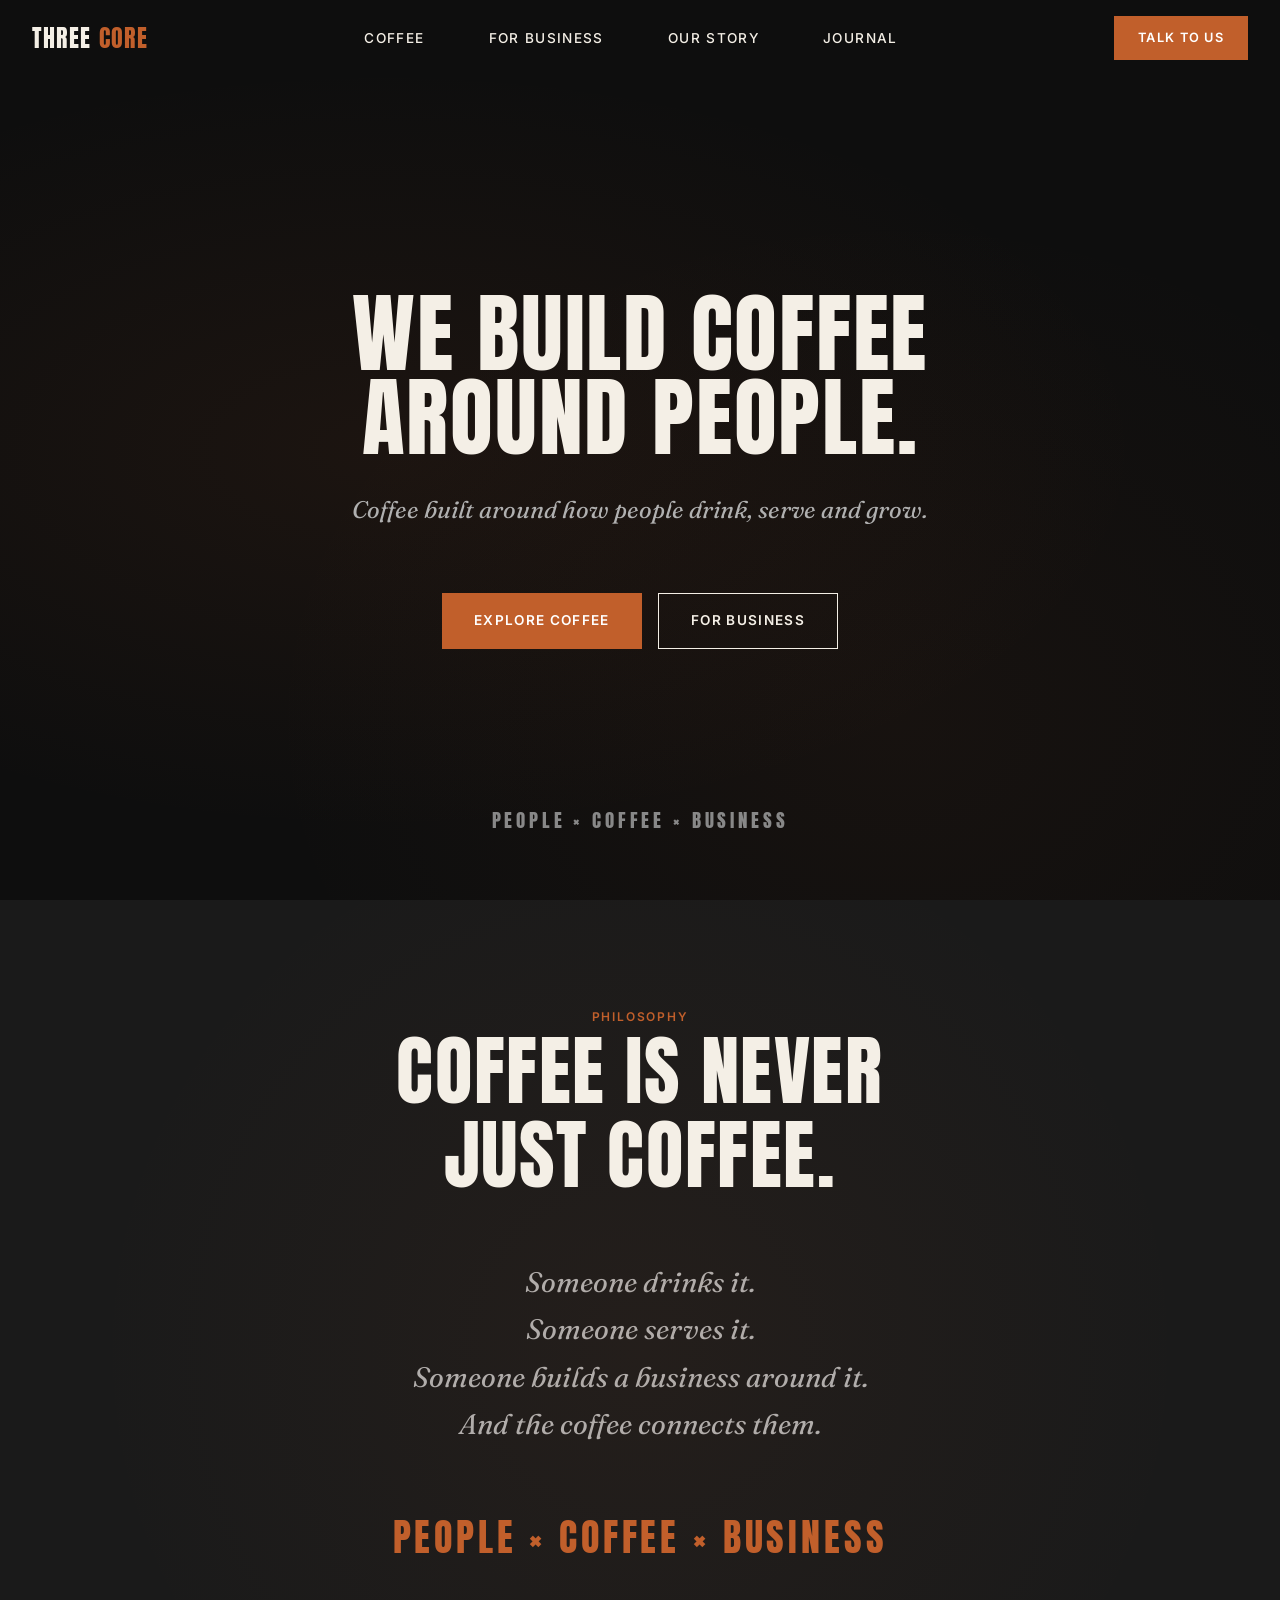
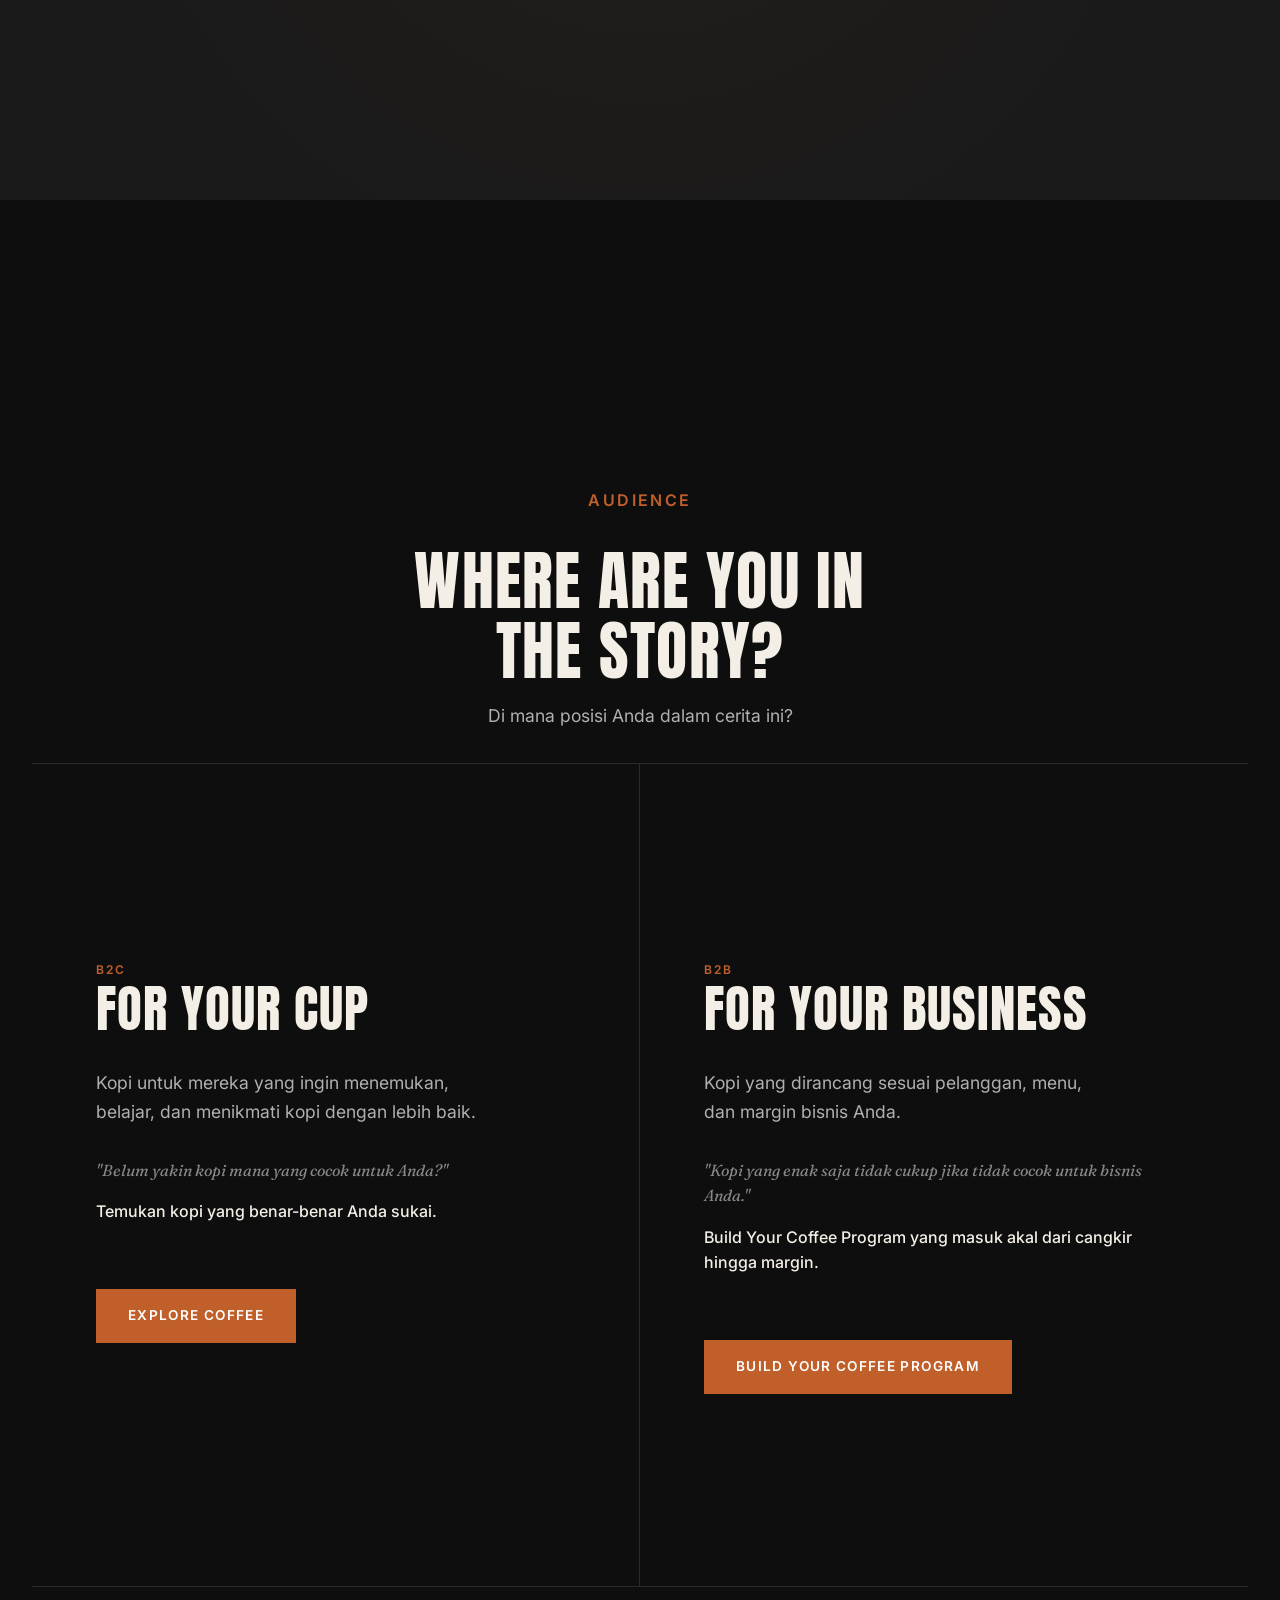
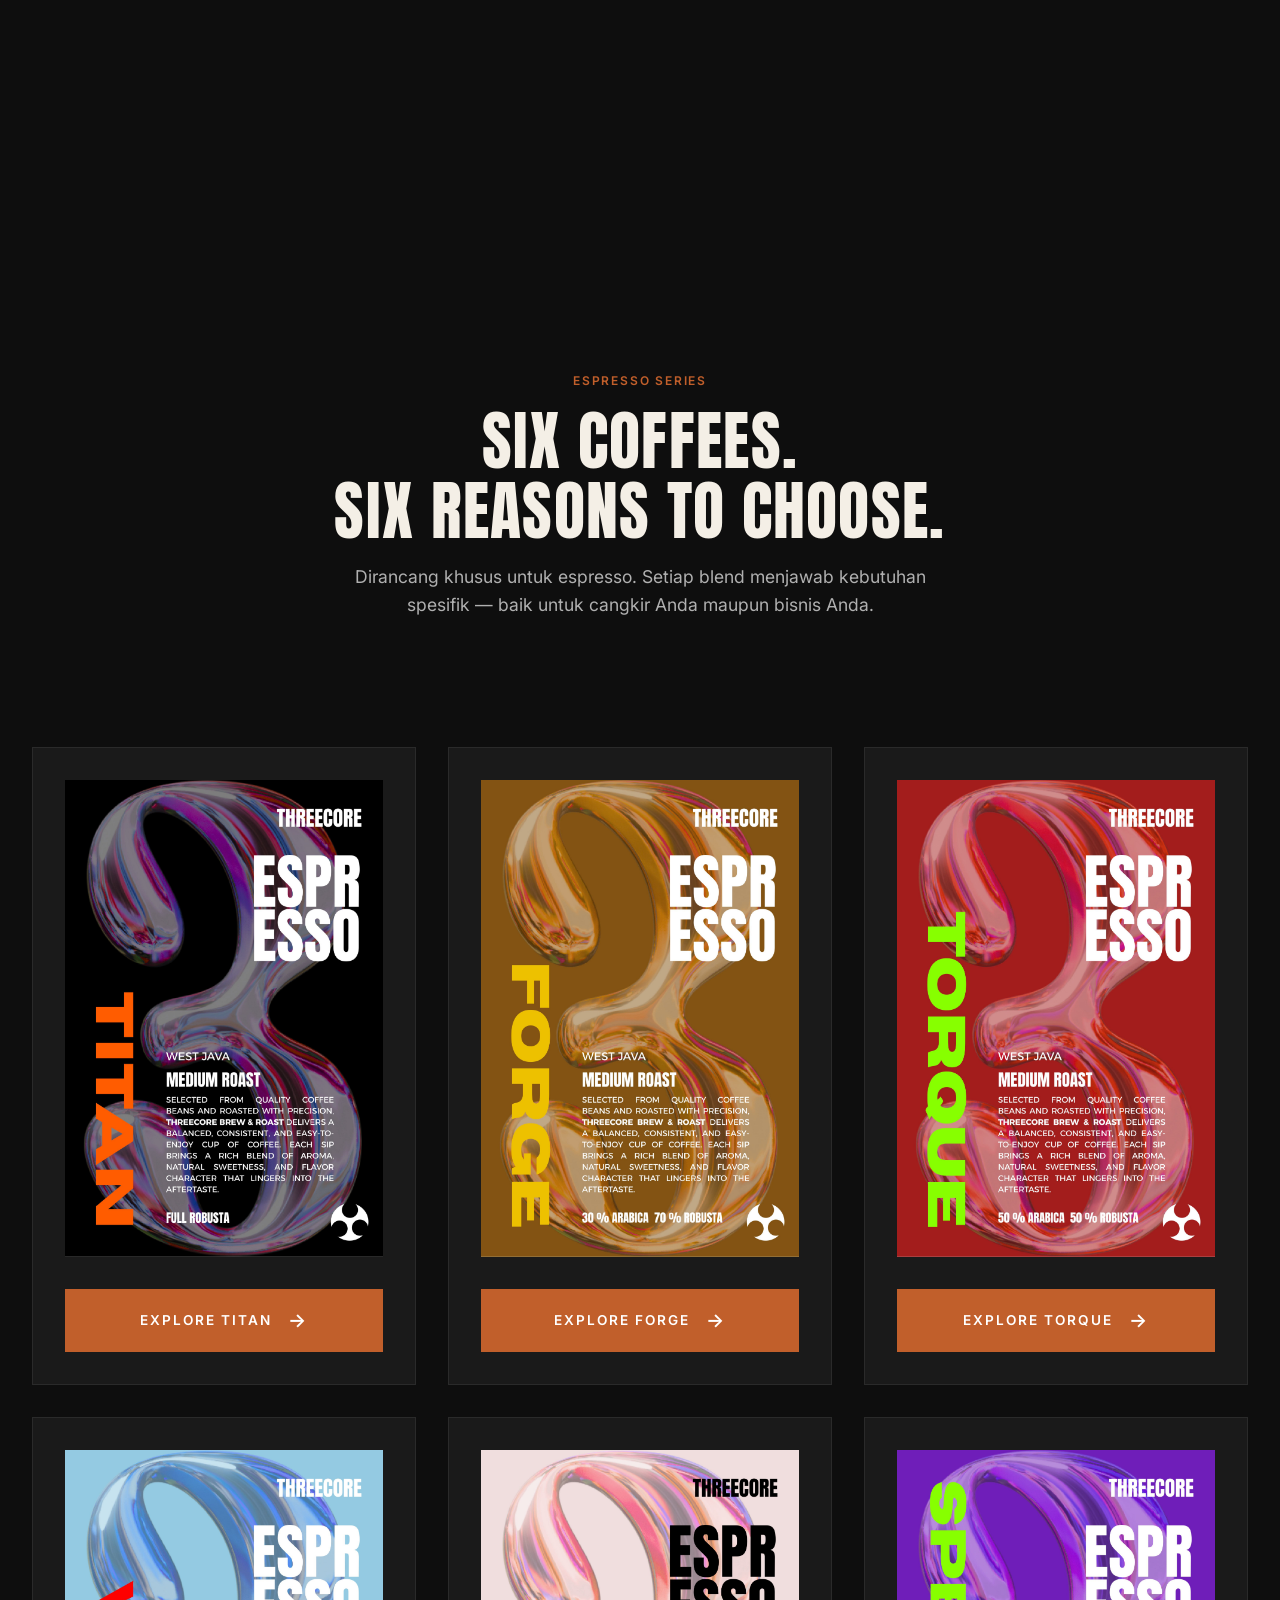
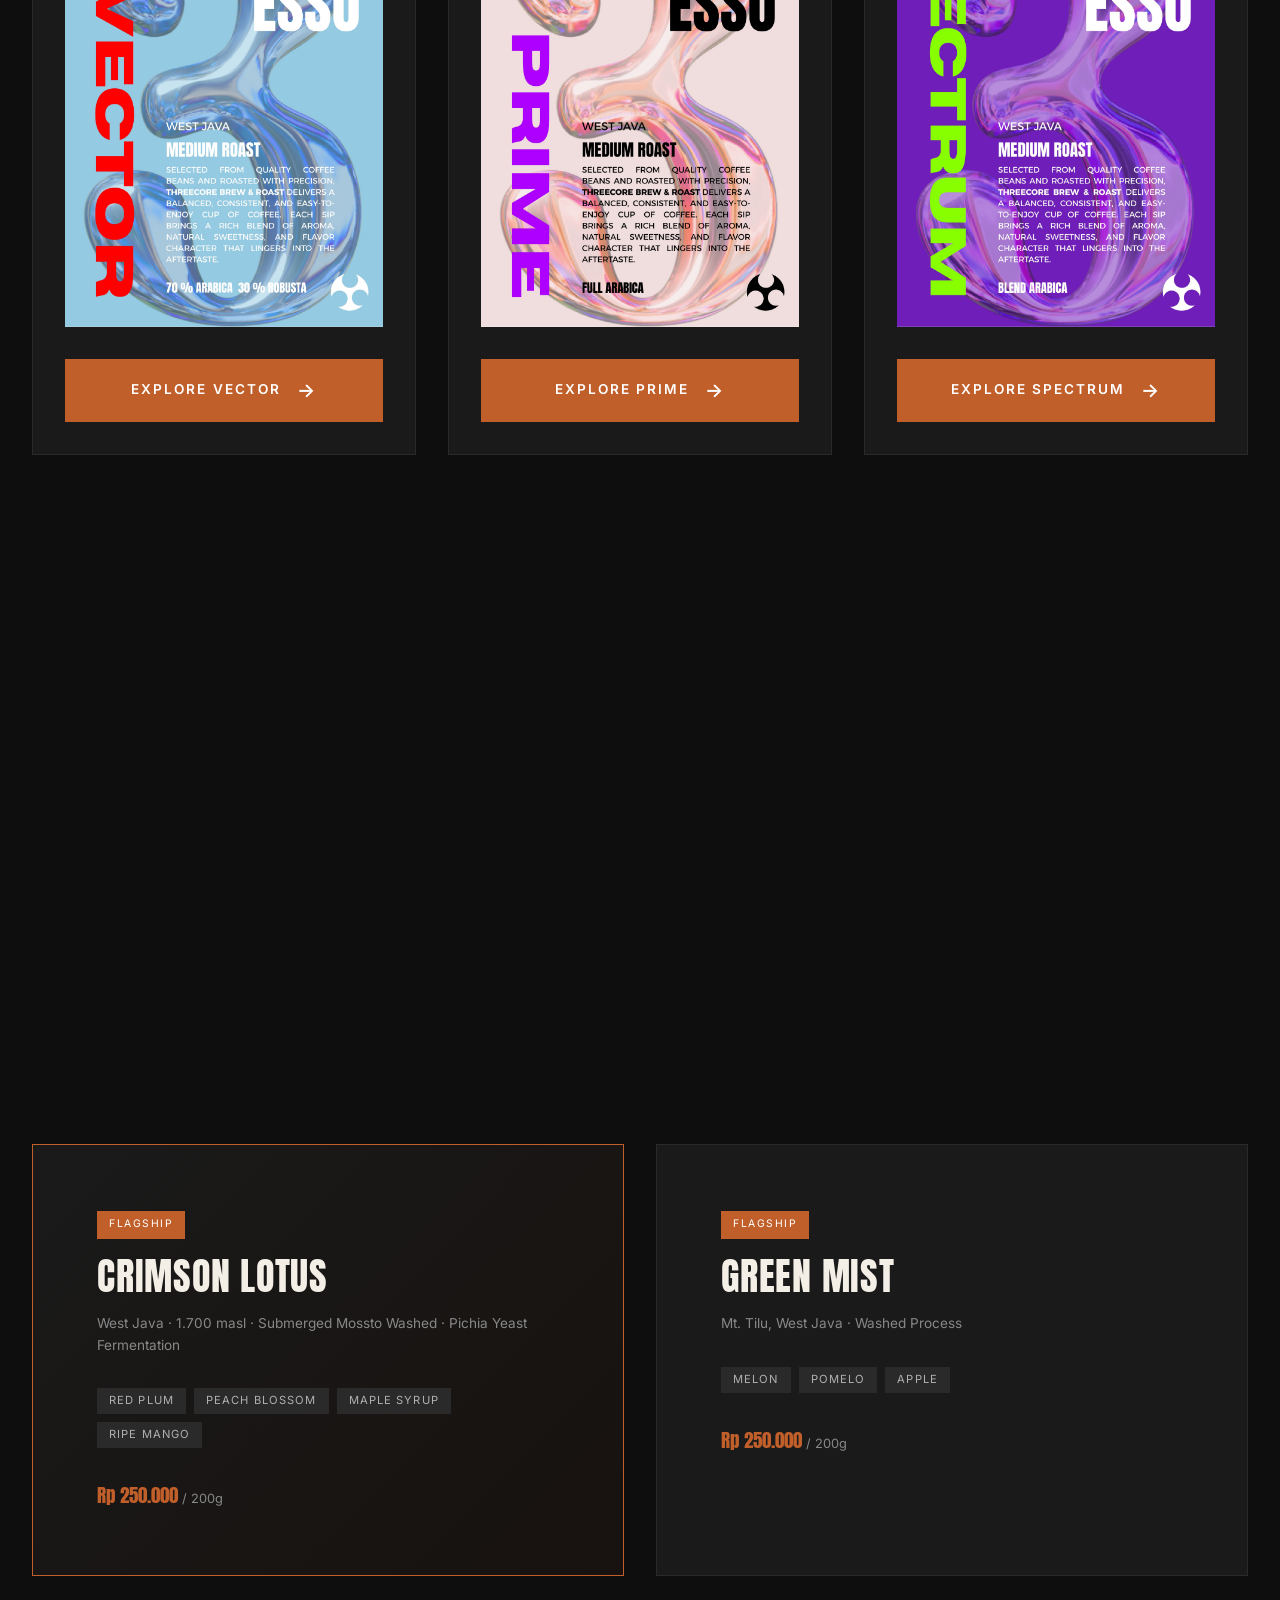
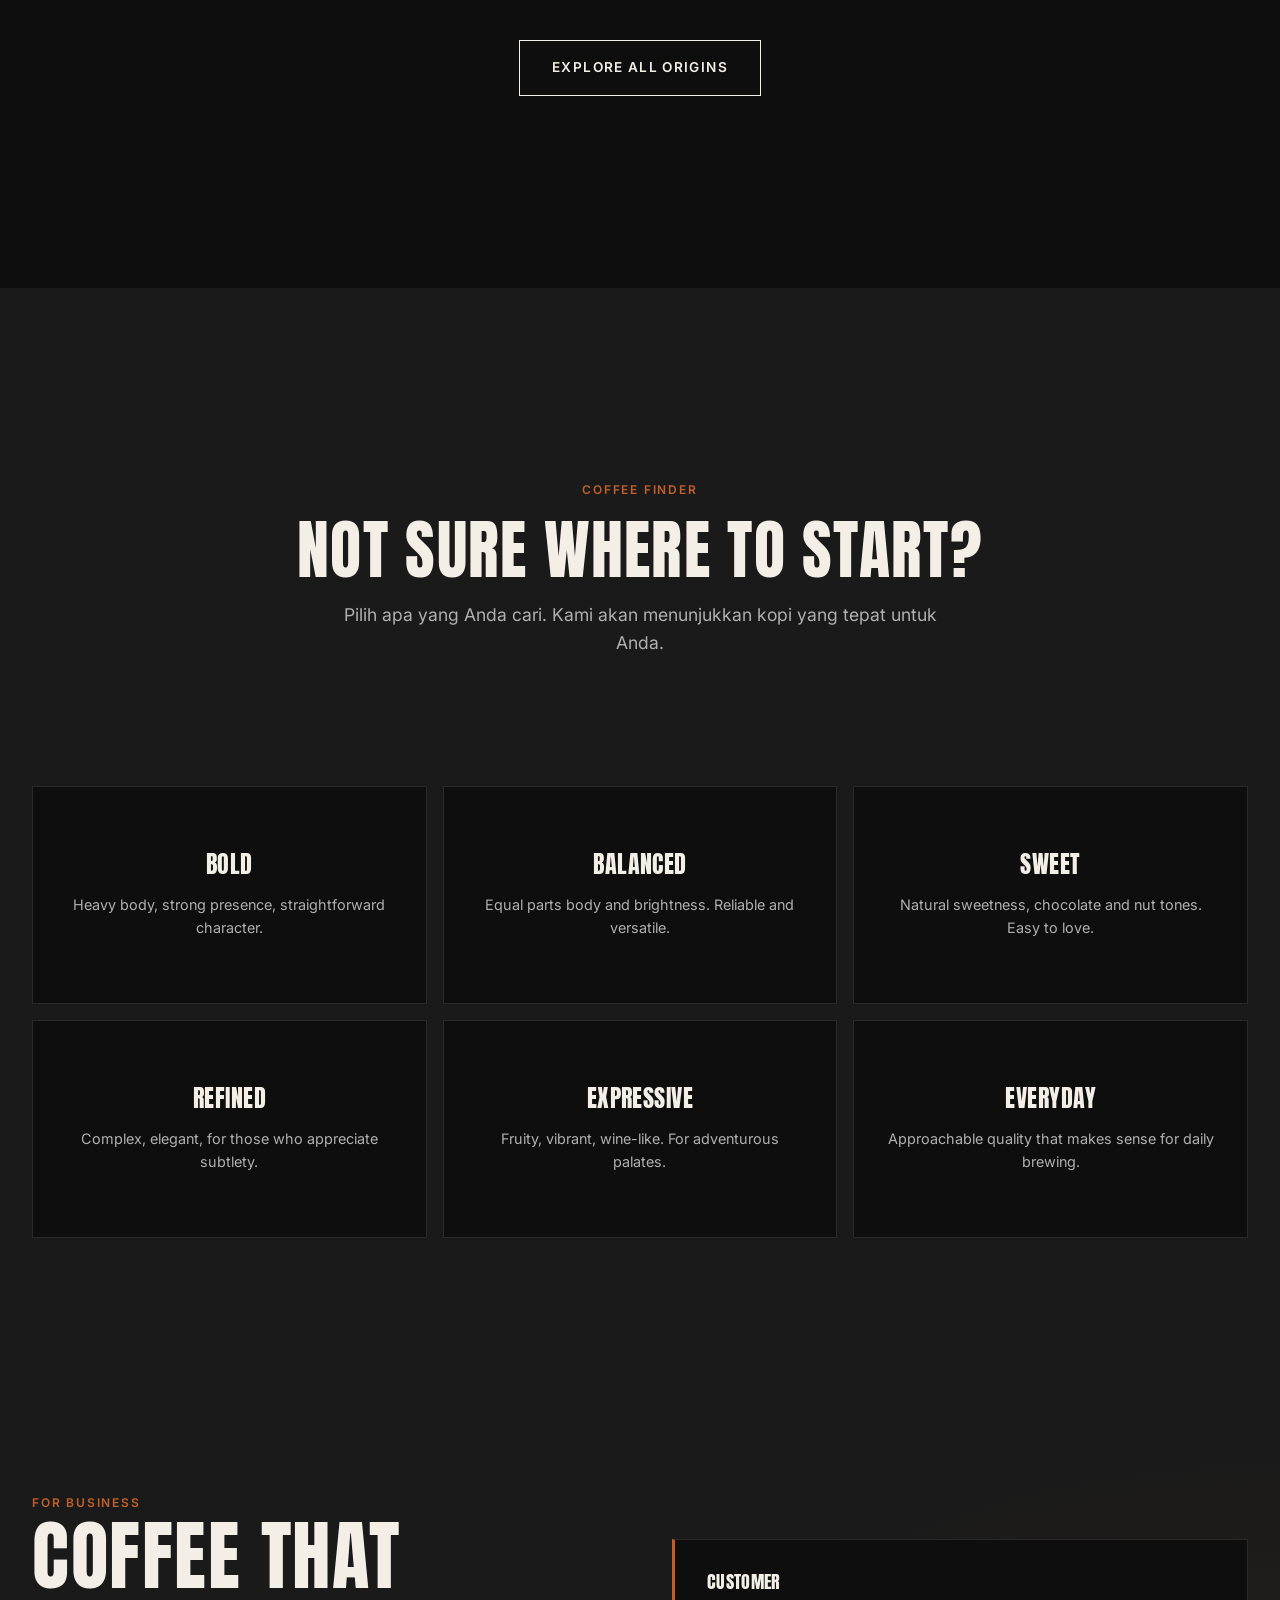
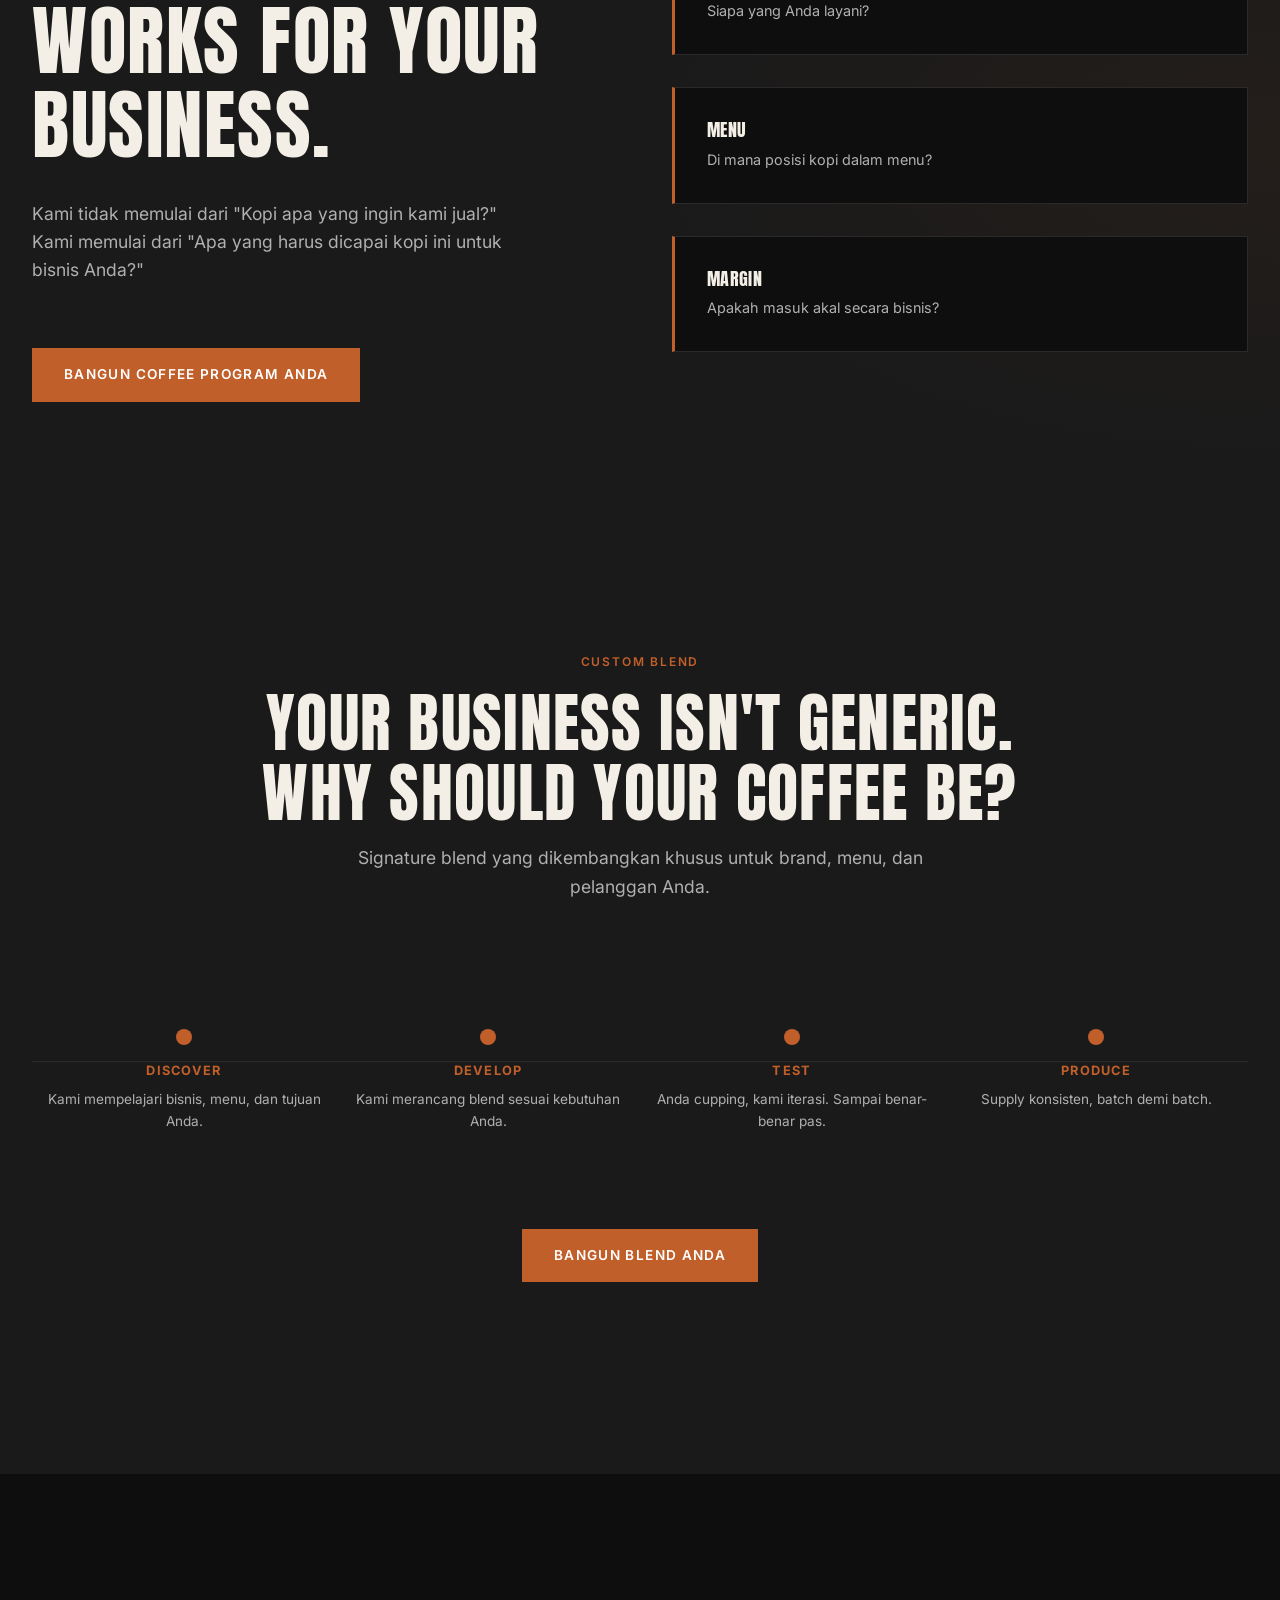
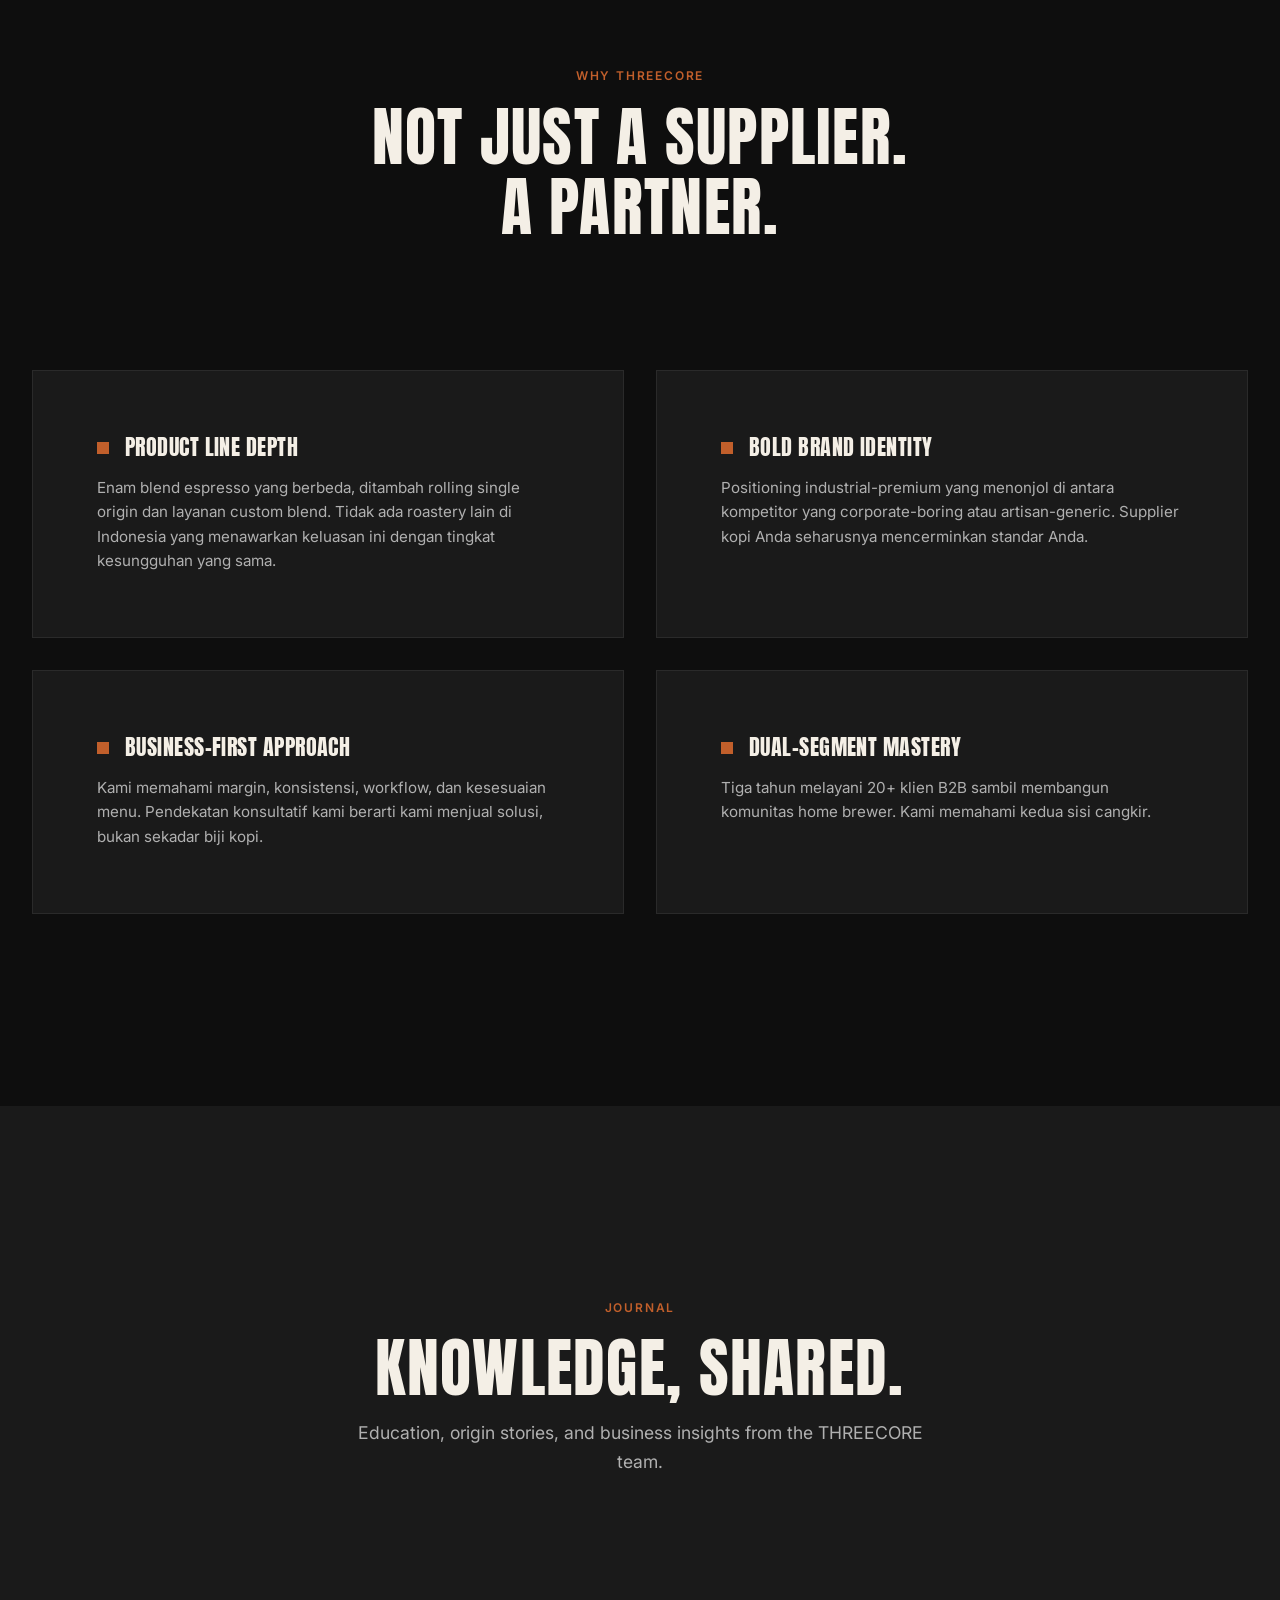
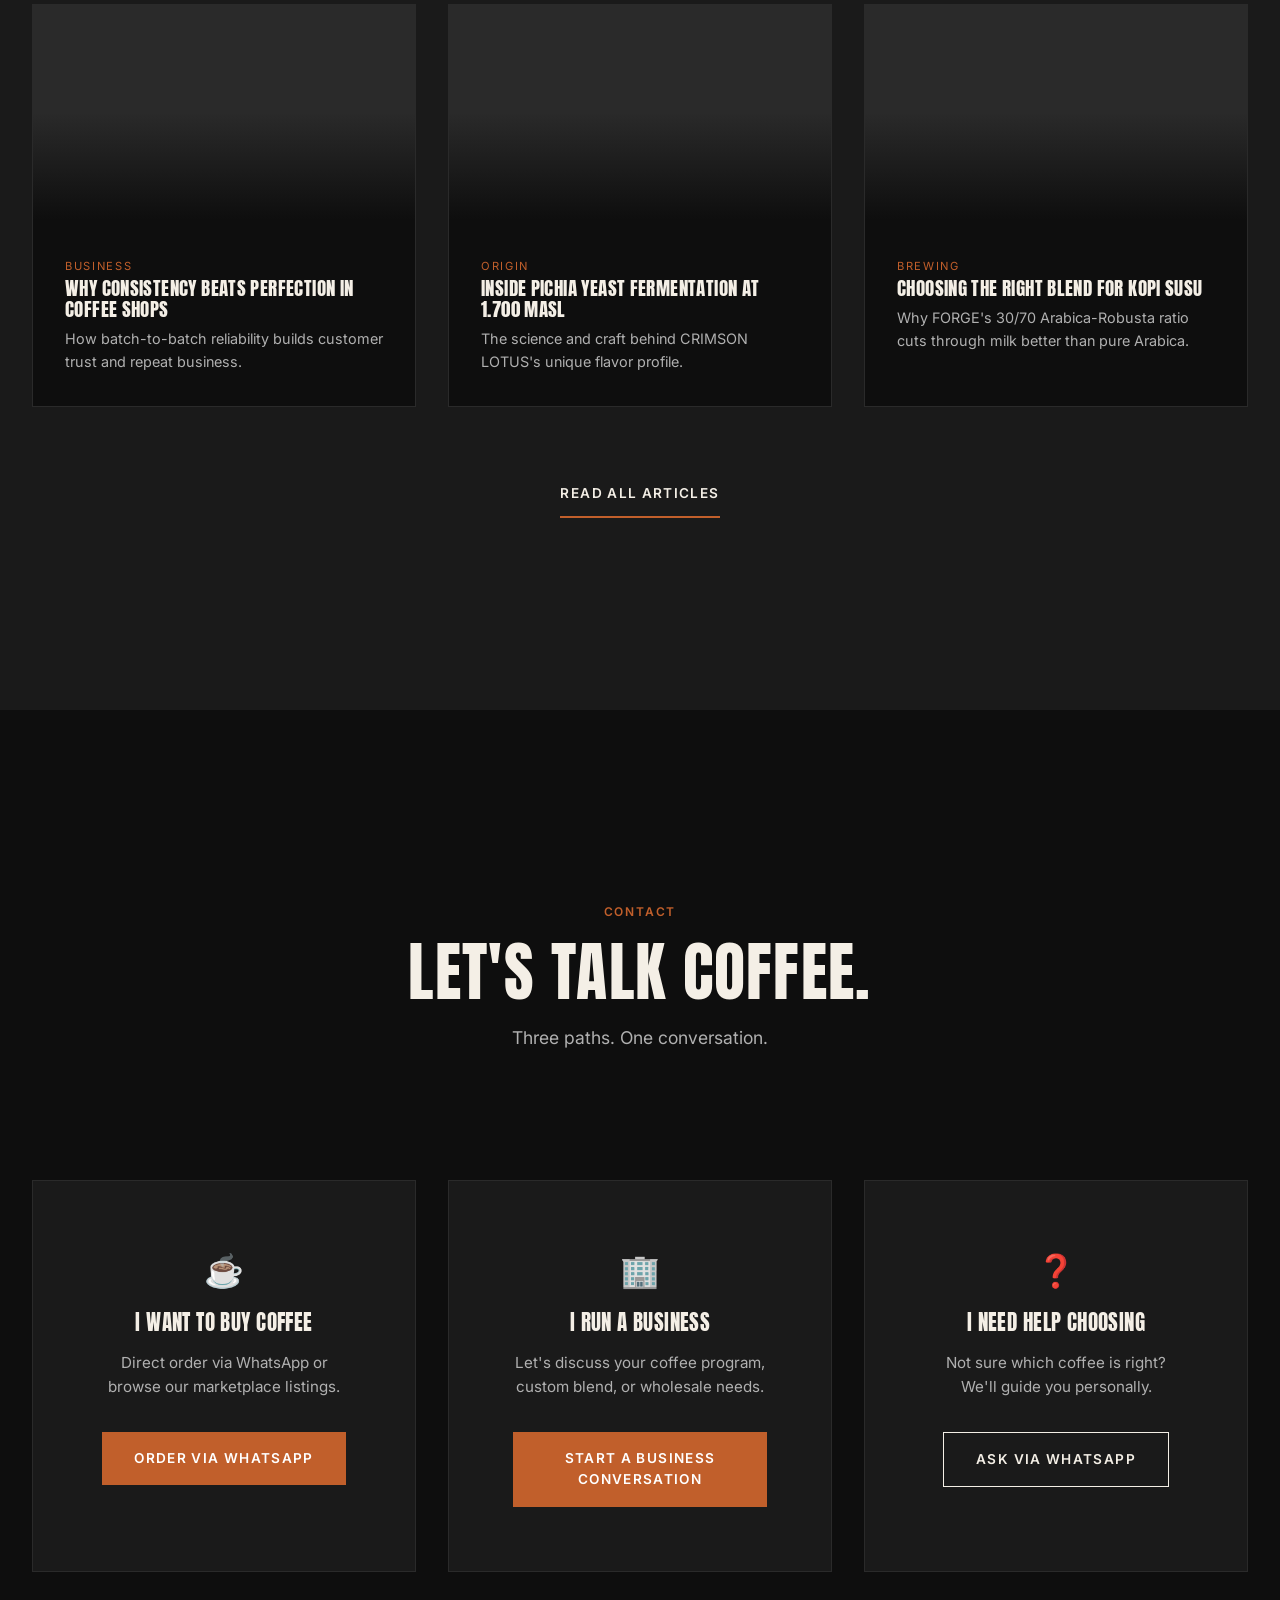
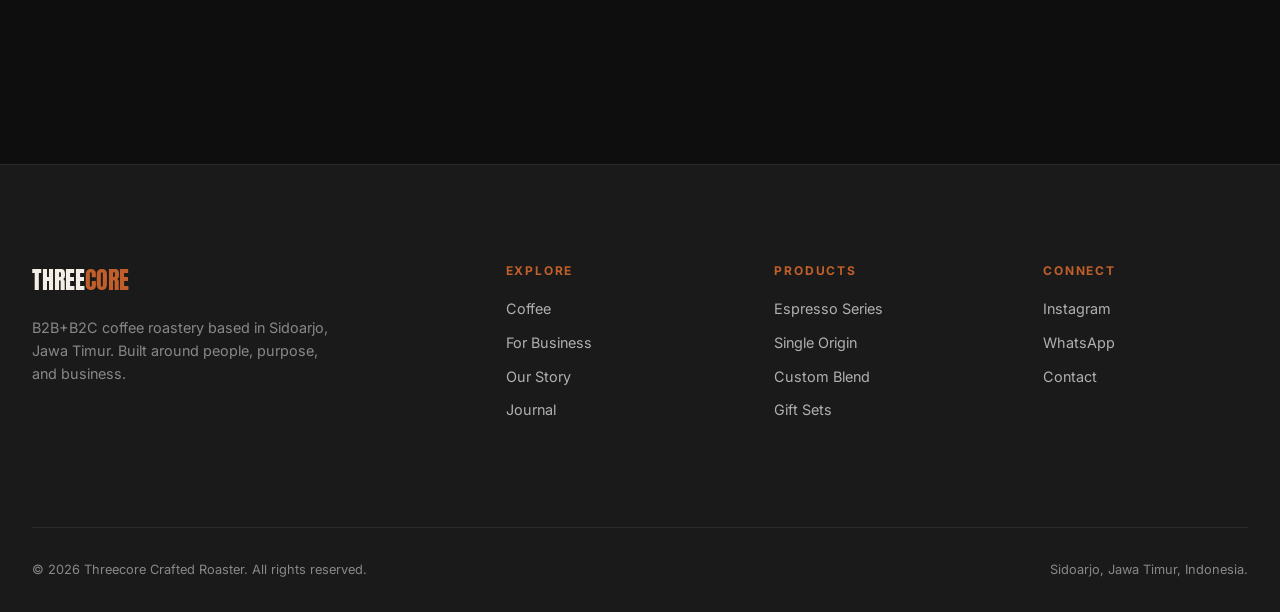
<file: index.html>
<!DOCTYPE html>
<html lang="id">
<head>
  <meta charset="UTF-8">
  <meta name="viewport" content="width=device-width, initial-scale=1.0">
  <meta name="description" content="Threecore Crafted Roaster — B2B+B2C coffee brand built around people. Six espresso blends, single origin rolling, custom blend service. Sidoarjo, Jawa Timur.">
  <title>THREECORE — Crafted Roaster</title>
  <link rel="stylesheet" href="css/style.css">
</head>
<body>

  <!-- Navigation -->
  <nav class="nav">
    <div class="nav-inner">
      <a href="index.html" class="nav-logo">THREE<span>CORE</span></a>
      <ul class="nav-links">
        <li><a href="coffee.html">Coffee</a></li>
        <li><a href="business.html">For Business</a></li>
        <li><a href="story.html">Our Story</a></li>
        <li><a href="journal.html">Journal</a></li>
      </ul>
      <a href="contact.html" class="nav-cta">Talk to Us</a>
      <button class="nav-mobile-toggle" aria-label="Open menu">☰</button>
    </div>
  </nav>

  <!-- Mobile Menu -->
  <div class="mobile-menu">
    <button class="mobile-close" aria-label="Close menu">✕</button>
    <a href="coffee.html">Coffee</a>
    <a href="business.html">For Business</a>
    <a href="story.html">Our Story</a>
    <a href="journal.html">Journal</a>
    <a href="contact.html">Talk to Us</a>
  </div>

  <!-- Hero -->
  <section class="hero" id="home">
    <div class="hero-bg"></div>
    <div class="hero-content">
      <h1 class="hero-headline">WE BUILD COFFEE<br>AROUND PEOPLE.</h1>
      <p class="hero-subline">Coffee built around how people drink, serve and grow.</p>
      <div class="hero-cta btn-group">
        <a href="coffee.html" class="btn btn-primary">Explore Coffee</a>
        <a href="business.html" class="btn btn-secondary">For Business</a>
      </div>
    </div>
    <div class="hero-formula">PEOPLE × COFFEE × BUSINESS</div>
  </section>

  <!-- Philosophy -->
  <section class="philosophy" id="philosophy">
    <div class="philosophy-bg"></div>
    <div class="philosophy-content">
      <span class="label reveal">Philosophy</span>
      <h2 class="philosophy-headline reveal">COFFEE IS NEVER<br>JUST COFFEE.</h2>
      <div class="philosophy-steps">
        <p class="philosophy-step">Someone drinks it.</p>
        <p class="philosophy-step">Someone serves it.</p>
        <p class="philosophy-step">Someone builds a business around it.</p>
        <p class="philosophy-step">And the coffee connects them.</p>
      </div>
      <div class="philosophy-formula reveal">PEOPLE × COFFEE × BUSINESS</div>
    </div>
  </section>

  <!-- Split Section (B2C/B2B) -->
  <section class="split-section" id="audience">
    <div class="container">
      <div class="section-header center reveal">
        <span class="label">Audience</span>
        <h2>WHERE ARE YOU IN<br>THE STORY?</h2>
        <p>Di mana posisi Anda dalam cerita ini?</p>
      </div>
      <div class="split-grid reveal">
        <div class="split-item">
          <div class="split-item-bg"></div>
          <span class="label split-label">B2C</span>
          <h3 class="split-headline">For Your Cup</h3>
          <p class="split-body">Kopi untuk mereka yang ingin menemukan, belajar, dan menikmati kopi dengan lebih baik.</p>
          <p class="split-pain">"Belum yakin kopi mana yang cocok untuk Anda?"</p>
          <p class="split-desire">Temukan kopi yang benar-benar Anda sukai.</p>
          <a href="coffee.html" class="btn btn-primary">Explore Coffee</a>
        </div>
        <div class="split-item">
          <div class="split-item-bg"></div>
          <span class="label split-label">B2B</span>
          <h3 class="split-headline">For Your Business</h3>
          <p class="split-body">Kopi yang dirancang sesuai pelanggan, menu, dan margin bisnis Anda.</p>
          <p class="split-pain">"Kopi yang enak saja tidak cukup jika tidak cocok untuk bisnis Anda."</p>
          <p class="split-desire">Build Your Coffee Program yang masuk akal dari cangkir hingga margin.</p>
          <a href="business.html" class="btn btn-primary">Build Your Coffee Program</a>
        </div>
      </div>
    </div>
  </section>

  <!-- Espresso Series -->
  <section class="espresso-section" id="espresso">
    <div class="container">
      <div class="section-header center reveal">
        <span class="label">Espresso Series</span>
        <h2>SIX COFFEES.<br>SIX REASONS TO CHOOSE.</h2>
        <p>Dirancang khusus untuk espresso. Setiap blend menjawab kebutuhan spesifik — baik untuk cangkir Anda maupun bisnis Anda.</p>
      </div>

      <div class="espresso-grid">
        <!-- TITAN -->
        <a href="product-titan.html" class="product-card-poster reveal reveal-delay-1">
          <div class="product-card-poster-img">
            <img src="images/products/titan.jpg" alt="TITAN - The Robusta Master">
          </div>
          <div class="product-card-poster-cta">
          <span>Explore TITAN</span>
          <span class="arrow">→</span>
          </div>
        </a>

        <!-- FORGE -->
        <a href="product-forge.html" class="product-card-poster reveal reveal-delay-2">
          <div class="product-card-poster-img">
            <img src="images/products/forge.jpg" alt="FORGE - The Kopi Susu Master">
          </div>
          <div class="product-card-poster-cta">
          <span>Explore FORGE</span>
          <span class="arrow">→</span>
          </div>
        </a>

        <!-- TORQUE -->
        <a href="product-torque.html" class="product-card-poster reveal reveal-delay-3">
          <div class="product-card-poster-img">
            <img src="images/products/torque.jpg" alt="TORQUE - The Versatile Balance">
          </div>
          <div class="product-card-poster-cta">
          <span>Explore TORQUE</span>
          <span class="arrow">→</span>
          </div>
        </a>

        <!-- VECTOR -->
        <a href="product-vector.html" class="product-card-poster reveal reveal-delay-1">
          <div class="product-card-poster-img">
            <img src="images/products/vector.jpg" alt="VECTOR - The Upgrade Path">
          </div>
          <div class="product-card-poster-cta">
          <span>Explore VECTOR</span>
          <span class="arrow">→</span>
          </div>
        </a>

        <!-- PRIME -->
        <a href="product-prime.html" class="product-card-poster reveal reveal-delay-2">
          <div class="product-card-poster-img">
            <img src="images/products/prime.jpg" alt="PRIME - The Pure Elegance">
          </div>
          <div class="product-card-poster-cta">
          <span>Explore PRIME</span>
          <span class="arrow">→</span>
          </div>
       </a>

        <!-- SPECTRUM -->
        <a href="product-spectrum.html" class="product-card-poster reveal reveal-delay-3">
          <div class="product-card-poster-img">
            <img src="images/products/spectrum.jpg" alt="SPECTRUM - The Signature Showcase">
          </div>
          <div class="product-card-poster-cta">
          <span>Explore SPECTRUM</span>
          <span class="arrow">→</span>
          </div>
        </a>
        </div>
      </div>
    </div>
  </section>

  <!-- Single Origin -->
  <section class="origin-section" id="origin">
    <div class="container">
      <div class="section-header center reveal">
        <span class="label">Single Origin</span>
        <h2>DISCOVERED, NOT JUST SOURCED.</h2>
        <p>Rotasi origin dari Indonesia dan berbagai belahan dunia. Masing-masing punya cerita, masing-masing punya perjalanan rasa yang unik.</p>
      </div>
      <div class="origin-grid">
        <div class="origin-card origin-card-flagship reveal">
          <span class="origin-badge">Flagship</span>
          <h3 class="origin-name">CRIMSON LOTUS</h3>
          <p class="origin-meta">West Java · 1.700 masl · Submerged Mossto Washed · Pichia Yeast Fermentation</p>
          <div class="origin-notes">
            <span class="flavor-tag">Red Plum</span>
            <span class="flavor-tag">Peach Blossom</span>
            <span class="flavor-tag">Maple Syrup</span>
            <span class="flavor-tag">Ripe Mango</span>
          </div>
          <div class="origin-price">Rp 250.000 <span style="font-size:0.8rem;color:var(--tcr-gray);font-family:var(--font-body);">/ 200g</span></div>
        </div>
        <div class="origin-card reveal reveal-delay-1">
          <span class="origin-badge">Flagship</span>
          <h3 class="origin-name">GREEN MIST</h3>
          <p class="origin-meta">Mt. Tilu, West Java · Washed Process</p>
          <div class="origin-notes">
            <span class="flavor-tag">Melon</span>
            <span class="flavor-tag">Pomelo</span>
            <span class="flavor-tag">Apple</span>
          </div>
          <div class="origin-price">Rp 250.000 <span style="font-size:0.8rem;color:var(--tcr-gray);font-family:var(--font-body);">/ 200g</span></div>
        </div>
      </div>
      <div style="text-align:center; margin-top: var(--space-lg);">
        <a href="coffee.html#single-origin" class="btn btn-secondary">Explore All Origins</a>
      </div>
    </div>
  </section>

  <!-- Coffee Finder -->
  <section class="finder-section" id="finder">
    <div class="container">
      <div class="section-header center reveal">
        <span class="label">Coffee Finder</span>
        <h2>NOT SURE WHERE TO START?</h2>
        <p>Pilih apa yang Anda cari. Kami akan menunjukkan kopi yang tepat untuk Anda.</p>
      </div>
      <div class="finder-grid reveal">
        <div class="finder-option" data-preference="bold">
          <h4>BOLD</h4>
          <p>Heavy body, strong presence, straightforward character.</p>
        </div>
        <div class="finder-option" data-preference="balanced">
          <h4>BALANCED</h4>
          <p>Equal parts body and brightness. Reliable and versatile.</p>
        </div>
        <div class="finder-option" data-preference="sweet">
          <h4>SWEET</h4>
          <p>Natural sweetness, chocolate and nut tones. Easy to love.</p>
        </div>
        <div class="finder-option" data-preference="refined">
          <h4>REFINED</h4>
          <p>Complex, elegant, for those who appreciate subtlety.</p>
        </div>
        <div class="finder-option" data-preference="expressive">
          <h4>EXPRESSIVE</h4>
          <p>Fruity, vibrant, wine-like. For adventurous palates.</p>
        </div>
        <div class="finder-option" data-preference="everyday">
          <h4>EVERYDAY</h4>
          <p>Approachable quality that makes sense for daily brewing.</p>
        </div>
      </div>
    </div>
  </section>

  <!-- Business Philosophy -->
  <section class="business-hero" id="business">
    <div class="container">
      <div class="grid-2" style="align-items:center;">
        <div class="reveal">
          <span class="label">For Business</span>
          <h2 style="font-size: clamp(2.5rem, 6vw, 5rem); margin-bottom: var(--space-md);">COFFEE THAT WORKS FOR YOUR BUSINESS.</h2>
          <p style="color: var(--tcr-gray-light); font-size: 1.1rem; margin-bottom: var(--space-lg); max-width: 500px;">
            Kami tidak memulai dari "Kopi apa yang ingin kami jual?" Kami memulai dari "Apa yang harus dicapai kopi ini untuk bisnis Anda?"
          </p>
          <a href="business.html" class="btn btn-primary">Bangun Coffee Program Anda</a>
        </div>
        <div class="reveal reveal-delay-2" style="display:grid; gap: var(--space-md);">
          <div style="padding: var(--space-md); background: var(--tcr-black); border: 1px solid var(--tcr-charcoal); border-left: 3px solid var(--tcr-copper);">
            <h4 style="font-size: 1.1rem; margin-bottom: 0.5rem;">Customer</h4>
            <p style="color: var(--tcr-gray-light); font-size: 0.9rem;">Siapa yang Anda layani?</p>
          </div>
          <div style="padding: var(--space-md); background: var(--tcr-black); border: 1px solid var(--tcr-charcoal); border-left: 3px solid var(--tcr-copper);">
            <h4 style="font-size: 1.1rem; margin-bottom: 0.5rem;">Menu</h4>
            <p style="color: var(--tcr-gray-light); font-size: 0.9rem;">Di mana posisi kopi dalam menu?</p>
          </div>
          <div style="padding: var(--space-md); background: var(--tcr-black); border: 1px solid var(--tcr-charcoal); border-left: 3px solid var(--tcr-copper);">
            <h4 style="font-size: 1.1rem; margin-bottom: 0.5rem;">Margin</h4>
            <p style="color: var(--tcr-gray-light); font-size: 0.9rem;">Apakah masuk akal secara bisnis?</p>
          </div>
        </div>
      </div>
    </div>
  </section>

  <!-- Custom Blend -->
  <section class="customblend-section" id="custom-blend">
    <div class="container">
      <div class="section-header center reveal">
        <span class="label">Custom Blend</span>
        <h2>YOUR BUSINESS ISN'T GENERIC.<br>WHY SHOULD YOUR COFFEE BE?</h2>
        <p>Signature blend yang dikembangkan khusus untuk brand, menu, dan pelanggan Anda.</p>
      </div>
      <div class="process-timeline reveal">
        <div class="process-step">
          <div class="process-step-dot"></div>
          <h5>Discover</h5>
          <p>Kami mempelajari bisnis, menu, dan tujuan Anda.</p>
        </div>
        <div class="process-step">
          <div class="process-step-dot"></div>
          <h5>Develop</h5>
          <p>Kami merancang blend sesuai kebutuhan Anda.</p>
        </div>
        <div class="process-step">
          <div class="process-step-dot"></div>
          <h5>Test</h5>
          <p>Anda cupping, kami iterasi. Sampai benar-benar pas.</p>
        </div>
        <div class="process-step">
          <div class="process-step-dot"></div>
          <h5>Produce</h5>
          <p>Supply konsisten, batch demi batch.</p>
        </div>
      </div>
      <div style="text-align:center; margin-top: var(--space-xl);">
        <a href="business.html#custom-blend" class="btn btn-primary">Bangun Blend Anda</a>
      </div>
    </div>
  </section>

  <!-- Why THREECORE -->
  <section class="why-section" id="why">
    <div class="container">
      <div class="section-header center reveal">
        <span class="label">Why Threecore</span>
        <h2>NOT JUST A SUPPLIER.<br>A PARTNER.</h2>
      </div>
      <div class="why-grid">
        <div class="why-item reveal">
          <h4>Product Line Depth</h4>
          <p>Enam blend espresso yang berbeda, ditambah rolling single origin dan layanan custom blend. Tidak ada roastery lain di Indonesia yang menawarkan keluasan ini dengan tingkat kesungguhan yang sama.</p>
        </div>
        <div class="why-item reveal reveal-delay-1">
          <h4>Bold Brand Identity</h4>
          <p>Positioning industrial-premium yang menonjol di antara kompetitor yang corporate-boring atau artisan-generic. Supplier kopi Anda seharusnya mencerminkan standar Anda.</p>
        </div>
        <div class="why-item reveal reveal-delay-2">
          <h4>Business-First Approach</h4>
          <p>Kami memahami margin, konsistensi, workflow, dan kesesuaian menu. Pendekatan konsultatif kami berarti kami menjual solusi, bukan sekadar biji kopi.</p>
        </div>
        <div class="why-item reveal reveal-delay-3">
          <h4>Dual-Segment Mastery</h4>
          <p>Tiga tahun melayani 20+ klien B2B sambil membangun komunitas home brewer. Kami memahami kedua sisi cangkir.</p>
        </div>
      </div>
    </div>
  </section>

  <!-- Journal Preview -->
  <section class="journal-section" id="journal">
    <div class="container">
      <div class="section-header center reveal">
        <span class="label">Journal</span>
        <h2>KNOWLEDGE, SHARED.</h2>
        <p>Education, origin stories, and business insights from the THREECORE team.</p>
      </div>
      <div class="journal-grid">
        <article class="journal-card reveal">
          <div class="journal-card-image"></div>
          <div class="journal-card-content">
            <span class="journal-card-category">Business</span>
            <h4>Why Consistency Beats Perfection in Coffee Shops</h4>
            <p>How batch-to-batch reliability builds customer trust and repeat business.</p>
          </div>
        </article>
        <article class="journal-card reveal reveal-delay-1">
          <div class="journal-card-image"></div>
          <div class="journal-card-content">
            <span class="journal-card-category">Origin</span>
            <h4>Inside Pichia Yeast Fermentation at 1.700 MASL</h4>
            <p>The science and craft behind CRIMSON LOTUS's unique flavor profile.</p>
          </div>
        </article>
        <article class="journal-card reveal reveal-delay-2">
          <div class="journal-card-image"></div>
          <div class="journal-card-content">
            <span class="journal-card-category">Brewing</span>
            <h4>Choosing the Right Blend for Kopi Susu</h4>
            <p>Why FORGE's 30/70 Arabica-Robusta ratio cuts through milk better than pure Arabica.</p>
          </div>
        </article>
      </div>
      <div style="text-align:center; margin-top: var(--space-lg);">
        <a href="journal.html" class="btn btn-ghost">Read All Articles</a>
      </div>
    </div>
  </section>

  <!-- Final CTA / Contact -->
  <section class="contact-section" id="contact">
    <div class="container">
      <div class="section-header center reveal">
        <span class="label">Contact</span>
        <h2>LET'S TALK COFFEE.</h2>
        <p>Three paths. One conversation.</p>
      </div>
      <div class="contact-grid reveal">
        <div class="contact-path">
          <div class="contact-path-icon">☕</div>
          <h4>I Want to Buy Coffee</h4>
          <p>Direct order via WhatsApp or browse our marketplace listings.</p>
          <a href="https://wa.me/6281234567890?text=Hi%20Threecore%2C%20I%20want%20to%20buy%20coffee" class="btn btn-primary" target="_blank">Order via WhatsApp</a>
        </div>
        <div class="contact-path">
          <div class="contact-path-icon">🏢</div>
          <h4>I Run a Business</h4>
          <p>Let's discuss your coffee program, custom blend, or wholesale needs.</p>
          <a href="business.html" class="btn btn-primary">Start a Business Conversation</a>
        </div>
        <div class="contact-path">
          <div class="contact-path-icon">❓</div>
          <h4>I Need Help Choosing</h4>
          <p>Not sure which coffee is right? We'll guide you personally.</p>
          <a href="https://wa.me/6281234567890?text=Hi%20Threecore%2C%20I%20need%20help%20choosing%20coffee" class="btn btn-secondary" target="_blank">Ask via WhatsApp</a>
        </div>
      </div>
    </div>
  </section>

  <!-- Footer -->
  <footer class="footer">
    <div class="container">
      <div class="footer-grid">
        <div>
          <div class="footer-brand">THREE<span>CORE</span></div>
          <p class="footer-desc">B2B+B2C coffee roastery based in Sidoarjo, Jawa Timur. Built around people, purpose, and business.</p>
        </div>
        <div class="footer-col">
          <h5>Explore</h5>
          <ul>
            <li><a href="coffee.html">Coffee</a></li>
            <li><a href="business.html">For Business</a></li>
            <li><a href="story.html">Our Story</a></li>
            <li><a href="journal.html">Journal</a></li>
          </ul>
        </div>
        <div class="footer-col">
          <h5>Products</h5>
          <ul>
            <li><a href="coffee.html#espresso">Espresso Series</a></li>
            <li><a href="coffee.html#single-origin">Single Origin</a></li>
            <li><a href="business.html#custom-blend">Custom Blend</a></li>
            <li><a href="coffee.html#gift">Gift Sets</a></li>
          </ul>
        </div>
        <div class="footer-col">
          <h5>Connect</h5>
          <ul>
            <li><a href="https://instagram.com/threecoreroaster" target="_blank">Instagram</a></li>
            <li><a href="https://wa.me/6281234567890" target="_blank">WhatsApp</a></li>
            <li><a href="contact.html">Contact</a></li>
          </ul>
        </div>
      </div>
      <div class="footer-bottom">
        <p>© 2026 Threecore Crafted Roaster. All rights reserved.</p>
        <p>Sidoarjo, Jawa Timur, Indonesia.</p>
      </div>
    </div>
  </footer>

  <script src="js/main.js"></script>
</body>
</html>
</file>
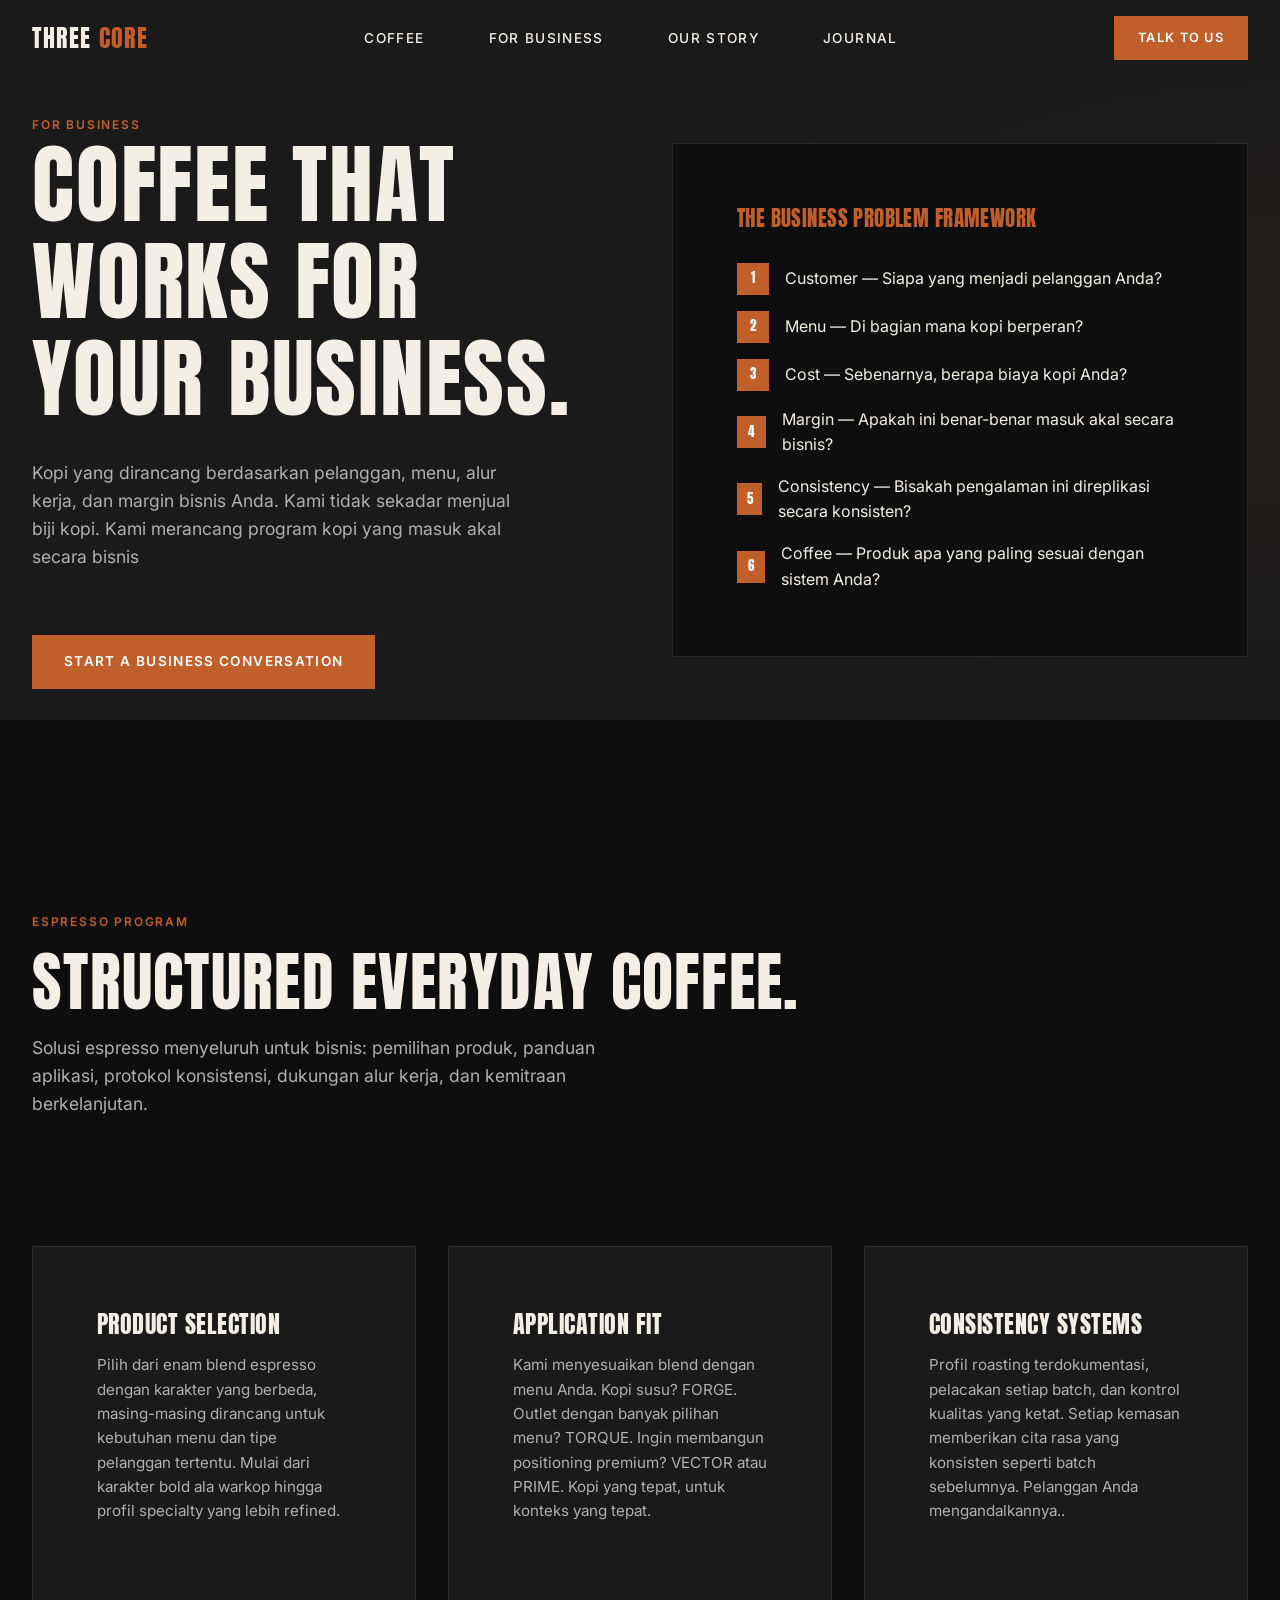
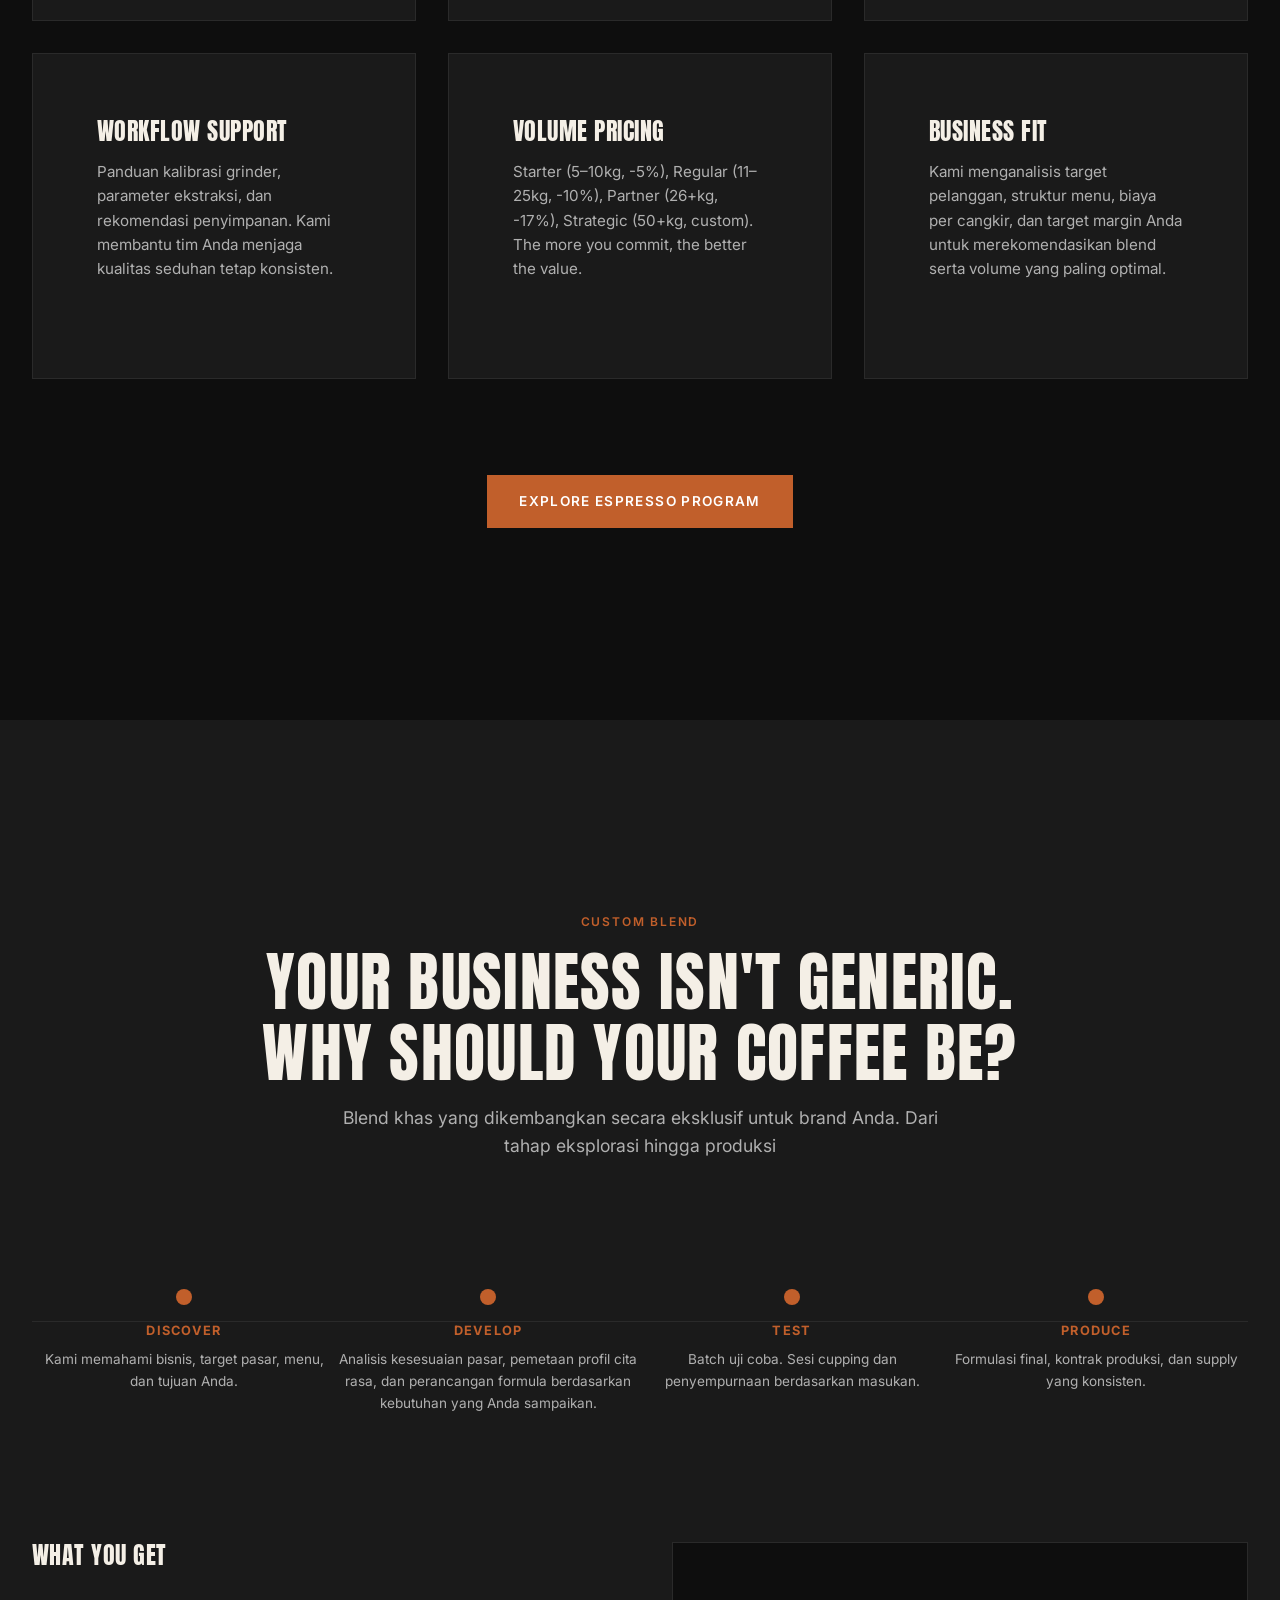
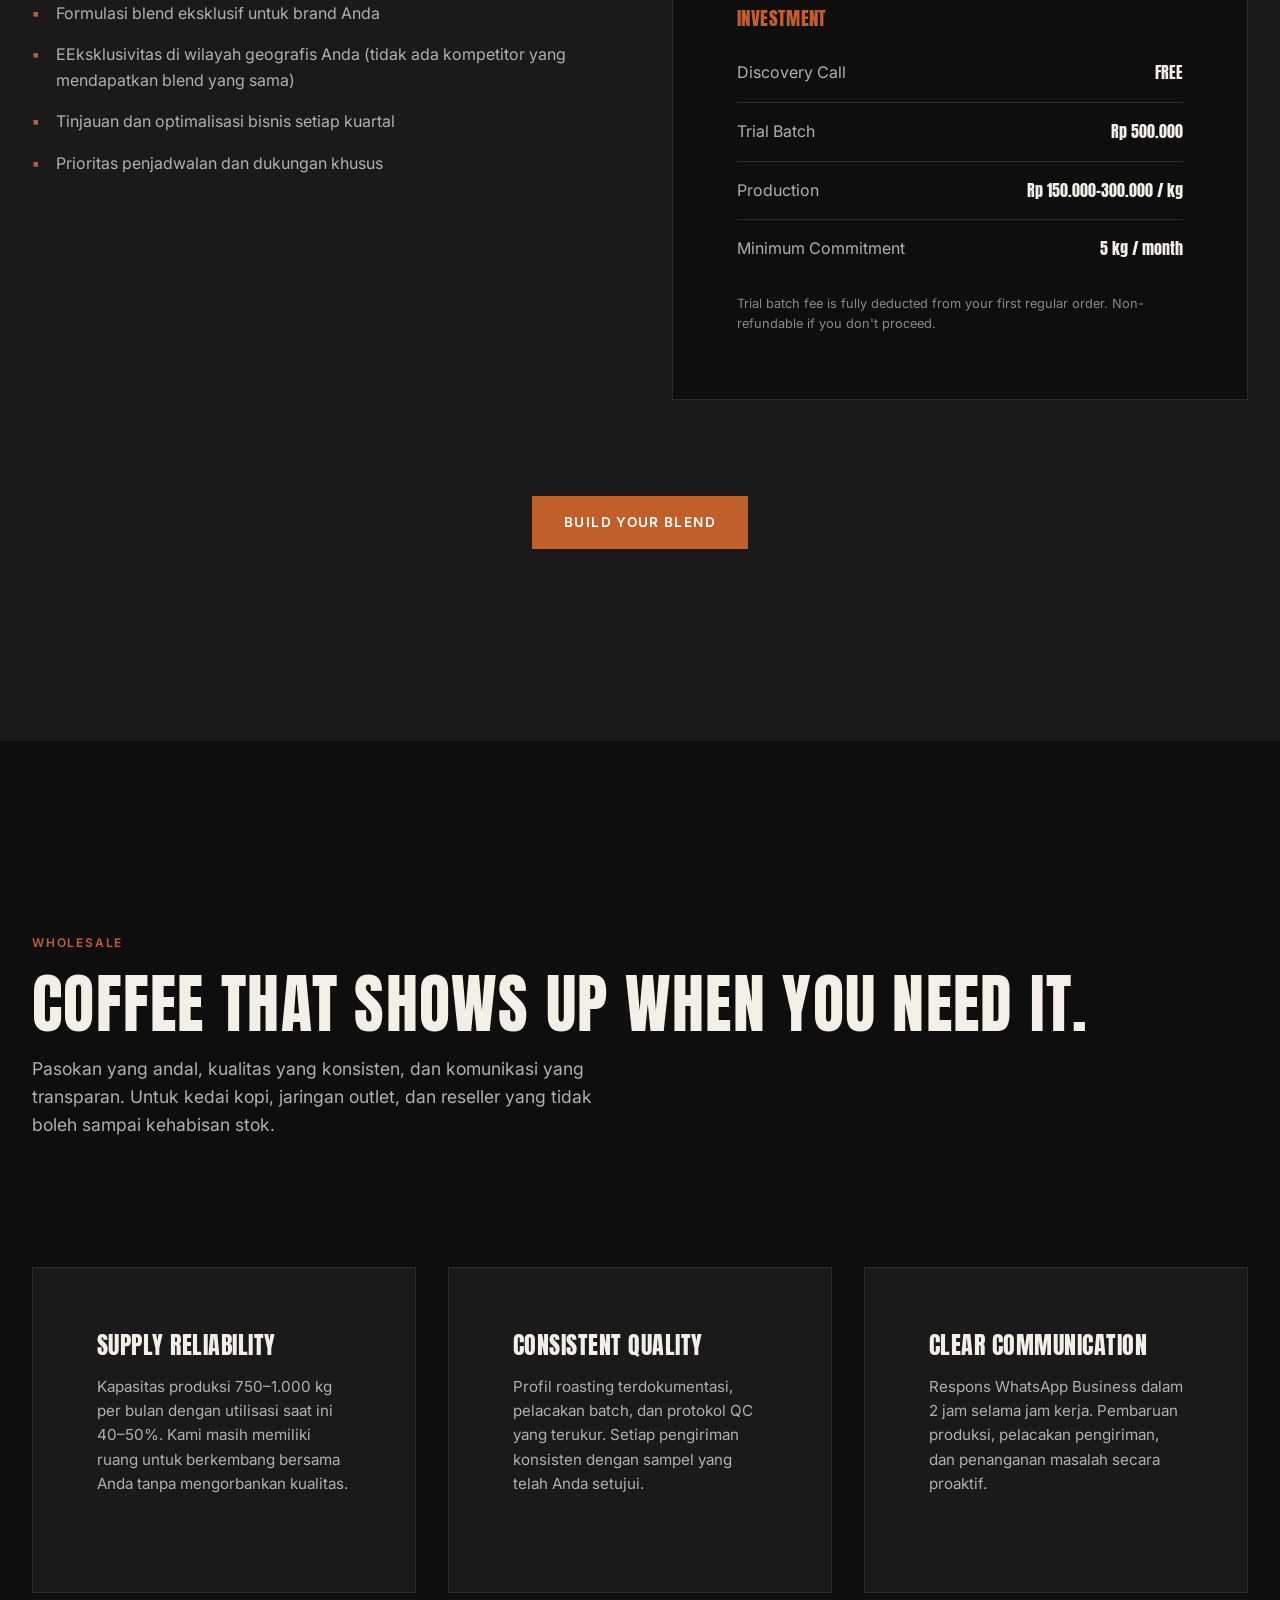
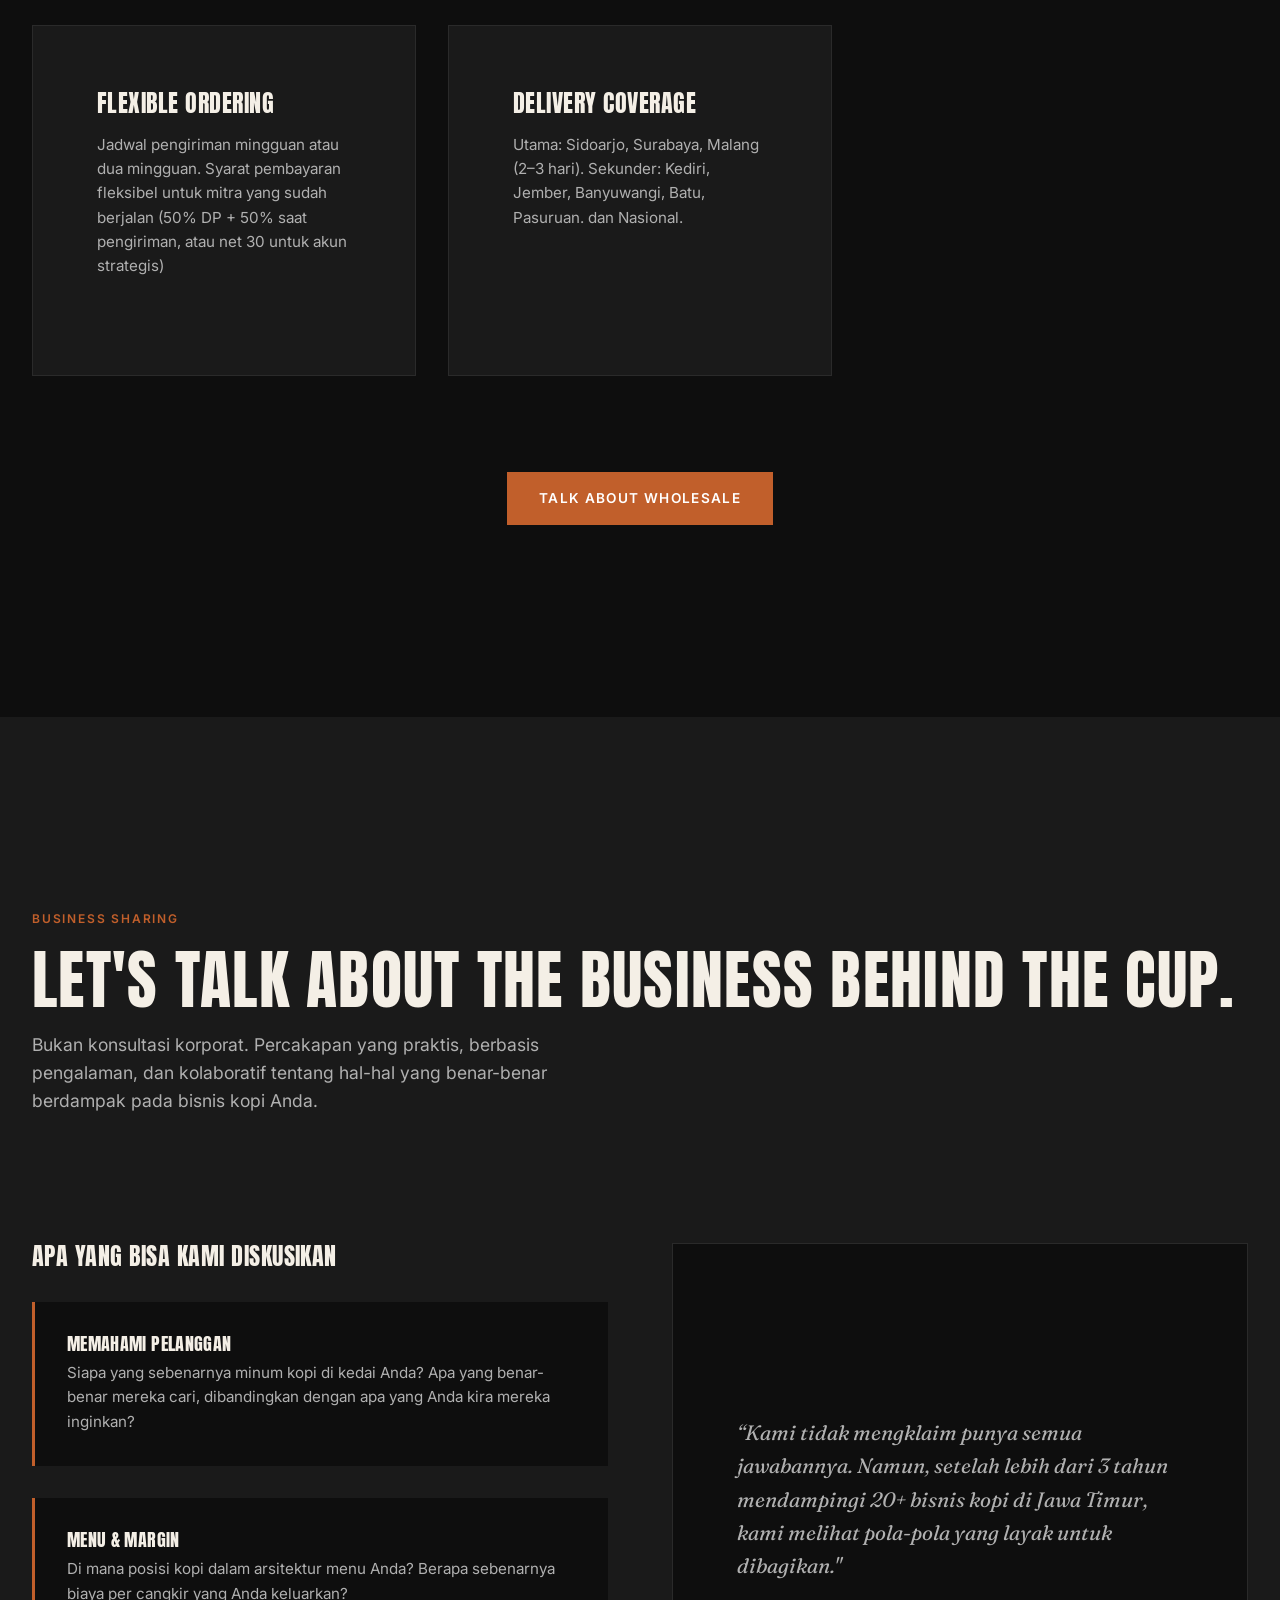
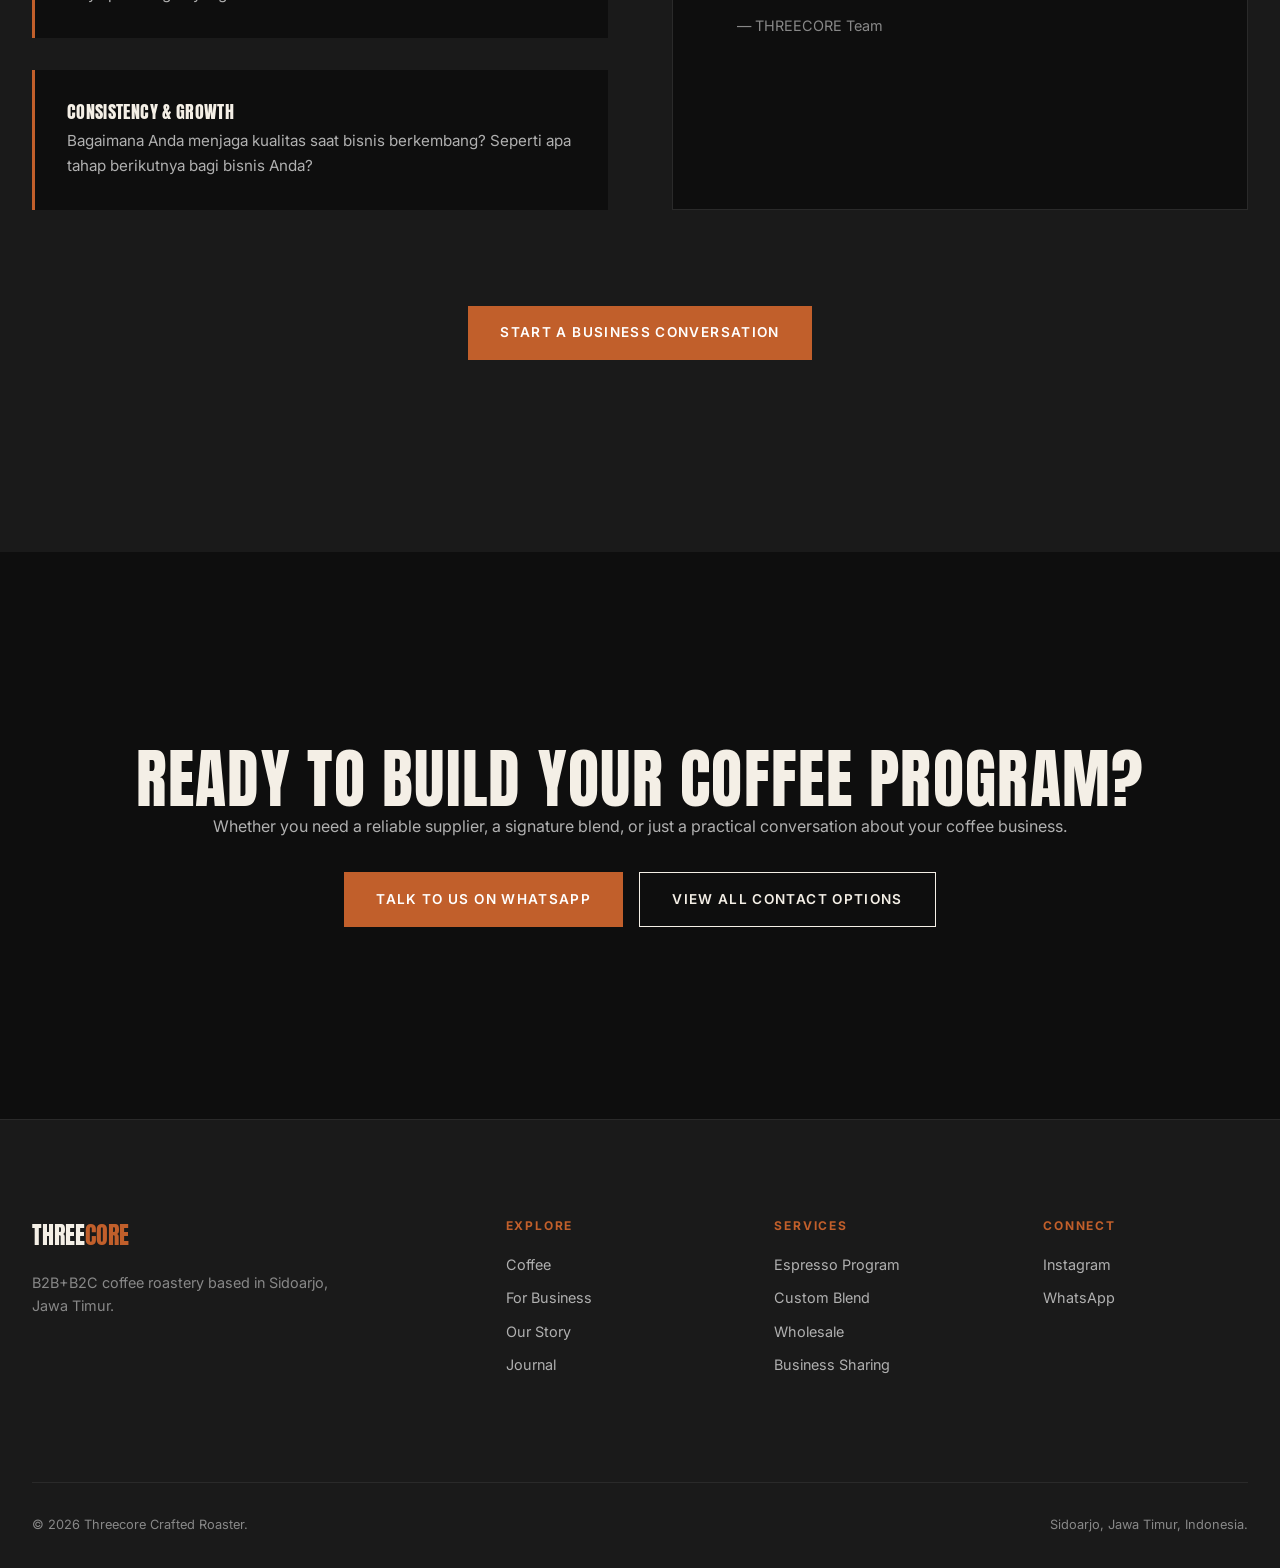
<file: business.html>
<!DOCTYPE html>
<html lang="id">
<head>
  <meta charset="UTF-8">
  <meta name="viewport" content="width=device-width, initial-scale=1.0">
  <meta name="description" content="THREECORE for Business: espresso programs, custom blends, wholesale, and business sharing. Coffee built around your customers, menu, and margin.">
  <title>For Business — THREECORE Crafted Roaster</title>
  <link rel="stylesheet" href="css/style.css">
</head>
<body>

  <nav class="nav">
    <div class="nav-inner">
      <a href="index.html" class="nav-logo">THREE<span>CORE</span></a>
      <ul class="nav-links">
        <li><a href="coffee.html">Coffee</a></li>
        <li><a href="business.html" class="active">For Business</a></li>
        <li><a href="story.html">Our Story</a></li>
        <li><a href="journal.html">Journal</a></li>
      </ul>
      <a href="contact.html" class="nav-cta">Talk to Us</a>
      <button class="nav-mobile-toggle" aria-label="Open menu">☰</button>
    </div>
  </nav>

  <div class="mobile-menu">
    <button class="mobile-close" aria-label="Close menu">✕</button>
    <a href="coffee.html">Coffee</a>
    <a href="business.html">For Business</a>
    <a href="story.html">Our Story</a>
    <a href="journal.html">Journal</a>
    <a href="contact.html">Talk to Us</a>
  </div>

  <section class="business-hero" style="min-height: 80vh; padding-top: 80px;">
    <div class="container">
      <div class="grid-2" style="align-items:center;">
        <div class="reveal">
          <span class="label">For Business</span>
          <h1 style="font-size: clamp(2.5rem, 7vw, 5.5rem); margin-bottom: var(--space-md);">COFFEE THAT WORKS FOR YOUR BUSINESS.</h1>
          <p style="color: var(--tcr-gray-light); font-size: 1.1rem; margin-bottom: var(--space-lg); max-width: 500px;">
            Kopi yang dirancang berdasarkan pelanggan, menu, alur kerja, dan margin bisnis Anda. Kami tidak sekadar menjual biji kopi. Kami merancang program kopi yang masuk akal secara bisnis
          </p>
          <a href="https://wa.me/6281234567890?text=Hi%20Threecore%2C%20I%20run%20a%20business%20and%20want%20to%20discuss%20coffee" class="btn btn-primary" target="_blank">Start a Business Conversation</a>
        </div>
        <div class="reveal reveal-delay-2">
          <div style="padding: var(--space-lg); background: var(--tcr-black); border: 1px solid var(--tcr-charcoal);">
            <h3 style="font-size: 1.3rem; margin-bottom: var(--space-md); color: var(--tcr-copper);">The Business Problem Framework</h3>
            <div style="display:flex; flex-direction:column; gap: var(--space-sm);">
              <div style="display:flex; align-items:center; gap: var(--space-sm);">
                <div style="width: 32px; height: 32px; background: var(--tcr-copper); display:flex; align-items:center; justify-content:center; font-family: var(--font-display); color: white; font-size: 0.8rem;">1</div>
                <span style="color: var(--tcr-cream);">Customer — Siapa yang menjadi pelanggan Anda?</span>
              </div>
              <div style="display:flex; align-items:center; gap: var(--space-sm);">
                <div style="width: 32px; height: 32px; background: var(--tcr-copper); display:flex; align-items:center; justify-content:center; font-family: var(--font-display); color: white; font-size: 0.8rem;">2</div>
                <span style="color: var(--tcr-cream);">Menu — Di bagian mana kopi berperan?</span>
              </div>
              <div style="display:flex; align-items:center; gap: var(--space-sm);">
                <div style="width: 32px; height: 32px; background: var(--tcr-copper); display:flex; align-items:center; justify-content:center; font-family: var(--font-display); color: white; font-size: 0.8rem;">3</div>
                <span style="color: var(--tcr-cream);">Cost — Sebenarnya, berapa biaya kopi Anda?</span>
              </div>
              <div style="display:flex; align-items:center; gap: var(--space-sm);">
                <div style="width: 32px; height: 32px; background: var(--tcr-copper); display:flex; align-items:center; justify-content:center; font-family: var(--font-display); color: white; font-size: 0.8rem;">4</div>
                <span style="color: var(--tcr-cream);">Margin — Apakah ini benar-benar masuk akal secara bisnis?</span>
              </div>
              <div style="display:flex; align-items:center; gap: var(--space-sm);">
                <div style="width: 32px; height: 32px; background: var(--tcr-copper); display:flex; align-items:center; justify-content:center; font-family: var(--font-display); color: white; font-size: 0.8rem;">5</div>
                <span style="color: var(--tcr-cream);">Consistency — Bisakah pengalaman ini direplikasi secara konsisten?</span>
              </div>
              <div style="display:flex; align-items:center; gap: var(--space-sm);">
                <div style="width: 32px; height: 32px; background: var(--tcr-copper); display:flex; align-items:center; justify-content:center; font-family: var(--font-display); color: white; font-size: 0.8rem;">6</div>
                <span style="color: var(--tcr-cream);">Coffee — Produk apa yang paling sesuai dengan sistem Anda?</span>
              </div>
            </div>
          </div>
        </div>
      </div>
    </div>
  </section>

  <section class="framework-section" id="espresso-program">
    <div class="container">
      <div class="section-header reveal">
        <span class="label">Espresso Program</span>
        <h2>STRUCTURED EVERYDAY COFFEE.</h2>
        <p>Solusi espresso menyeluruh untuk bisnis: pemilihan produk, panduan aplikasi, protokol konsistensi, dukungan alur kerja, dan kemitraan berkelanjutan.</p>
      </div>
      <div class="grid-3">
        <div class="service-card reveal">
          <h3>Product Selection</h3>
          <p>Pilih dari enam blend espresso dengan karakter yang berbeda, masing-masing dirancang untuk kebutuhan menu dan tipe pelanggan tertentu. Mulai dari karakter bold ala warkop hingga profil specialty yang lebih refined.</p>
        </div>
        <div class="service-card reveal reveal-delay-1">
          <h3>Application Fit</h3>
          <p>Kami menyesuaikan blend dengan menu Anda. Kopi susu? FORGE. Outlet dengan banyak pilihan menu? TORQUE. Ingin membangun positioning premium? VECTOR atau PRIME. Kopi yang tepat, untuk konteks yang tepat.</p>
        </div>
        <div class="service-card reveal reveal-delay-2">
          <h3>Consistency Systems</h3>
          <p>Profil roasting terdokumentasi, pelacakan setiap batch, dan kontrol kualitas yang ketat. Setiap kemasan memberikan cita rasa yang konsisten seperti batch sebelumnya. Pelanggan Anda mengandalkannya..</p>
        </div>
        <div class="service-card reveal">
          <h3>Workflow Support</h3>
          <p>Panduan kalibrasi grinder, parameter ekstraksi, dan rekomendasi penyimpanan. Kami membantu tim Anda menjaga kualitas seduhan tetap konsisten.</p>
        </div>
        <div class="service-card reveal reveal-delay-1">
          <h3>Volume Pricing</h3>
          <p>Starter (5–10kg, -5%), Regular (11–25kg, -10%), Partner (26+kg, -17%), Strategic (50+kg, custom). The more you commit, the better the value.</p>
        </div>
        <div class="service-card reveal reveal-delay-2">
          <h3>Business Fit</h3>
          <p>Kami menganalisis target pelanggan, struktur menu, biaya per cangkir, dan target margin Anda untuk merekomendasikan blend serta volume yang paling optimal.</p>
        </div>
      </div>
      <div style="text-align:center; margin-top: var(--space-xl);">
        <a href="coffee.html#espresso" class="btn btn-primary">Explore Espresso Program</a>
      </div>
    </div>
  </section>

  <section class="customblend-section" id="custom-blend">
    <div class="container">
      <div class="section-header center reveal">
        <span class="label">Custom Blend</span>
        <h2>YOUR BUSINESS ISN'T GENERIC.<br>WHY SHOULD YOUR COFFEE BE?</h2>
        <p>Blend khas yang dikembangkan secara eksklusif untuk brand Anda. Dari tahap eksplorasi hingga produksi</p>
      </div>
      <div class="process-timeline reveal">
        <div class="process-step">
          <div class="process-step-dot"></div>
          <h5>Discover</h5>
          <p>Kami memahami bisnis, target pasar, menu, dan tujuan Anda.</p>
        </div>
        <div class="process-step">
          <div class="process-step-dot"></div>
          <h5>Develop</h5>
          <p>Analisis kesesuaian pasar, pemetaan profil cita rasa, dan perancangan formula berdasarkan kebutuhan yang Anda sampaikan.</p>
        </div>
        <div class="process-step">
          <div class="process-step-dot"></div>
          <h5>Test</h5>
          <p>Batch uji coba. Sesi cupping dan penyempurnaan berdasarkan masukan.</p>
        </div>
        <div class="process-step">
          <div class="process-step-dot"></div>
          <h5>Produce</h5>
          <p>Formulasi final, kontrak produksi, dan supply yang konsisten.</p>
        </div>
      </div>
      <div class="grid-2" style="margin-top: var(--space-2xl);">
        <div class="reveal">
          <h3 style="font-size: 1.5rem; margin-bottom: var(--space-md);">What You Get</h3>
          <ul style="list-style: none; display: flex; flex-direction: column; gap: var(--space-sm);">
            <li style="display: flex; align-items: flex-start; gap: var(--space-sm); color: var(--tcr-gray-light);">
              <span style="color: var(--tcr-copper); font-weight: 700;">▪</span>
              <span>Formulasi blend eksklusif untuk brand Anda</span>
            </li>
            <li style="display: flex; align-items: flex-start; gap: var(--space-sm); color: var(--tcr-gray-light);">
              <span style="color: var(--tcr-copper); font-weight: 700;">▪</span>
              <span>EEksklusivitas di wilayah geografis Anda (tidak ada kompetitor yang mendapatkan blend yang sama)</span>
            </li>
            <li style="display: flex; align-items: flex-start; gap: var(--space-sm); color: var(--tcr-gray-light);">
              <span style="color: var(--tcr-copper); font-weight: 700;">▪</span>
              <span>Tinjauan dan optimalisasi bisnis setiap kuartal</span>
            </li>
            <li style="display: flex; align-items: flex-start; gap: var(--space-sm); color: var(--tcr-gray-light);">
              <span style="color: var(--tcr-copper); font-weight: 700;">▪</span>
              <span>Prioritas penjadwalan dan dukungan khusus</span>
            </li>
          </ul>
        </div>
        <div class="reveal reveal-delay-1">
          <div style="padding: var(--space-lg); background: var(--tcr-black); border: 1px solid var(--tcr-charcoal);">
            <h4 style="font-size: 1.2rem; margin-bottom: var(--space-sm); color: var(--tcr-copper);">Investment</h4>
            <div style="margin-bottom: var(--space-sm);">
              <div style="display:flex; justify-content:space-between; padding: var(--space-sm) 0; border-bottom: 1px solid var(--tcr-charcoal);">
                <span style="color: var(--tcr-gray-light);">Discovery Call</span>
                <span style="font-family: var(--font-display); color: var(--tcr-cream);">FREE</span>
              </div>
              <div style="display:flex; justify-content:space-between; padding: var(--space-sm) 0; border-bottom: 1px solid var(--tcr-charcoal);">
                <span style="color: var(--tcr-gray-light);">Trial Batch</span>
                <span style="font-family: var(--font-display); color: var(--tcr-cream);">Rp 500.000</span>
              </div>
              <div style="display:flex; justify-content:space-between; padding: var(--space-sm) 0; border-bottom: 1px solid var(--tcr-charcoal);">
                <span style="color: var(--tcr-gray-light);">Production</span>
                <span style="font-family: var(--font-display); color: var(--tcr-cream);">Rp 150.000–300.000 / kg</span>
              </div>
              <div style="display:flex; justify-content:space-between; padding: var(--space-sm) 0;">
                <span style="color: var(--tcr-gray-light);">Minimum Commitment</span>
                <span style="font-family: var(--font-display); color: var(--tcr-cream);">5 kg / month</span>
              </div>
            </div>
            <p style="font-size: 0.8rem; color: var(--tcr-gray);">Trial batch fee is fully deducted from your first regular order. Non-refundable if you don't proceed.</p>
          </div>
        </div>
      </div>
      <div style="text-align:center; margin-top: var(--space-xl);">
        <a href="https://wa.me/6281234567890?text=Hi%20Threecore%2C%20I%20want%20to%20discuss%20custom%20blend" class="btn btn-primary" target="_blank">Build Your Blend</a>
      </div>
    </div>
  </section>

  <section class="framework-section" id="wholesale">
    <div class="container">
      <div class="section-header reveal">
        <span class="label">Wholesale</span>
        <h2>COFFEE THAT SHOWS UP WHEN YOU NEED IT.</h2>
        <p>Pasokan yang andal, kualitas yang konsisten, dan komunikasi yang transparan. Untuk kedai kopi, jaringan outlet, dan reseller yang tidak boleh sampai kehabisan stok.</p>
      </div>
      <div class="grid-3">
        <div class="service-card reveal">
          <h3>Supply Reliability</h3>
          <p>Kapasitas produksi 750–1.000 kg per bulan dengan utilisasi saat ini 40–50%. Kami masih memiliki ruang untuk berkembang bersama Anda tanpa mengorbankan kualitas.</p>
        </div>
        <div class="service-card reveal reveal-delay-1">
          <h3>Consistent Quality</h3>
          <p>Profil roasting terdokumentasi, pelacakan batch, dan protokol QC yang terukur. Setiap pengiriman konsisten dengan sampel yang telah Anda setujui.</p>
        </div>
        <div class="service-card reveal reveal-delay-2">
          <h3>Clear Communication</h3>
          <p>Respons WhatsApp Business dalam 2 jam selama jam kerja. Pembaruan produksi, pelacakan pengiriman, dan penanganan masalah secara proaktif.</p>
        </div>
        <div class="service-card reveal">
          <h3>Flexible Ordering</h3>
          <p>Jadwal pengiriman mingguan atau dua mingguan. Syarat pembayaran fleksibel untuk mitra yang sudah berjalan (50% DP + 50% saat pengiriman, atau net 30 untuk akun strategis)</p>
        </div>
        <div class="service-card reveal reveal-delay-2">
          <h3>Delivery Coverage</h3>
          <p>Utama: Sidoarjo, Surabaya, Malang (2–3 hari). Sekunder: Kediri, Jember, Banyuwangi, Batu, Pasuruan. dan Nasional.</p>
        </div>
      </div>
      <div style="text-align:center; margin-top: var(--space-xl);">
        <a href="https://wa.me/6281234567890?text=Hi%20Threecore%2C%20I%20want%20to%20discuss%20wholesale" class="btn btn-primary" target="_blank">Talk About Wholesale</a>
      </div>
    </div>
  </section>

  <section class="framework-section" style="background: var(--tcr-black-soft);" id="business-sharing">
    <div class="container">
      <div class="section-header reveal">
        <span class="label">Business Sharing</span>
        <h2>LET'S TALK ABOUT THE BUSINESS BEHIND THE CUP.</h2>
        <p>Bukan konsultasi korporat. Percakapan yang praktis, berbasis pengalaman, dan kolaboratif tentang hal-hal yang benar-benar berdampak pada bisnis kopi Anda.</p>
      </div>
      <div class="grid-2">
        <div class="reveal">
          <h3 style="font-size: 1.5rem; margin-bottom: var(--space-md);">Apa yang Bisa Kami Diskusikan</h3>
          <div style="display:flex; flex-direction:column; gap: var(--space-md);">
            <div style="padding: var(--space-md); background: var(--tcr-black); border-left: 3px solid var(--tcr-copper);">
              <h4 style="font-size: 1.1rem; margin-bottom: 0.5rem;">Memahami Pelanggan</h4>
              <p style="color: var(--tcr-gray-light); font-size: 0.95rem;">Siapa yang sebenarnya minum kopi di kedai Anda? Apa yang benar-benar mereka cari, dibandingkan dengan apa yang Anda kira mereka inginkan?</p>
            </div>
            <div style="padding: var(--space-md); background: var(--tcr-black); border-left: 3px solid var(--tcr-copper);">
              <h4 style="font-size: 1.1rem; margin-bottom: 0.5rem;">Menu & Margin</h4>
              <p style="color: var(--tcr-gray-light); font-size: 0.95rem;">Di mana posisi kopi dalam arsitektur menu Anda? Berapa sebenarnya biaya per cangkir yang Anda keluarkan?</p>
            </div>
            <div style="padding: var(--space-md); background: var(--tcr-black); border-left: 3px solid var(--tcr-copper);">
              <h4 style="font-size: 1.1rem; margin-bottom: 0.5rem;">Consistency & Growth</h4>
              <p style="color: var(--tcr-gray-light); font-size: 0.95rem;">Bagaimana Anda menjaga kualitas saat bisnis berkembang? Seperti apa tahap berikutnya bagi bisnis Anda?</p>
            </div>
          </div>
        </div>
        <div class="reveal reveal-delay-1">
          <div style="padding: var(--space-lg); background: var(--tcr-black); border: 1px solid var(--tcr-charcoal); height: 100%; display: flex; flex-direction: column; justify-content: center;">
            <p class="font-accent" style="font-size: 1.3rem; color: var(--tcr-gray-light); margin-bottom: var(--space-md);">
             “Kami tidak mengklaim punya semua jawabannya. Namun, setelah lebih dari 3 tahun mendampingi 20+ bisnis kopi di Jawa Timur, kami melihat pola-pola yang layak untuk dibagikan."
            </p>
            <p style="color: var(--tcr-gray); font-size: 0.9rem;">— THREECORE Team</p>
          </div>
        </div>
      </div>
      <div style="text-align:center; margin-top: var(--space-xl);">
        <a href="https://wa.me/6281234567890?text=Hi%20Threecore%2C%20I%20want%20to%20have%20a%20business%20sharing%20conversation" class="btn btn-primary" target="_blank">Start a Business Conversation</a>
      </div>
    </div>
  </section>

  <section class="contact-section section-sm">
    <div class="container" style="text-align:center;">
      <h2 class="reveal">READY TO BUILD YOUR COFFEE PROGRAM?</h2>
      <p class="reveal" style="color: var(--tcr-gray-light); margin-bottom: var(--space-md);">Whether you need a reliable supplier, a signature blend, or just a practical conversation about your coffee business.</p>
      <div class="btn-group reveal" style="justify-content:center;">
        <a href="https://wa.me/6281234567890?text=Hi%20Threecore%2C%20I%20run%20a%20business" class="btn btn-primary" target="_blank">Talk to Us on WhatsApp</a>
        <a href="contact.html" class="btn btn-secondary">View All Contact Options</a>
      </div>
    </div>
  </section>

  <footer class="footer">
    <div class="container">
      <div class="footer-grid">
        <div>
          <div class="footer-brand">THREE<span>CORE</span></div>
          <p class="footer-desc">B2B+B2C coffee roastery based in Sidoarjo, Jawa Timur.</p>
        </div>
        <div class="footer-col">
          <h5>Explore</h5>
          <ul>
            <li><a href="coffee.html">Coffee</a></li>
            <li><a href="business.html">For Business</a></li>
            <li><a href="story.html">Our Story</a></li>
            <li><a href="journal.html">Journal</a></li>
          </ul>
        </div>
        <div class="footer-col">
          <h5>Services</h5>
          <ul>
            <li><a href="business.html#espresso-program">Espresso Program</a></li>
            <li><a href="business.html#custom-blend">Custom Blend</a></li>
            <li><a href="business.html#wholesale">Wholesale</a></li>
            <li><a href="business.html#business-sharing">Business Sharing</a></li>
          </ul>
        </div>
        <div class="footer-col">
          <h5>Connect</h5>
          <ul>
            <li><a href="https://instagram.com/threecoreroaster" target="_blank">Instagram</a></li>
            <li><a href="https://wa.me/6281234567890" target="_blank">WhatsApp</a></li>
          </ul>
        </div>
      </div>
      <div class="footer-bottom">
        <p>© 2026 Threecore Crafted Roaster.</p>
        <p>Sidoarjo, Jawa Timur, Indonesia.</p>
      </div>
    </div>
  </footer>

  <script src="js/main.js"></script>
</body>
</html>
</file>
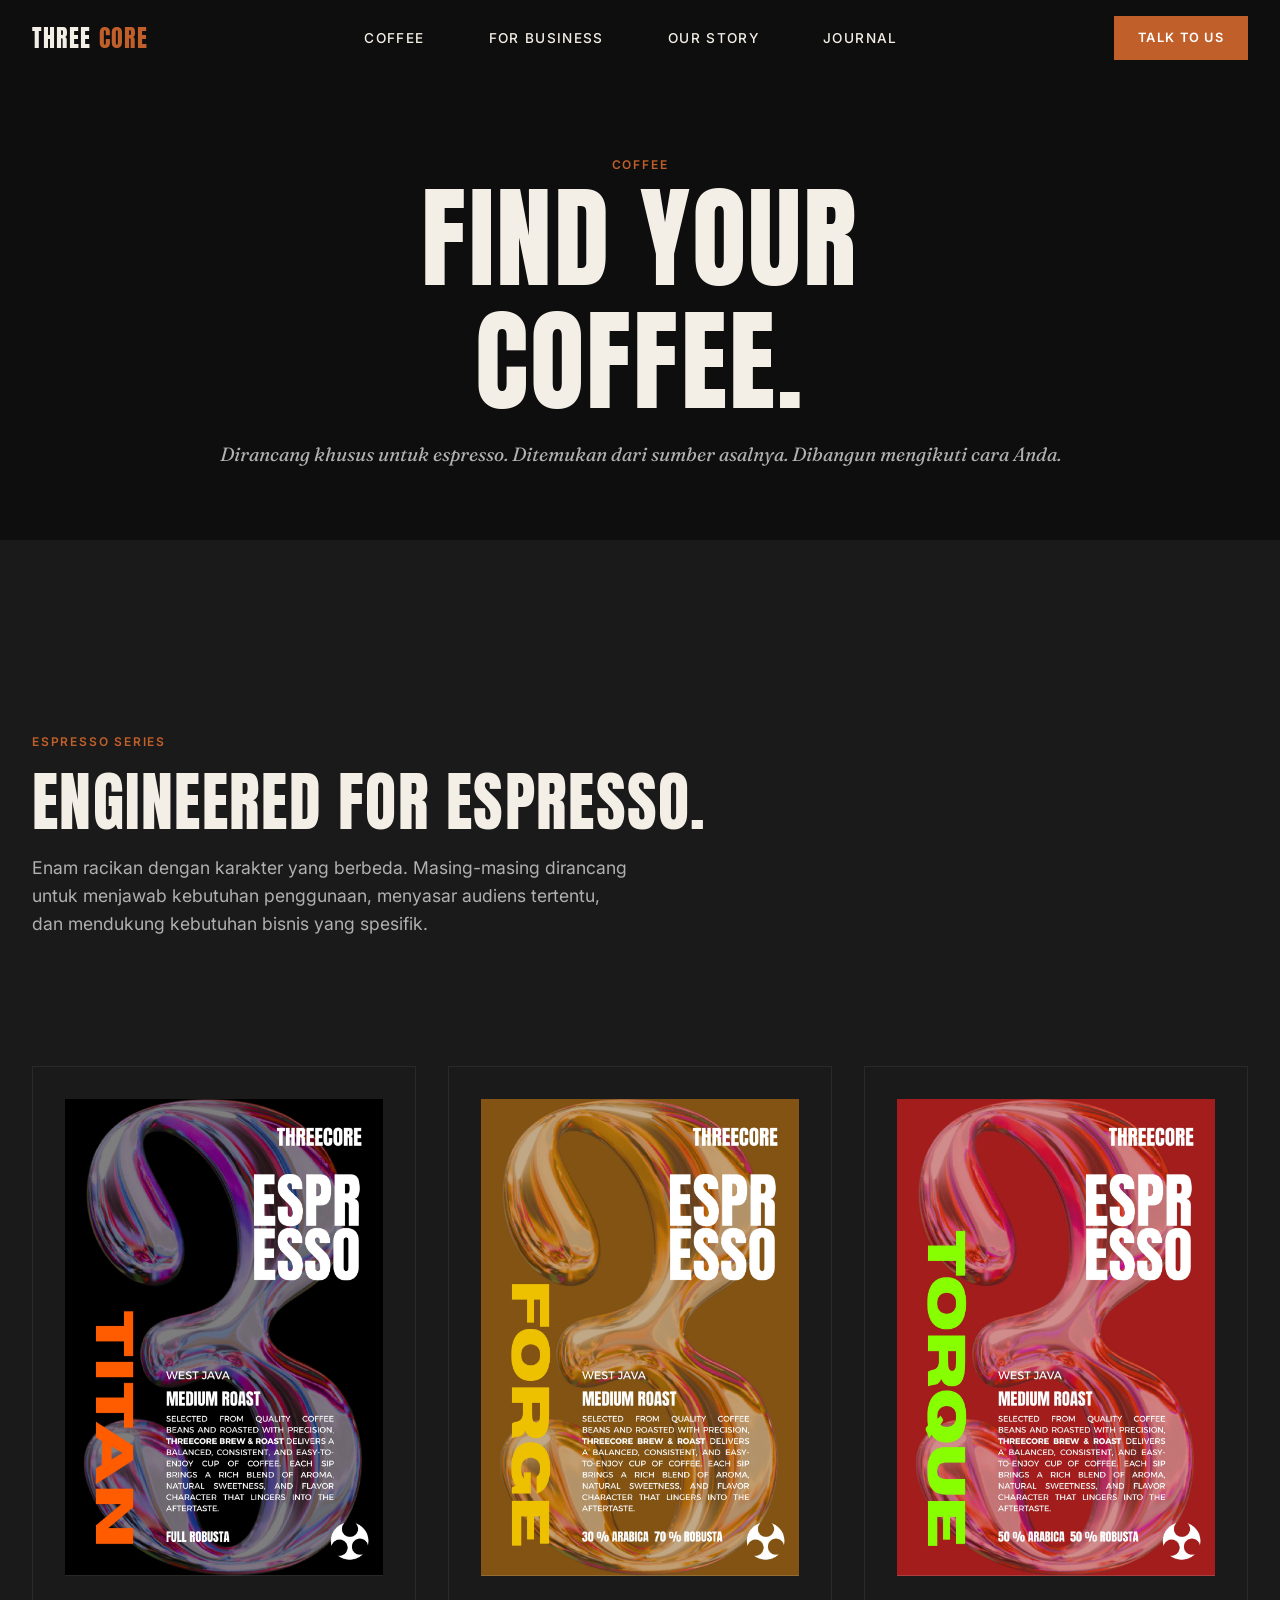
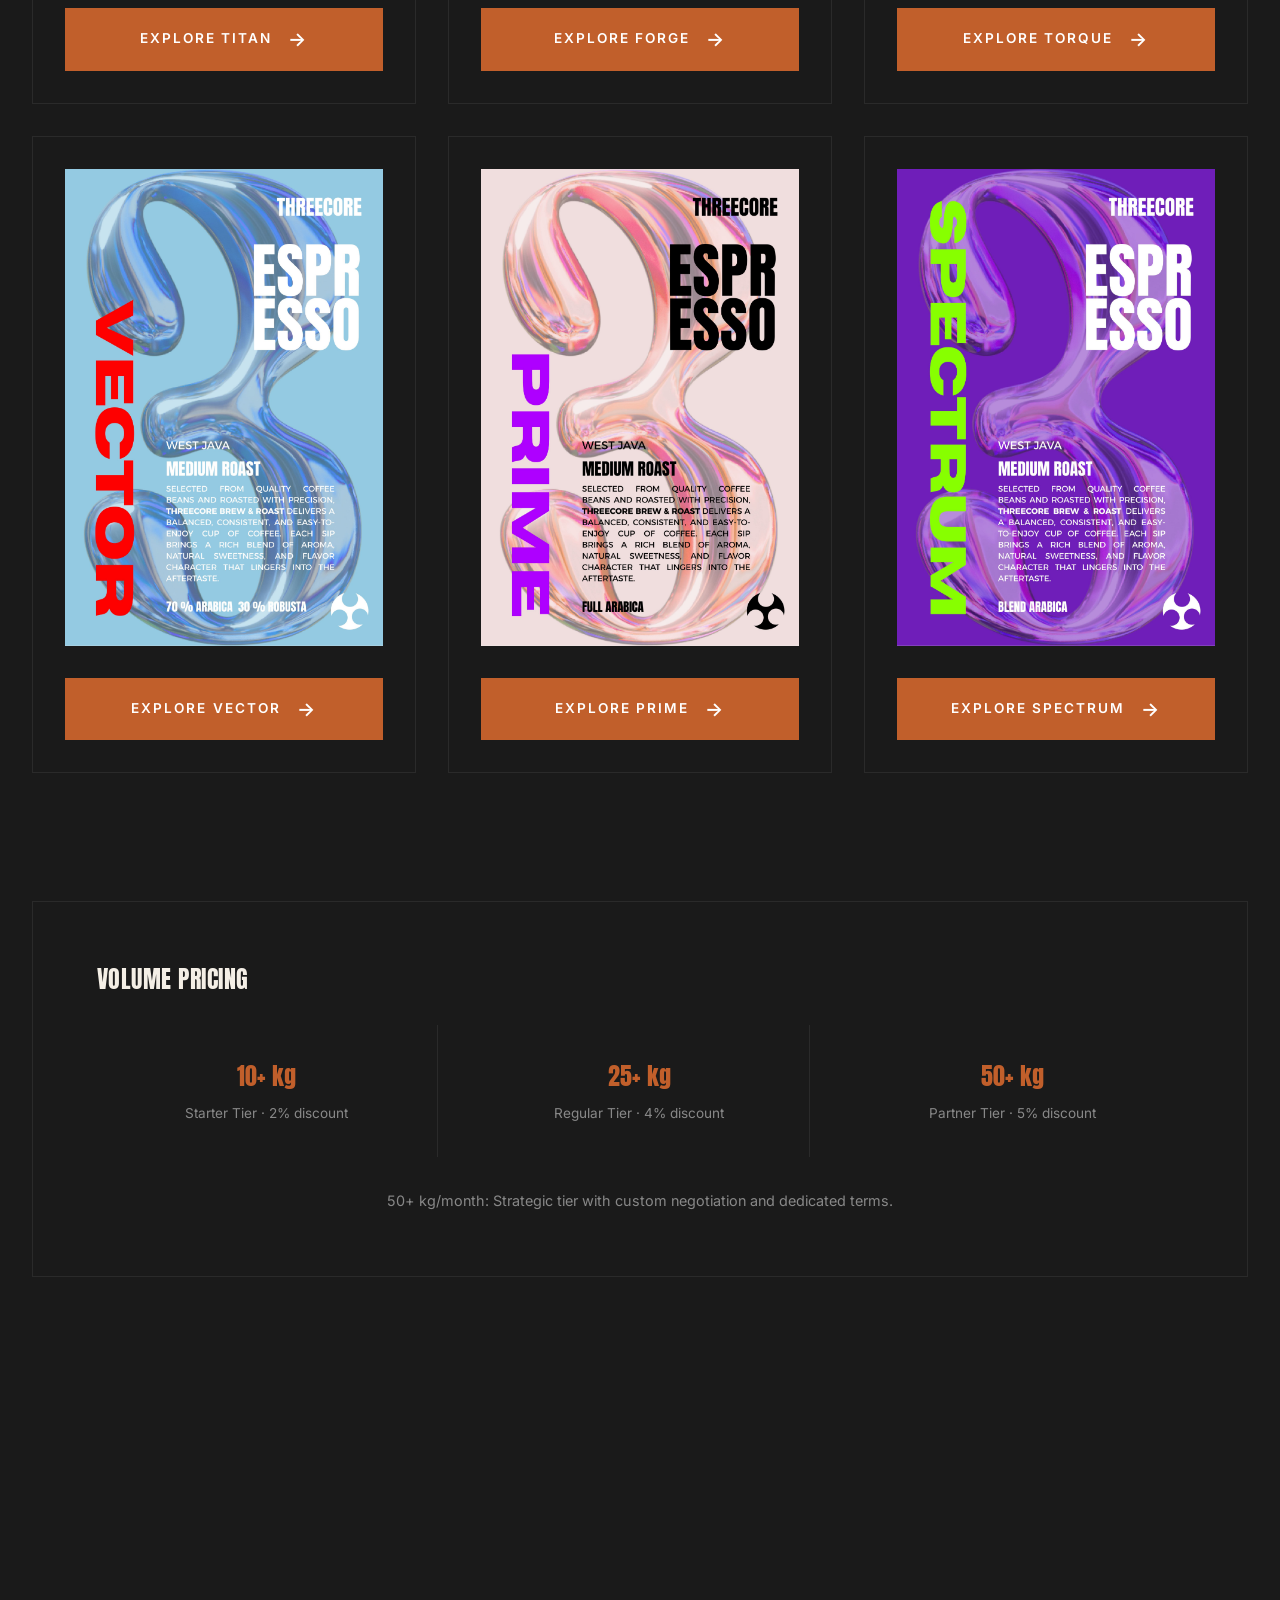
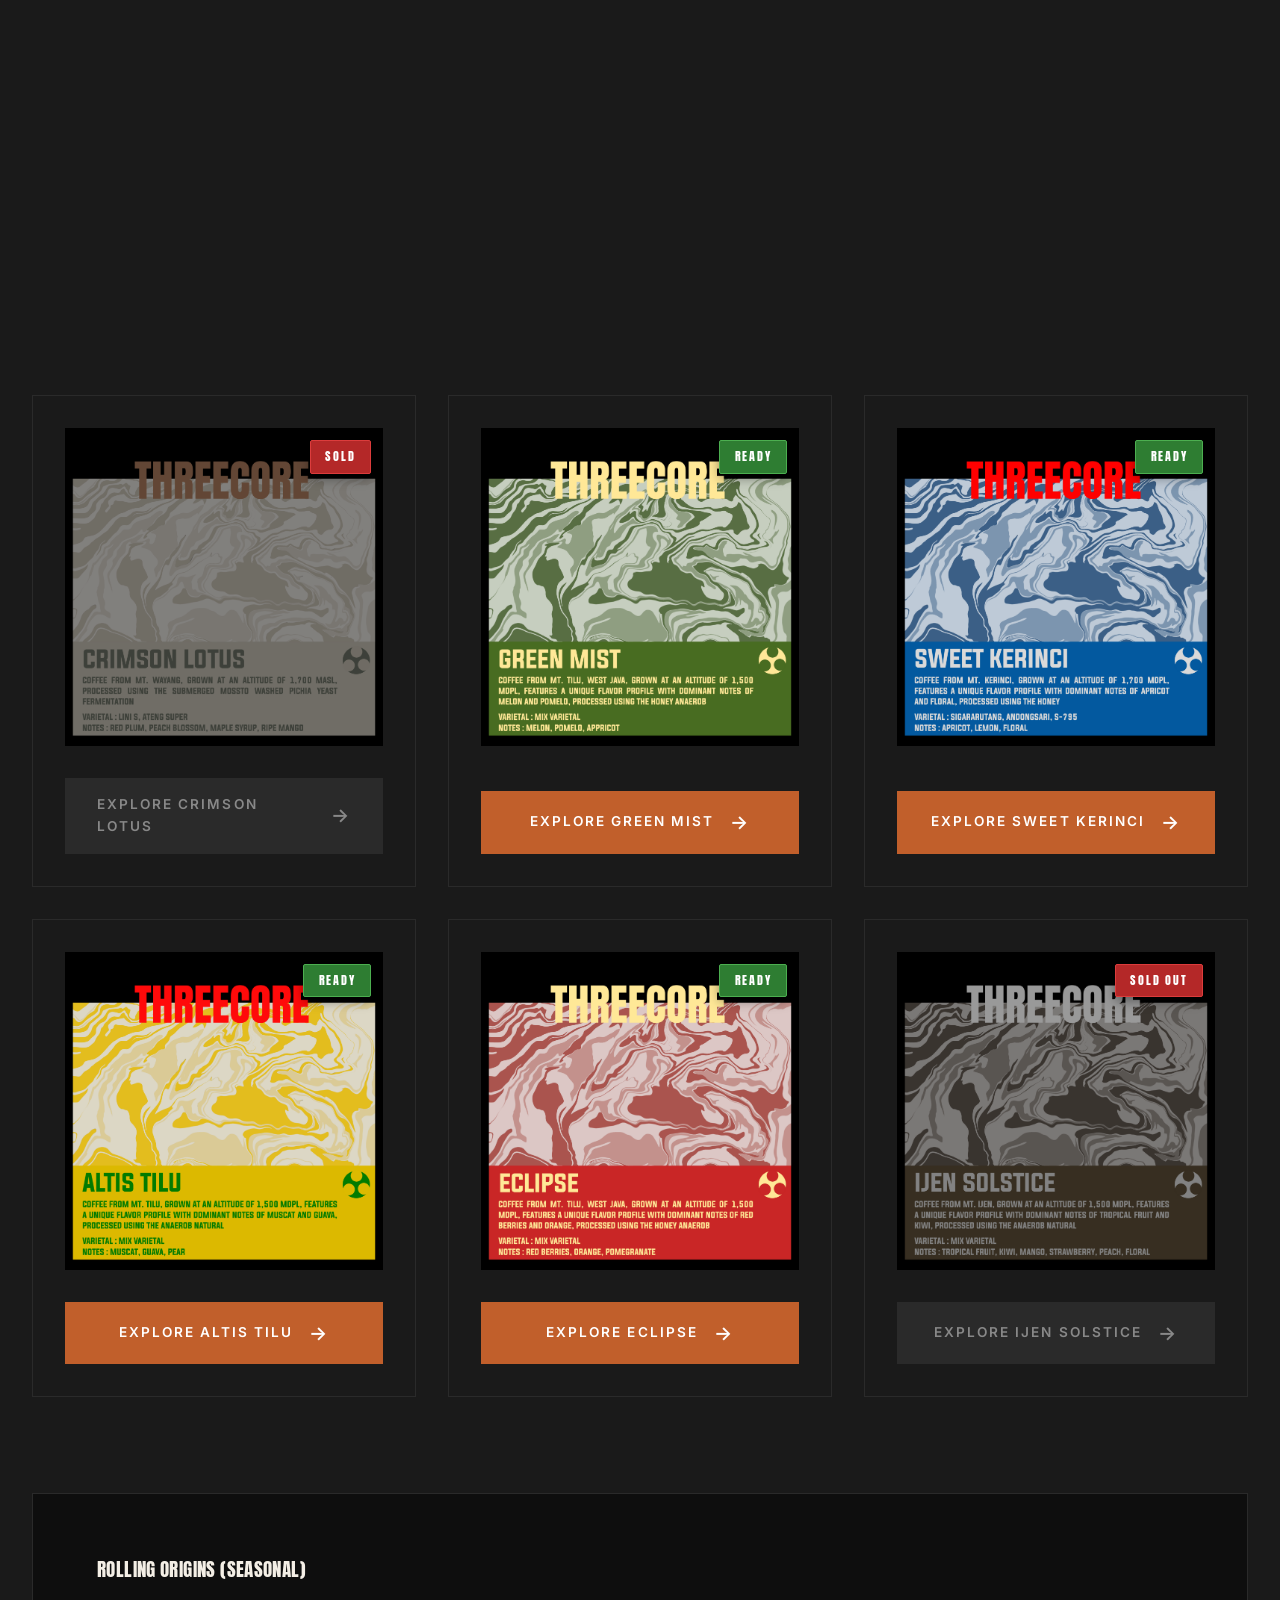
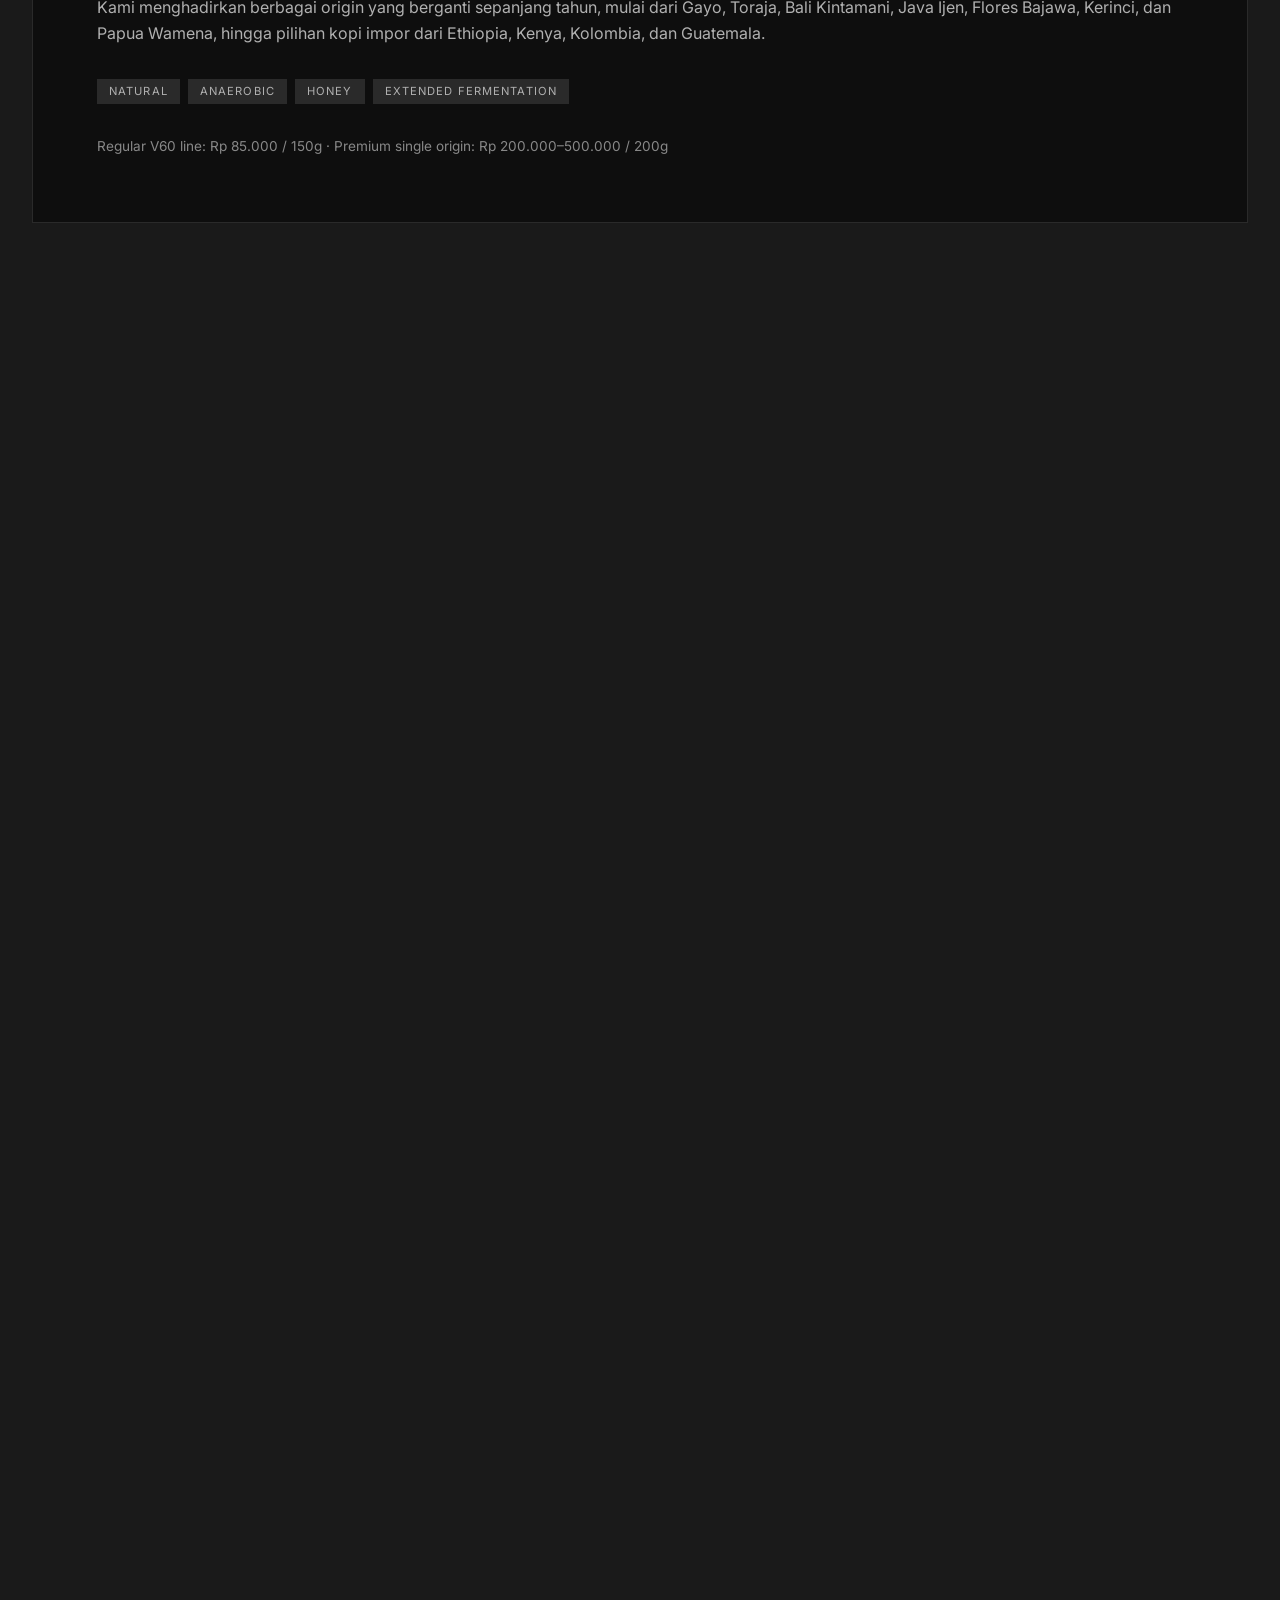
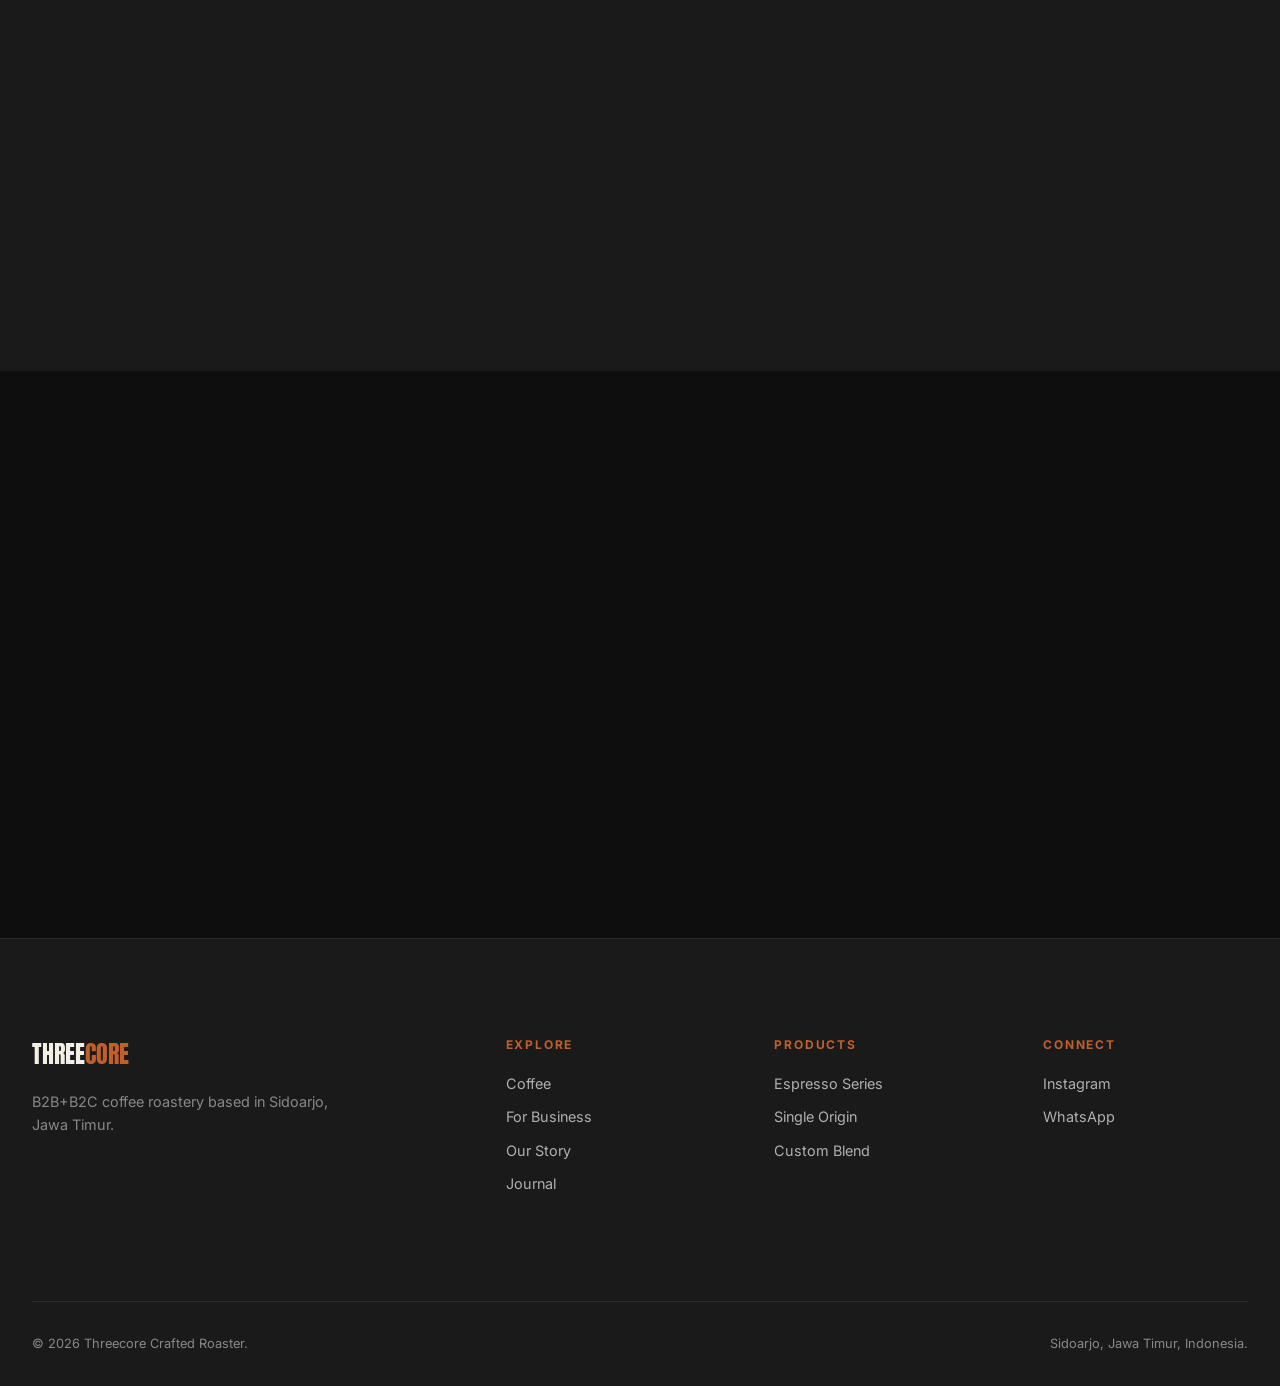
<file: coffee.html>
<!DOCTYPE html>
<html lang="id">
<head>
  <meta charset="UTF-8">
  <meta name="viewport" content="width=device-width, initial-scale=1.0">
  <meta name="description" content="Discover THREECORE's coffee lineup: six espresso blends engineered for purpose, single origin rolling, and gift collections.">
  <title>Coffee — THREECORE Crafted Roaster</title>
  <link rel="stylesheet" href="css/style.css">
</head>
<body>

  <nav class="nav">
    <div class="nav-inner">
      <a href="index.html" class="nav-logo">THREE<span>CORE</span></a>
      <ul class="nav-links">
        <li><a href="coffee.html" class="active">Coffee</a></li>
        <li><a href="business.html">For Business</a></li>
        <li><a href="story.html">Our Story</a></li>
        <li><a href="journal.html">Journal</a></li>
      </ul>
      <a href="contact.html" class="nav-cta">Talk to Us</a>
      <button class="nav-mobile-toggle" aria-label="Open menu">☰</button>
    </div>
  </nav>

  <div class="mobile-menu">
    <button class="mobile-close" aria-label="Close menu">✕</button>
    <a href="coffee.html">Coffee</a>
    <a href="business.html">For Business</a>
    <a href="story.html">Our Story</a>
    <a href="journal.html">Journal</a>
    <a href="contact.html">Talk to Us</a>
  </div>

  <section class="page-hero">
    <div class="container">
      <span class="label reveal">Coffee</span>
      <h1 class="reveal reveal-delay-1">FIND YOUR<br>COFFEE.</h1>
      <p class="reveal reveal-delay-2">Dirancang khusus untuk espresso. Ditemukan dari sumber asalnya. Dibangun mengikuti cara Anda.</p>
    </div>
  </section>

  <!-- ===== ESPRESSO SERIES ===== -->
  <section class="category-section" id="espresso">
    <div class="container">
      <div class="section-header reveal">
        <span class="label">Espresso Series</span>
        <h2>ENGINEERED FOR ESPRESSO.</h2>
        <p>Enam racikan dengan karakter yang berbeda. Masing-masing dirancang untuk menjawab kebutuhan penggunaan, menyasar audiens tertentu, dan mendukung kebutuhan bisnis yang spesifik.</p>
      </div>
      <div class="espresso-grid">

        <a href="product-titan.html" class="product-card-poster reveal">
          <div class="product-card-poster-img">
            <img src="images/products/titan.jpg" alt="TITAN - The Robusta Master">
          </div>
          <div class="product-card-poster-cta">
            <span>Explore TITAN</span>
            <span class="arrow">→</span>
          </div>
        </a>

        <a href="product-forge.html" class="product-card-poster reveal reveal-delay-1">
          <div class="product-card-poster-img">
            <img src="images/products/forge.jpg" alt="FORGE - The Kopi Susu Master">
          </div>
          <div class="product-card-poster-cta">
            <span>Explore FORGE</span>
            <span class="arrow">→</span>
          </div>
        </a>

        <a href="product-torque.html" class="product-card-poster reveal reveal-delay-2">
          <div class="product-card-poster-img">
            <img src="images/products/torque.jpg" alt="TORQUE - The Versatile Balance">
          </div>
          <div class="product-card-poster-cta">
            <span>Explore TORQUE</span>
            <span class="arrow">→</span>
          </div>
        </a>

        <a href="product-vector.html" class="product-card-poster reveal">
          <div class="product-card-poster-img">
            <img src="images/products/vector.jpg" alt="VECTOR - The Upgrade Path">
          </div>
          <div class="product-card-poster-cta">
            <span>Explore VECTOR</span>
            <span class="arrow">→</span>
          </div>
        </a>

        <a href="product-prime.html" class="product-card-poster reveal reveal-delay-1">
          <div class="product-card-poster-img">
            <img src="images/products/prime.jpg" alt="PRIME - The Pure Elegance">
          </div>
          <div class="product-card-poster-cta">
            <span>Explore PRIME</span>
            <span class="arrow">→</span>
          </div>
        </a>

        <a href="product-spectrum.html" class="product-card-poster reveal reveal-delay-2">
          <div class="product-card-poster-img">
            <img src="images/products/spectrum.jpg" alt="SPECTRUM - The Signature Showcase">
          </div>
          <div class="product-card-poster-cta">
            <span>Explore SPECTRUM</span>
            <span class="arrow">→</span>
          </div>
        </a>

      </div>

      <div style="margin-top: var(--space-2xl); padding: var(--space-lg); background: var(--tcr-black-soft); border: 1px solid var(--tcr-charcoal);">
        <h3 style="font-size: 1.5rem; margin-bottom: var(--space-sm);">Volume Pricing</h3>
        <div class="grid-3" style="margin-top: var(--space-md);">
          <div style="text-align:center; padding: var(--space-md); border-right: 1px solid var(--tcr-charcoal);">
            <div style="font-family: var(--font-display); font-size: 1.5rem; color: var(--tcr-copper);">10+ kg</div>
            <p style="font-size: 0.85rem; color: var(--tcr-gray); margin-top: 0.5rem;">Starter Tier · 2% discount</p>
          </div>
          <div style="text-align:center; padding: var(--space-md); border-right: 1px solid var(--tcr-charcoal);">
            <div style="font-family: var(--font-display); font-size: 1.5rem; color: var(--tcr-copper);">25+ kg</div>
            <p style="font-size: 0.85rem; color: var(--tcr-gray); margin-top: 0.5rem;">Regular Tier · 4% discount</p>
          </div>
          <div style="text-align:center; padding: var(--space-md);">
            <div style="font-family: var(--font-display); font-size: 1.5rem; color: var(--tcr-copper);">50+ kg</div>
            <p style="font-size: 0.85rem; color: var(--tcr-gray); margin-top: 0.5rem;">Partner Tier · 5% discount</p>
          </div>
        </div>
        <p style="text-align:center; margin-top: var(--space-md); color: var(--tcr-gray); font-size: 0.9rem;">50+ kg/month: Strategic tier with custom negotiation and dedicated terms.</p>
      </div>
    </div>
  </section>

  <!-- ===== SINGLE ORIGIN (SQUARE 1:1 + STOCK LABEL) ===== -->
  <section class="category-section" id="single-origin" style="background: var(--tcr-black-soft);">
    <div class="container">
      <div class="section-header reveal">
        <span class="label">Single Origin</span>
        <h2>DISCOVER THE ORIGIN.</h2>
        <p>Biji dari berbagai origin yang terus berganti, membawa cerita para petani hingga ke setiap cangkir. Segar, transparan asal-usulnya, dan terus berevolusi.</p>
      </div>

      <div class="espresso-grid">

        <!-- 1. CRIMSON LOTUS — READY -->
        <a href="product-crimson-lotus.html" class="product-card-poster reveal is-sold-out">
          <div class="product-card-poster-img is-square">
            <span class="stock-badge stock-sold">SOLD</span>
            <img src="images/products/crimson-lotus.jpg" alt="CRIMSON LOTUS - Mt. Wayang, West Java">
          </div>
          <div class="product-card-poster-cta">
            <span>Explore CRIMSON LOTUS</span>
            <span class="arrow">→</span>
          </div>
        </a>

        <!-- 2. GREEN MIST — READY -->
        <a href="product-green-mist.html" class="product-card-poster reveal reveal-delay-1">
          <div class="product-card-poster-img is-square">
            <span class="stock-badge stock-ready">Ready</span>
            <img src="images/products/green-mist.jpg" alt="GREEN MIST - Mt. Tilu, West Java">
          </div>
          <div class="product-card-poster-cta">
            <span>Explore GREEN MIST</span>
            <span class="arrow">→</span>
          </div>
        </a>

        <!-- 3. SWEET KERINCI — READY -->
        <a href="product-sweet-kerinci.html" class="product-card-poster reveal reveal-delay-2">
          <div class="product-card-poster-img is-square">
            <span class="stock-badge stock-ready">Ready</span>
            <img src="images/products/sweet-kerinci.jpg" alt="SWEET KERINCI - Mt. Kerinci">
          </div>
          <div class="product-card-poster-cta">
            <span>Explore SWEET KERINCI</span>
            <span class="arrow">→</span>
          </div>
        </a>

        <!-- 4. ALTIS TILU — READY -->
        <a href="product-altis-tilu.html" class="product-card-poster reveal">
          <div class="product-card-poster-img is-square">
            <span class="stock-badge stock-ready">Ready</span>
            <img src="images/products/altis-tilu.jpg" alt="ALTIS TILU - Mt. Tilu">
          </div>
          <div class="product-card-poster-cta">
            <span>Explore ALTIS TILU</span>
            <span class="arrow">→</span>
          </div>
        </a>

        <!-- 5. ECLIPSE — READY -->
        <a href="product-eclipse.html" class="product-card-poster reveal reveal-delay-1">
          <div class="product-card-poster-img is-square">
            <span class="stock-badge stock-ready">Ready</span>
            <img src="images/products/eclipse.jpg" alt="ECLIPSE - Mt. Tilu, West Java">
          </div>
          <div class="product-card-poster-cta">
            <span>Explore ECLIPSE</span>
            <span class="arrow">→</span>
          </div>
        </a>

        <!-- 6. IJEN SOLSTICE — SOLD OUT (contoh: class "is-sold-out" ada di tag <a>) -->
        <a href="product-ijen-solstice.html" class="product-card-poster reveal reveal-delay-2 is-sold-out">
          <div class="product-card-poster-img is-square">
            <span class="stock-badge stock-sold">Sold Out</span>
            <img src="images/products/ijen-solstice.jpg" alt="IJEN SOLSTICE - Mt. Ijen">
          </div>
          <div class="product-card-poster-cta">
            <span>Explore IJEN SOLSTICE</span>
            <span class="arrow">→</span>
          </div>
        </a>

      </div>

      <!-- Rolling Origins Info -->
      <div style="margin-top: var(--space-xl); padding: var(--space-lg); background: var(--tcr-black); border: 1px solid var(--tcr-charcoal);">
        <h4 style="font-size: 1.2rem; margin-bottom: var(--space-sm);">Rolling Origins (Seasonal)</h4>
        <p style="color: var(--tcr-gray-light); margin-bottom: var(--space-md);">Kami menghadirkan berbagai origin yang berganti sepanjang tahun, mulai dari Gayo, Toraja, Bali Kintamani, Java Ijen, Flores Bajawa, Kerinci, dan Papua Wamena, hingga pilihan kopi impor dari Ethiopia, Kenya, Kolombia, dan Guatemala.</p>
        <div class="origin-notes">
          <span class="flavor-tag">Natural</span>
          <span class="flavor-tag">Anaerobic</span>
          <span class="flavor-tag">Honey</span>
          <span class="flavor-tag">Extended Fermentation</span>
        </div>
        <p style="color: var(--tcr-gray); font-size: 0.85rem; margin-top: var(--space-sm);">Regular V60 line: Rp 85.000 / 150g · Premium single origin: Rp 200.000–500.000 / 200g</p>
      </div>

    </div>
  </section>

  <!-- ===== DISCOVERY & GIFT ===== -->
  <section class="category-section" id="gift">
    <div class="container">
      <div class="section-header reveal">
        <span class="label">Discovery & Gift</span>
        <h2>A BETTER WAY TO EXPLORE.</h2>
        <p>Paket sample, discovery set, dan pilihan hadiah dengan kemasan yang dirancang indah—untuk melengkapi setiap momen.</p>
      </div>
      <div class="grid-3">
        <div class="service-card reveal">
          <h3>B2B Discovery Set</h3>
          <p>3×200g pilihan espresso terkurasi + panduan seduh + kalkulator biaya per cangkir</p>
          <div style="font-family: var(--font-display); font-size: 1.3rem; color: var(--tcr-copper); margin-bottom: var(--space-sm);">Rp 200.000</div>
          <a href="https://wa.me/6281234567890?text=Hi%20Threecore%2C%20I%20want%20the%20B2B%20Discovery%20Set" class="btn btn-primary" target="_blank">Order via WA</a>
        </div>
        <div class="service-card reveal reveal-delay-1">
          <h3>Espresso Explorer Kit</h3>
          <p>3×100g kantong mini (FORGE, TORQUE, VECTOR) + panduan seduh untuk berbagai metode + catatan cupping.</p>
          <div style="font-family: var(--font-display); font-size: 1.3rem; color: var(--tcr-copper); margin-bottom: var(--space-sm);">Rp 150.000</div>
          <a href="https://wa.me/6281234567890?text=Hi%20Threecore%2C%20I%20want%20the%20Espresso%20Explorer%20Kit" class="btn btn-primary" target="_blank">Order via WA</a>
        </div>
        <div class="service-card reveal reveal-delay-2">
          <h3>Basic Gift Set</h3>
          <p>2×200g pilihan kopi terkurasi + kotak hadiah kraft + kartu pesan + panduan seduh dasar. Siap dijadikan hadiah.</p>
          <div style="font-family: var(--font-display); font-size: 1.3rem; color: var(--tcr-copper); margin-bottom: var(--space-sm);">Rp 250.000</div>
          <a href="https://wa.me/6281234567890?text=Hi%20Threecore%2C%20I%20want%20the%20Basic%20Gift%20Set" class="btn btn-primary" target="_blank">Order via WA</a>
        </div>
      </div>
      <div class="grid-3" style="margin-top: var(--space-md);">
        <div class="service-card reveal">
          <h3>Premium Gift Box</h3>
          <p>3×200g pilihan kopi beragam + kotak premium berbahan kayu/kardus + opsi pesan tulisan tangan + buku panduan seduh + aksesori kecil.</p>
          <div style="font-family: var(--font-display); font-size: 1.3rem; color: var(--tcr-copper); margin-bottom: var(--space-sm);">Rp 500.000</div>
          <a href="https://wa.me/6281234567890?text=Hi%20Threecore%2C%20I%20want%20the%20Premium%20Gift%20Box" class="btn btn-primary" target="_blank">Order via WA</a>
        </div>
        <div class="service-card reveal reveal-delay-1">
          <h3>Luxury Collection</h3>
          <p>4×200g single origin langka + kotak presentasi premium + kartu personalisasi + perlengkapan seduh lengkap + opsi dripper V60.</p>
          <div style="font-family: var(--font-display); font-size: 1.3rem; color: var(--tcr-copper); margin-bottom: var(--space-sm);">Rp 1.000.000</div>
          <a href="https://wa.me/6281234567890?text=Hi%20Threecore%2C%20I%20want%20the%20Luxury%20Gift%20Collection" class="btn btn-primary" target="_blank">Order via WA</a>
        </div>
        <div class="service-card reveal reveal-delay-2">
          <h3>Corporate Gift Bulk</h3>
          <p>Branding khusus, jumlah 20–100+ set, layanan white-glove, dan personalisasi dengan logo perusahaan tersedia.</p>
          <div style="font-family: var(--font-display); font-size: 1.3rem; color: var(--tcr-copper); margin-bottom: var(--space-sm);">Custom</div>
          <a href="business.html#wholesale" class="btn btn-secondary">Discuss Corporate</a>
        </div>
      </div>
    </div>
  </section>

  <!-- ===== CTA SECTION ===== -->
  <section class="contact-section section-sm">
    <div class="container" style="text-align:center;">
      <h2 class="reveal">READY TO FIND YOUR COFFEE?</h2>
      <p class="reveal" style="color: var(--tcr-gray-light); margin-bottom: var(--space-md);">Order direct for better pricing and personal service, or find us on your favorite marketplace.</p>
      <div class="btn-group reveal" style="justify-content:center;">
        <a href="https://wa.me/6281234567890?text=Hi%20Threecore%2C%20I%20want%20to%20order%20coffee" class="btn btn-primary" target="_blank">Order via WhatsApp</a>
        <a href="#" class="btn btn-secondary">Buy on Marketplace</a>
      </div>
    </div>
  </section>

  <!-- ===== FOOTER ===== -->
  <footer class="footer">
    <div class="container">
      <div class="footer-grid">
        <div>
          <div class="footer-brand">THREE<span>CORE</span></div>
          <p class="footer-desc">B2B+B2C coffee roastery based in Sidoarjo, Jawa Timur.</p>
        </div>
        <div class="footer-col">
          <h5>Explore</h5>
          <ul>
            <li><a href="coffee.html">Coffee</a></li>
            <li><a href="business.html">For Business</a></li>
            <li><a href="story.html">Our Story</a></li>
            <li><a href="journal.html">Journal</a></li>
          </ul>
        </div>
        <div class="footer-col">
          <h5>Products</h5>
          <ul>
            <li><a href="coffee.html#espresso">Espresso Series</a></li>
            <li><a href="coffee.html#single-origin">Single Origin</a></li>
            <li><a href="business.html#custom-blend">Custom Blend</a></li>
          </ul>
        </div>
        <div class="footer-col">
          <h5>Connect</h5>
          <ul>
            <li><a href="https://instagram.com/threecoreroaster" target="_blank">Instagram</a></li>
            <li><a href="https://wa.me/6281234567890" target="_blank">WhatsApp</a></li>
          </ul>
        </div>
      </div>
      <div class="footer-bottom">
        <p>© 2026 Threecore Crafted Roaster.</p>
        <p>Sidoarjo, Jawa Timur, Indonesia.</p>
      </div>
    </div>
  </footer>

  <script src="js/main.js"></script>
</body>
</html>
</file>
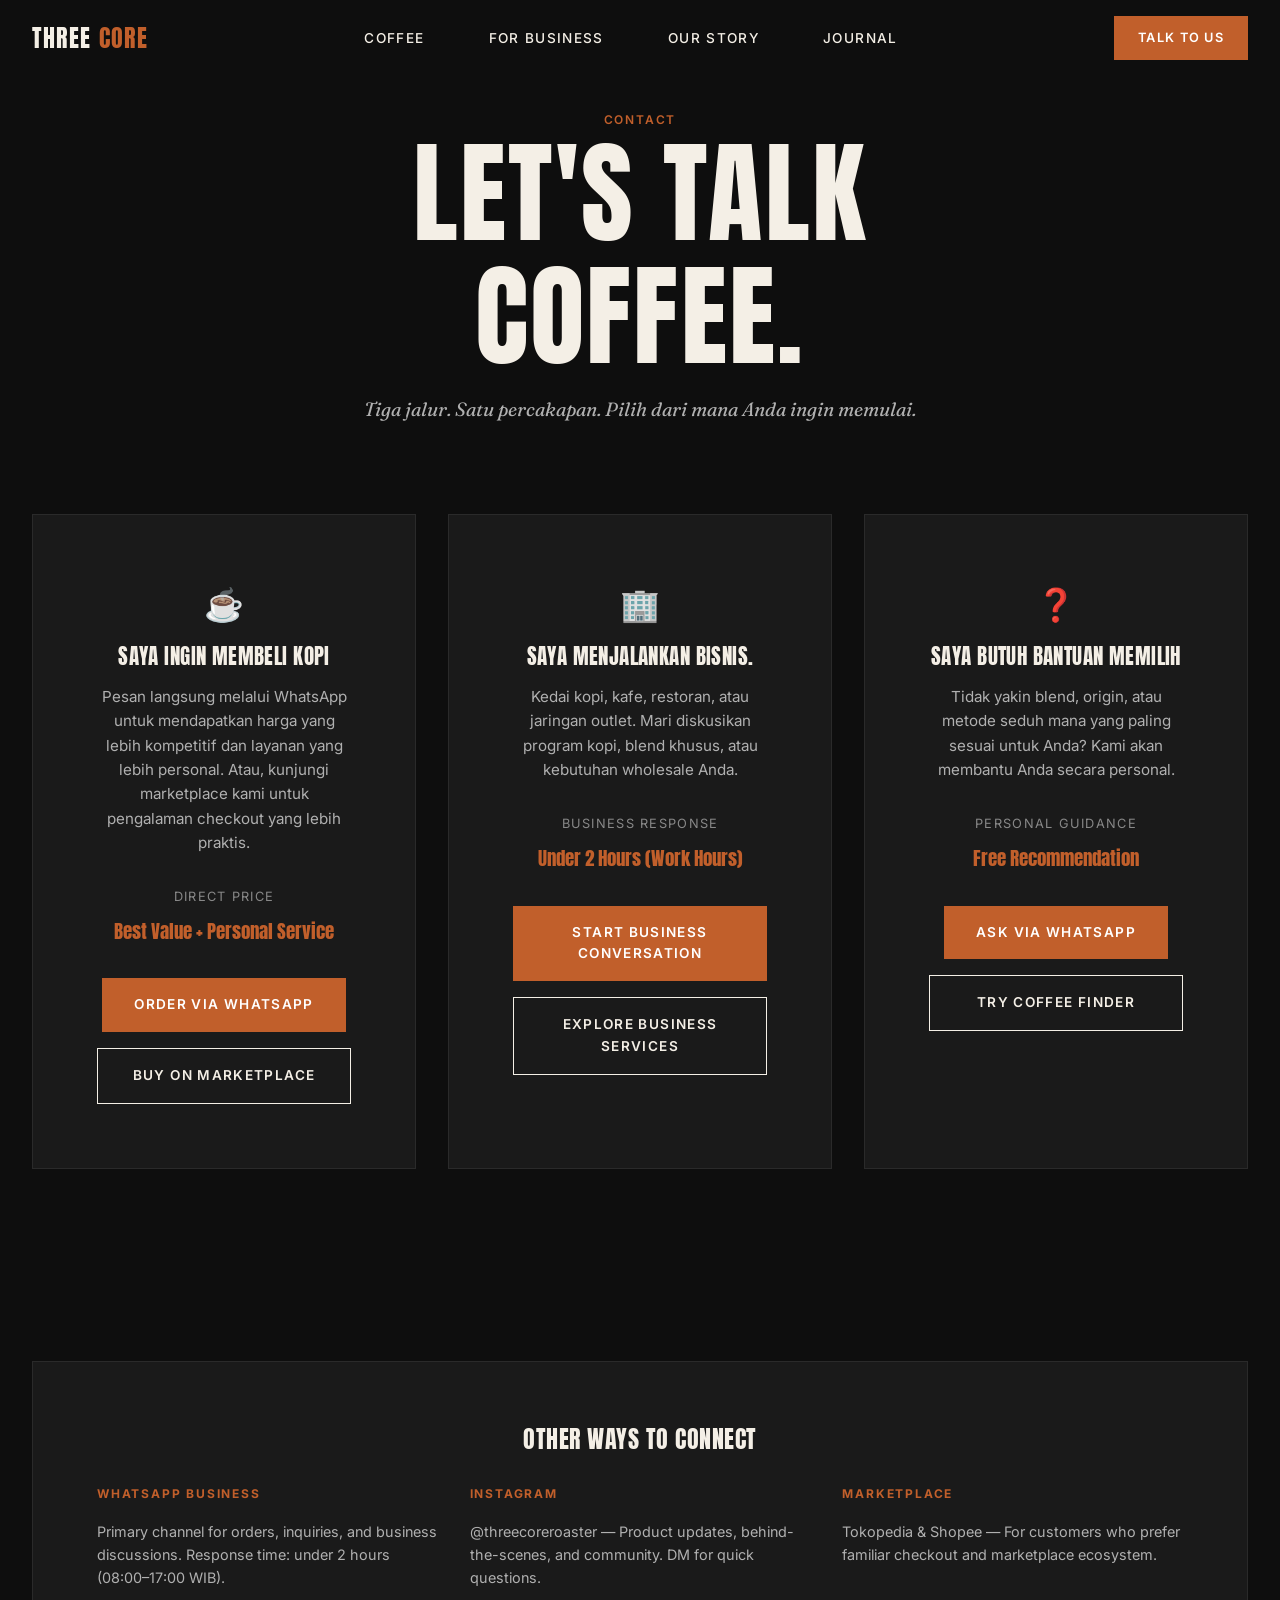
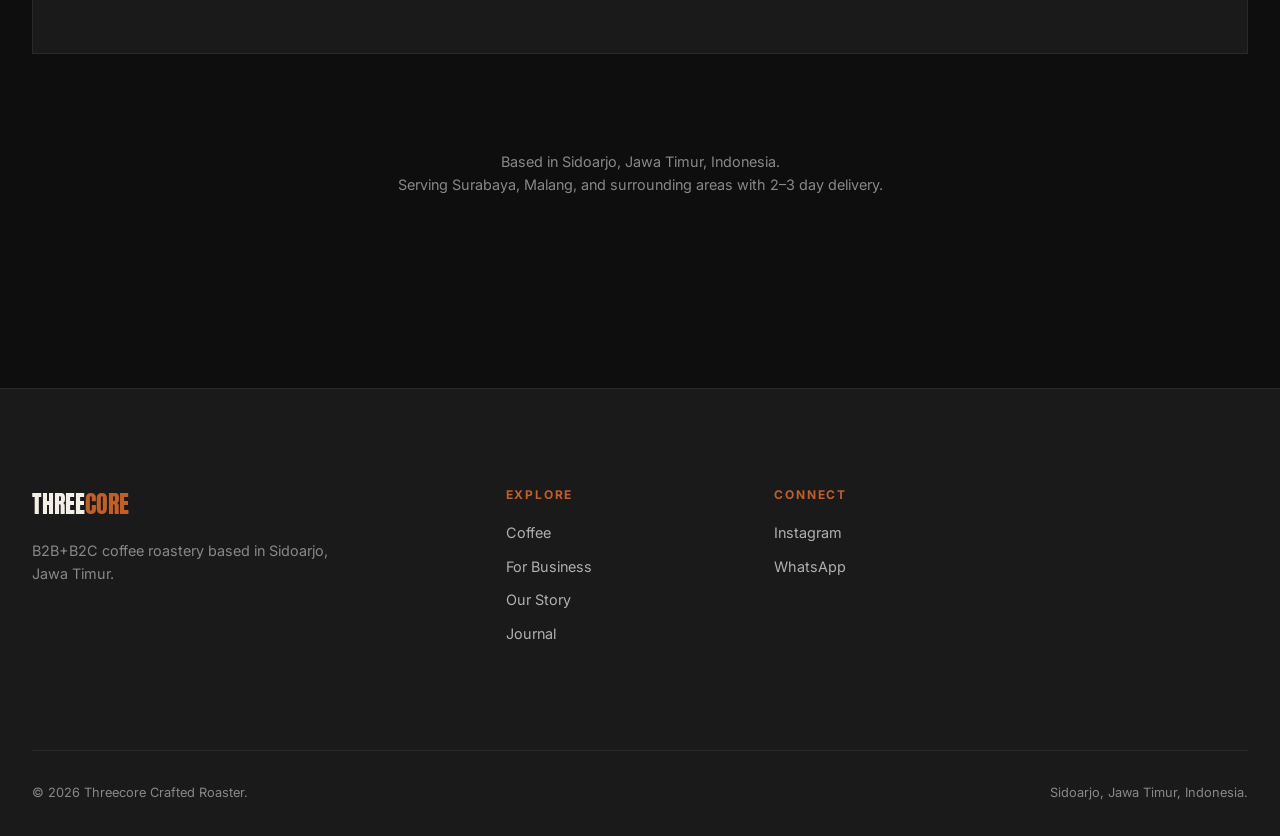
<file: contact.html>
<!DOCTYPE html>
<html lang="id">
<head>
  <meta charset="UTF-8">
  <meta name="viewport" content="width=device-width, initial-scale=1.0">
  <meta name="description" content="Contact THREECORE Crafted Roaster. Order coffee, start a business conversation, or get help choosing.">
  <title>Contact — THREECORE Crafted Roaster</title>
  <link rel="stylesheet" href="css/style.css">
</head>
<body>

  <nav class="nav">
    <div class="nav-inner">
      <a href="index.html" class="nav-logo">THREE<span>CORE</span></a>
      <ul class="nav-links">
        <li><a href="coffee.html">Coffee</a></li>
        <li><a href="business.html">For Business</a></li>
        <li><a href="story.html">Our Story</a></li>
        <li><a href="journal.html">Journal</a></li>
      </ul>
      <a href="contact.html" class="nav-cta">Talk to Us</a>
      <button class="nav-mobile-toggle" aria-label="Open menu">☰</button>
    </div>
  </nav>

  <div class="mobile-menu">
    <button class="mobile-close" aria-label="Close menu">✕</button>
    <a href="coffee.html">Coffee</a>
    <a href="business.html">For Business</a>
    <a href="story.html">Our Story</a>
    <a href="journal.html">Journal</a>
    <a href="contact.html">Talk to Us</a>
  </div>

  <section class="page-hero" style="min-height: 50vh;">
    <div class="container">
      <span class="label reveal">Contact</span>
      <h1 class="reveal reveal-delay-1">LET'S TALK<br>COFFEE.</h1>
      <p class="reveal reveal-delay-2">Tiga jalur. Satu percakapan. Pilih dari mana Anda ingin memulai.</p>
    </div>
  </section>

  <section class="contact-section" style="padding-top: 0;">
    <div class="container">
      <div class="contact-grid reveal">
        <div class="contact-path">
          <div class="contact-path-icon">☕</div>
          <h4>Saya Ingin Membeli Kopi</h4>
          <p>Pesan langsung melalui WhatsApp untuk mendapatkan harga yang lebih kompetitif dan layanan yang lebih personal. Atau, kunjungi marketplace kami untuk pengalaman checkout yang lebih praktis.</p>
          <div style="margin-bottom: var(--space-md);">
            <div style="font-size: 0.8rem; color: var(--tcr-gray); text-transform: uppercase; letter-spacing: 0.1em; margin-bottom: 0.5rem;">Direct Price</div>
            <div style="font-family: var(--font-display); font-size: 1.2rem; color: var(--tcr-copper); margin-bottom: var(--space-sm);">Best Value + Personal Service</div>
          </div>
          <a href="https://wa.me/6281234567890?text=Hi%20Threecore%2C%20I%20want%20to%20buy%20coffee" class="btn btn-primary" target="_blank">Order via WhatsApp</a>
          <div style="margin-top: var(--space-sm);">
            <a href="#" class="btn btn-secondary" style="width:100%;">Buy on Marketplace</a>
          </div>
        </div>
        <div class="contact-path">
          <div class="contact-path-icon">🏢</div>
          <h4>Saya Menjalankan Bisnis.</h4>
          <p>Kedai kopi, kafe, restoran, atau jaringan outlet. Mari diskusikan program kopi, blend khusus, atau kebutuhan wholesale Anda.</p>
          <div style="margin-bottom: var(--space-md);">
            <div style="font-size: 0.8rem; color: var(--tcr-gray); text-transform: uppercase; letter-spacing: 0.1em; margin-bottom: 0.5rem;">Business Response</div>
            <div style="font-family: var(--font-display); font-size: 1.2rem; color: var(--tcr-copper); margin-bottom: var(--space-sm);">Under 2 Hours (Work Hours)</div>
          </div>
          <a href="https://wa.me/6281234567890?text=Hi%20Threecore%2C%20I%20run%20a%20business%20and%20want%20to%20discuss" class="btn btn-primary" target="_blank">Start Business Conversation</a>
          <div style="margin-top: var(--space-sm);">
            <a href="business.html" class="btn btn-secondary" style="width:100%;">Explore Business Services</a>
          </div>
        </div>
        <div class="contact-path">
          <div class="contact-path-icon">❓</div>
          <h4>Saya Butuh Bantuan Memilih</h4>
          <p>Tidak yakin blend, origin, atau metode seduh mana yang paling sesuai untuk Anda? Kami akan membantu Anda secara personal.</p>
          <div style="margin-bottom: var(--space-md);">
            <div style="font-size: 0.8rem; color: var(--tcr-gray); text-transform: uppercase; letter-spacing: 0.1em; margin-bottom: 0.5rem;">Personal Guidance</div>
            <div style="font-family: var(--font-display); font-size: 1.2rem; color: var(--tcr-copper); margin-bottom: var(--space-sm);">Free Recommendation</div>
          </div>
          <a href="https://wa.me/6281234567890?text=Hi%20Threecore%2C%20I%20need%20help%20choosing%20coffee" class="btn btn-primary" target="_blank">Ask via WhatsApp</a>
          <div style="margin-top: var(--space-sm);">
            <a href="coffee.html#finder" class="btn btn-secondary" style="width:100%;">Try Coffee Finder</a>
          </div>
        </div>
      </div>

      <div style="margin-top: var(--space-3xl); padding: var(--space-lg); background: var(--tcr-black-soft); border: 1px solid var(--tcr-charcoal); text-align: center;">
        <h3 style="font-size: 1.5rem; margin-bottom: var(--space-sm);">Other Ways to Connect</h3>
        <div class="grid-3" style="margin-top: var(--space-md); text-align: left;">
          <div>
            <h5 style="font-size: 0.75rem; text-transform: uppercase; letter-spacing: 0.15em; color: var(--tcr-copper); margin-bottom: var(--space-sm);">WhatsApp Business</h5>
            <p style="color: var(--tcr-gray-light); font-size: 0.9rem;">Primary channel for orders, inquiries, and business discussions. Response time: under 2 hours (08:00–17:00 WIB).</p>
          </div>
          <div>
            <h5 style="font-size: 0.75rem; text-transform: uppercase; letter-spacing: 0.15em; color: var(--tcr-copper); margin-bottom: var(--space-sm);">Instagram</h5>
            <p style="color: var(--tcr-gray-light); font-size: 0.9rem;">@threecoreroaster — Product updates, behind-the-scenes, and community. DM for quick questions.</p>
          </div>
          <div>
            <h5 style="font-size: 0.75rem; text-transform: uppercase; letter-spacing: 0.15em; color: var(--tcr-copper); margin-bottom: var(--space-sm);">Marketplace</h5>
            <p style="color: var(--tcr-gray-light); font-size: 0.9rem;">Tokopedia & Shopee — For customers who prefer familiar checkout and marketplace ecosystem.</p>
          </div>
        </div>
      </div>

      <div style="margin-top: var(--space-xl); text-align: center;">
        <p style="color: var(--tcr-gray); font-size: 0.9rem;">Based in Sidoarjo, Jawa Timur, Indonesia.</p>
        <p style="color: var(--tcr-gray); font-size: 0.9rem;">Serving Surabaya, Malang, and surrounding areas with 2–3 day delivery.</p>
      </div>
    </div>
  </section>

  <footer class="footer">
    <div class="container">
      <div class="footer-grid">
        <div>
          <div class="footer-brand">THREE<span>CORE</span></div>
          <p class="footer-desc">B2B+B2C coffee roastery based in Sidoarjo, Jawa Timur.</p>
        </div>
        <div class="footer-col">
          <h5>Explore</h5>
          <ul>
            <li><a href="coffee.html">Coffee</a></li>
            <li><a href="business.html">For Business</a></li>
            <li><a href="story.html">Our Story</a></li>
            <li><a href="journal.html">Journal</a></li>
          </ul>
        </div>
        <div class="footer-col">
          <h5>Connect</h5>
          <ul>
            <li><a href="https://instagram.com/threecoreroaster" target="_blank">Instagram</a></li>
            <li><a href="https://wa.me/6281234567890" target="_blank">WhatsApp</a></li>
          </ul>
        </div>
      </div>
      <div class="footer-bottom">
        <p>© 2026 Threecore Crafted Roaster.</p>
        <p>Sidoarjo, Jawa Timur, Indonesia.</p>
      </div>
    </div>
  </footer>

  <script src="js/main.js"></script>
</body>
</html>
</file>
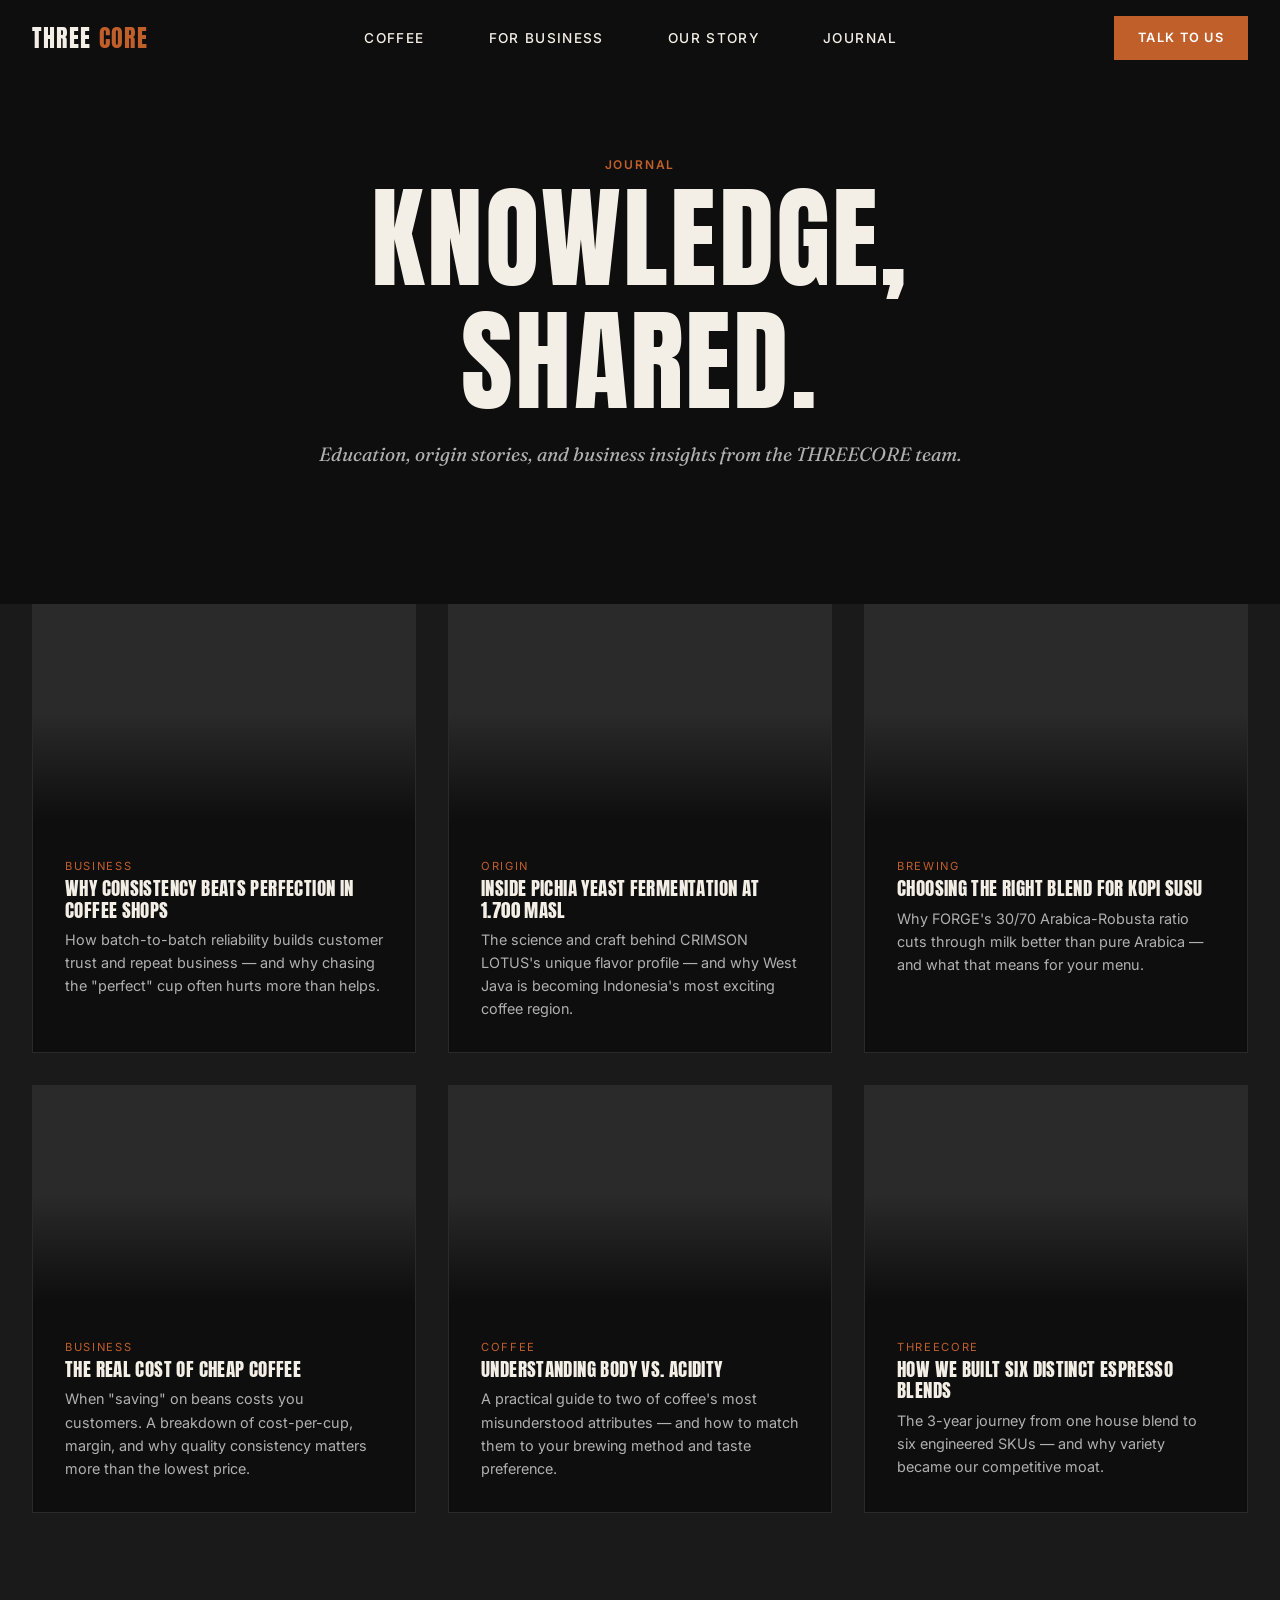
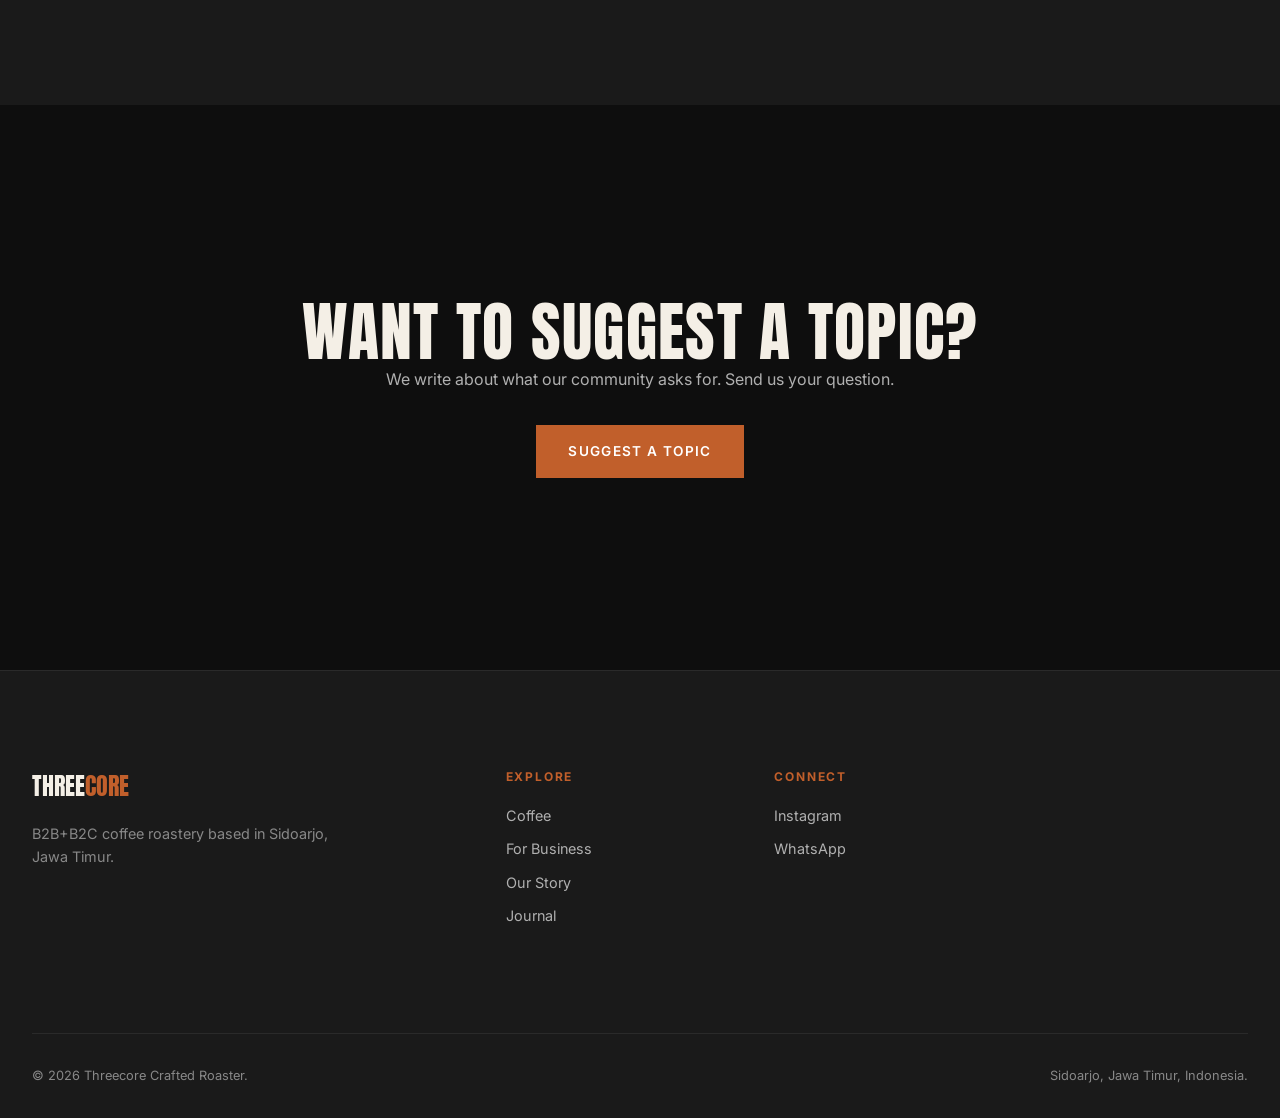
<file: journal.html>
<!DOCTYPE html>
<html lang="id">
<head>
  <meta charset="UTF-8">
  <meta name="viewport" content="width=device-width, initial-scale=1.0">
  <meta name="description" content="THREECORE Journal — education, origin stories, brewing guides, and business insights from the THREECORE team.">
  <title>Journal — THREECORE Crafted Roaster</title>
  <link rel="stylesheet" href="css/style.css">
</head>
<body>

  <nav class="nav">
    <div class="nav-inner">
      <a href="index.html" class="nav-logo">THREE<span>CORE</span></a>
      <ul class="nav-links">
        <li><a href="coffee.html">Coffee</a></li>
        <li><a href="business.html">For Business</a></li>
        <li><a href="story.html">Our Story</a></li>
        <li><a href="journal.html" class="active">Journal</a></li>
      </ul>
      <a href="contact.html" class="nav-cta">Talk to Us</a>
      <button class="nav-mobile-toggle" aria-label="Open menu">☰</button>
    </div>
  </nav>

  <div class="mobile-menu">
    <button class="mobile-close" aria-label="Close menu">✕</button>
    <a href="coffee.html">Coffee</a>
    <a href="business.html">For Business</a>
    <a href="story.html">Our Story</a>
    <a href="journal.html">Journal</a>
    <a href="contact.html">Talk to Us</a>
  </div>

  <section class="page-hero">
    <div class="container">
      <span class="label reveal">Journal</span>
      <h1 class="reveal reveal-delay-1">KNOWLEDGE,<br>SHARED.</h1>
      <p class="reveal reveal-delay-2">Education, origin stories, and business insights from the THREECORE team.</p>
    </div>
  </section>

  <section class="journal-section" style="padding-top: 0;">
    <div class="container">
      <div class="journal-grid">
        <article class="journal-card reveal">
          <div class="journal-card-image"></div>
          <div class="journal-card-content">
            <span class="journal-card-category">Business</span>
            <h4>Why Consistency Beats Perfection in Coffee Shops</h4>
            <p>How batch-to-batch reliability builds customer trust and repeat business — and why chasing the "perfect" cup often hurts more than helps.</p>
          </div>
        </article>
        <article class="journal-card reveal reveal-delay-1">
          <div class="journal-card-image"></div>
          <div class="journal-card-content">
            <span class="journal-card-category">Origin</span>
            <h4>Inside Pichia Yeast Fermentation at 1.700 MASL</h4>
            <p>The science and craft behind CRIMSON LOTUS's unique flavor profile — and why West Java is becoming Indonesia's most exciting coffee region.</p>
          </div>
        </article>
        <article class="journal-card reveal reveal-delay-2">
          <div class="journal-card-image"></div>
          <div class="journal-card-content">
            <span class="journal-card-category">Brewing</span>
            <h4>Choosing the Right Blend for Kopi Susu</h4>
            <p>Why FORGE's 30/70 Arabica-Robusta ratio cuts through milk better than pure Arabica — and what that means for your menu.</p>
          </div>
        </article>
        <article class="journal-card reveal">
          <div class="journal-card-image"></div>
          <div class="journal-card-content">
            <span class="journal-card-category">Business</span>
            <h4>The Real Cost of Cheap Coffee</h4>
            <p>When "saving" on beans costs you customers. A breakdown of cost-per-cup, margin, and why quality consistency matters more than the lowest price.</p>
          </div>
        </article>
        <article class="journal-card reveal reveal-delay-1">
          <div class="journal-card-image"></div>
          <div class="journal-card-content">
            <span class="journal-card-category">Coffee</span>
            <h4>Understanding Body vs. Acidity</h4>
            <p>A practical guide to two of coffee's most misunderstood attributes — and how to match them to your brewing method and taste preference.</p>
          </div>
        </article>
        <article class="journal-card reveal reveal-delay-2">
          <div class="journal-card-image"></div>
          <div class="journal-card-content">
            <span class="journal-card-category">Threecore</span>
            <h4>How We Built Six Distinct Espresso Blends</h4>
            <p>The 3-year journey from one house blend to six engineered SKUs — and why variety became our competitive moat.</p>
          </div>
        </article>
      </div>
    </div>
  </section>

  <section class="contact-section section-sm">
    <div class="container" style="text-align:center;">
      <h2 class="reveal">WANT TO SUGGEST A TOPIC?</h2>
      <p class="reveal" style="color: var(--tcr-gray-light); margin-bottom: var(--space-md);">We write about what our community asks for. Send us your question.</p>
      <a href="https://wa.me/6281234567890?text=Hi%20Threecore%2C%20I%20have%20a%20topic%20suggestion%20for%20the%20Journal" class="btn btn-primary reveal" target="_blank">Suggest a Topic</a>
    </div>
  </section>

  <footer class="footer">
    <div class="container">
      <div class="footer-grid">
        <div>
          <div class="footer-brand">THREE<span>CORE</span></div>
          <p class="footer-desc">B2B+B2C coffee roastery based in Sidoarjo, Jawa Timur.</p>
        </div>
        <div class="footer-col">
          <h5>Explore</h5>
          <ul>
            <li><a href="coffee.html">Coffee</a></li>
            <li><a href="business.html">For Business</a></li>
            <li><a href="story.html">Our Story</a></li>
            <li><a href="journal.html">Journal</a></li>
          </ul>
        </div>
        <div class="footer-col">
          <h5>Connect</h5>
          <ul>
            <li><a href="https://instagram.com/threecoreroaster" target="_blank">Instagram</a></li>
            <li><a href="https://wa.me/6281234567890" target="_blank">WhatsApp</a></li>
          </ul>
        </div>
      </div>
      <div class="footer-bottom">
        <p>© 2026 Threecore Crafted Roaster.</p>
        <p>Sidoarjo, Jawa Timur, Indonesia.</p>
      </div>
    </div>
  </footer>

  <script src="js/main.js"></script>
</body>
</html>
</file>
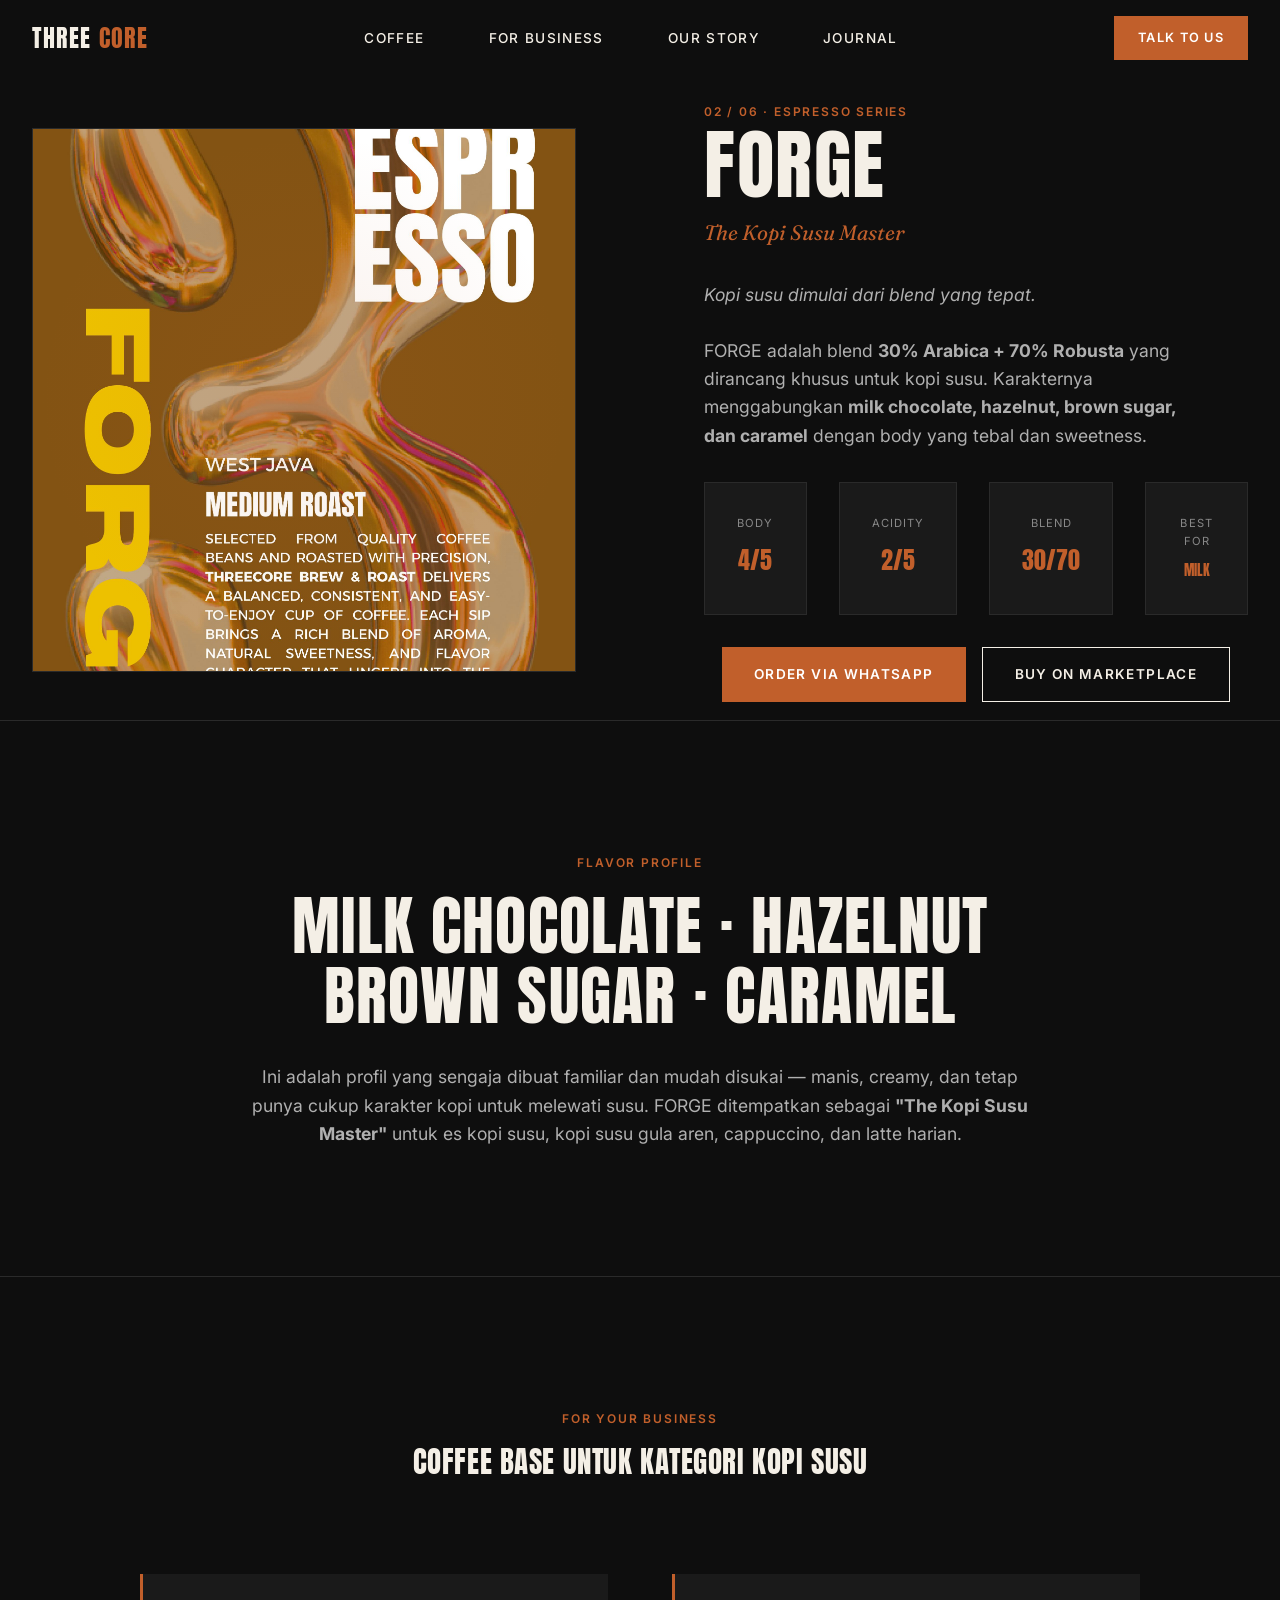
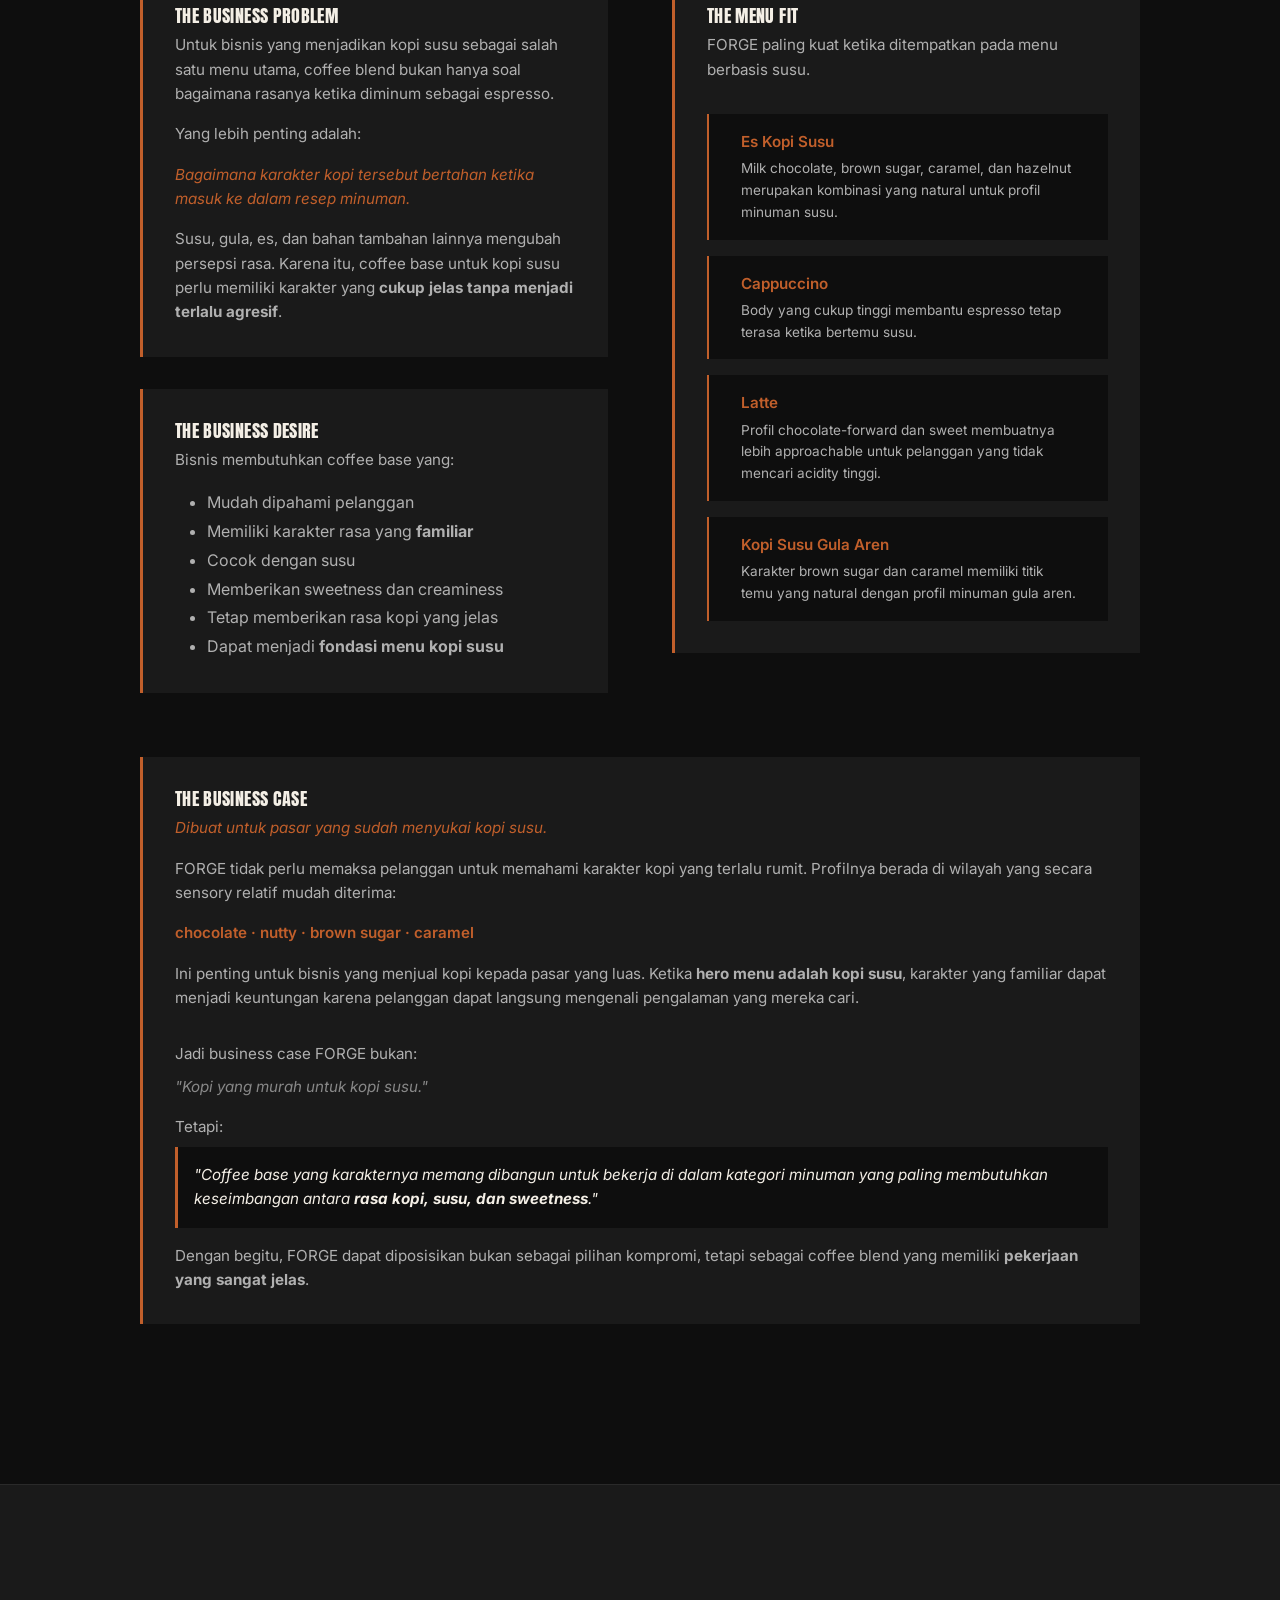
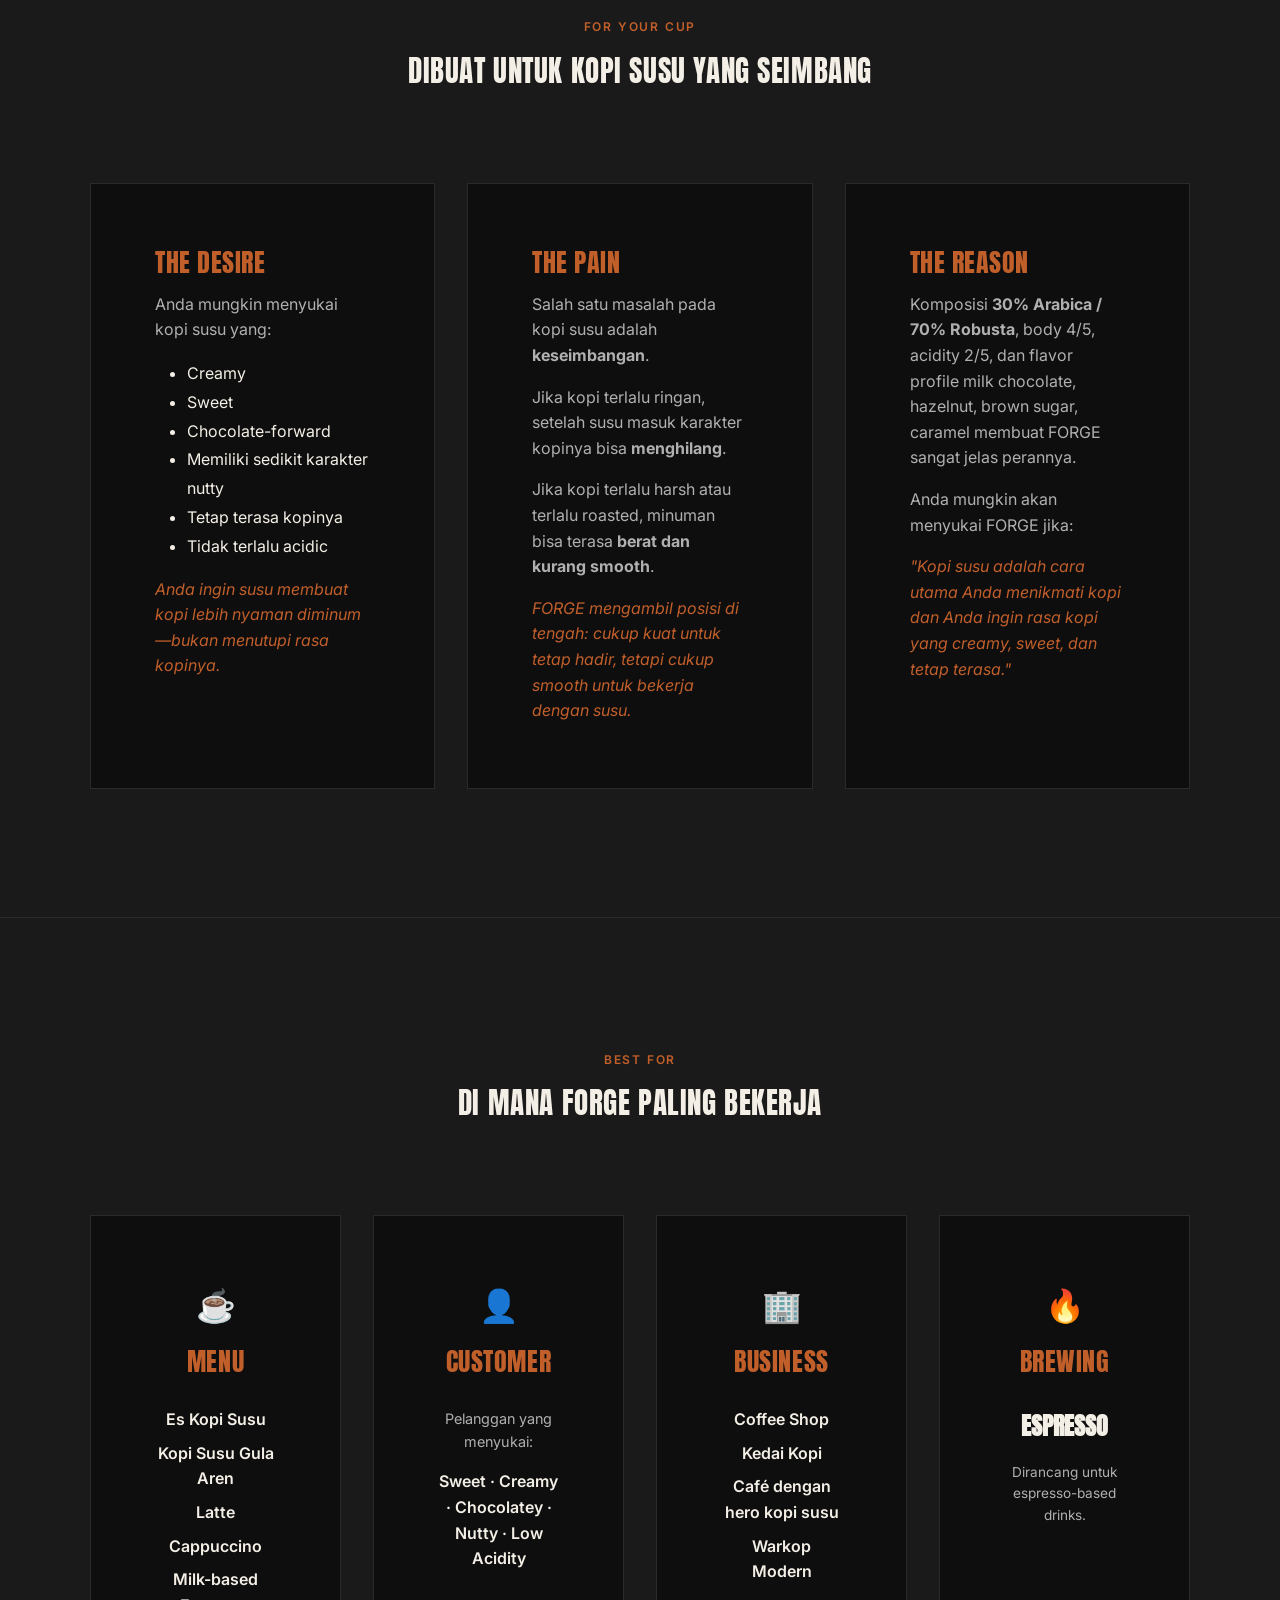
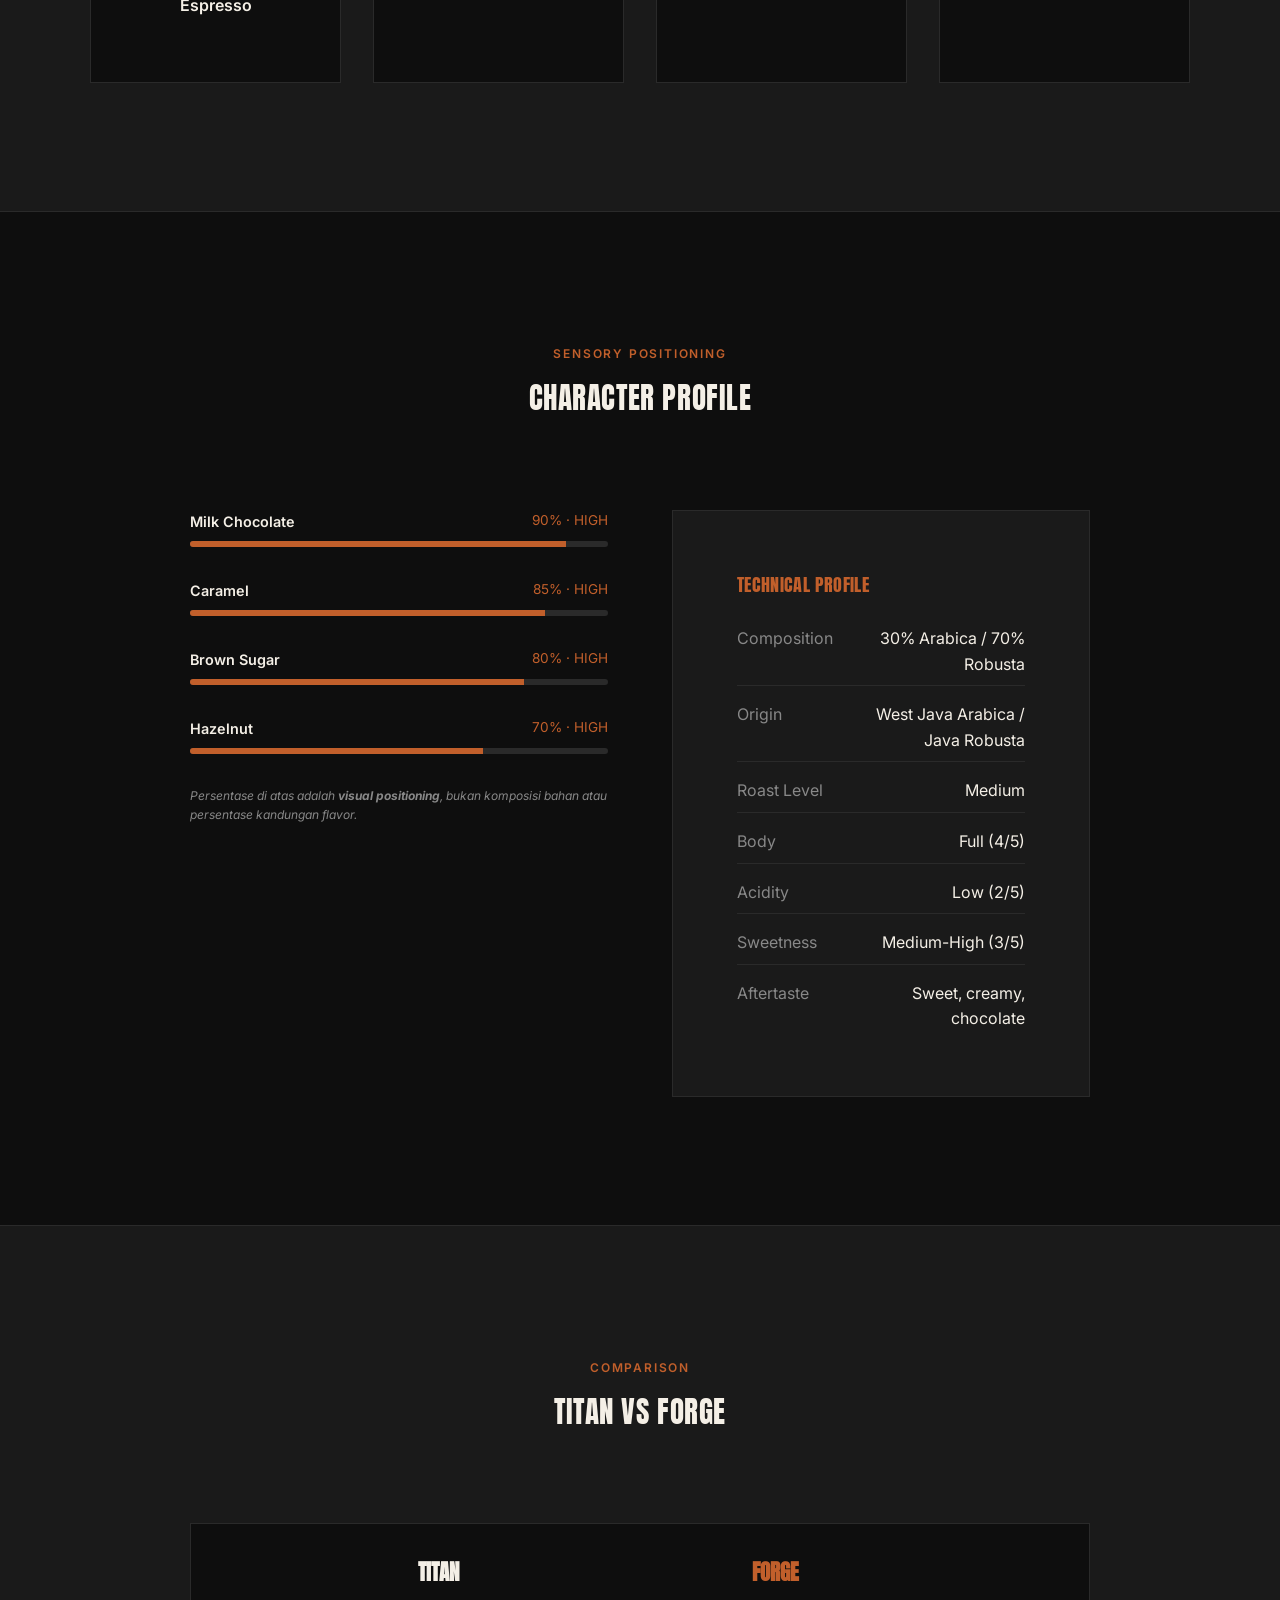
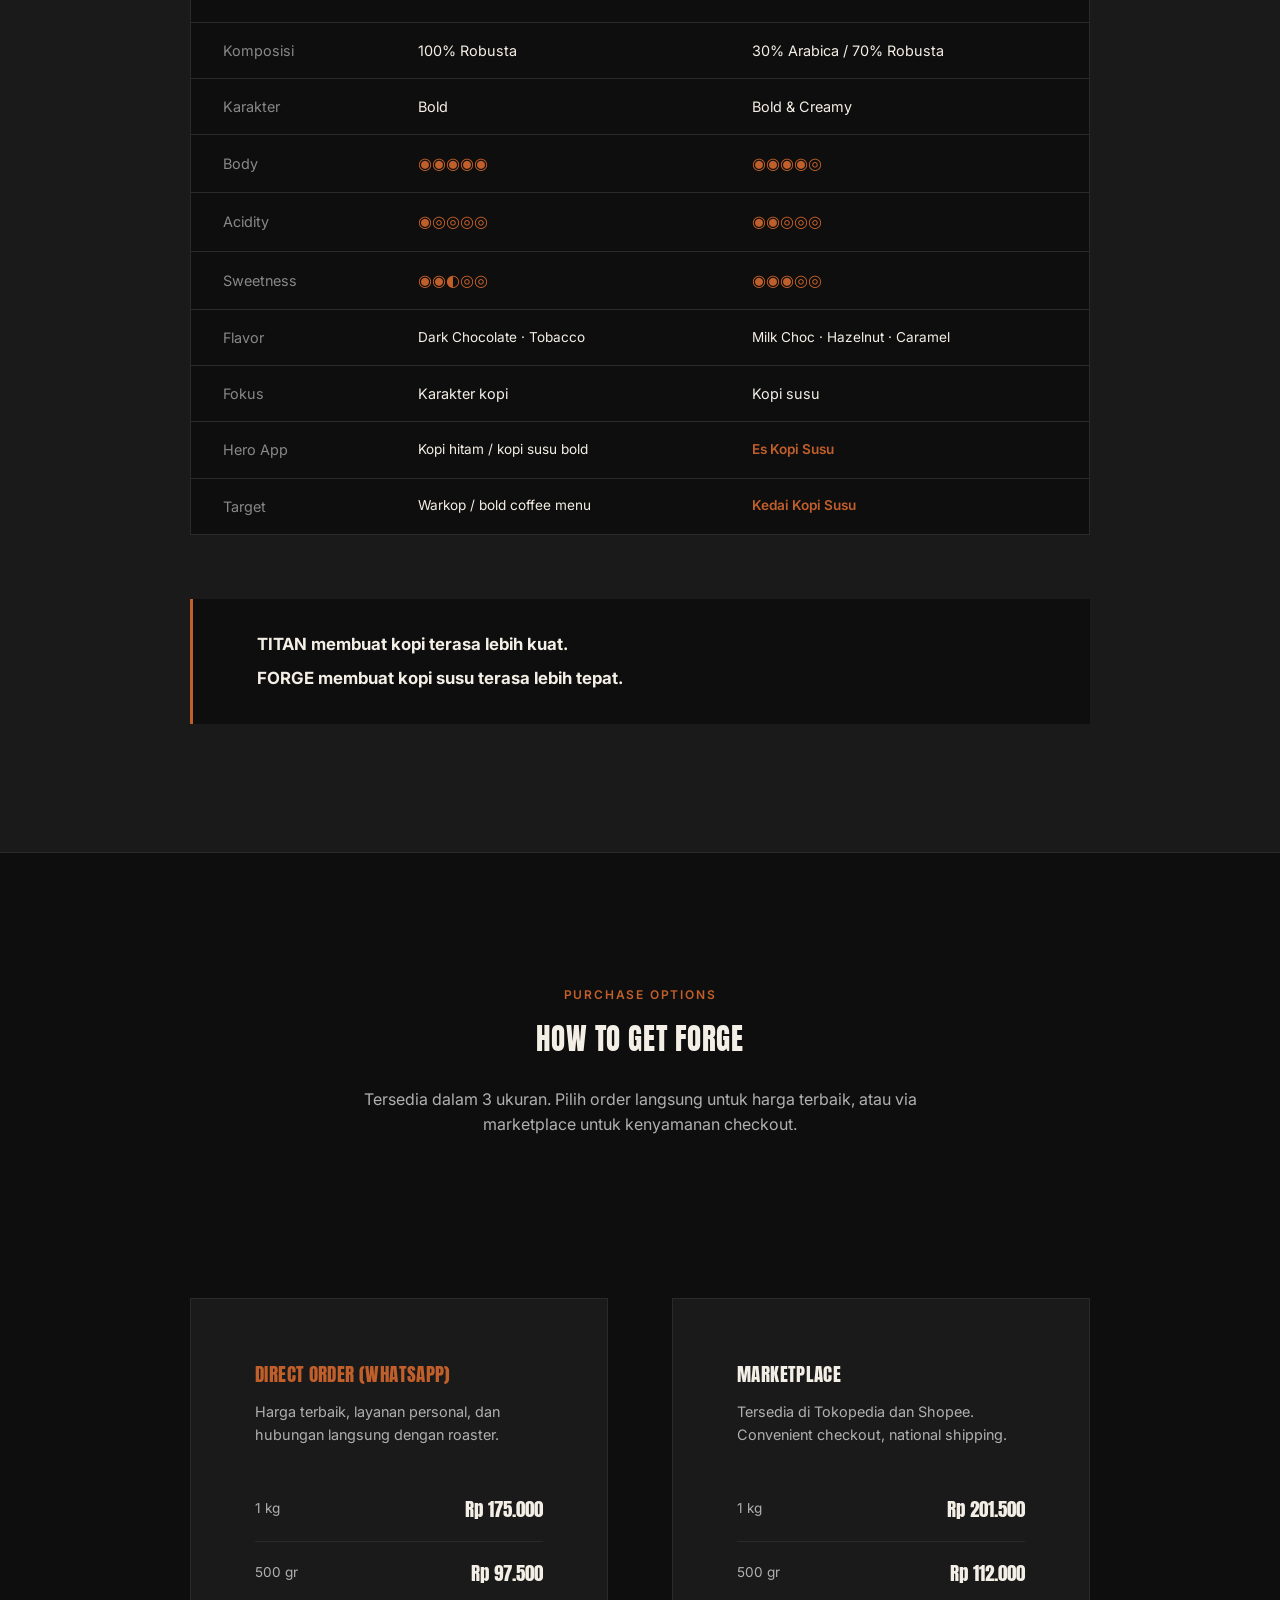
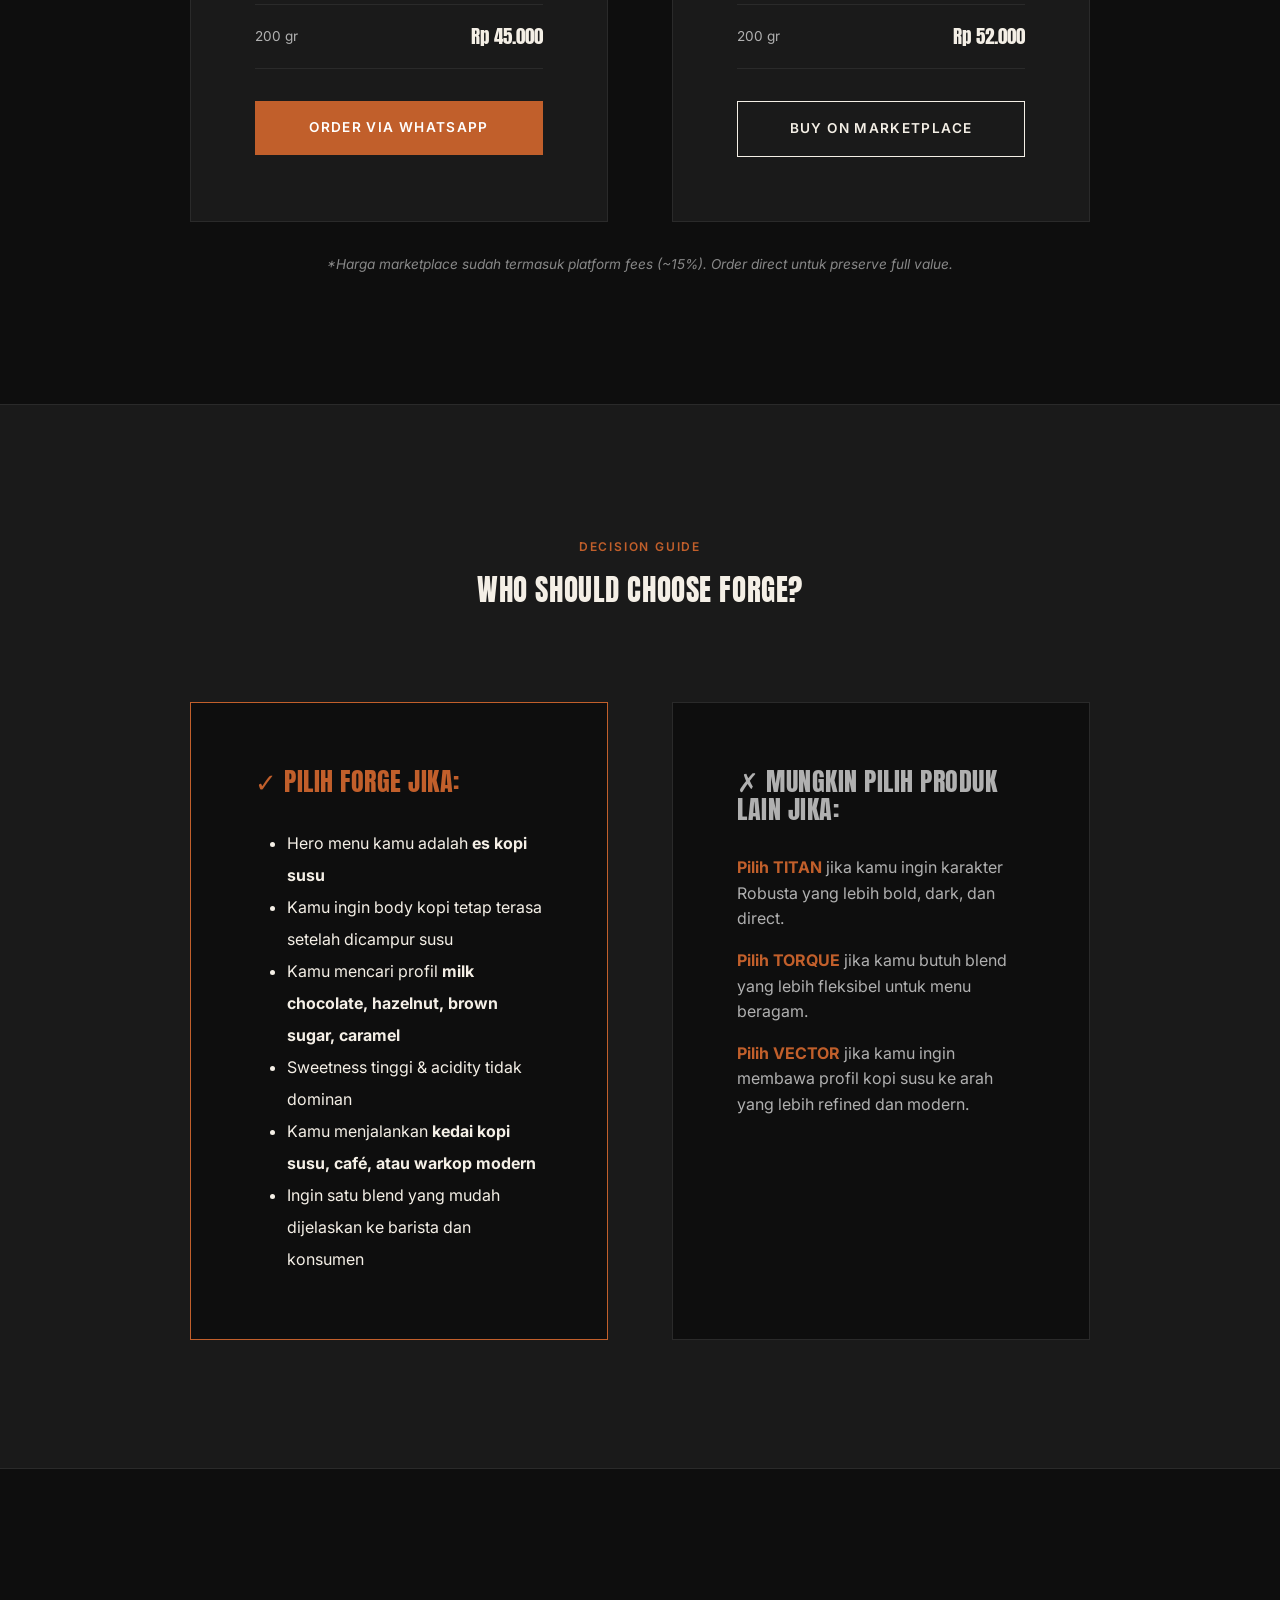
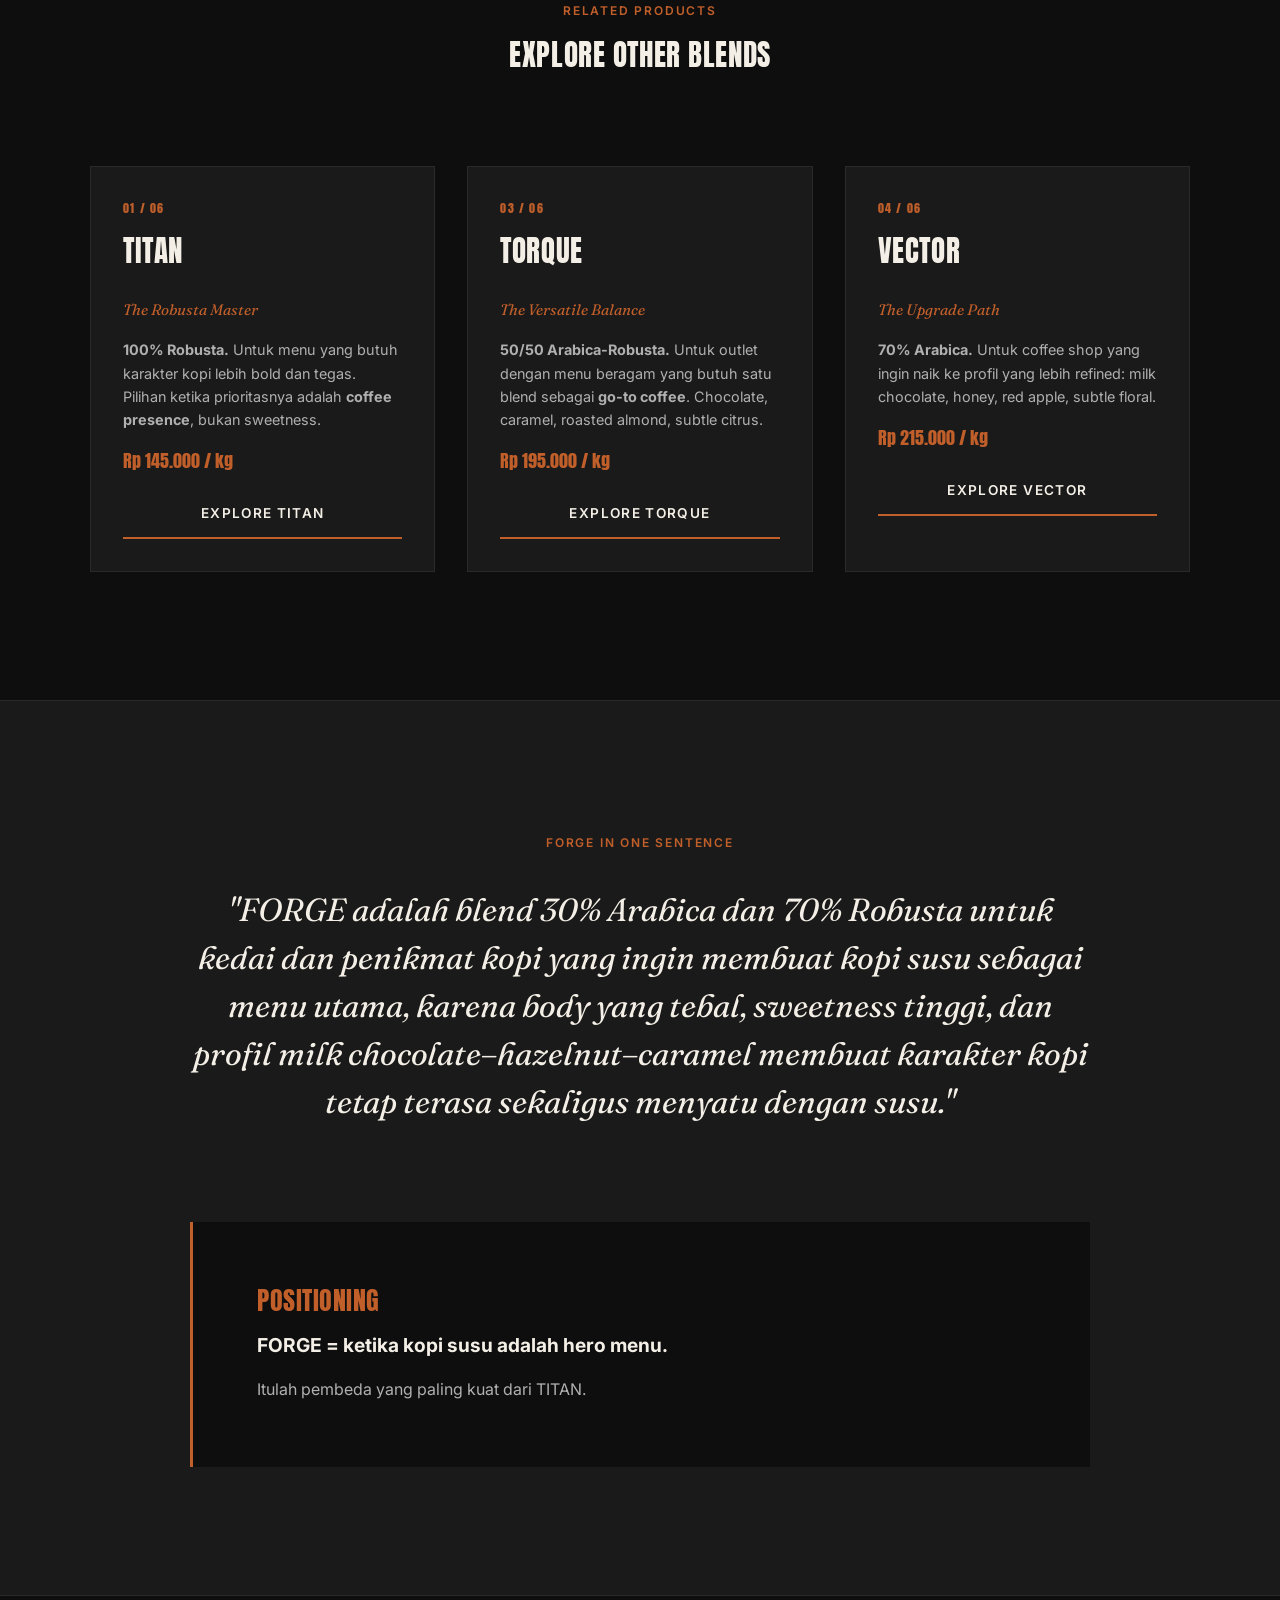
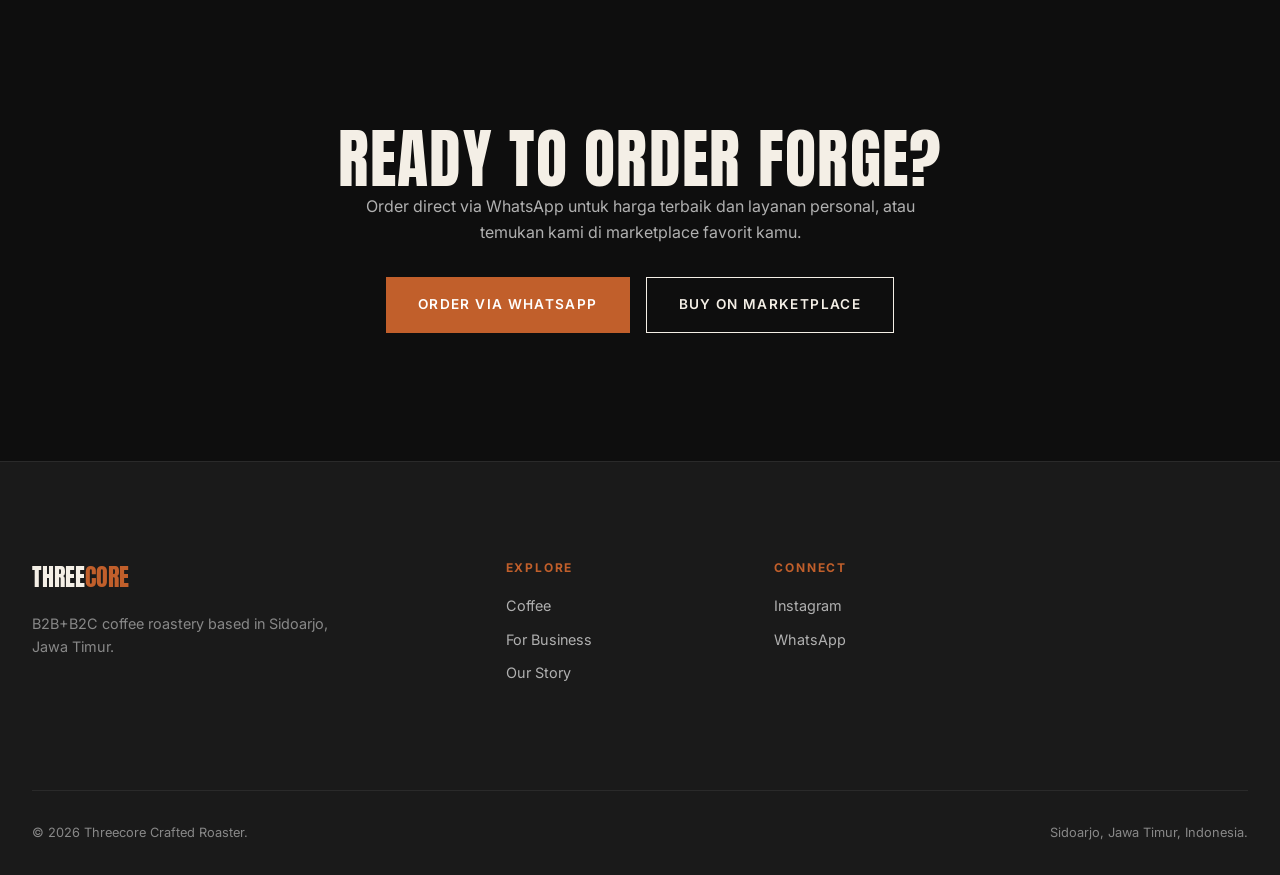
<file: product-forge.html>
<!DOCTYPE html>
<html lang="id">
<head>
  <meta charset="UTF-8">
  <meta name="viewport" content="width=device-width, initial-scale=1.0">
  <meta name="description" content="FORGE adalah espresso blend 30% Arabica dan 70% Robusta dengan karakter milk chocolate, hazelnut, brown sugar, dan caramel, dirancang untuk kopi susu yang bold, manis, dan konsisten.">
  <title>FORGE — The Kopi Susu Master | THREECORE</title>
  <link rel="stylesheet" href="css/style.css">
</head>
<body>

  <nav class="nav">
    <div class="nav-inner">
      <a href="index.html" class="nav-logo">THREE<span>CORE</span></a>
      <ul class="nav-links">
        <li><a href="coffee.html">Coffee</a></li>
        <li><a href="business.html">For Business</a></li>
        <li><a href="story.html">Our Story</a></li>
        <li><a href="journal.html">Journal</a></li>
      </ul>
      <a href="contact.html" class="nav-cta">Talk to Us</a>
      <button class="nav-mobile-toggle" aria-label="Open menu">☰</button>
    </div>
  </nav>

  <div class="mobile-menu">
    <button class="mobile-close" aria-label="Close menu">✕</button>
    <a href="coffee.html">Coffee</a>
    <a href="business.html">For Business</a>
    <a href="story.html">Our Story</a>
    <a href="journal.html">Journal</a>
    <a href="contact.html">Talk to Us</a>
  </div>

  <!-- Hero Section -->
  <section class="product-detail-hero">
    <div class="container">
      <div class="product-detail-grid">
        <div class="product-detail-visual reveal">
          <img src="images/products/forge.jpg" alt="FORGE - The Kopi Susu Master" style="width:100%; height:100%; object-fit:cover;">
        </div>
        <div class="product-detail-info">
          <span class="label reveal">02 / 06 · Espresso Series</span>
          <h1 class="reveal reveal-delay-1">FORGE</h1>
          <p class="product-detail-tagline reveal reveal-delay-1">The Kopi Susu Master</p>
          <p class="product-detail-description reveal reveal-delay-2">
            <em>Kopi susu dimulai dari blend yang tepat.</em><br><br>
            FORGE adalah blend <strong>30% Arabica + 70% Robusta</strong> yang dirancang khusus untuk kopi susu. Karakternya menggabungkan <strong>milk chocolate, hazelnut, brown sugar, dan caramel</strong> dengan body yang tebal dan sweetness.
          </p>
          <div class="reveal reveal-delay-2">
            <div class="flavor-profile-grid" style="margin-bottom: var(--space-md);">
              <div class="flavor-item">
                <div class="flavor-item-label">Body</div>
                <div class="flavor-item-value">4/5</div>
              </div>
              <div class="flavor-item">
                <div class="flavor-item-label">Acidity</div>
                <div class="flavor-item-value">2/5</div>
              </div>
              <div class="flavor-item">
                <div class="flavor-item-label">Blend</div>
                <div class="flavor-item-value">30/70</div>
              </div>
              <div class="flavor-item">
                <div class="flavor-item-label">Best For</div>
                <div class="flavor-item-value" style="font-size: 0.9rem;">MILK</div>
              </div>
            </div>
          </div>
          <div class="btn-group reveal reveal-delay-3">
            <a href="https://wa.me/6281234567890?text=Hi%20Threecore%2C%20saya%20ingin%20order%20FORGE" class="btn btn-primary" target="_blank">Order via WhatsApp</a>
            <a href="#" class="btn btn-secondary">Buy on Marketplace</a>
          </div>
        </div>
      </div>
    </div>
  </section>

  <!-- Flavor Profile Intro -->
  <section class="product-detail-section">
    <div class="container">
      <div style="max-width: 800px; margin: 0 auto; text-align: center;" class="reveal">
        <span class="label">Flavor Profile</span>
        <h2 style="margin-top: var(--space-sm); margin-bottom: var(--space-md);">MILK CHOCOLATE · HAZELNUT<br>BROWN SUGAR · CARAMEL</h2>
        <p style="color: var(--tcr-gray-light); font-size: 1.1rem;">
          Ini adalah profil yang sengaja dibuat familiar dan mudah disukai — manis, creamy, dan tetap punya cukup karakter kopi untuk melewati susu. FORGE ditempatkan sebagai <strong>"The Kopi Susu Master"</strong> untuk es kopi susu, kopi susu gula aren, cappuccino, dan latte harian.
        </p>
      </div>
    </div>
  </section>

  <!-- For Your Business -->
  <section class="product-detail-section">
    <div class="container">
      <div style="text-align: center; margin-bottom: var(--space-xl);" class="reveal">
        <span class="label">For Your Business</span>
        <h3 style="margin-top: var(--space-sm);">COFFEE BASE UNTUK KATEGORI KOPI SUSU</h3>
      </div>
      <div style="max-width: 1000px; margin: 0 auto;">
        <div class="grid-2">
          <div class="reveal">
            <div class="business-reason-box">
              <h4>The Business Problem</h4>
              <p>Untuk bisnis yang menjadikan kopi susu sebagai salah satu menu utama, coffee blend bukan hanya soal bagaimana rasanya ketika diminum sebagai espresso.</p>
              <p style="margin-top: var(--space-sm);">Yang lebih penting adalah:</p>
              <p style="color: var(--tcr-copper); font-style: italic; margin-top: var(--space-sm);">
                Bagaimana karakter kopi tersebut bertahan ketika masuk ke dalam resep minuman.
              </p>
              <p style="margin-top: var(--space-sm);">Susu, gula, es, dan bahan tambahan lainnya mengubah persepsi rasa. Karena itu, coffee base untuk kopi susu perlu memiliki karakter yang <strong>cukup jelas tanpa menjadi terlalu agresif</strong>.</p>
            </div>
            <div class="business-reason-box">
              <h4>The Business Desire</h4>
              <p>Bisnis membutuhkan coffee base yang:</p>
              <ul style="margin-top: var(--space-sm); padding-left: var(--space-md); color: var(--tcr-gray-light); line-height: 1.8;">
                <li>Mudah dipahami pelanggan</li>
                <li>Memiliki karakter rasa yang <strong>familiar</strong></li>
                <li>Cocok dengan susu</li>
                <li>Memberikan sweetness dan creaminess</li>
                <li>Tetap memberikan rasa kopi yang jelas</li>
                <li>Dapat menjadi <strong>fondasi menu kopi susu</strong></li>
              </ul>
            </div>
          </div>
          <div class="reveal reveal-delay-1">
            <div class="business-reason-box">
              <h4>The Menu Fit</h4>
              <p>FORGE paling kuat ketika ditempatkan pada menu berbasis susu.</p>
              <div style="margin-top: var(--space-md); display: flex; flex-direction: column; gap: var(--space-sm);">
                <div style="padding: var(--space-sm) var(--space-md); background: var(--tcr-black); border-left: 2px solid var(--tcr-copper);">
                  <p style="color: var(--tcr-copper); font-weight: 600; margin-bottom: 0.25rem;">Es Kopi Susu</p>
                  <p style="color: var(--tcr-gray-light); font-size: 0.85rem;">Milk chocolate, brown sugar, caramel, dan hazelnut merupakan kombinasi yang natural untuk profil minuman susu.</p>
                </div>
                <div style="padding: var(--space-sm) var(--space-md); background: var(--tcr-black); border-left: 2px solid var(--tcr-copper);">
                  <p style="color: var(--tcr-copper); font-weight: 600; margin-bottom: 0.25rem;">Cappuccino</p>
                  <p style="color: var(--tcr-gray-light); font-size: 0.85rem;">Body yang cukup tinggi membantu espresso tetap terasa ketika bertemu susu.</p>
                </div>
                <div style="padding: var(--space-sm) var(--space-md); background: var(--tcr-black); border-left: 2px solid var(--tcr-copper);">
                  <p style="color: var(--tcr-copper); font-weight: 600; margin-bottom: 0.25rem;">Latte</p>
                  <p style="color: var(--tcr-gray-light); font-size: 0.85rem;">Profil chocolate-forward dan sweet membuatnya lebih approachable untuk pelanggan yang tidak mencari acidity tinggi.</p>
                </div>
                <div style="padding: var(--space-sm) var(--space-md); background: var(--tcr-black); border-left: 2px solid var(--tcr-copper);">
                  <p style="color: var(--tcr-copper); font-weight: 600; margin-bottom: 0.25rem;">Kopi Susu Gula Aren</p>
                  <p style="color: var(--tcr-gray-light); font-size: 0.85rem;">Karakter brown sugar dan caramel memiliki titik temu yang natural dengan profil minuman gula aren.</p>
                </div>
              </div>
            </div>
          </div>
        </div>
        <div class="reveal" style="margin-top: var(--space-md);">
          <div class="business-reason-box">
            <h4>The Business Case</h4>
            <p style="font-style: italic; color: var(--tcr-copper); margin-bottom: var(--space-sm);">Dibuat untuk pasar yang sudah menyukai kopi susu.</p>
            <p>FORGE tidak perlu memaksa pelanggan untuk memahami karakter kopi yang terlalu rumit. Profilnya berada di wilayah yang secara sensory relatif mudah diterima:</p>
            <p style="margin-top: var(--space-sm); color: var(--tcr-copper); font-weight: 600;">chocolate · nutty · brown sugar · caramel</p>
            <p style="margin-top: var(--space-sm);">Ini penting untuk bisnis yang menjual kopi kepada pasar yang luas. Ketika <strong>hero menu adalah kopi susu</strong>, karakter yang familiar dapat menjadi keuntungan karena pelanggan dapat langsung mengenali pengalaman yang mereka cari.</p>
            <p style="margin-top: var(--space-md);">Jadi business case FORGE bukan:</p>
            <p style="margin-top: 0.5rem; font-style: italic; color: var(--tcr-gray);">"Kopi yang murah untuk kopi susu."</p>
            <p style="margin-top: var(--space-sm);">Tetapi:</p>
            <p style="margin-top: 0.5rem; padding: var(--space-sm); background: var(--tcr-black); border-left: 3px solid var(--tcr-copper); font-style: italic; color: var(--tcr-cream);">
              "Coffee base yang karakternya memang dibangun untuk bekerja di dalam kategori minuman yang paling membutuhkan keseimbangan antara <strong>rasa kopi, susu, dan sweetness</strong>."
            </p>
            <p style="margin-top: var(--space-sm);">Dengan begitu, FORGE dapat diposisikan bukan sebagai pilihan kompromi, tetapi sebagai coffee blend yang memiliki <strong>pekerjaan yang sangat jelas</strong>.</p>
          </div>
        </div>
      </div>
    </div>
  </section>
  
  <!-- For Your Cup -->
  <section class="product-detail-section" style="background: var(--tcr-black-soft);">
    <div class="container">
      <div style="text-align: center; margin-bottom: var(--space-xl);" class="reveal">
        <span class="label">For Your Cup</span>
        <h3 style="margin-top: var(--space-sm);">DIBUAT UNTUK KOPI SUSU YANG SEIMBANG</h3>
      </div>
      <div class="grid-3" style="max-width: 1100px; margin: 0 auto;">
        <div class="reveal" style="padding: var(--space-lg); background: var(--tcr-black); border: 1px solid var(--tcr-charcoal);">
          <h4 style="color: var(--tcr-copper); margin-bottom: var(--space-sm);">THE DESIRE</h4>
          <p style="color: var(--tcr-gray-light); margin-bottom: var(--space-sm);">Anda mungkin menyukai kopi susu yang:</p>
          <ul style="padding-left: var(--space-md); color: var(--tcr-cream); line-height: 1.8;">
            <li>Creamy</li>
            <li>Sweet</li>
            <li>Chocolate-forward</li>
            <li>Memiliki sedikit karakter nutty</li>
            <li>Tetap terasa kopinya</li>
            <li>Tidak terlalu acidic</li>
          </ul>
          <p style="color: var(--tcr-copper); font-style: italic; margin-top: var(--space-sm);">
            Anda ingin susu membuat kopi lebih nyaman diminum—bukan menutupi rasa kopinya.
          </p>
        </div>
        <div class="reveal reveal-delay-1" style="padding: var(--space-lg); background: var(--tcr-black); border: 1px solid var(--tcr-charcoal);">
          <h4 style="color: var(--tcr-copper); margin-bottom: var(--space-sm);">THE PAIN</h4>
          <p style="color: var(--tcr-gray-light); margin-bottom: var(--space-sm);">Salah satu masalah pada kopi susu adalah <strong>keseimbangan</strong>.</p>
          <p style="color: var(--tcr-gray-light); margin-top: var(--space-sm);">Jika kopi terlalu ringan, setelah susu masuk karakter kopinya bisa <strong>menghilang</strong>.</p>
          <p style="color: var(--tcr-gray-light); margin-top: var(--space-sm);">Jika kopi terlalu harsh atau terlalu roasted, minuman bisa terasa <strong>berat dan kurang smooth</strong>.</p>
          <p style="color: var(--tcr-copper); font-style: italic; margin-top: var(--space-sm);">
            FORGE mengambil posisi di tengah: cukup kuat untuk tetap hadir, tetapi cukup smooth untuk bekerja dengan susu.
          </p>
        </div>
        <div class="reveal reveal-delay-2" style="padding: var(--space-lg); background: var(--tcr-black); border: 1px solid var(--tcr-charcoal);">
          <h4 style="color: var(--tcr-copper); margin-bottom: var(--space-sm);">THE REASON</h4>
          <p style="color: var(--tcr-gray-light); margin-bottom: var(--space-sm);">Komposisi <strong>30% Arabica / 70% Robusta</strong>, body 4/5, acidity 2/5, dan flavor profile milk chocolate, hazelnut, brown sugar, caramel membuat FORGE sangat jelas perannya.</p>
          <p style="color: var(--tcr-gray-light); margin-top: var(--space-sm);">Anda mungkin akan menyukai FORGE jika:</p>
          <p style="color: var(--tcr-copper); font-style: italic; margin-top: var(--space-sm);">
            "Kopi susu adalah cara utama Anda menikmati kopi dan Anda ingin rasa kopi yang creamy, sweet, dan tetap terasa."
          </p>
        </div>
      </div>
    </div>
  </section>

  <!-- Best For -->
  <section class="product-detail-section" style="background: var(--tcr-black-soft);">
    <div class="container">
      <div style="text-align: center; margin-bottom: var(--space-xl);" class="reveal">
        <span class="label">Best For</span>
        <h3 style="margin-top: var(--space-sm);">DI MANA FORGE PALING BEKERJA</h3>
      </div>
      <div style="display: grid; grid-template-columns: repeat(auto-fit, minmax(220px, 1fr)); gap: var(--space-md); max-width: 1100px; margin: 0 auto;">
        <div class="reveal" style="padding: var(--space-lg); background: var(--tcr-black); border: 1px solid var(--tcr-charcoal); text-align: center;">
          <div style="font-size: 2rem; margin-bottom: var(--space-sm);">☕</div>
          <h4 style="color: var(--tcr-copper); margin-bottom: var(--space-md);">MENU</h4>
          <p style="color: var(--tcr-cream); font-weight: 600; margin-bottom: 0.5rem;">Es Kopi Susu</p>
          <p style="color: var(--tcr-cream); font-weight: 600; margin-bottom: 0.5rem;">Kopi Susu Gula Aren</p>
          <p style="color: var(--tcr-cream); font-weight: 600; margin-bottom: 0.5rem;">Latte</p>
          <p style="color: var(--tcr-cream); font-weight: 600; margin-bottom: 0.5rem;">Cappuccino</p>
          <p style="color: var(--tcr-cream); font-weight: 600;">Milk-based Espresso</p>
        </div>
        <div class="reveal reveal-delay-1" style="padding: var(--space-lg); background: var(--tcr-black); border: 1px solid var(--tcr-charcoal); text-align: center;">
          <div style="font-size: 2rem; margin-bottom: var(--space-sm);">👤</div>
          <h4 style="color: var(--tcr-copper); margin-bottom: var(--space-md);">CUSTOMER</h4>
          <p style="color: var(--tcr-gray-light); font-size: 0.9rem; margin-bottom: var(--space-sm);">Pelanggan yang menyukai:</p>
          <p style="color: var(--tcr-cream); font-weight: 600;">Sweet · Creamy · Chocolatey · Nutty · Low Acidity</p>
        </div>
        <div class="reveal reveal-delay-2" style="padding: var(--space-lg); background: var(--tcr-black); border: 1px solid var(--tcr-charcoal); text-align: center;">
          <div style="font-size: 2rem; margin-bottom: var(--space-sm);">🏢</div>
          <h4 style="color: var(--tcr-copper); margin-bottom: var(--space-md);">BUSINESS</h4>
          <p style="color: var(--tcr-cream); font-weight: 600; margin-bottom: 0.5rem;">Coffee Shop</p>
          <p style="color: var(--tcr-cream); font-weight: 600; margin-bottom: 0.5rem;">Kedai Kopi</p>
          <p style="color: var(--tcr-cream); font-weight: 600; margin-bottom: 0.5rem;">Café dengan hero kopi susu</p>
          <p style="color: var(--tcr-cream); font-weight: 600;">Warkop Modern</p>
        </div>
        <div class="reveal reveal-delay-3" style="padding: var(--space-lg); background: var(--tcr-black); border: 1px solid var(--tcr-charcoal); text-align: center;">
          <div style="font-size: 2rem; margin-bottom: var(--space-sm);">🔥</div>
          <h4 style="color: var(--tcr-copper); margin-bottom: var(--space-md);">BREWING</h4>
          <p style="color: var(--tcr-cream); font-weight: 600; font-size: 1.5rem; font-family: var(--font-display); margin-top: var(--space-md);">ESPRESSO</p>
          <p style="color: var(--tcr-gray-light); font-size: 0.85rem; margin-top: var(--space-sm);">Dirancang untuk espresso-based drinks.</p>
        </div>
      </div>
    </div>
  </section>

  <!-- Sensory Positioning Bars -->
  <section class="product-detail-section">
    <div class="container">
      <div style="text-align: center; margin-bottom: var(--space-xl);" class="reveal">
        <span class="label">Sensory Positioning</span>
        <h3 style="margin-top: var(--space-sm);">CHARACTER PROFILE</h3>
      </div>
      <div class="grid-2" style="max-width: 900px; margin: 0 auto;">
        <div class="reveal">
          <div style="display:flex; flex-direction:column; gap: var(--space-md);">
            <div>
              <div style="display:flex; justify-content:space-between; margin-bottom: 0.5rem;">
                <span style="font-size: 0.9rem; color: var(--tcr-cream); font-weight: 600;">Milk Chocolate</span>
                <span style="font-size: 0.85rem; color: var(--tcr-copper);">90% · HIGH</span>
              </div>
              <div style="height: 6px; background: var(--tcr-charcoal); border-radius: 3px; overflow: hidden;">
                <div style="width: 90%; height: 100%; background: var(--tcr-copper);"></div>
              </div>
            </div>
            <div>
              <div style="display:flex; justify-content:space-between; margin-bottom: 0.5rem;">
                <span style="font-size: 0.9rem; color: var(--tcr-cream); font-weight: 600;">Caramel</span>
                <span style="font-size: 0.85rem; color: var(--tcr-copper);">85% · HIGH</span>
              </div>
              <div style="height: 6px; background: var(--tcr-charcoal); border-radius: 3px; overflow: hidden;">
                <div style="width: 85%; height: 100%; background: var(--tcr-copper);"></div>
              </div>
            </div>
            <div>
              <div style="display:flex; justify-content:space-between; margin-bottom: 0.5rem;">
                <span style="font-size: 0.9rem; color: var(--tcr-cream); font-weight: 600;">Brown Sugar</span>
                <span style="font-size: 0.85rem; color: var(--tcr-copper);">80% · HIGH</span>
              </div>
              <div style="height: 6px; background: var(--tcr-charcoal); border-radius: 3px; overflow: hidden;">
                <div style="width: 80%; height: 100%; background: var(--tcr-copper);"></div>
              </div>
            </div>
            <div>
              <div style="display:flex; justify-content:space-between; margin-bottom: 0.5rem;">
                <span style="font-size: 0.9rem; color: var(--tcr-cream); font-weight: 600;">Hazelnut</span>
                <span style="font-size: 0.85rem; color: var(--tcr-copper);">70% · HIGH</span>
              </div>
              <div style="height: 6px; background: var(--tcr-charcoal); border-radius: 3px; overflow: hidden;">
                <div style="width: 70%; height: 100%; background: var(--tcr-copper);"></div>
              </div>
            </div>
          </div>
          <p style="font-size: 0.75rem; color: var(--tcr-gray); margin-top: var(--space-md); font-style: italic;">
            Persentase di atas adalah <strong>visual positioning</strong>, bukan komposisi bahan atau persentase kandungan flavor.
          </p>
        </div>

        <div class="reveal reveal-delay-1" style="display:flex; flex-direction:column; justify-content:center;">
          <div style="padding: var(--space-lg); background: var(--tcr-black-soft); border: 1px solid var(--tcr-charcoal);">
            <h4 style="font-size: 1.1rem; margin-bottom: var(--space-md); color: var(--tcr-copper);">Technical Profile</h4>
            <div style="display:flex; flex-direction:column; gap: var(--space-sm);">
              <div style="display:flex; justify-content:space-between; padding-bottom: var(--space-xs); border-bottom: 1px solid var(--tcr-charcoal);">
                <span style="color: var(--tcr-gray);">Composition</span>
                <span style="color: var(--tcr-cream);text-align: right; max-width: 60%;">30% Arabica / 70% Robusta</span>
              </div>
              <div style="display:flex; justify-content:space-between; padding-bottom: var(--space-xs); border-bottom: 1px solid var(--tcr-charcoal);">
                <span style="color: var(--tcr-gray);">Origin</span>
                <span style="color: var(--tcr-cream);text-align: right; max-width: 60%;">West Java Arabica / Java Robusta</span>
              </div>
              <div style="display:flex; justify-content:space-between; padding-bottom: var(--space-xs); border-bottom: 1px solid var(--tcr-charcoal);">
                <span style="color: var(--tcr-gray);">Roast Level</span>
                <span style="color: var(--tcr-cream);">Medium</span>
              </div>
              <div style="display:flex; justify-content:space-between; padding-bottom: var(--space-xs); border-bottom: 1px solid var(--tcr-charcoal);">
                <span style="color: var(--tcr-gray);">Body</span>
                <span style="color: var(--tcr-cream);">Full (4/5)</span>
              </div>
              <div style="display:flex; justify-content:space-between; padding-bottom: var(--space-xs); border-bottom: 1px solid var(--tcr-charcoal);">
                <span style="color: var(--tcr-gray);">Acidity</span>
                <span style="color: var(--tcr-cream);">Low (2/5)</span>
              </div>
              <div style="display:flex; justify-content:space-between; padding-bottom: var(--space-xs); border-bottom: 1px solid var(--tcr-charcoal);">
                <span style="color: var(--tcr-gray);">Sweetness</span>
                <span style="color: var(--tcr-cream);text-align: right; max-width: 60%;">Medium-High (3/5)</span>
              </div>
              <div style="display:flex; justify-content:space-between;">
                <span style="color: var(--tcr-gray);">Aftertaste</span>
                <span style="color: var(--tcr-cream); text-align: right; max-width: 60%;">Sweet, creamy, chocolate</span>
              </div>
            </div>
          </div>
        </div>
      </div>
    </div>
  </section>

  <!-- TITAN vs FORGE Comparison -->
  <section class="product-detail-section" style="background: var(--tcr-black-soft);">
    <div class="container">
      <div style="text-align: center; margin-bottom: var(--space-xl);" class="reveal">
        <span class="label">Comparison</span>
        <h3 style="margin-top: var(--space-sm);">TITAN vs FORGE</h3>
      </div>
      <div style="max-width: 900px; margin: 0 auto; overflow-x: auto;" class="reveal">
        <table style="width: 100%; border-collapse: collapse; background: var(--tcr-black); border: 1px solid var(--tcr-charcoal);">
          <thead>
            <tr style="border-bottom: 1px solid var(--tcr-charcoal);">
              <th style="padding: var(--space-md); text-align: left; color: var(--tcr-gray); font-size: 0.8rem; text-transform: uppercase; letter-spacing: 0.1em;"></th>
              <th style="padding: var(--space-md); text-align: left; color: var(--tcr-cream); font-family: var(--font-display); font-size: 1.3rem;">TITAN</th>
              <th style="padding: var(--space-md); text-align: left; color: var(--tcr-copper); font-family: var(--font-display); font-size: 1.3rem;">FORGE</th>
            </tr>
          </thead>
          <tbody>
            <tr style="border-bottom: 1px solid var(--tcr-charcoal);">
              <td style="padding: var(--space-sm) var(--space-md); color: var(--tcr-gray); font-size: 0.9rem;">Komposisi</td>
              <td style="padding: var(--space-sm) var(--space-md); color: var(--tcr-cream); font-size: 0.9rem;">100% Robusta</td>
              <td style="padding: var(--space-sm) var(--space-md); color: var(--tcr-cream); font-size: 0.9rem;">30% Arabica / 70% Robusta</td>
            </tr>
            <tr style="border-bottom: 1px solid var(--tcr-charcoal);">
              <td style="padding: var(--space-sm) var(--space-md); color: var(--tcr-gray); font-size: 0.9rem;">Karakter</td>
              <td style="padding: var(--space-sm) var(--space-md); color: var(--tcr-cream); font-size: 0.9rem;">Bold</td>
              <td style="padding: var(--space-sm) var(--space-md); color: var(--tcr-cream); font-size: 0.9rem;">Bold & Creamy</td>
            </tr>
            <tr style="border-bottom: 1px solid var(--tcr-charcoal);">
              <td style="padding: var(--space-sm) var(--space-md); color: var(--tcr-gray); font-size: 0.9rem;">Body</td>
              <td style="padding: var(--space-sm) var(--space-md); color: var(--tcr-copper);">◉◉◉◉◉</td>
              <td style="padding: var(--space-sm) var(--space-md); color: var(--tcr-copper);">◉◉◉◉◎</td>
            </tr>
            <tr style="border-bottom: 1px solid var(--tcr-charcoal);">
              <td style="padding: var(--space-sm) var(--space-md); color: var(--tcr-gray); font-size: 0.9rem;">Acidity</td>
              <td style="padding: var(--space-sm) var(--space-md); color: var(--tcr-copper);">◉◎◎◎◎</td>
              <td style="padding: var(--space-sm) var(--space-md); color: var(--tcr-copper);">◉◉◎◎◎</td>
            </tr>
            <tr style="border-bottom: 1px solid var(--tcr-charcoal);">
              <td style="padding: var(--space-sm) var(--space-md); color: var(--tcr-gray); font-size: 0.9rem;">Sweetness</td>
              <td style="padding: var(--space-sm) var(--space-md); color: var(--tcr-copper);">◉◉◐◎◎</td>
              <td style="padding: var(--space-sm) var(--space-md); color: var(--tcr-copper);">◉◉◉◎◎</td>
            </tr>
            <tr style="border-bottom: 1px solid var(--tcr-charcoal);">
              <td style="padding: var(--space-sm) var(--space-md); color: var(--tcr-gray); font-size: 0.9rem;">Flavor</td>
              <td style="padding: var(--space-sm) var(--space-md); color: var(--tcr-cream); font-size: 0.85rem;">Dark Chocolate · Tobacco</td>
              <td style="padding: var(--space-sm) var(--space-md); color: var(--tcr-cream); font-size: 0.85rem;">Milk Choc · Hazelnut · Caramel</td>
            </tr>
            <tr style="border-bottom: 1px solid var(--tcr-charcoal);">
              <td style="padding: var(--space-sm) var(--space-md); color: var(--tcr-gray); font-size: 0.9rem;">Fokus</td>
              <td style="padding: var(--space-sm) var(--space-md); color: var(--tcr-cream); font-size: 0.9rem;">Karakter kopi</td>
              <td style="padding: var(--space-sm) var(--space-md); color: var(--tcr-cream); font-size: 0.9rem;">Kopi susu</td>
            </tr>
            <tr style="border-bottom: 1px solid var(--tcr-charcoal);">
              <td style="padding: var(--space-sm) var(--space-md); color: var(--tcr-gray); font-size: 0.9rem;">Hero App</td>
              <td style="padding: var(--space-sm) var(--space-md); color: var(--tcr-cream); font-size: 0.85rem;">Kopi hitam / kopi susu bold</td>
              <td style="padding: var(--space-sm) var(--space-md); color: var(--tcr-copper); font-weight: 600; font-size: 0.85rem;">Es Kopi Susu</td>
            </tr>
            <tr>
              <td style="padding: var(--space-sm) var(--space-md); color: var(--tcr-gray); font-size: 0.9rem;">Target</td>
              <td style="padding: var(--space-sm) var(--space-md); color: var(--tcr-cream); font-size: 0.85rem;">Warkop / bold coffee menu</td>
              <td style="padding: var(--space-sm) var(--space-md); color: var(--tcr-copper); font-weight: 600; font-size: 0.85rem;">Kedai Kopi Susu</td>
            </tr>
          </tbody>
        </table>
        <div style="margin-top: var(--space-lg); padding: var(--space-md) var(--space-lg); background: var(--tcr-black); border-left: 3px solid var(--tcr-copper);">
          <p style="color: var(--tcr-cream); font-size: 1.05rem; margin-bottom: 0.5rem;"><strong>TITAN membuat kopi terasa lebih kuat.</strong></p>
          <p style="color: var(--tcr-cream); font-size: 1.05rem;"><strong>FORGE membuat kopi susu terasa lebih tepat.</strong></p>
        </div>
      </div>
    </div>
  </section>

  <!-- Purchase Options -->
  <section class="product-detail-section">
    <div class="container">
      <div style="text-align: center; margin-bottom: var(--space-xl);" class="reveal">
        <span class="label">Purchase Options</span>
        <h3 style="margin-top: var(--space-sm);">HOW TO GET FORGE</h3>
        <p style="color: var(--tcr-gray-light); margin-top: var(--space-sm); max-width: 600px; margin-left: auto; margin-right: auto;">
          Tersedia dalam 3 ukuran. Pilih order langsung untuk harga terbaik, atau via marketplace untuk kenyamanan checkout.
        </p>
      </div>
      <div class="grid-2" style="max-width: 900px; margin: 0 auto;">
        <div class="purchase-box reveal">
          <h4 style="font-size: 1.2rem; margin-bottom: var(--space-sm); color: var(--tcr-copper);">Direct Order (WhatsApp)</h4>
          <p style="color: var(--tcr-gray-light); font-size: 0.9rem; margin-bottom: var(--space-md);">
            Harga terbaik, layanan personal, dan hubungan langsung dengan roaster.
          </p>
          <div class="purchase-option">
            <span class="purchase-option-label">1 kg</span>
            <span class="purchase-option-price">Rp 175.000</span>
          </div>
          <div class="purchase-option">
            <span class="purchase-option-label">500 gr</span>
            <span class="purchase-option-price">Rp 97.500</span>
          </div>
          <div class="purchase-option">
            <span class="purchase-option-label">200 gr</span>
            <span class="purchase-option-price">Rp 45.000</span>
          </div>
          <a href="https://wa.me/6281234567890?text=Hi%20Threecore%2C%20saya%20ingin%20order%20FORGE" class="btn btn-primary" style="width:100%; margin-top: var(--space-md);" target="_blank">Order via WhatsApp</a>
        </div>
        <div class="purchase-box reveal reveal-delay-1">
          <h4 style="font-size: 1.2rem; margin-bottom: var(--space-sm); color: var(--tcr-cream);">Marketplace</h4>
          <p style="color: var(--tcr-gray-light); font-size: 0.9rem; margin-bottom: var(--space-md);">
            Tersedia di Tokopedia dan Shopee. Convenient checkout, national shipping.
          </p>
          <div class="purchase-option">
            <span class="purchase-option-label">1 kg</span>
            <span class="purchase-option-price">Rp 201.500</span>
          </div>
          <div class="purchase-option">
            <span class="purchase-option-label">500 gr</span>
            <span class="purchase-option-price">Rp 112.000</span>
          </div>
          <div class="purchase-option">
            <span class="purchase-option-label">200 gr</span>
            <span class="purchase-option-price">Rp 52.000</span>
          </div>
          <a href="#" class="btn btn-secondary" style="width:100%; margin-top: var(--space-md);">Buy on Marketplace</a>
        </div>
      </div>
      <p style="text-align: center; margin-top: var(--space-md); color: var(--tcr-gray); font-size: 0.85rem; font-style: italic;">
        *Harga marketplace sudah termasuk platform fees (~15%). Order direct untuk preserve full value.
      </p>
    </div>
  </section>

  <!-- Who Should Choose FORGE -->
  <section class="product-detail-section" style="background: var(--tcr-black-soft);">
    <div class="container">
      <div style="text-align: center; margin-bottom: var(--space-xl);" class="reveal">
        <span class="label">Decision Guide</span>
        <h3 style="margin-top: var(--space-sm);">WHO SHOULD CHOOSE FORGE?</h3>
      </div>
      <div class="grid-2" style="max-width: 900px; margin: 0 auto;">
        <div class="reveal" style="padding: var(--space-lg); background: var(--tcr-black); border: 1px solid var(--tcr-copper);">
          <h4 style="color: var(--tcr-copper); margin-bottom: var(--space-md);">✓ Pilih FORGE jika:</h4>
          <ul style="padding-left: var(--space-md); color: var(--tcr-cream); line-height: 2;">
            <li>Hero menu kamu adalah <strong>es kopi susu</strong></li>
            <li>Kamu ingin body kopi tetap terasa setelah dicampur susu</li>
            <li>Kamu mencari profil <strong>milk chocolate, hazelnut, brown sugar, caramel</strong></li>
            <li>Sweetness tinggi & acidity tidak dominan</li>
            <li>Kamu menjalankan <strong>kedai kopi susu, café, atau warkop modern</strong></li>
            <li>Ingin satu blend yang mudah dijelaskan ke barista dan konsumen</li>
          </ul>
        </div>
        <div class="reveal reveal-delay-1" style="padding: var(--space-lg); background: var(--tcr-black); border: 1px solid var(--tcr-charcoal);">
          <h4 style="color: var(--tcr-gray-light); margin-bottom: var(--space-md);">✗ Mungkin pilih produk lain jika:</h4>
          <p style="color: var(--tcr-gray-light); margin-bottom: var(--space-sm);">
            <strong style="color: var(--tcr-copper);">Pilih TITAN</strong> jika kamu ingin karakter Robusta yang lebih bold, dark, dan direct.
          </p>
          <p style="color: var(--tcr-gray-light); margin-bottom: var(--space-sm);">
            <strong style="color: var(--tcr-copper);">Pilih TORQUE</strong> jika kamu butuh blend yang lebih fleksibel untuk menu beragam.
          </p>
          <p style="color: var(--tcr-gray-light);">
            <strong style="color: var(--tcr-copper);">Pilih VECTOR</strong> jika kamu ingin membawa profil kopi susu ke arah yang lebih refined dan modern.
          </p>
        </div>
      </div>
    </div>
  </section>

  <!-- Related Products -->
  <section class="product-detail-section">
    <div class="container">
      <div style="text-align: center; margin-bottom: var(--space-xl);" class="reveal">
        <span class="label">Related Products</span>
        <h3 style="margin-top: var(--space-sm);">EXPLORE OTHER BLENDS</h3>
      </div>
      <div class="grid-3" style="max-width: 1100px; margin: 0 auto;">
        <div class="product-card reveal">
          <div class="product-card-number">01 / 06</div>
          <h3 class="product-card-name">TITAN</h3>
          <p class="product-card-tagline">The Robusta Master</p>
          <p style="color: var(--tcr-gray-light); font-size: 0.9rem; margin-bottom: var(--space-sm);">
            <strong>100% Robusta.</strong> Untuk menu yang butuh karakter kopi lebih bold dan tegas. Pilihan ketika prioritasnya adalah <strong>coffee presence</strong>, bukan sweetness.
          </p>
          <div class="product-card-price">Rp 145.000 / kg</div>
          <a href="product-titan.html" class="btn btn-ghost">Explore TITAN</a>
        </div>
        <div class="product-card reveal reveal-delay-1">
          <div class="product-card-number">03 / 06</div>
          <h3 class="product-card-name">TORQUE</h3>
          <p class="product-card-tagline">The Versatile Balance</p>
          <p style="color: var(--tcr-gray-light); font-size: 0.9rem; margin-bottom: var(--space-sm);">
            <strong>50/50 Arabica-Robusta.</strong> Untuk outlet dengan menu beragam yang butuh satu blend sebagai <strong>go-to coffee</strong>. Chocolate, caramel, roasted almond, subtle citrus.
          </p>
          <div class="product-card-price">Rp 195.000 / kg</div>
          <a href="product-torque.html" class="btn btn-ghost">Explore TORQUE</a>
        </div>
        <div class="product-card reveal reveal-delay-2">
          <div class="product-card-number">04 / 06</div>
          <h3 class="product-card-name">VECTOR</h3>
          <p class="product-card-tagline">The Upgrade Path</p>
          <p style="color: var(--tcr-gray-light); font-size: 0.9rem; margin-bottom: var(--space-sm);">
            <strong>70% Arabica.</strong> Untuk coffee shop yang ingin naik ke profil yang lebih refined: milk chocolate, honey, red apple, subtle floral.
          </p>
          <div class="product-card-price">Rp 215.000 / kg</div>
          <a href="product-vector.html" class="btn btn-ghost">Explore VECTOR</a>
        </div>
      </div>
    </div>
  </section>

  <!-- Closing Statement -->
  <section class="product-detail-section" style="background: var(--tcr-black-soft);">
    <div class="container">
      <div style="max-width: 900px; margin: 0 auto; text-align: center;" class="reveal">
        <span class="label">FORGE in One Sentence</span>
        <p style="font-family: var(--font-accent); font-style: italic; font-size: clamp(1.3rem, 3vw, 2rem); color: var(--tcr-cream); line-height: 1.5; margin: var(--space-md) 0 var(--space-lg);">
          "FORGE adalah blend 30% Arabica dan 70% Robusta untuk kedai dan penikmat kopi yang ingin membuat kopi susu sebagai menu utama, karena body yang tebal, sweetness tinggi, dan profil milk chocolate–hazelnut–caramel membuat karakter kopi tetap terasa sekaligus menyatu dengan susu."
        </p>
        <div style="padding: var(--space-lg); background: var(--tcr-black); border-left: 3px solid var(--tcr-copper); text-align: left; margin-top: var(--space-xl);">
          <h4 style="color: var(--tcr-copper); margin-bottom: var(--space-sm);">POSITIONING</h4>
          <p style="color: var(--tcr-cream); font-size: 1.2rem;"><strong>FORGE = ketika kopi susu adalah hero menu.</strong></p>
          <p style="color: var(--tcr-gray-light); font-size: 1rem; margin-top: var(--space-sm);">Itulah pembeda yang paling kuat dari TITAN.</p>
        </div>
      </div>
    </div>
  </section>

  <!-- Final CTA -->
  <section class="product-detail-section">
    <div class="container" style="text-align: center;">
      <h2 class="reveal">READY TO ORDER FORGE?</h2>
      <p class="reveal" style="color: var(--tcr-gray-light); margin-bottom: var(--space-md); max-width: 600px; margin-left: auto; margin-right: auto;">
        Order direct via WhatsApp untuk harga terbaik dan layanan personal, atau temukan kami di marketplace favorit kamu.
      </p>
      <div class="btn-group reveal" style="justify-content:center;">
        <a href="https://wa.me/6281234567890?text=Hi%20Threecore%2C%20saya%20ingin%20order%20FORGE" class="btn btn-primary" target="_blank">Order via WhatsApp</a>
        <a href="#" class="btn btn-secondary">Buy on Marketplace</a>
      </div>
    </div>
  </section>

  <!-- Footer -->
  <footer class="footer">
    <div class="container">
      <div class="footer-grid">
        <div>
          <div class="footer-brand">THREE<span>CORE</span></div>
          <p class="footer-desc">B2B+B2C coffee roastery based in Sidoarjo, Jawa Timur.</p>
        </div>
        <div class="footer-col">
          <h5>Explore</h5>
          <ul>
            <li><a href="coffee.html">Coffee</a></li>
            <li><a href="business.html">For Business</a></li>
            <li><a href="story.html">Our Story</a></li>
          </ul>
        </div>
        <div class="footer-col">
          <h5>Connect</h5>
          <ul>
            <li><a href="https://instagram.com/threecoreroaster" target="_blank">Instagram</a></li>
            <li><a href="https://wa.me/6281234567890" target="_blank">WhatsApp</a></li>
          </ul>
        </div>
      </div>
      <div class="footer-bottom">
        <p>© 2026 Threecore Crafted Roaster.</p>
        <p>Sidoarjo, Jawa Timur, Indonesia.</p>
      </div>
    </div>
  </footer>

  <script src="js/main.js"></script>
</body>
</html>
</file>
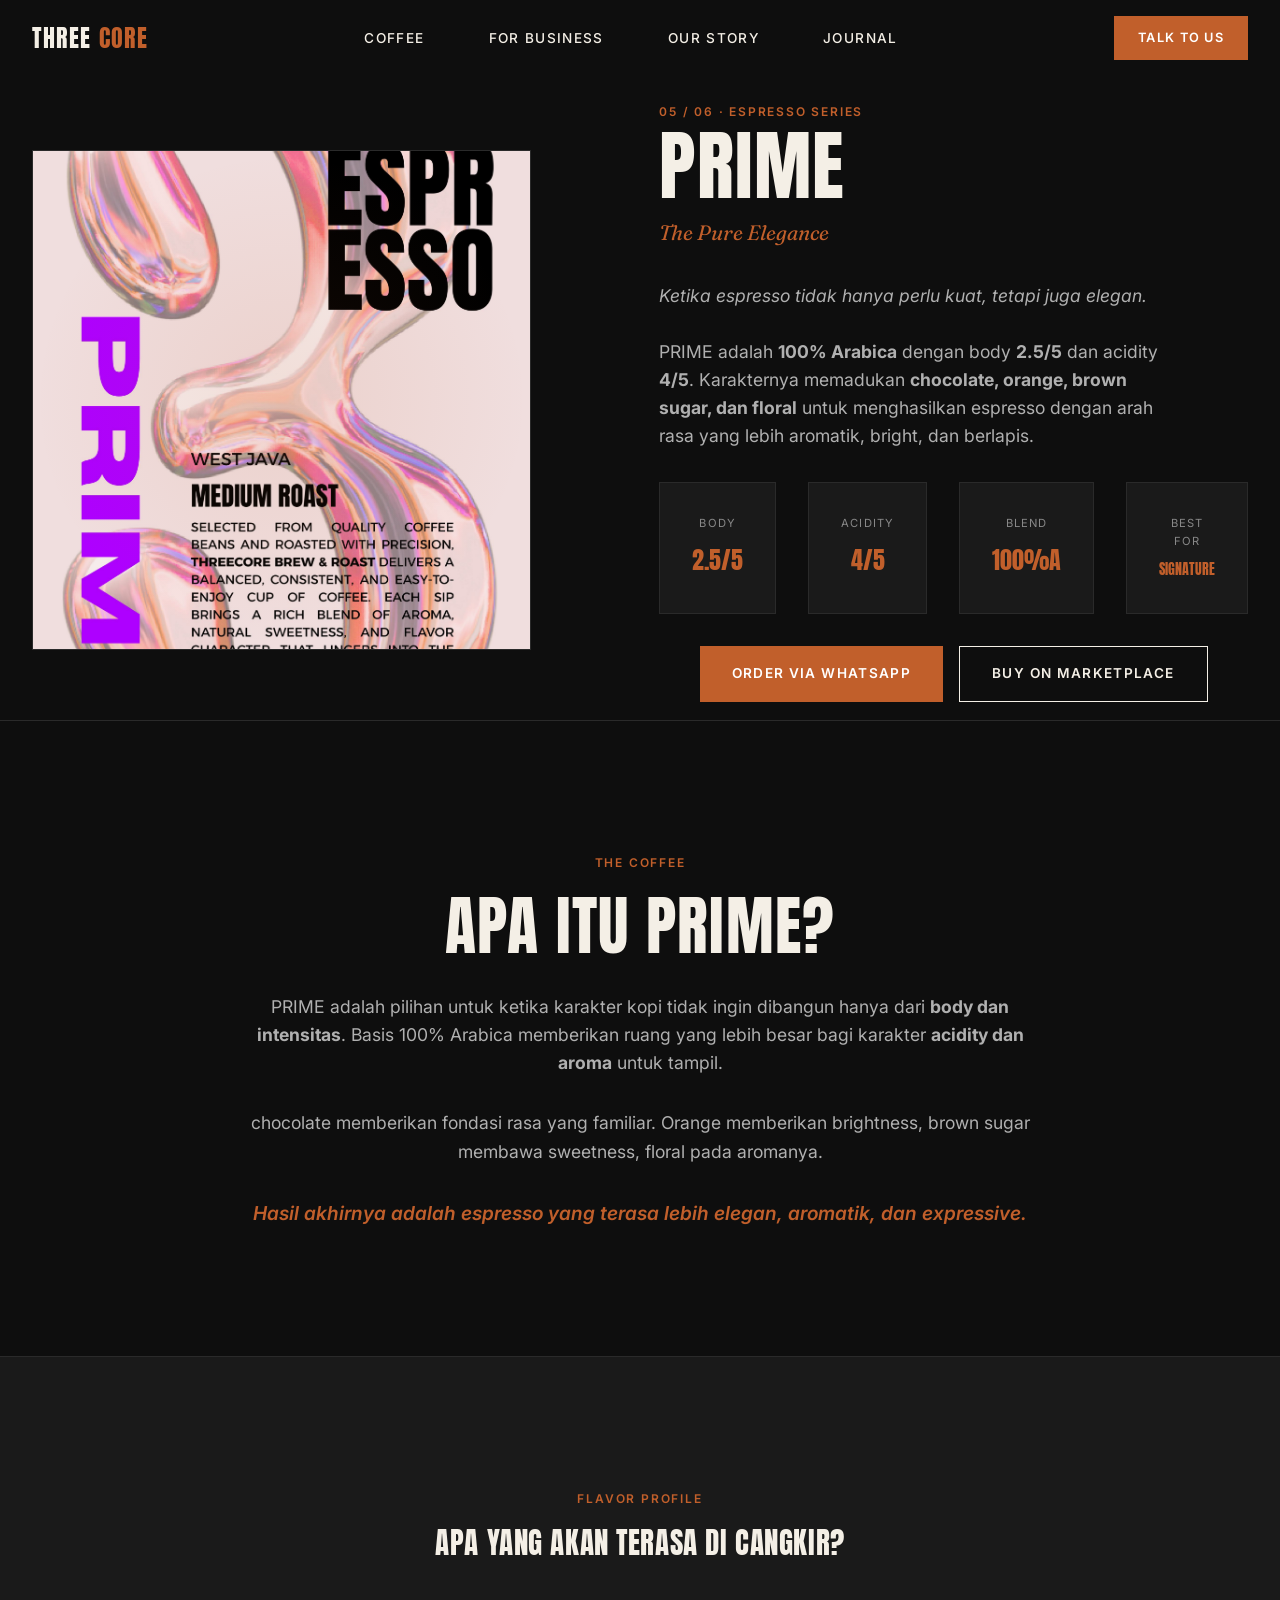
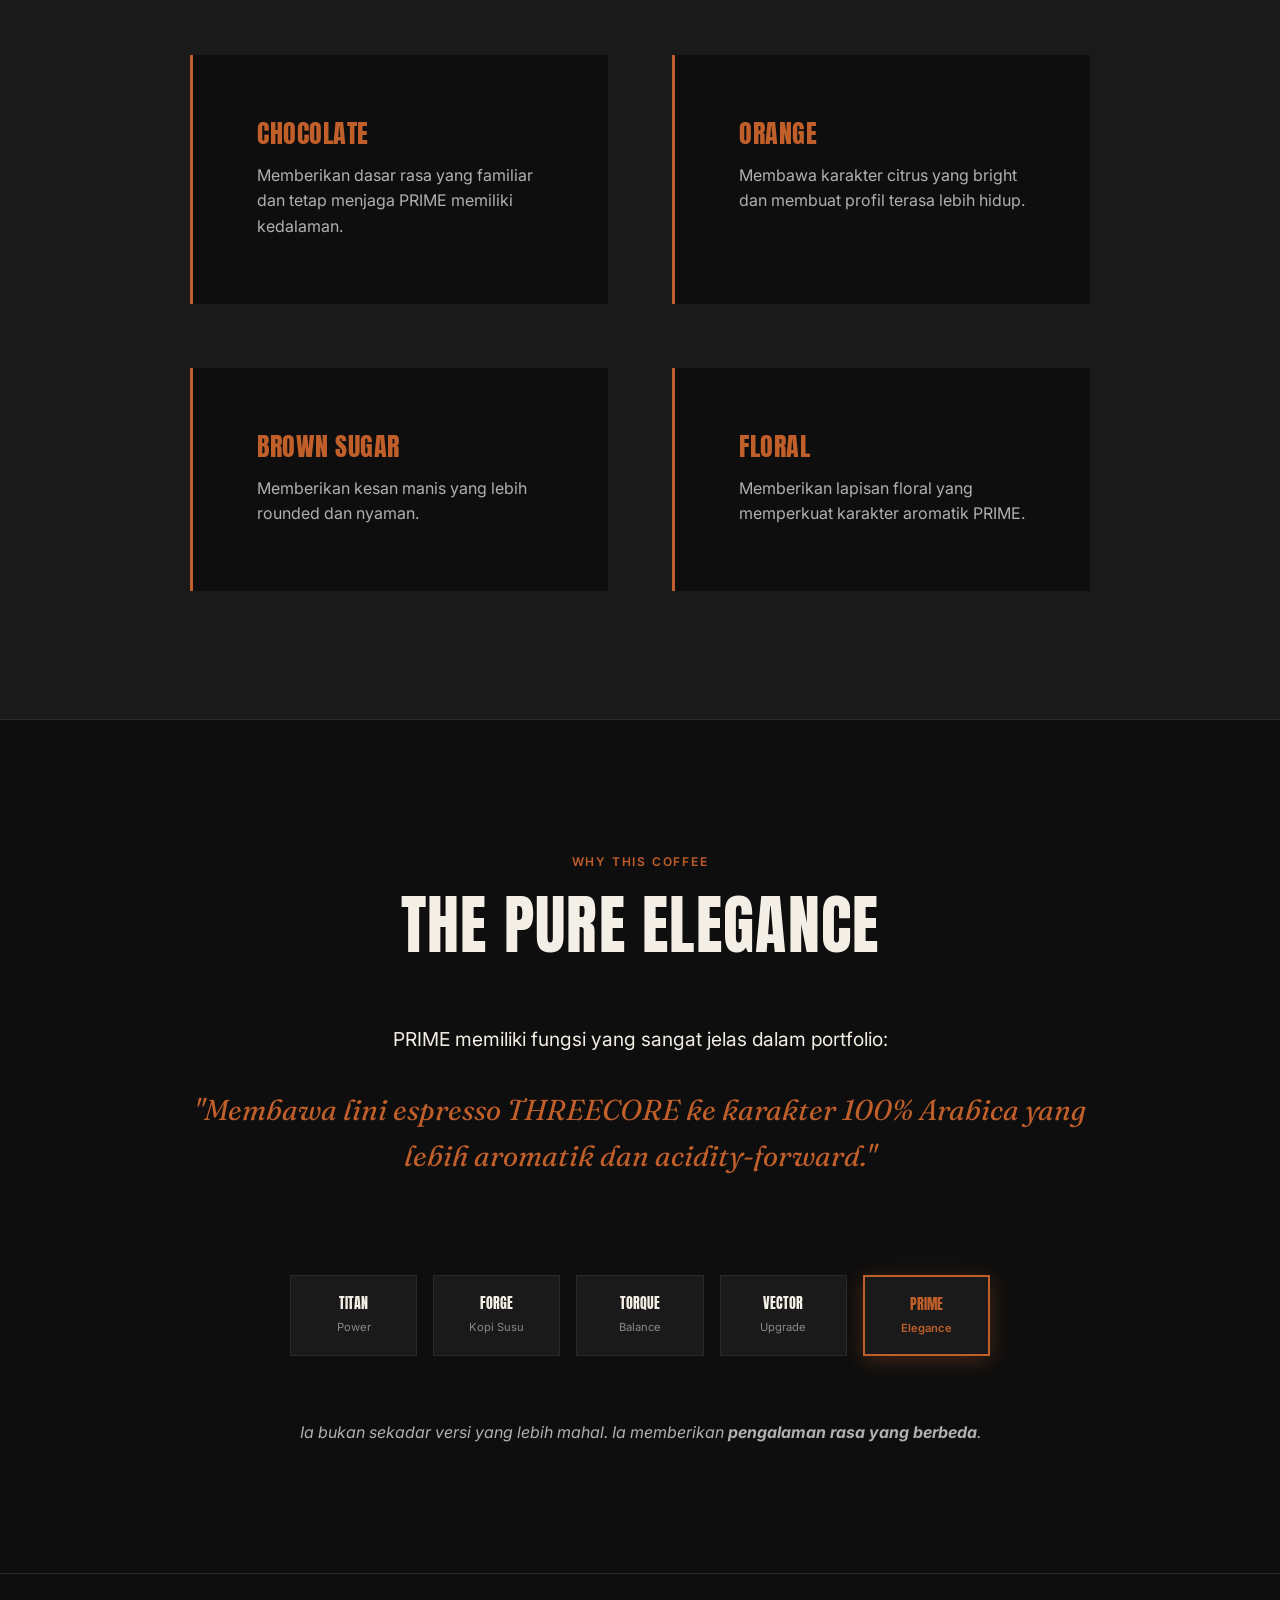
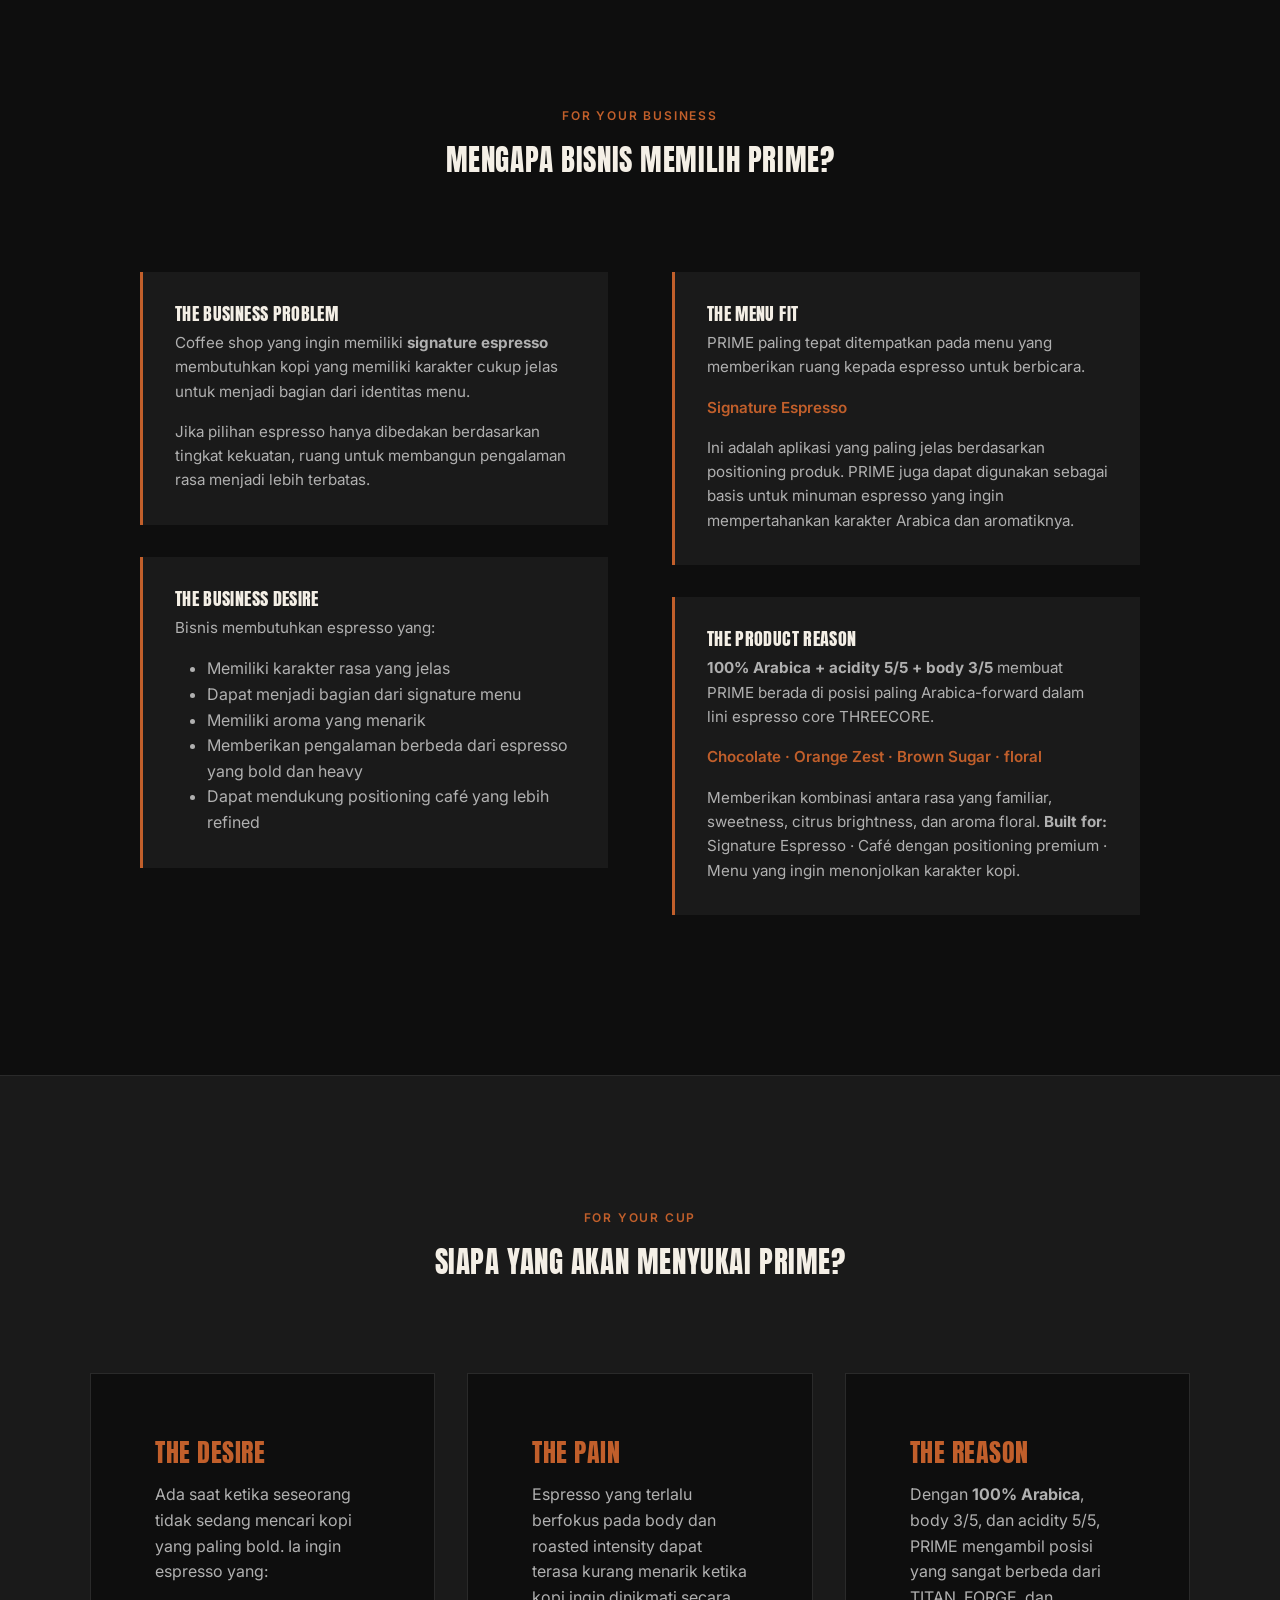
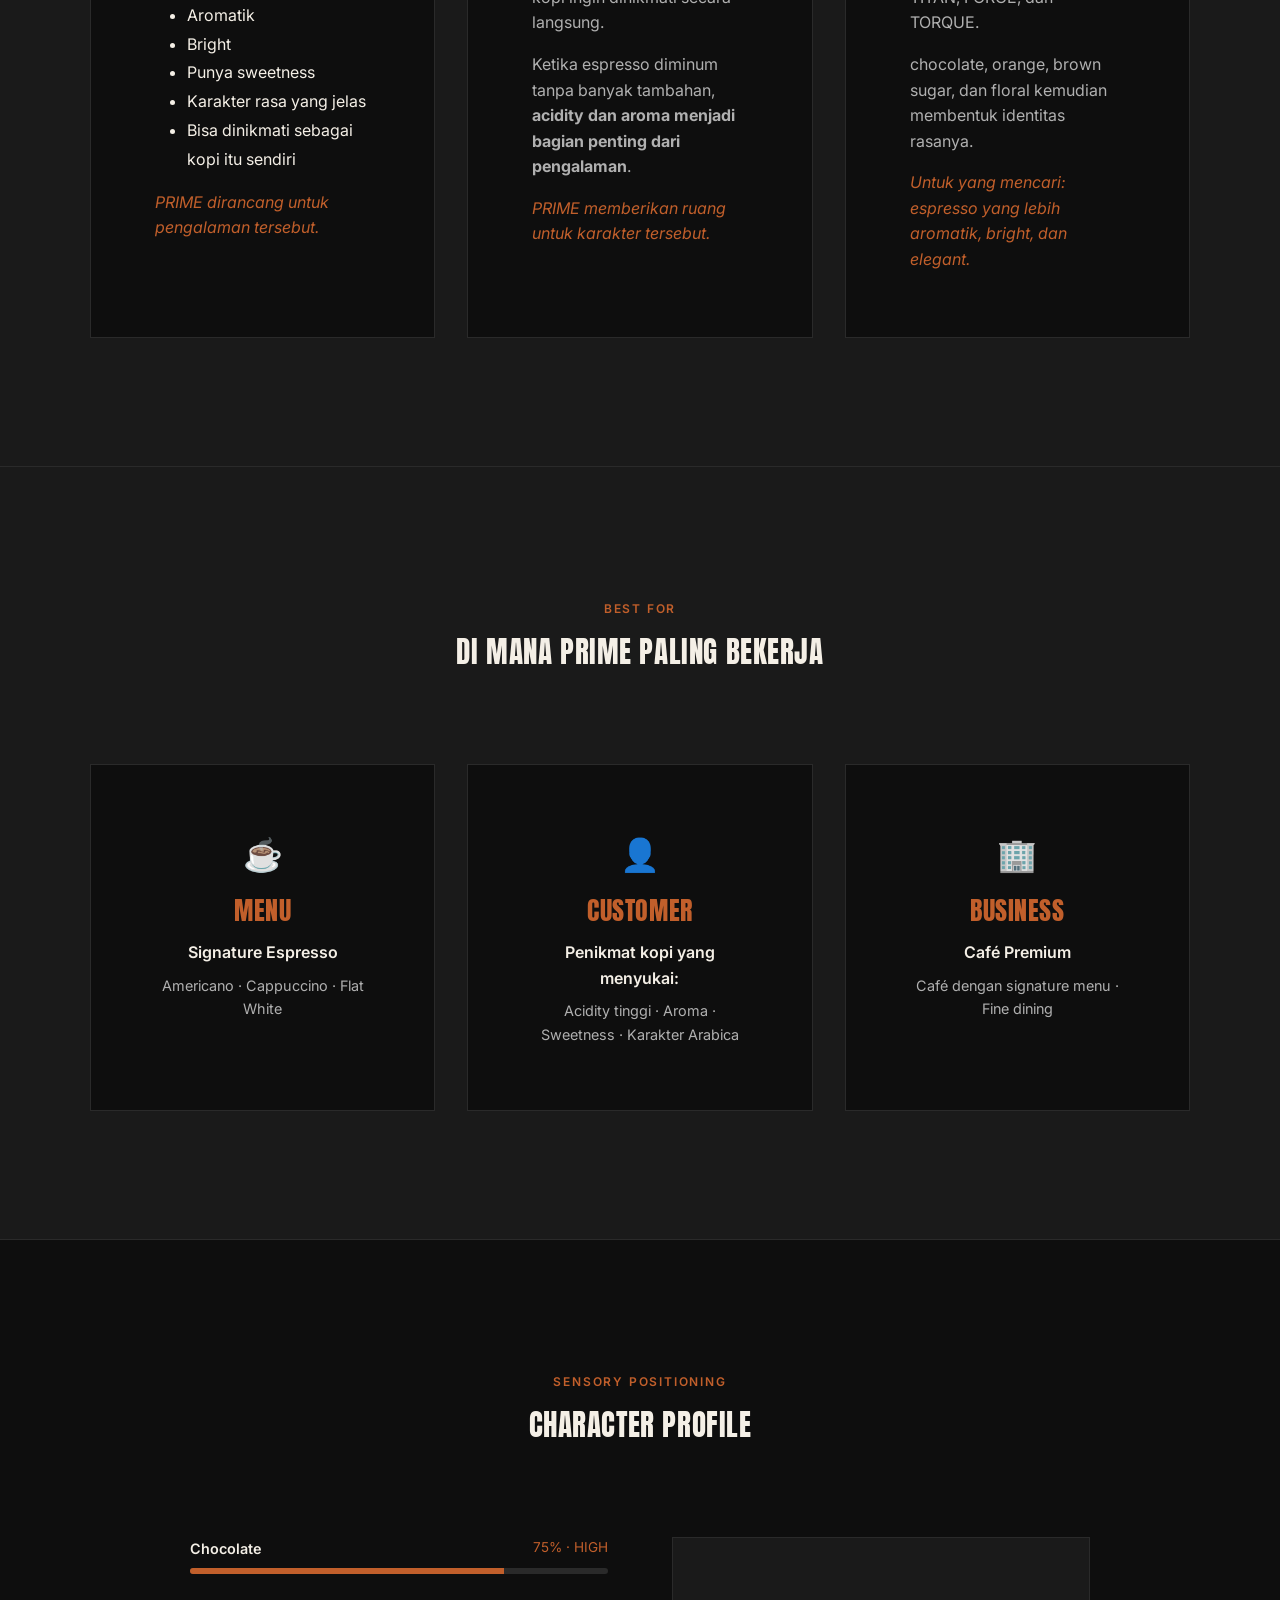
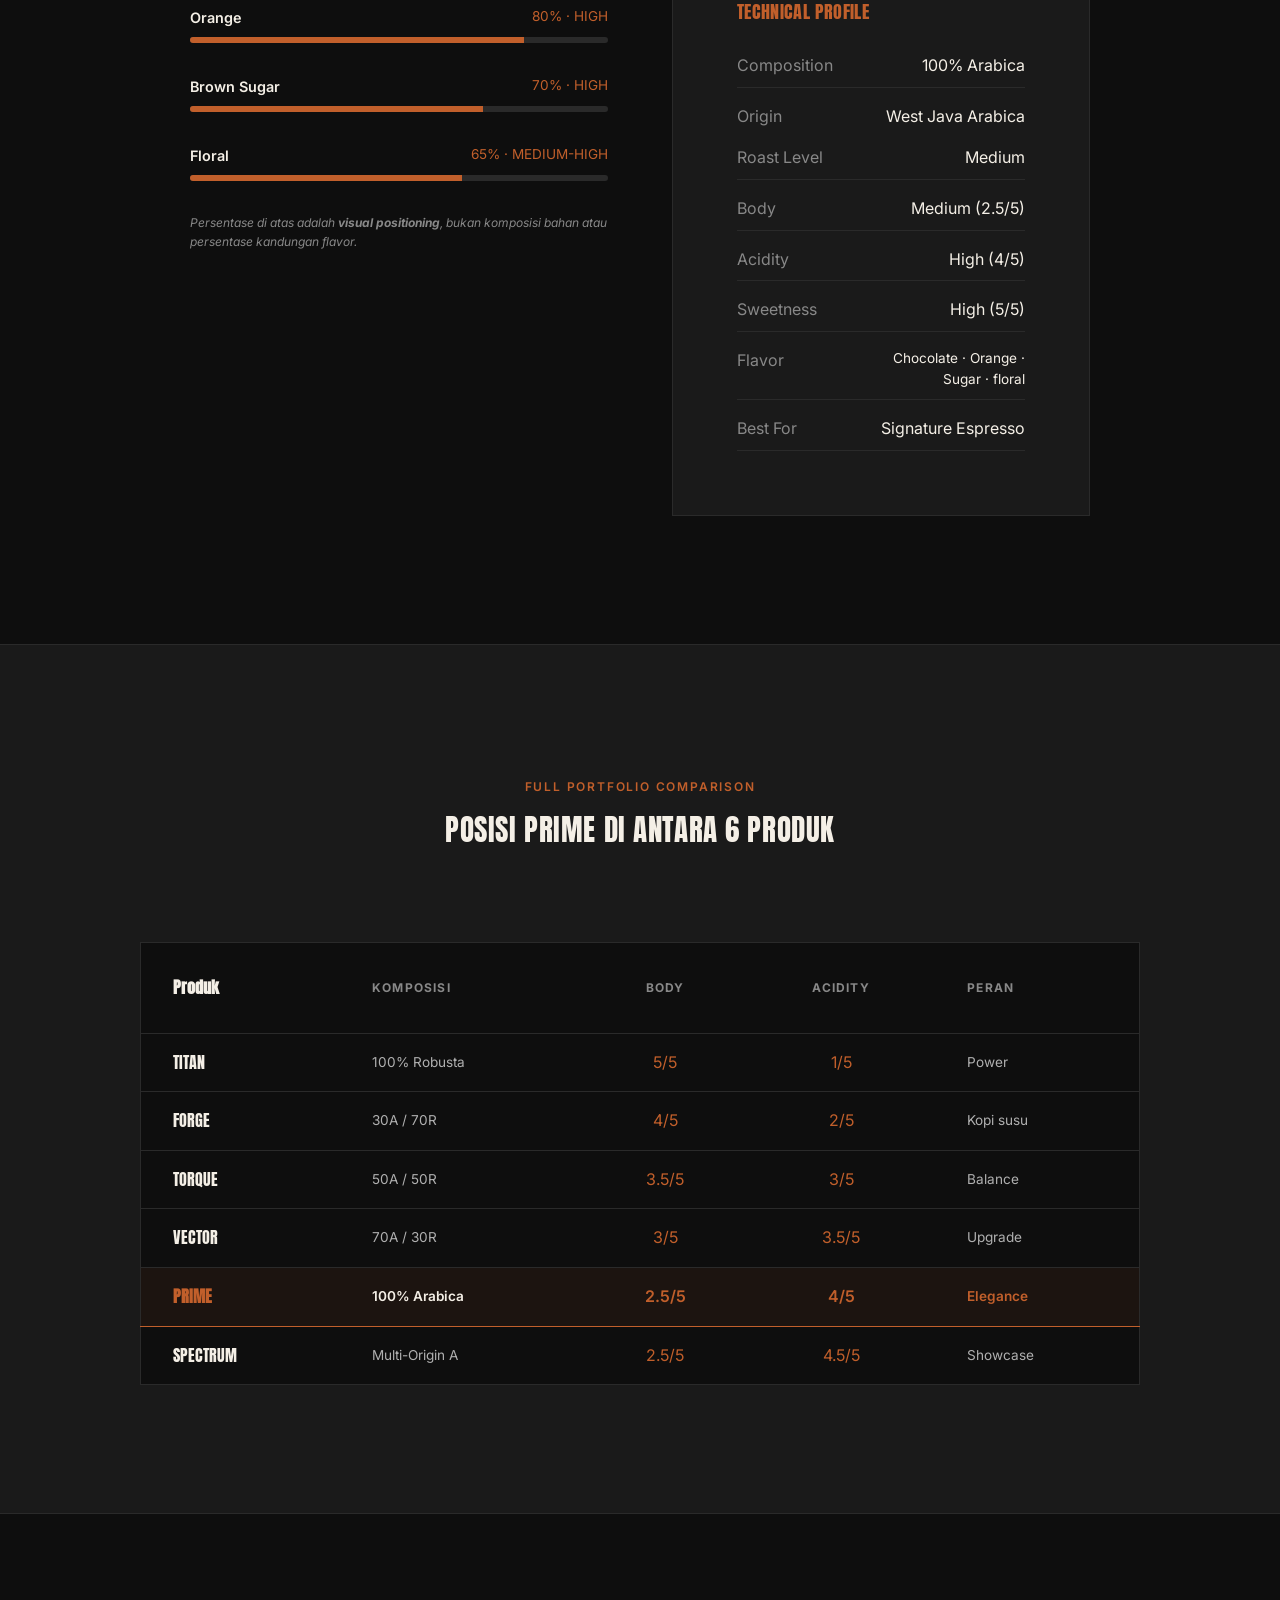
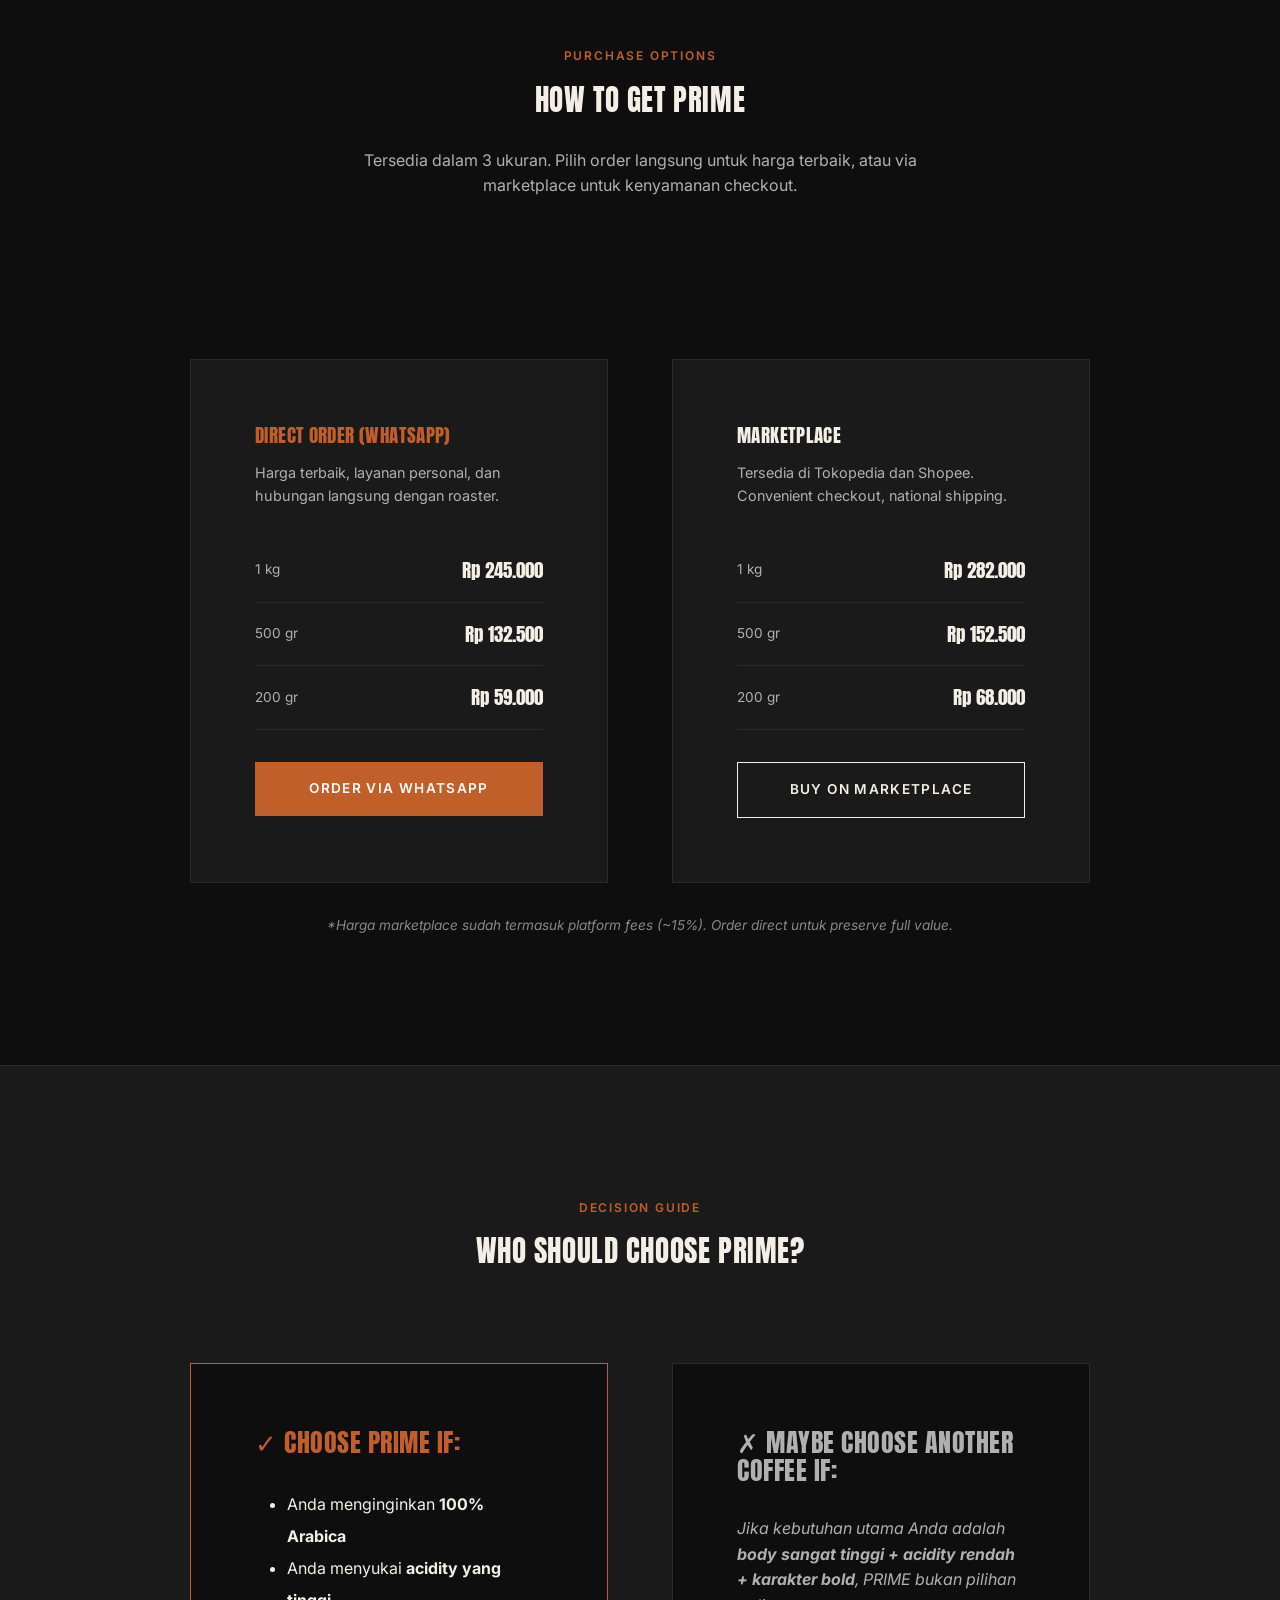
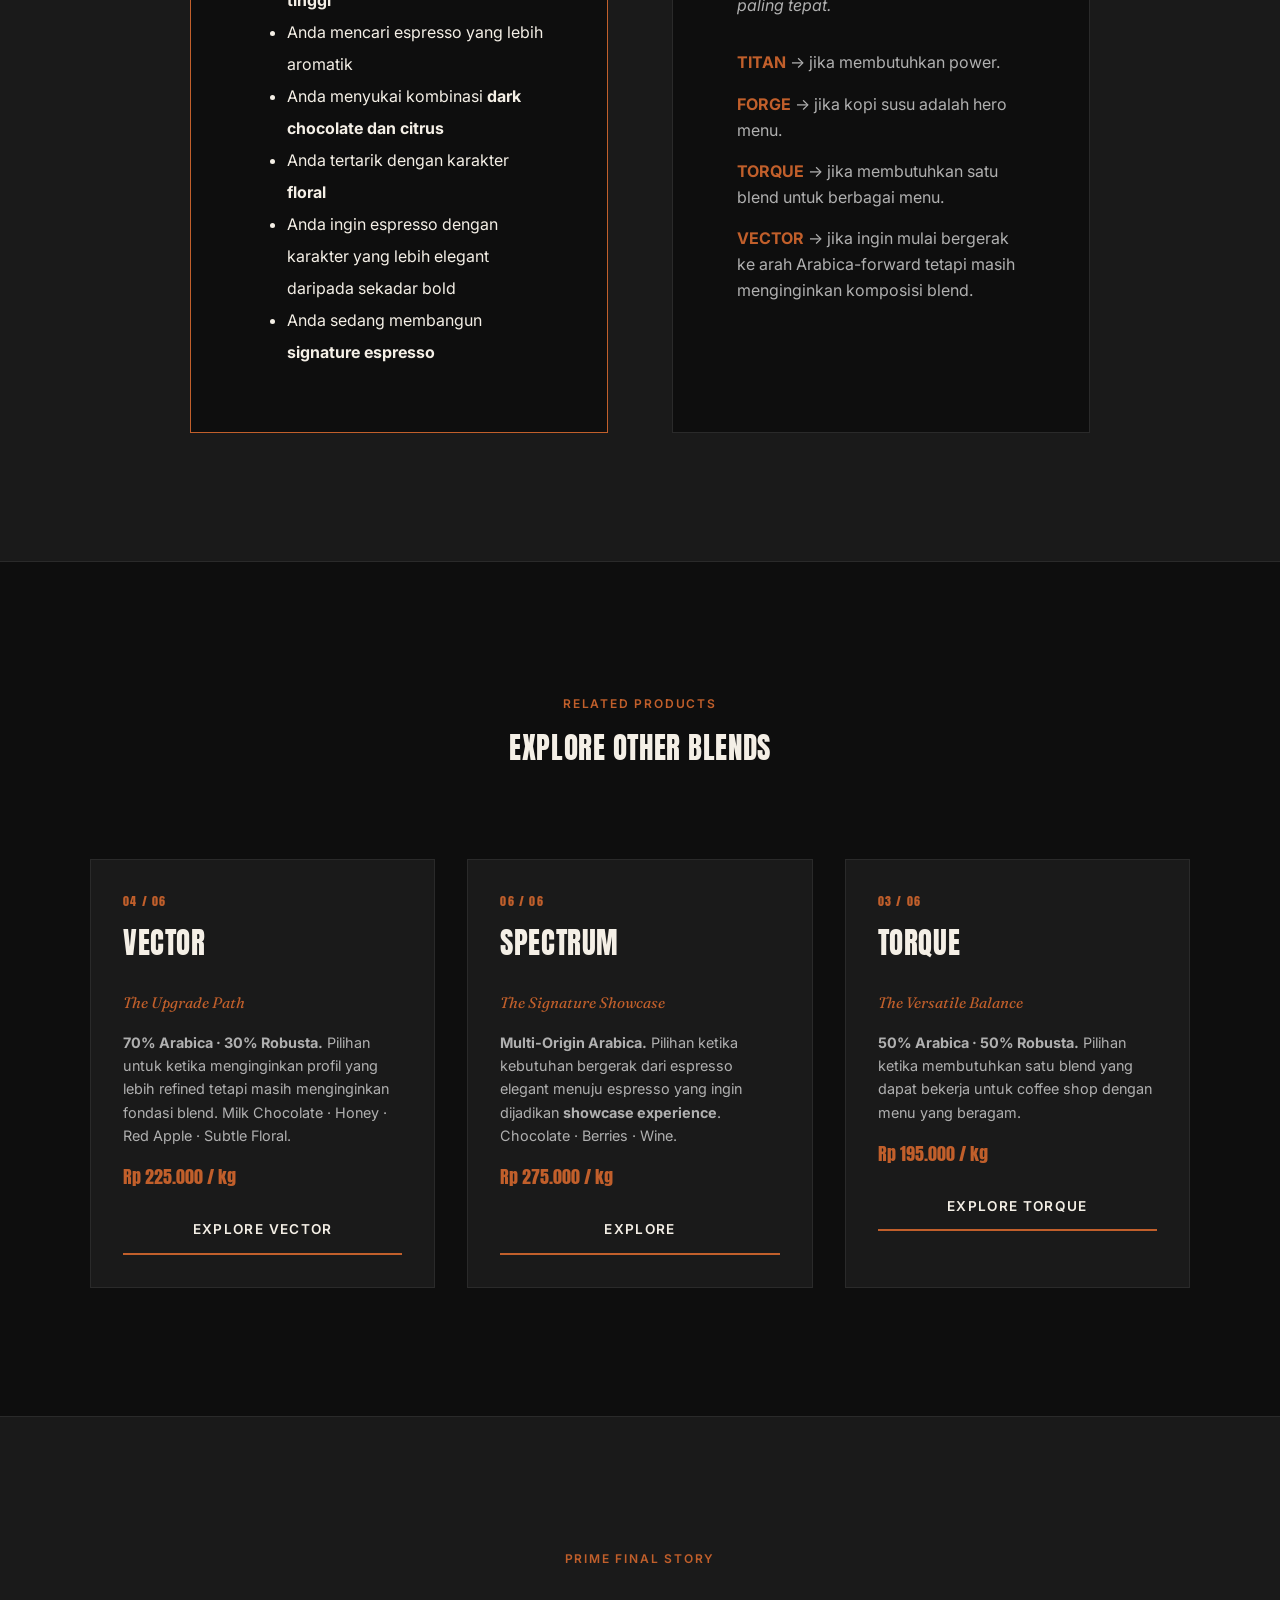
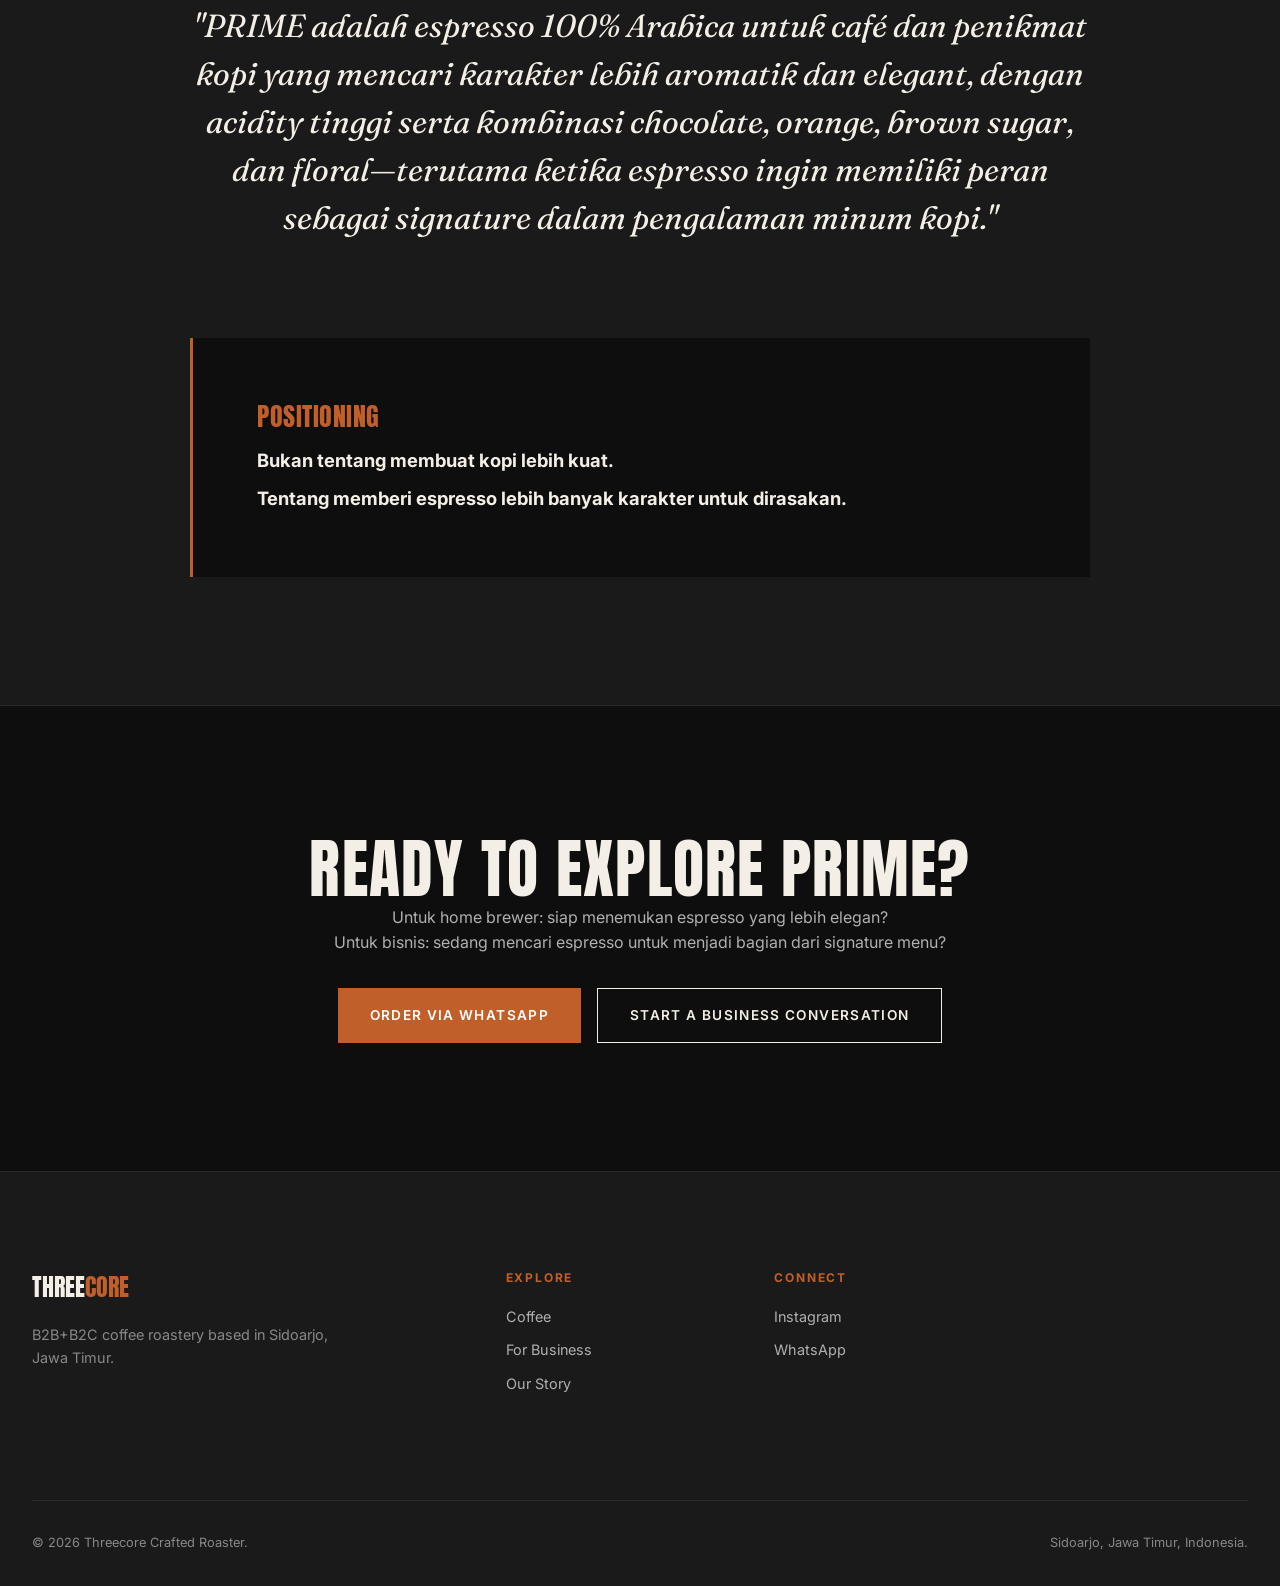
<file: product-prime.html>
<!DOCTYPE html>
<html lang="id">
<head>
  <meta charset="UTF-8">
  <meta name="viewport" content="width=device-width, initial-scale=1.0">
  <meta name="description" content="PRIME adalah espresso 100% Arabica dengan karakter dark chocolate, orange zest, brown sugar, dan jasmine untuk espresso yang elegan, aromatik, dan memiliki acidity yang menonjol.">
  <title>PRIME — The Pure Elegance | THREECORE</title>
  <link rel="stylesheet" href="css/style.css">
</head>
<body>

  <nav class="nav">
    <div class="nav-inner">
      <a href="index.html" class="nav-logo">THREE<span>CORE</span></a>
      <ul class="nav-links">
        <li><a href="coffee.html">Coffee</a></li>
        <li><a href="business.html">For Business</a></li>
        <li><a href="story.html">Our Story</a></li>
        <li><a href="journal.html">Journal</a></li>
      </ul>
      <a href="contact.html" class="nav-cta">Talk to Us</a>
      <button class="nav-mobile-toggle" aria-label="Open menu">☰</button>
    </div>
  </nav>

  <div class="mobile-menu">
    <button class="mobile-close" aria-label="Close menu">✕</button>
    <a href="coffee.html">Coffee</a>
    <a href="business.html">For Business</a>
    <a href="story.html">Our Story</a>
    <a href="journal.html">Journal</a>
    <a href="contact.html">Talk to Us</a>
  </div>

  <!-- Hero Section -->
  <section class="product-detail-hero">
    <div class="container">
      <div class="product-detail-grid">
        <div class="product-detail-visual reveal">
          <img src="images/products/prime.jpg" alt="PRIME - The Pure Elegance" style="width:100%; height:100%; object-fit:cover;">
        </div>
        <div class="product-detail-info">
          <span class="label reveal">05 / 06 · Espresso Series</span>
          <h1 class="reveal reveal-delay-1">PRIME</h1>
          <p class="product-detail-tagline reveal reveal-delay-1">The Pure Elegance</p>
          <p class="product-detail-description reveal reveal-delay-2">
            <em>Ketika espresso tidak hanya perlu kuat, tetapi juga elegan.</em><br><br>
            PRIME adalah <strong>100% Arabica</strong> dengan body <strong>2.5/5</strong> dan acidity <strong>4/5</strong>. Karakternya memadukan <strong>chocolate, orange, brown sugar, dan floral</strong> untuk menghasilkan espresso dengan arah rasa yang lebih aromatik, bright, dan berlapis.
          </p>
          <div class="reveal reveal-delay-2">
            <div class="flavor-profile-grid" style="margin-bottom: var(--space-md);">
              <div class="flavor-item">
                <div class="flavor-item-label">Body</div>
                <div class="flavor-item-value">2.5/5</div>
              </div>
              <div class="flavor-item">
                <div class="flavor-item-label">Acidity</div>
                <div class="flavor-item-value">4/5</div>
              </div>
              <div class="flavor-item">
                <div class="flavor-item-label">Blend</div>
                <div class="flavor-item-value">100%A</div>
              </div>
              <div class="flavor-item">
                <div class="flavor-item-label">Best For</div>
                <div class="flavor-item-value" style="font-size: 0.85rem;">SIGNATURE</div>
              </div>
            </div>
          </div>
          <div class="btn-group reveal reveal-delay-3">
            <a href="https://wa.me/6281234567890?text=Hi%20Threecore%2C%20saya%20ingin%20order%20PRIME" class="btn btn-primary" target="_blank">Order via WhatsApp</a>
            <a href="#" class="btn btn-secondary">Buy on Marketplace</a>
          </div>
        </div>
      </div>
    </div>
  </section>

  <!-- The Coffee -->
  <section class="product-detail-section">
    <div class="container">
      <div style="max-width: 800px; margin: 0 auto; text-align: center;" class="reveal">
        <span class="label">The Coffee</span>
        <h2 style="margin-top: var(--space-sm); margin-bottom: var(--space-md);">APA ITU PRIME?</h2>
        <p style="color: var(--tcr-gray-light); font-size: 1.1rem;">
          PRIME adalah pilihan untuk ketika karakter kopi tidak ingin dibangun hanya dari <strong>body dan intensitas</strong>. Basis 100% Arabica memberikan ruang yang lebih besar bagi karakter <strong>acidity dan aroma</strong> untuk tampil.
        </p>
        <p style="color: var(--tcr-gray-light); font-size: 1.1rem; margin-top: var(--space-md);">
          chocolate memberikan fondasi rasa yang familiar. Orange memberikan brightness, brown sugar membawa sweetness, floral pada aromanya.
        </p>
        <p style="color: var(--tcr-copper); font-size: 1.2rem; font-weight: 600; margin-top: var(--space-md); font-style: italic;">
          Hasil akhirnya adalah espresso yang terasa lebih elegan, aromatik, dan expressive.
        </p>
      </div>
    </div>
  </section>

  <!-- Flavor Profile -->
  <section class="product-detail-section" style="background: var(--tcr-black-soft);">
    <div class="container">
      <div style="text-align: center; margin-bottom: var(--space-xl);" class="reveal">
        <span class="label">Flavor Profile</span>
        <h3 style="margin-top: var(--space-sm);">APA YANG AKAN TERASA DI CANGKIR?</h3>
      </div>
      <div class="grid-2" style="max-width: 900px; margin: 0 auto;">
        <div class="reveal" style="padding: var(--space-lg); background: var(--tcr-black); border-left: 3px solid var(--tcr-copper);">
          <h4 style="color: var(--tcr-copper); margin-bottom: var(--space-sm);">CHOCOLATE</h4>
          <p style="color: var(--tcr-gray-light);">Memberikan dasar rasa yang familiar dan tetap menjaga PRIME memiliki kedalaman.</p>
        </div>
        <div class="reveal reveal-delay-1" style="padding: var(--space-lg); background: var(--tcr-black); border-left: 3px solid var(--tcr-copper);">
          <h4 style="color: var(--tcr-copper); margin-bottom: var(--space-sm);">ORANGE</h4>
          <p style="color: var(--tcr-gray-light);">Membawa karakter citrus yang bright dan membuat profil terasa lebih hidup.</p>
        </div>
        <div class="reveal reveal-delay-2" style="padding: var(--space-lg); background: var(--tcr-black); border-left: 3px solid var(--tcr-copper);">
          <h4 style="color: var(--tcr-copper); margin-bottom: var(--space-sm);">BROWN SUGAR</h4>
          <p style="color: var(--tcr-gray-light);">Memberikan kesan manis yang lebih rounded dan nyaman.</p>
        </div>
        <div class="reveal reveal-delay-3" style="padding: var(--space-lg); background: var(--tcr-black); border-left: 3px solid var(--tcr-copper);">
          <h4 style="color: var(--tcr-copper); margin-bottom: var(--space-sm);">FLORAL</h4>
          <p style="color: var(--tcr-gray-light);">Memberikan lapisan floral yang memperkuat karakter aromatik PRIME.</p>
        </div>
      </div>
    </div>
  </section>

  <!-- Why This Coffee -->
  <section class="product-detail-section">
    <div class="container">
      <div style="max-width: 900px; margin: 0 auto; text-align: center;" class="reveal">
        <span class="label">Why This Coffee</span>
        <h2 style="margin-top: var(--space-sm); margin-bottom: var(--space-lg);">THE PURE ELEGANCE</h2>
        <p style="color: var(--tcr-cream); font-size: 1.2rem; margin-bottom: var(--space-md);">
          PRIME memiliki fungsi yang sangat jelas dalam portfolio:
        </p>
        <p style="color: var(--tcr-copper); font-family: var(--font-accent); font-style: italic; font-size: clamp(1.2rem, 2.5vw, 1.8rem); margin-bottom: var(--space-xl);">
          "Membawa lini espresso THREECORE ke karakter 100% Arabica yang lebih aromatik dan acidity-forward."
        </p>
        <div style="display: grid; grid-template-columns: repeat(5, 1fr); gap: var(--space-sm); max-width: 700px; margin: 0 auto;">
          <div style="text-align: center; padding: var(--space-sm); background: var(--tcr-black-soft); border: 1px solid var(--tcr-charcoal);">
            <div style="font-family: var(--font-display); color: var(--tcr-cream); font-size: 0.9rem;">TITAN</div>
            <div style="color: var(--tcr-gray); font-size: 0.7rem; margin-top: 0.25rem;">Power</div>
          </div>
          <div style="text-align: center; padding: var(--space-sm); background: var(--tcr-black-soft); border: 1px solid var(--tcr-charcoal);">
            <div style="font-family: var(--font-display); color: var(--tcr-cream); font-size: 0.9rem;">FORGE</div>
            <div style="color: var(--tcr-gray); font-size: 0.7rem; margin-top: 0.25rem;">Kopi Susu</div>
          </div>
          <div style="text-align: center; padding: var(--space-sm); background: var(--tcr-black-soft); border: 1px solid var(--tcr-charcoal);">
            <div style="font-family: var(--font-display); color: var(--tcr-cream); font-size: 0.9rem;">TORQUE</div>
            <div style="color: var(--tcr-gray); font-size: 0.7rem; margin-top: 0.25rem;">Balance</div>
          </div>
          <div style="text-align: center; padding: var(--space-sm); background: var(--tcr-black-soft); border: 1px solid var(--tcr-charcoal);">
            <div style="font-family: var(--font-display); color: var(--tcr-cream); font-size: 0.9rem;">VECTOR</div>
            <div style="color: var(--tcr-gray); font-size: 0.7rem; margin-top: 0.25rem;">Upgrade</div>
          </div>
          <div style="text-align: center; padding: var(--space-sm); background: var(--tcr-black-soft); border: 2px solid var(--tcr-copper); box-shadow: 0 4px 20px rgba(193, 95, 43, 0.3);">
            <div style="font-family: var(--font-display); color: var(--tcr-copper); font-size: 0.9rem;">PRIME</div>
            <div style="color: var(--tcr-copper); font-size: 0.7rem; margin-top: 0.25rem; font-weight: 600;">Elegance</div>
          </div>
        </div>
        <p style="color: var(--tcr-gray-light); margin-top: var(--space-lg); font-style: italic;">
          Ia bukan sekadar versi yang lebih mahal. Ia memberikan <strong>pengalaman rasa yang berbeda</strong>.
        </p>
      </div>
    </div>
  </section>

   <!-- For Your Business -->
  <section class="product-detail-section">
    <div class="container">
      <div style="text-align: center; margin-bottom: var(--space-xl);" class="reveal">
        <span class="label">For Your Business</span>
        <h3 style="margin-top: var(--space-sm);">MENGAPA BISNIS MEMILIH PRIME?</h3>
      </div>
      <div class="grid-2" style="max-width: 1000px; margin: 0 auto;">
        <div class="reveal">
          <div class="business-reason-box">
            <h4>The Business Problem</h4>
            <p>Coffee shop yang ingin memiliki <strong>signature espresso</strong> membutuhkan kopi yang memiliki karakter cukup jelas untuk menjadi bagian dari identitas menu.</p>
            <p style="margin-top: var(--space-sm);">Jika pilihan espresso hanya dibedakan berdasarkan tingkat kekuatan, ruang untuk membangun pengalaman rasa menjadi lebih terbatas.</p>
          </div>
          <div class="business-reason-box">
            <h4>The Business Desire</h4>
            <p>Bisnis membutuhkan espresso yang:</p>
            <ul style="margin-top: var(--space-sm); padding-left: var(--space-md); color: var(--tcr-gray-light);">
              <li>Memiliki karakter rasa yang jelas</li>
              <li>Dapat menjadi bagian dari signature menu</li>
              <li>Memiliki aroma yang menarik</li>
              <li>Memberikan pengalaman berbeda dari espresso yang bold dan heavy</li>
              <li>Dapat mendukung positioning café yang lebih refined</li>
            </ul>
          </div>
        </div>
        <div class="reveal reveal-delay-1">
          <div class="business-reason-box">
            <h4>The Menu Fit</h4>
            <p>PRIME paling tepat ditempatkan pada menu yang memberikan ruang kepada espresso untuk berbicara.</p>
            <p style="margin-top: var(--space-sm); color: var(--tcr-copper); font-weight: 600;">Signature Espresso</p>
            <p style="margin-top: var(--space-sm);">Ini adalah aplikasi yang paling jelas berdasarkan positioning produk. PRIME juga dapat digunakan sebagai basis untuk minuman espresso yang ingin mempertahankan karakter Arabica dan aromatiknya.</p>
          </div>
          <div class="business-reason-box">
            <h4>The Product Reason</h4>
            <p><strong>100% Arabica + acidity 5/5 + body 3/5</strong> membuat PRIME berada di posisi paling Arabica-forward dalam lini espresso core THREECORE.</p>
            <p style="margin-top: var(--space-sm); color: var(--tcr-copper); font-weight: 600;">Chocolate · Orange Zest · Brown Sugar · floral</p>
            <p style="margin-top: var(--space-sm);">Memberikan kombinasi antara rasa yang familiar, sweetness, citrus brightness, dan aroma floral. <strong>Built for:</strong> Signature Espresso · Café dengan positioning premium · Menu yang ingin menonjolkan karakter kopi.</p>
          </div>
        </div>
      </div>
    </div>
  </section>
  
  <!-- For Your Cup -->
  <section class="product-detail-section" style="background: var(--tcr-black-soft);">
    <div class="container">
      <div style="text-align: center; margin-bottom: var(--space-xl);" class="reveal">
        <span class="label">For Your Cup</span>
        <h3 style="margin-top: var(--space-sm);">SIAPA YANG AKAN MENYUKAI PRIME?</h3>
      </div>
      <div class="grid-3" style="max-width: 1100px; margin: 0 auto;">
        <div class="reveal" style="padding: var(--space-lg); background: var(--tcr-black); border: 1px solid var(--tcr-charcoal);">
          <h4 style="color: var(--tcr-copper); margin-bottom: var(--space-sm);">THE DESIRE</h4>
          <p style="color: var(--tcr-gray-light); margin-bottom: var(--space-sm);">Ada saat ketika seseorang tidak sedang mencari kopi yang paling bold. Ia ingin espresso yang:</p>
          <ul style="padding-left: var(--space-md); color: var(--tcr-cream); line-height: 1.8;">
            <li>Aromatik</li>
            <li>Bright</li>
            <li>Punya sweetness</li>
            <li>Karakter rasa yang jelas</li>
            <li>Bisa dinikmati sebagai kopi itu sendiri</li>
          </ul>
          <p style="color: var(--tcr-copper); font-style: italic; margin-top: var(--space-sm);">PRIME dirancang untuk pengalaman tersebut.</p>
        </div>
        <div class="reveal reveal-delay-1" style="padding: var(--space-lg); background: var(--tcr-black); border: 1px solid var(--tcr-charcoal);">
          <h4 style="color: var(--tcr-copper); margin-bottom: var(--space-sm);">THE PAIN</h4>
          <p style="color: var(--tcr-gray-light); margin-bottom: var(--space-sm);">Espresso yang terlalu berfokus pada body dan roasted intensity dapat terasa kurang menarik ketika kopi ingin dinikmati secara langsung.</p>
          <p style="color: var(--tcr-gray-light); margin-top: var(--space-sm);">Ketika espresso diminum tanpa banyak tambahan, <strong>acidity dan aroma menjadi bagian penting dari pengalaman</strong>.</p>
          <p style="color: var(--tcr-copper); font-style: italic; margin-top: var(--space-sm);">PRIME memberikan ruang untuk karakter tersebut.</p>
        </div>
        <div class="reveal reveal-delay-2" style="padding: var(--space-lg); background: var(--tcr-black); border: 1px solid var(--tcr-charcoal);">
          <h4 style="color: var(--tcr-copper); margin-bottom: var(--space-sm);">THE REASON</h4>
          <p style="color: var(--tcr-gray-light); margin-bottom: var(--space-sm);">Dengan <strong>100% Arabica</strong>, body 3/5, dan acidity 5/5, PRIME mengambil posisi yang sangat berbeda dari TITAN, FORGE, dan TORQUE.</p>
          <p style="color: var(--tcr-gray-light); margin-top: var(--space-sm);">chocolate, orange, brown sugar, dan floral kemudian membentuk identitas rasanya.</p>
          <p style="color: var(--tcr-copper); font-style: italic; margin-top: var(--space-sm);">Untuk yang mencari: espresso yang lebih aromatik, bright, dan elegant.</p>
        </div>
      </div>
    </div>
  </section>

  <!-- Best For -->
  <section class="product-detail-section" style="background: var(--tcr-black-soft);">
    <div class="container">
      <div style="text-align: center; margin-bottom: var(--space-xl);" class="reveal">
        <span class="label">Best For</span>
        <h3 style="margin-top: var(--space-sm);">DI MANA PRIME PALING BEKERJA</h3>
      </div>
      <div class="grid-3" style="max-width: 1100px; margin: 0 auto;">
        <div class="reveal" style="padding: var(--space-lg); background: var(--tcr-black); border: 1px solid var(--tcr-charcoal); text-align: center;">
          <div style="font-size: 2rem; margin-bottom: var(--space-sm);">☕</div>
          <h4 style="color: var(--tcr-copper); margin-bottom: var(--space-sm);">MENU</h4>
          <p style="color: var(--tcr-cream); font-weight: 600; margin-bottom: 0.5rem;">Signature Espresso</p>
          <p style="color: var(--tcr-gray-light); font-size: 0.9rem;">Americano · Cappuccino · Flat White</p>
        </div>
        <div class="reveal reveal-delay-1" style="padding: var(--space-lg); background: var(--tcr-black); border: 1px solid var(--tcr-charcoal); text-align: center;">
          <div style="font-size: 2rem; margin-bottom: var(--space-sm);">👤</div>
          <h4 style="color: var(--tcr-copper); margin-bottom: var(--space-sm);">CUSTOMER</h4>
          <p style="color: var(--tcr-cream); font-weight: 600; margin-bottom: 0.5rem;">Penikmat kopi yang menyukai:</p>
          <p style="color: var(--tcr-gray-light); font-size: 0.9rem;">Acidity tinggi · Aroma · Sweetness · Karakter Arabica</p>
        </div>
        <div class="reveal reveal-delay-2" style="padding: var(--space-lg); background: var(--tcr-black); border: 1px solid var(--tcr-charcoal); text-align: center;">
          <div style="font-size: 2rem; margin-bottom: var(--space-sm);">🏢</div>
          <h4 style="color: var(--tcr-copper); margin-bottom: var(--space-sm);">BUSINESS</h4>
          <p style="color: var(--tcr-cream); font-weight: 600; margin-bottom: 0.5rem;">Café Premium</p>
          <p style="color: var(--tcr-gray-light); font-size: 0.9rem;">Café dengan signature menu · Fine dining</p>
        </div>
      </div>
    </div>
  </section>

  <!-- Sensory Bars & Technical Profile -->
  <section class="product-detail-section">
    <div class="container">
      <div style="text-align: center; margin-bottom: var(--space-xl);" class="reveal">
        <span class="label">Sensory Positioning</span>
        <h3 style="margin-top: var(--space-sm);">CHARACTER PROFILE</h3>
      </div>
      <div class="grid-2" style="max-width: 900px; margin: 0 auto;">
        <div class="reveal">
          <div style="display:flex; flex-direction:column; gap: var(--space-md);">
            <div>
              <div style="display:flex; justify-content:space-between; margin-bottom: 0.5rem;">
                <span style="font-size: 0.9rem; color: var(--tcr-cream); font-weight: 600;">Chocolate</span>
                <span style="font-size: 0.85rem; color: var(--tcr-copper);">75% · HIGH</span>
              </div>
              <div style="height: 6px; background: var(--tcr-charcoal); border-radius: 3px; overflow: hidden;">
                <div style="width: 75%; height: 100%; background: var(--tcr-copper);"></div>
              </div>
            </div>
            <div>
              <div style="display:flex; justify-content:space-between; margin-bottom: 0.5rem;">
                <span style="font-size: 0.9rem; color: var(--tcr-cream); font-weight: 600;">Orange</span>
                <span style="font-size: 0.85rem; color: var(--tcr-copper);">80% · HIGH</span>
              </div>
              <div style="height: 6px; background: var(--tcr-charcoal); border-radius: 3px; overflow: hidden;">
                <div style="width: 80%; height: 100%; background: var(--tcr-copper);"></div>
              </div>
            </div>
            <div>
              <div style="display:flex; justify-content:space-between; margin-bottom: 0.5rem;">
                <span style="font-size: 0.9rem; color: var(--tcr-cream); font-weight: 600;">Brown Sugar</span>
                <span style="font-size: 0.85rem; color: var(--tcr-copper);">70% · HIGH</span>
              </div>
              <div style="height: 6px; background: var(--tcr-charcoal); border-radius: 3px; overflow: hidden;">
                <div style="width: 70%; height: 100%; background: var(--tcr-copper);"></div>
              </div>
            </div>
            <div>
              <div style="display:flex; justify-content:space-between; margin-bottom: 0.5rem;">
                <span style="font-size: 0.9rem; color: var(--tcr-cream); font-weight: 600;">Floral</span>
                <span style="font-size: 0.85rem; color: var(--tcr-copper);">65% · MEDIUM-HIGH</span>
              </div>
              <div style="height: 6px; background: var(--tcr-charcoal); border-radius: 3px; overflow: hidden;">
                <div style="width: 65%; height: 100%; background: var(--tcr-copper);"></div>
              </div>
            </div>
          </div>
          <p style="font-size: 0.75rem; color: var(--tcr-gray); margin-top: var(--space-md); font-style: italic;">
            Persentase di atas adalah <strong>visual positioning</strong>, bukan komposisi bahan atau persentase kandungan flavor.
          </p>
        </div>

        <!-- Technical Profile -->
        <div class="reveal reveal-delay-1" style="display:flex; flex-direction:column; justify-content:center;">
          <div style="padding: var(--space-lg); background: var(--tcr-black-soft); border: 1px solid var(--tcr-charcoal);">
            <h4 style="font-size: 1.1rem; margin-bottom: var(--space-md); color: var(--tcr-copper);">Technical Profile</h4>
            <div style="display:flex; flex-direction:column; gap: var(--space-sm);">
              <div style="display:flex; justify-content:space-between; padding-bottom: var(--space-xs); border-bottom: 1px solid var(--tcr-charcoal);">
                <span style="color: var(--tcr-gray);">Composition</span>
                <span style="color: var(--tcr-cream);">100% Arabica</span>
              </div>
               <div style="display:flex; justify-content:space-between;">
                <span style="color: var(--tcr-gray);">Origin</span>
                <span style="color: var(--tcr-cream);">West Java Arabica</span>
              </div>
              <div style="display:flex; justify-content:space-between; padding-bottom: var(--space-xs); border-bottom: 1px solid var(--tcr-charcoal);">
                <span style="color: var(--tcr-gray);">Roast Level</span>
                <span style="color: var(--tcr-cream);">Medium</span>
              </div>
              <div style="display:flex; justify-content:space-between; padding-bottom: var(--space-xs); border-bottom: 1px solid var(--tcr-charcoal);">
                <span style="color: var(--tcr-gray);">Body</span>
                <span style="color: var(--tcr-cream);">Medium (2.5/5)</span>
              </div>
              <div style="display:flex; justify-content:space-between; padding-bottom: var(--space-xs); border-bottom: 1px solid var(--tcr-charcoal);">
                <span style="color: var(--tcr-gray);">Acidity</span>
                <span style="color: var(--tcr-cream);">High (4/5)</span>
              </div>
              <div style="display:flex; justify-content:space-between; padding-bottom: var(--space-xs); border-bottom: 1px solid var(--tcr-charcoal);">
                <span style="color: var(--tcr-gray);">Sweetness</span>
                <span style="color: var(--tcr-cream);">High (5/5)</span>
              </div>
              <div style="display:flex; justify-content:space-between; padding-bottom: var(--space-xs); border-bottom: 1px solid var(--tcr-charcoal);">
                <span style="color: var(--tcr-gray);">Flavor</span>
                <span style="color: var(--tcr-cream); font-size: 0.85rem; text-align: right; max-width: 55%;">Chocolate · Orange · Sugar · floral</span>
              </div>
              <div style="display:flex; justify-content:space-between; padding-bottom: var(--space-xs); border-bottom: 1px solid var(--tcr-charcoal);">
                <span style="color: var(--tcr-gray);">Best For</span>
                <span style="color: var(--tcr-cream);">Signature Espresso</span>
              </div>
            </div>
          </div>
        </div>
      </div>
    </div>
  </section>

  <!-- Full Portfolio Comparison -->
  <section class="product-detail-section" style="background: var(--tcr-black-soft);">
    <div class="container">
      <div style="text-align: center; margin-bottom: var(--space-xl);" class="reveal">
        <span class="label">Full Portfolio Comparison</span>
        <h3 style="margin-top: var(--space-sm);">POSISI PRIME DI ANTARA 6 PRODUK</h3>
      </div>
      <div style="max-width: 1000px; margin: 0 auto; overflow-x: auto;" class="reveal">
        <table style="width: 100%; border-collapse: collapse; background: var(--tcr-black); border: 1px solid var(--tcr-charcoal);">
          <thead>
            <tr style="border-bottom: 1px solid var(--tcr-charcoal);">
              <th style="padding: var(--space-md); text-align: left; color: var(--tcr-cream); font-family: var(--font-display); font-size: 1rem;">Produk</th>
              <th style="padding: var(--space-md); text-align: left; color: var(--tcr-gray); font-size: 0.75rem; text-transform: uppercase; letter-spacing: 0.1em;">Komposisi</th>
              <th style="padding: var(--space-md); text-align: center; color: var(--tcr-gray); font-size: 0.75rem; text-transform: uppercase; letter-spacing: 0.1em;">Body</th>
              <th style="padding: var(--space-md); text-align: center; color: var(--tcr-gray); font-size: 0.75rem; text-transform: uppercase; letter-spacing: 0.1em;">Acidity</th>
              <th style="padding: var(--space-md); text-align: left; color: var(--tcr-gray); font-size: 0.75rem; text-transform: uppercase; letter-spacing: 0.1em;">Peran</th>
            </tr>
          </thead>
          <tbody>
            <tr style="border-bottom: 1px solid var(--tcr-charcoal);">
              <td style="padding: var(--space-sm) var(--space-md); color: var(--tcr-cream); font-family: var(--font-display);">TITAN</td>
              <td style="padding: var(--space-sm) var(--space-md); color: var(--tcr-gray-light); font-size: 0.85rem;">100% Robusta</td>
              <td style="padding: var(--space-sm) var(--space-md); color: var(--tcr-copper); text-align: center;">5/5</td>
              <td style="padding: var(--space-sm) var(--space-md); color: var(--tcr-copper); text-align: center;">1/5</td>
              <td style="padding: var(--space-sm) var(--space-md); color: var(--tcr-gray-light); font-size: 0.85rem;">Power</td>
            </tr>
            <tr style="border-bottom: 1px solid var(--tcr-charcoal);">
              <td style="padding: var(--space-sm) var(--space-md); color: var(--tcr-cream); font-family: var(--font-display);">FORGE</td>
              <td style="padding: var(--space-sm) var(--space-md); color: var(--tcr-gray-light); font-size: 0.85rem;">30A / 70R</td>
              <td style="padding: var(--space-sm) var(--space-md); color: var(--tcr-copper); text-align: center;">4/5</td>
              <td style="padding: var(--space-sm) var(--space-md); color: var(--tcr-copper); text-align: center;">2/5</td>
              <td style="padding: var(--space-sm) var(--space-md); color: var(--tcr-gray-light); font-size: 0.85rem;">Kopi susu</td>
            </tr>
            <tr style="border-bottom: 1px solid var(--tcr-charcoal);">
              <td style="padding: var(--space-sm) var(--space-md); color: var(--tcr-cream); font-family: var(--font-display);">TORQUE</td>
              <td style="padding: var(--space-sm) var(--space-md); color: var(--tcr-gray-light); font-size: 0.85rem;">50A / 50R</td>
              <td style="padding: var(--space-sm) var(--space-md); color: var(--tcr-copper); text-align: center;">3.5/5</td>
              <td style="padding: var(--space-sm) var(--space-md); color: var(--tcr-copper); text-align: center;">3/5</td>
              <td style="padding: var(--space-sm) var(--space-md); color: var(--tcr-gray-light); font-size: 0.85rem;">Balance</td>
            </tr>
            <tr style="border-bottom: 1px solid var(--tcr-charcoal);">
              <td style="padding: var(--space-sm) var(--space-md); color: var(--tcr-cream); font-family: var(--font-display);">VECTOR</td>
              <td style="padding: var(--space-sm) var(--space-md); color: var(--tcr-gray-light); font-size: 0.85rem;">70A / 30R</td>
              <td style="padding: var(--space-sm) var(--space-md); color: var(--tcr-copper); text-align: center;">3/5</td>
              <td style="padding: var(--space-sm) var(--space-md); color: var(--tcr-copper); text-align: center;">3.5/5</td>
              <td style="padding: var(--space-sm) var(--space-md); color: var(--tcr-gray-light); font-size: 0.85rem;">Upgrade</td>
            </tr>
            <tr style="background: rgba(193, 95, 43, 0.08); border-bottom: 1px solid var(--tcr-copper); border-top: 1px solid var(--tcr-copper);">
              <td style="padding: var(--space-sm) var(--space-md); color: var(--tcr-copper); font-family: var(--font-display); font-weight: 600;">PRIME</td>
              <td style="padding: var(--space-sm) var(--space-md); color: var(--tcr-cream); font-size: 0.85rem; font-weight: 600;">100% Arabica</td>
              <td style="padding: var(--space-sm) var(--space-md); color: var(--tcr-copper); text-align: center; font-weight: 600;">2.5/5</td>
              <td style="padding: var(--space-sm) var(--space-md); color: var(--tcr-copper); text-align: center; font-weight: 600;">4/5</td>
              <td style="padding: var(--space-sm) var(--space-md); color: var(--tcr-copper); font-size: 0.85rem; font-weight: 600;">Elegance</td>
            </tr>
            <tr>
              <td style="padding: var(--space-sm) var(--space-md); color: var(--tcr-cream); font-family: var(--font-display);">SPECTRUM</td>
              <td style="padding: var(--space-sm) var(--space-md); color: var(--tcr-gray-light); font-size: 0.85rem;">Multi-Origin A</td>
              <td style="padding: var(--space-sm) var(--space-md); color: var(--tcr-copper); text-align: center;">2.5/5</td>
              <td style="padding: var(--space-sm) var(--space-md); color: var(--tcr-copper); text-align: center;">4.5/5</td>
              <td style="padding: var(--space-sm) var(--space-md); color: var(--tcr-gray-light); font-size: 0.85rem;">Showcase</td>
            </tr>
          </tbody>
        </table>
      </div>
    </div>
  </section>

  <!-- Purchase Options -->
<section class="product-detail-section">
  <div class="container">
    <div style="text-align: center; margin-bottom: var(--space-xl);" class="reveal">
      <span class="label">Purchase Options</span>
      <h3 style="margin-top: var(--space-sm);">HOW TO GET PRIME</h3>
      <p style="color: var(--tcr-gray-light); margin-top: var(--space-sm); max-width: 600px; margin-left: auto; margin-right: auto;">
        Tersedia dalam 3 ukuran. Pilih order langsung untuk harga terbaik, atau via marketplace untuk kenyamanan checkout.
      </p>
    </div>
    <div class="grid-2" style="max-width: 900px; margin: 0 auto;">
      <div class="purchase-box reveal">
        <h4 style="font-size: 1.2rem; margin-bottom: var(--space-sm); color: var(--tcr-copper);">Direct Order (WhatsApp)</h4>
        <p style="color: var(--tcr-gray-light); font-size: 0.9rem; margin-bottom: var(--space-md);">
          Harga terbaik, layanan personal, dan hubungan langsung dengan roaster.
        </p>
        <div class="purchase-option">
          <span class="purchase-option-label">1 kg</span>
          <span class="purchase-option-price">Rp 245.000</span>
        </div>
        <div class="purchase-option">
          <span class="purchase-option-label">500 gr</span>
          <span class="purchase-option-price">Rp 132.500</span>
        </div>
        <div class="purchase-option">
          <span class="purchase-option-label">200 gr</span>
          <span class="purchase-option-price">Rp 59.000</span>
        </div>
        <a href="https://wa.me/6281234567890?text=Hi%20Threecore%2C%20saya%20ingin%20order%20PRIME" class="btn btn-primary" style="width:100%; margin-top: var(--space-md);" target="_blank">Order via WhatsApp</a>
      </div>
      <div class="purchase-box reveal reveal-delay-1">
        <h4 style="font-size: 1.2rem; margin-bottom: var(--space-sm); color: var(--tcr-cream);">Marketplace</h4>
        <p style="color: var(--tcr-gray-light); font-size: 0.9rem; margin-bottom: var(--space-md);">
          Tersedia di Tokopedia dan Shopee. Convenient checkout, national shipping.
        </p>
        <div class="purchase-option">
          <span class="purchase-option-label">1 kg</span>
          <span class="purchase-option-price">Rp 282.000</span>
        </div>
        <div class="purchase-option">
          <span class="purchase-option-label">500 gr</span>
          <span class="purchase-option-price">Rp 152.500</span>
        </div>
        <div class="purchase-option">
          <span class="purchase-option-label">200 gr</span>
          <span class="purchase-option-price">Rp 68.000</span>
        </div>
        <a href="#" class="btn btn-secondary" style="width:100%; margin-top: var(--space-md);">Buy on Marketplace</a>
      </div>
    </div>
    <p style="text-align: center; margin-top: var(--space-md); color: var(--tcr-gray); font-size: 0.85rem; font-style: italic;">
      *Harga marketplace sudah termasuk platform fees (~15%). Order direct untuk preserve full value.
    </p>
  </div>
</section>

  <!-- Who Should Choose PRIME -->
  <section class="product-detail-section" style="background: var(--tcr-black-soft);">
    <div class="container">
      <div style="text-align: center; margin-bottom: var(--space-xl);" class="reveal">
        <span class="label">Decision Guide</span>
        <h3 style="margin-top: var(--space-sm);">WHO SHOULD CHOOSE PRIME?</h3>
      </div>
      <div class="grid-2" style="max-width: 900px; margin: 0 auto;">
        <!-- Choose PRIME -->
        <div class="reveal" style="padding: var(--space-lg); background: var(--tcr-black); border: 1px solid var(--tcr-copper);">
          <h4 style="color: var(--tcr-copper); margin-bottom: var(--space-md);">✓ Choose PRIME if:</h4>
          <ul style="padding-left: var(--space-md); color: var(--tcr-cream); line-height: 2;">
            <li>Anda menginginkan <strong>100% Arabica</strong></li>
            <li>Anda menyukai <strong>acidity yang tinggi</strong></li>
            <li>Anda mencari espresso yang lebih aromatik</li>
            <li>Anda menyukai kombinasi <strong>dark chocolate dan citrus</strong></li>
            <li>Anda tertarik dengan karakter <strong>floral</strong></li>
            <li>Anda ingin espresso dengan karakter yang lebih elegant daripada sekadar bold</li>
            <li>Anda sedang membangun <strong>signature espresso</strong></li>
          </ul>
        </div>

        <!-- Choose Others -->
        <div class="reveal reveal-delay-1" style="padding: var(--space-lg); background: var(--tcr-black); border: 1px solid var(--tcr-charcoal);">
          <h4 style="color: var(--tcr-gray-light); margin-bottom: var(--space-md);">✗ Maybe choose another coffee if:</h4>
          <p style="color: var(--tcr-gray-light); margin-bottom: var(--space-md); font-style: italic;">
            Jika kebutuhan utama Anda adalah <strong>body sangat tinggi + acidity rendah + karakter bold</strong>, PRIME bukan pilihan paling tepat.
          </p>
          <p style="color: var(--tcr-gray-light); margin-bottom: var(--space-sm);">
            <strong style="color: var(--tcr-copper);">TITAN</strong> → jika membutuhkan power.
          </p>
          <p style="color: var(--tcr-gray-light); margin-bottom: var(--space-sm);">
            <strong style="color: var(--tcr-copper);">FORGE</strong> → jika kopi susu adalah hero menu.
          </p>
          <p style="color: var(--tcr-gray-light); margin-bottom: var(--space-sm);">
            <strong style="color: var(--tcr-copper);">TORQUE</strong> → jika membutuhkan satu blend untuk berbagai menu.
          </p>
          <p style="color: var(--tcr-gray-light);">
            <strong style="color: var(--tcr-copper);">VECTOR</strong> → jika ingin mulai bergerak ke arah Arabica-forward tetapi masih menginginkan komposisi blend.
          </p>
        </div>
      </div>
    </div>
  </section>

  <!-- Related Products -->
  <section class="product-detail-section">
    <div class="container">
      <div style="text-align: center; margin-bottom: var(--space-xl);" class="reveal">
        <span class="label">Related Products</span>
        <h3 style="margin-top: var(--space-sm);">EXPLORE OTHER BLENDS</h3>
      </div>
      <div class="grid-3" style="max-width: 1100px; margin: 0 auto;">
        <div class="product-card reveal">
          <div class="product-card-number">04 / 06</div>
          <h3 class="product-card-name">VECTOR</h3>
          <p class="product-card-tagline">The Upgrade Path</p>
          <p style="color: var(--tcr-gray-light); font-size: 0.9rem; margin-bottom: var(--space-sm);">
            <strong>70% Arabica · 30% Robusta.</strong> Pilihan untuk ketika menginginkan profil yang lebih refined tetapi masih menginginkan fondasi blend. Milk Chocolate · Honey · Red Apple · Subtle Floral.
          </p>
          <div class="product-card-price">Rp 225.000 / kg</div>
          <a href="product-vector.html" class="btn btn-ghost">Explore VECTOR</a>
        </div>
        <div class="product-card reveal reveal-delay-1">
          <div class="product-card-number">06 / 06</div>
          <h3 class="product-card-name">SPECTRUM</h3>
          <p class="product-card-tagline">The Signature Showcase</p>
          <p style="color: var(--tcr-gray-light); font-size: 0.9rem; margin-bottom: var(--space-sm);">
            <strong>Multi-Origin Arabica.</strong> Pilihan ketika kebutuhan bergerak dari espresso elegant menuju espresso yang ingin dijadikan <strong>showcase experience</strong>. Chocolate · Berries · Wine.
          </p>
          <div class="product-card-price">Rp 275.000 / kg</div>
          <a href="coffee.html#espresso" class="btn btn-ghost">Explore</a>
        </div>
        <div class="product-card reveal reveal-delay-2">
          <div class="product-card-number">03 / 06</div>
          <h3 class="product-card-name">TORQUE</h3>
          <p class="product-card-tagline">The Versatile Balance</p>
          <p style="color: var(--tcr-gray-light); font-size: 0.9rem; margin-bottom: var(--space-sm);">
            <strong>50% Arabica · 50% Robusta.</strong> Pilihan ketika membutuhkan satu blend yang dapat bekerja untuk coffee shop dengan menu yang beragam.
          </p>
          <div class="product-card-price">Rp 195.000 / kg</div>
          <a href="product-torque.html" class="btn btn-ghost">Explore TORQUE</a>
        </div>
      </div>
    </div>
  </section>

  <!-- Closing Statement -->
  <section class="product-detail-section" style="background: var(--tcr-black-soft);">
    <div class="container">
      <div style="max-width: 900px; margin: 0 auto; text-align: center;" class="reveal">
        <span class="label">PRIME Final Story</span>
        <p style="font-family: var(--font-accent); font-style: italic; font-size: clamp(1.3rem, 3vw, 2rem); color: var(--tcr-cream); line-height: 1.5; margin: var(--space-md) 0 var(--space-lg);">
          "PRIME adalah espresso 100% Arabica untuk café dan penikmat kopi yang mencari karakter lebih aromatik dan elegant, dengan acidity tinggi serta kombinasi chocolate, orange, brown sugar, dan floral—terutama ketika espresso ingin memiliki peran sebagai signature dalam pengalaman minum kopi."
        </p>
        <div style="padding: var(--space-lg); background: var(--tcr-black); border-left: 3px solid var(--tcr-copper); text-align: left; margin-top: var(--space-xl);">
          <h4 style="color: var(--tcr-copper); margin-bottom: var(--space-sm);">POSITIONING</h4>
          <p style="color: var(--tcr-cream); font-size: 1.15rem; margin-bottom: 0.5rem;"><strong>Bukan tentang membuat kopi lebih kuat.</strong></p>
          <p style="color: var(--tcr-cream); font-size: 1.15rem;"><strong>Tentang memberi espresso lebih banyak karakter untuk dirasakan.</strong></p>
        </div>
      </div>
    </div>
  </section>

  <!-- Final CTA -->
  <section class="product-detail-section">
    <div class="container" style="text-align: center;">
      <h2 class="reveal">READY TO EXPLORE PRIME?</h2>
      <p class="reveal" style="color: var(--tcr-gray-light); margin-bottom: var(--space-md); max-width: 700px; margin-left: auto; margin-right: auto;">
        Untuk home brewer: siap menemukan espresso yang lebih elegan?<br>
        Untuk bisnis: sedang mencari espresso untuk menjadi bagian dari signature menu?
      </p>
      <div class="btn-group reveal" style="justify-content:center;">
        <a href="https://wa.me/6281234567890?text=Hi%20Threecore%2C%20saya%20ingin%20order%20PRIME" class="btn btn-primary" target="_blank">Order via WhatsApp</a>
        <a href="business.html" class="btn btn-secondary">Start a Business Conversation</a>
      </div>
    </div>
  </section>

  <!-- Footer -->
  <footer class="footer">
    <div class="container">
      <div class="footer-grid">
        <div>
          <div class="footer-brand">THREE<span>CORE</span></div>
          <p class="footer-desc">B2B+B2C coffee roastery based in Sidoarjo, Jawa Timur.</p>
        </div>
        <div class="footer-col">
          <h5>Explore</h5>
          <ul>
            <li><a href="coffee.html">Coffee</a></li>
            <li><a href="business.html">For Business</a></li>
            <li><a href="story.html">Our Story</a></li>
          </ul>
        </div>
        <div class="footer-col">
          <h5>Connect</h5>
          <ul>
            <li><a href="https://instagram.com/threecoreroaster" target="_blank">Instagram</a></li>
            <li><a href="https://wa.me/6281234567890" target="_blank">WhatsApp</a></li>
          </ul>
        </div>
      </div>
      <div class="footer-bottom">
        <p>© 2026 Threecore Crafted Roaster.</p>
        <p>Sidoarjo, Jawa Timur, Indonesia.</p>
      </div>
    </div>
  </footer>

  <script src="js/main.js"></script>
</body>
</html>
</file>
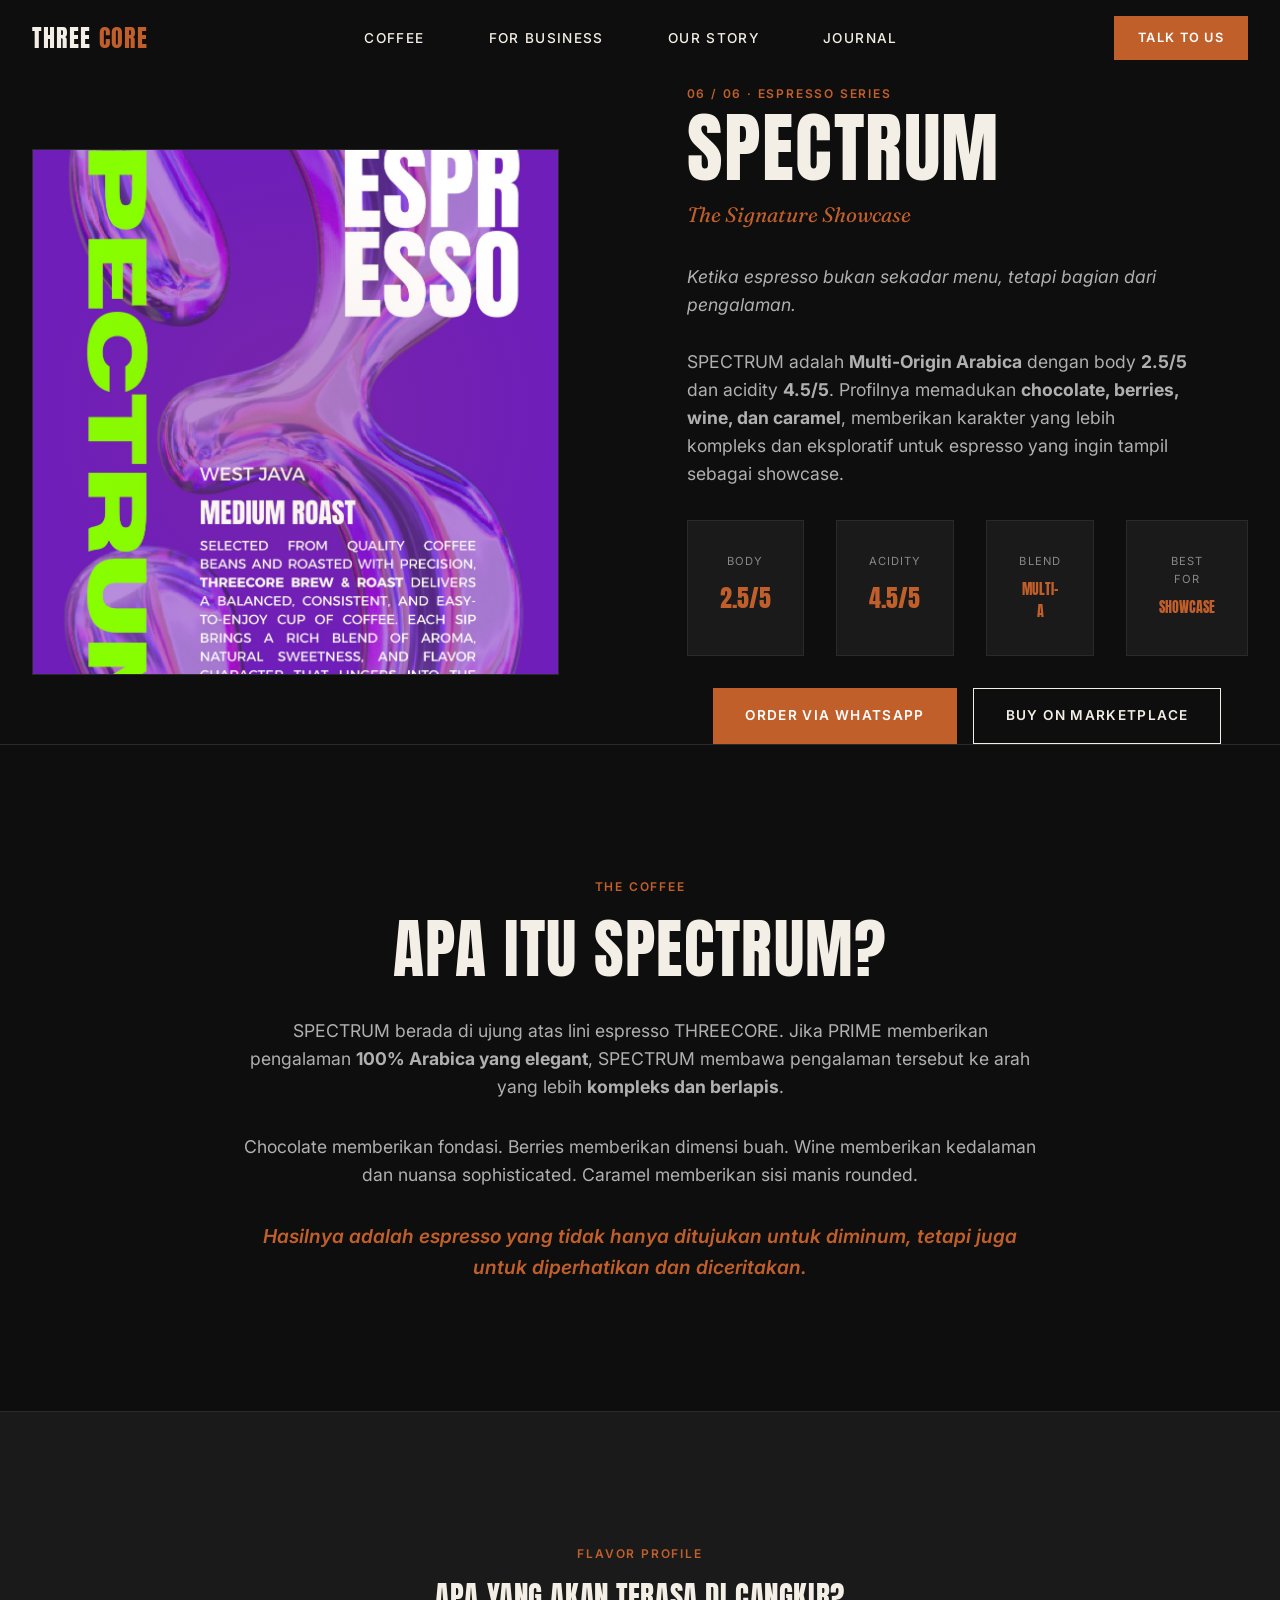
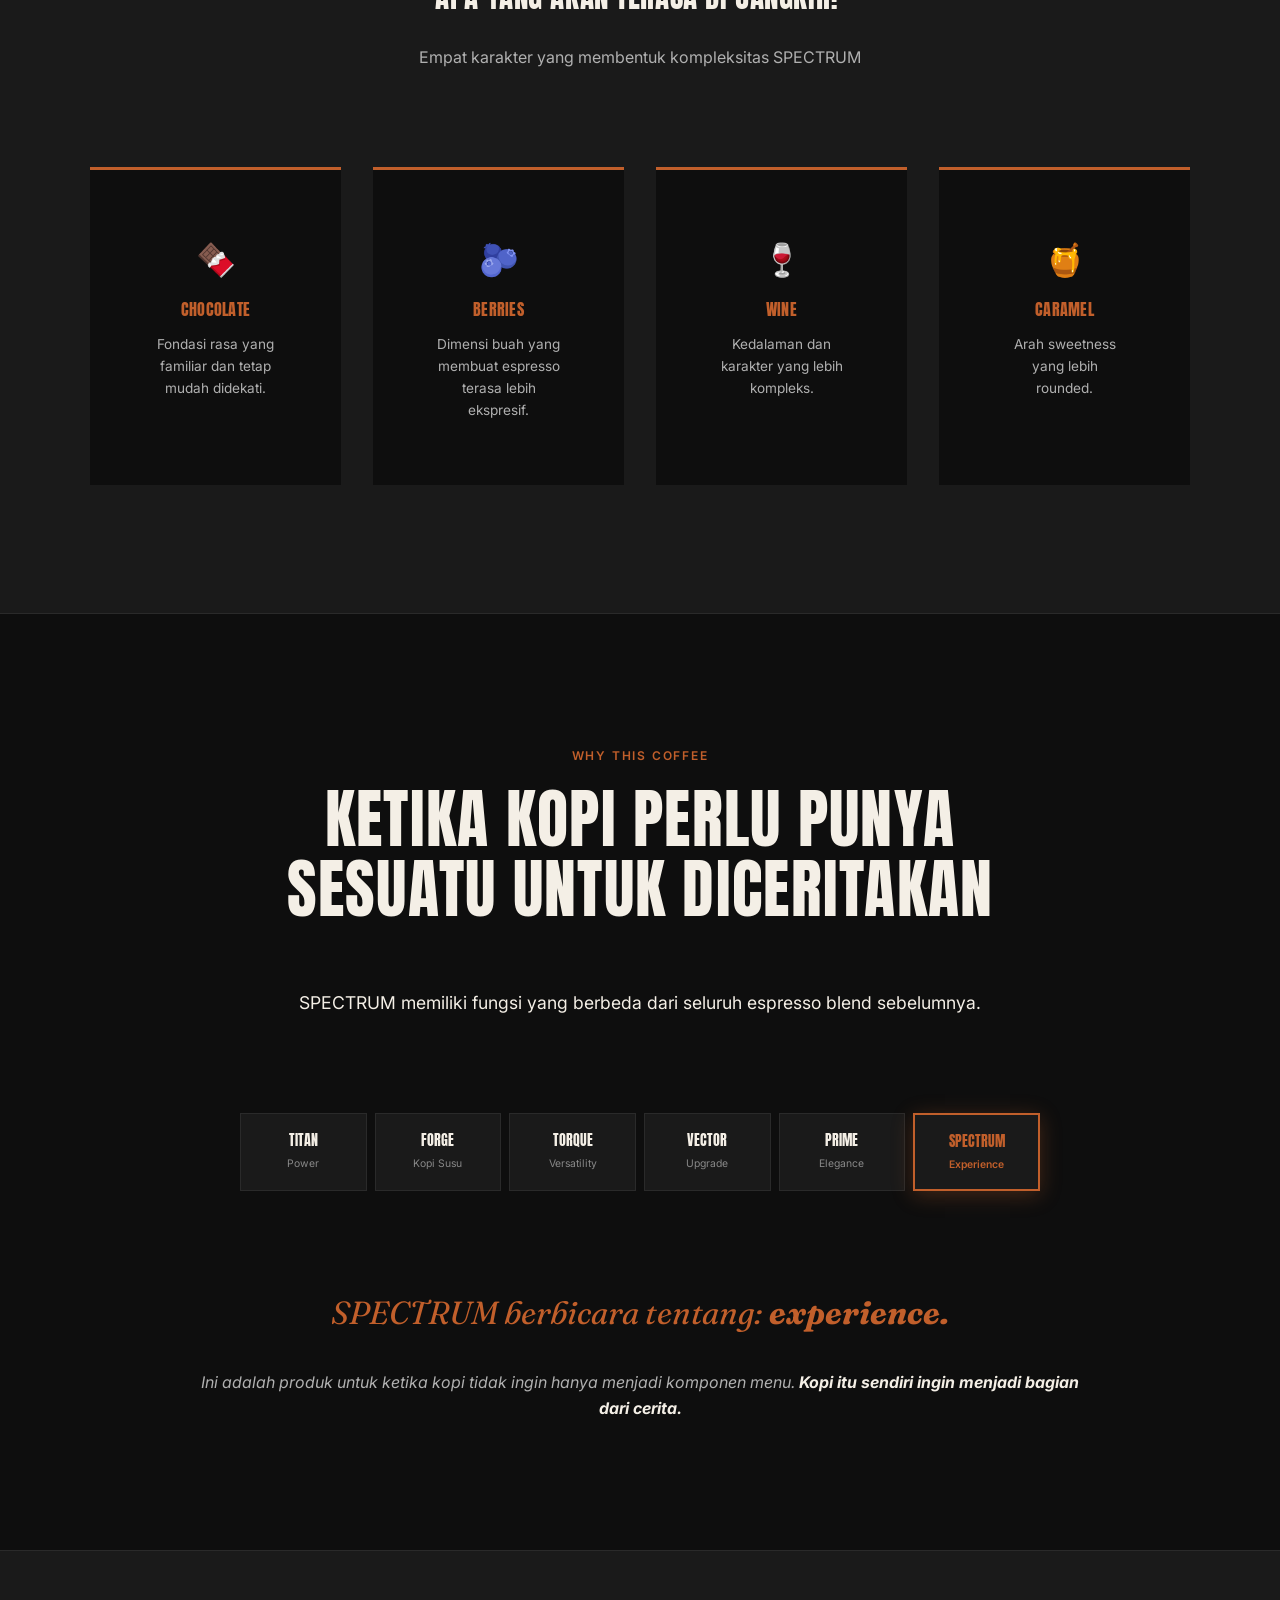
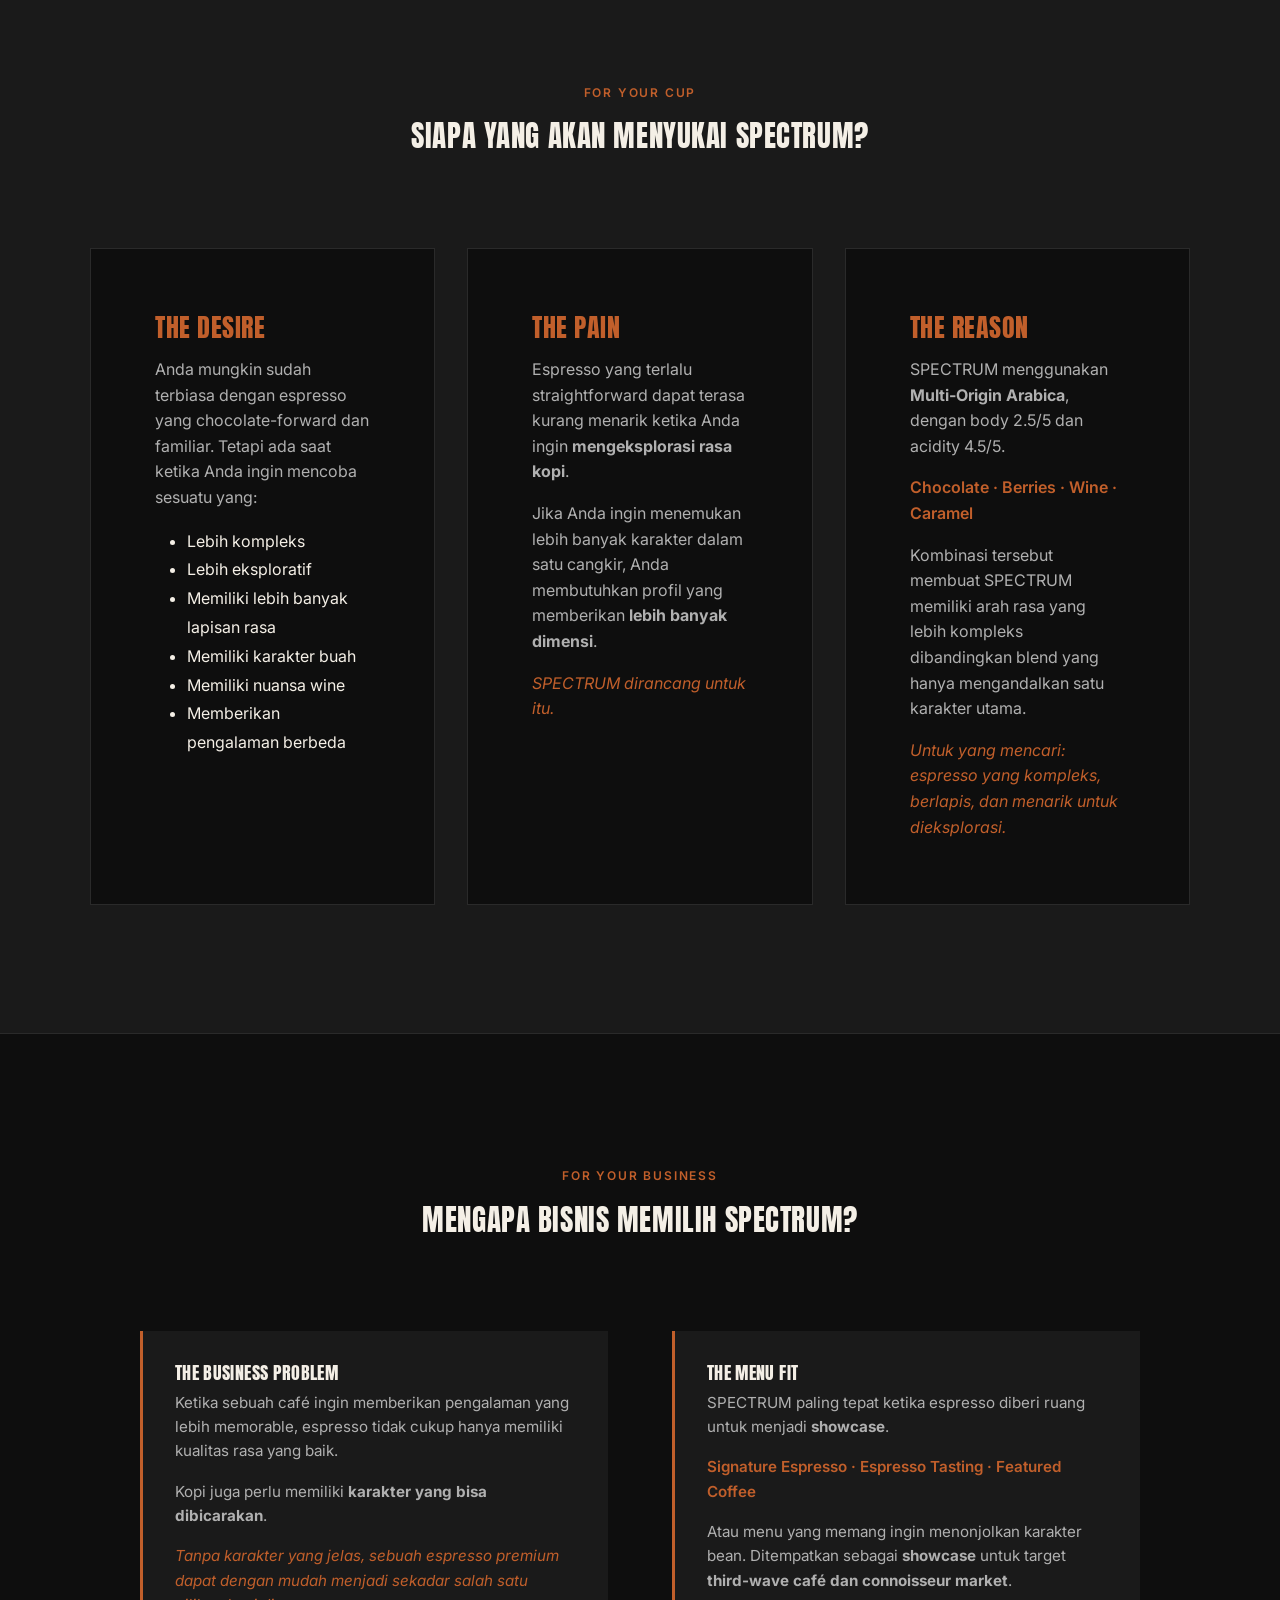
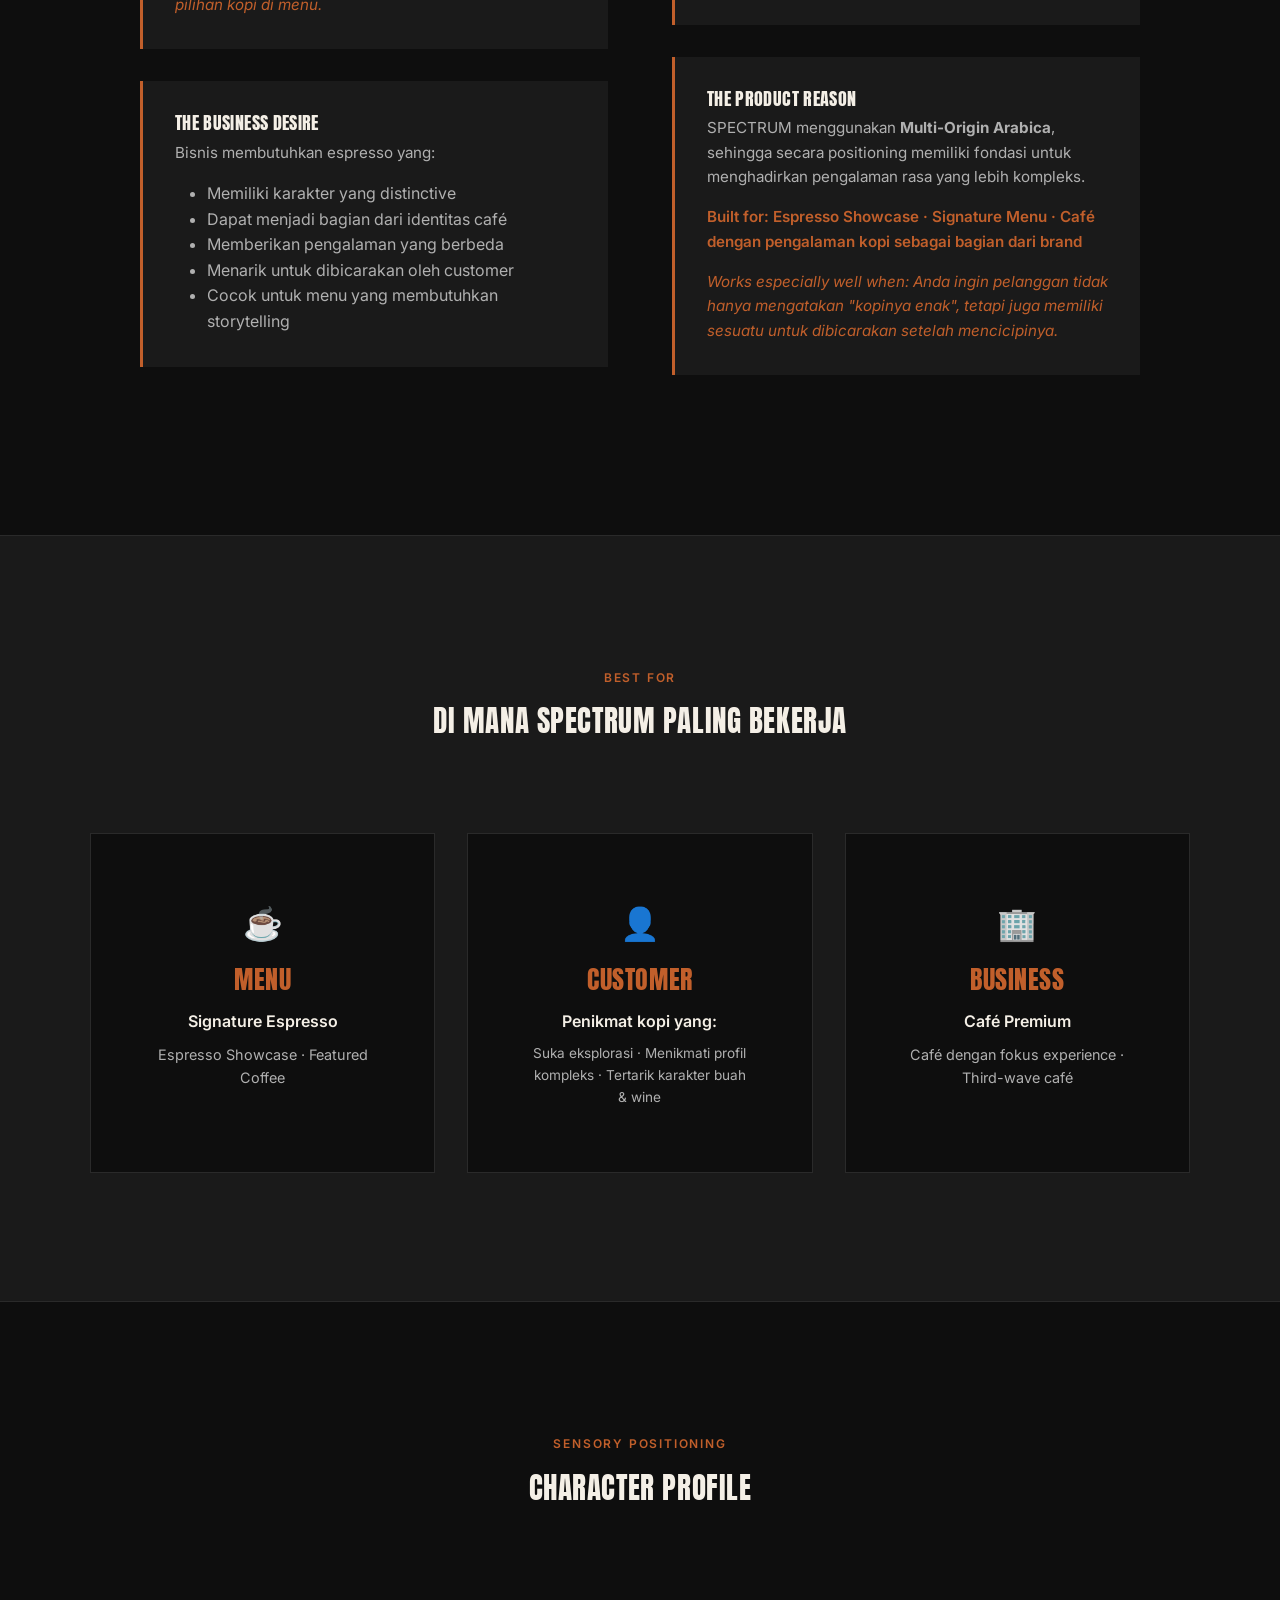
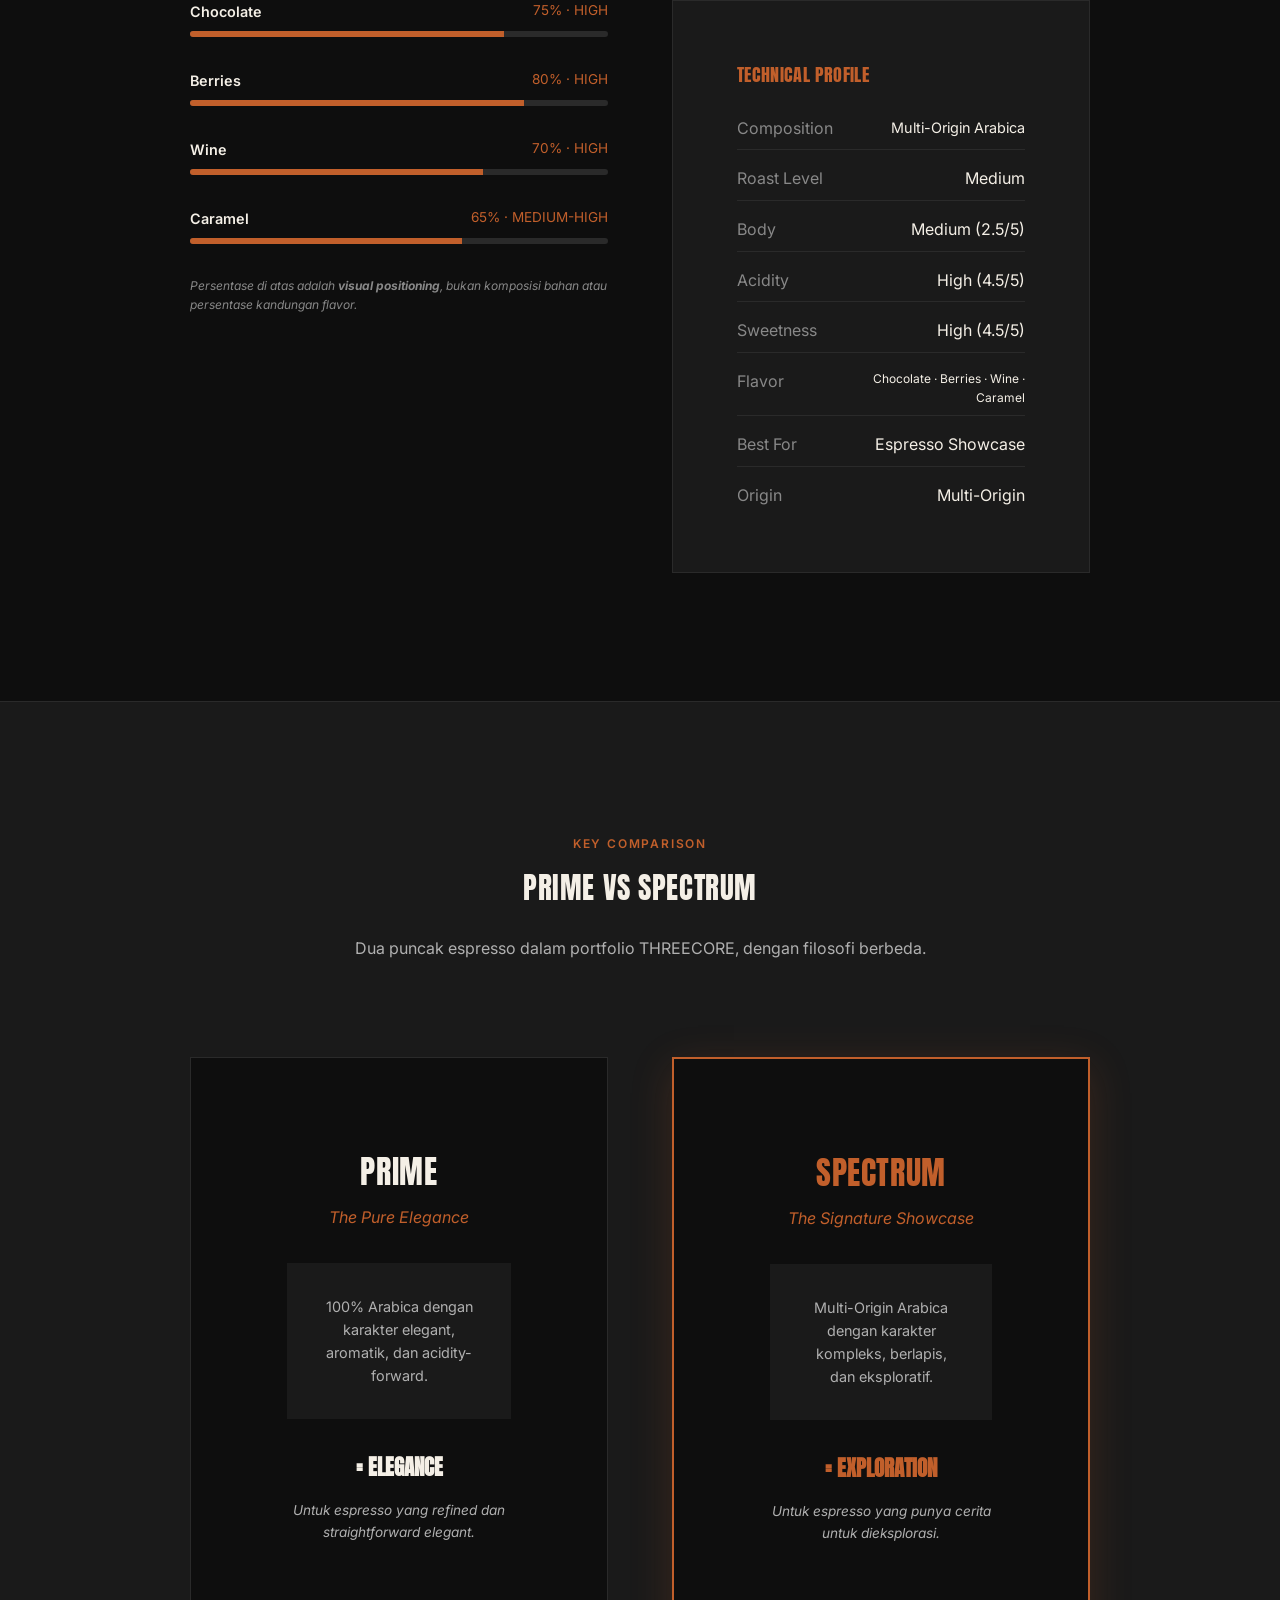
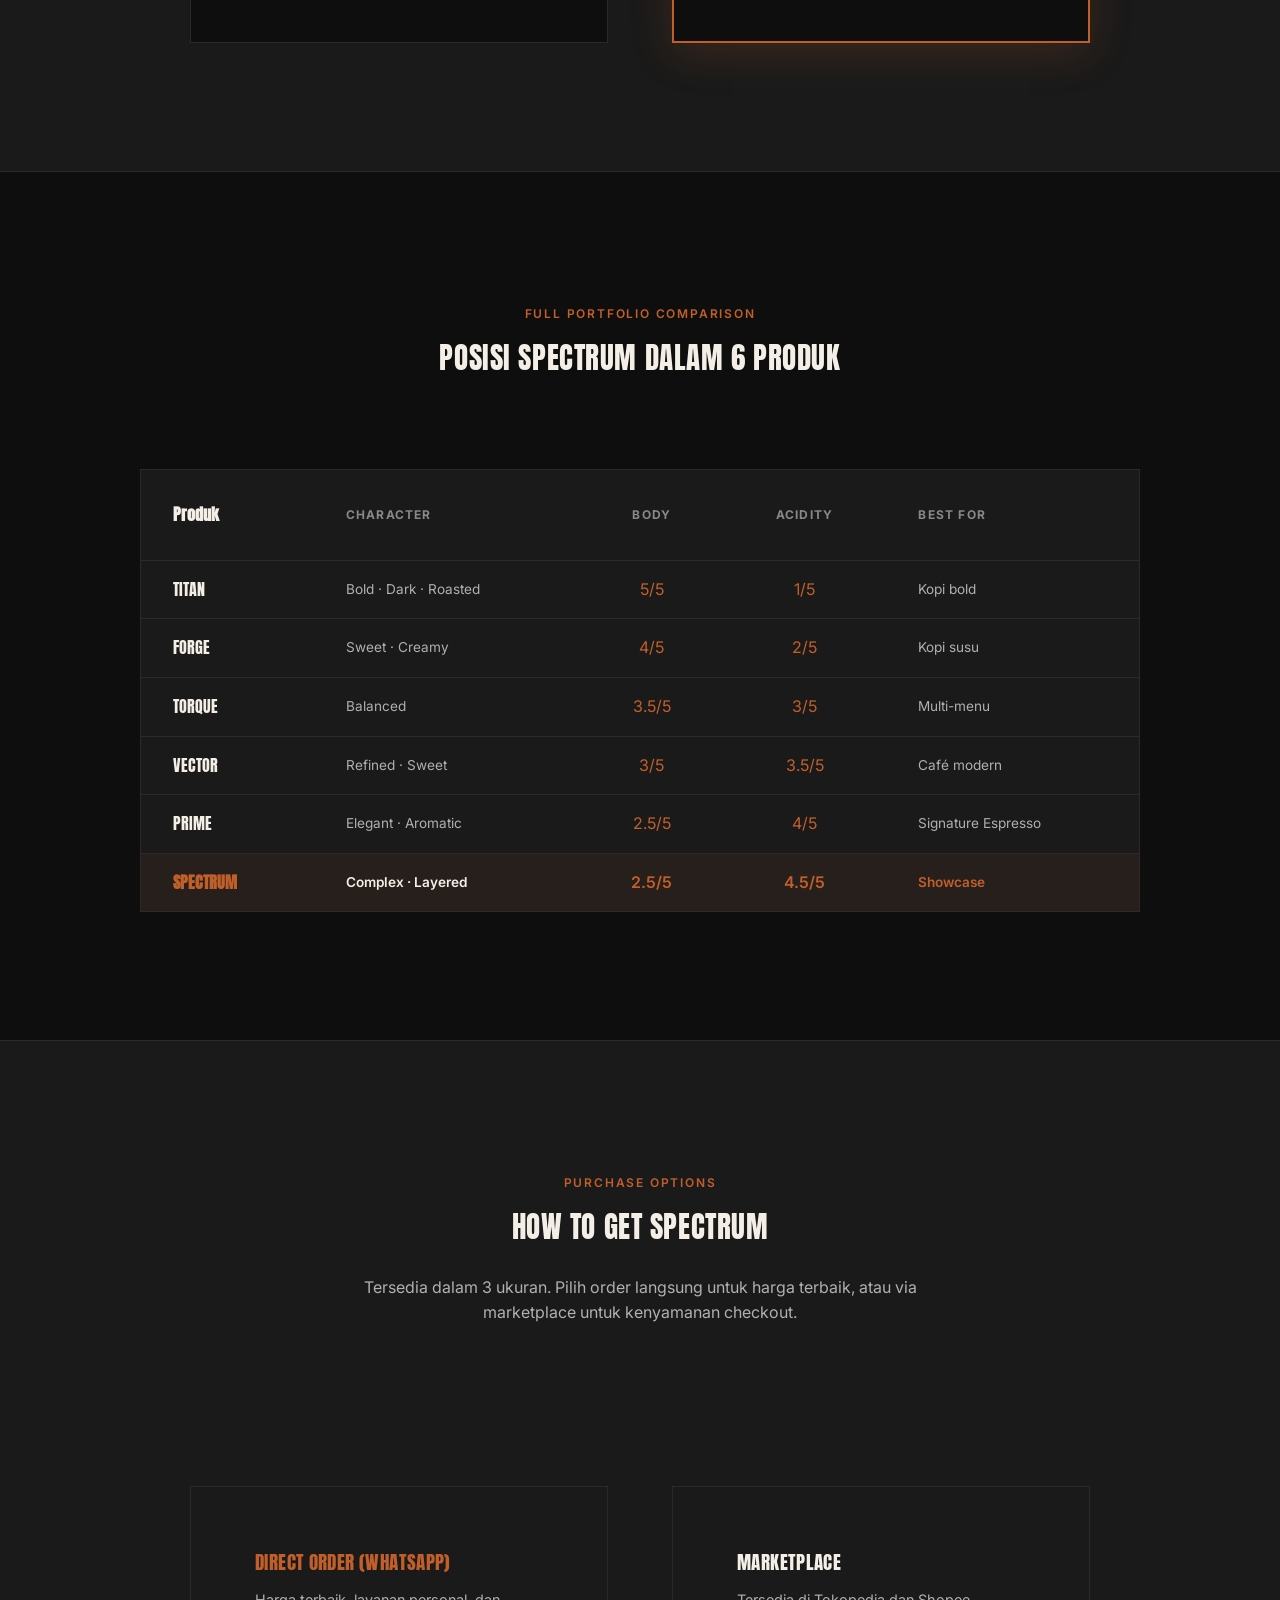
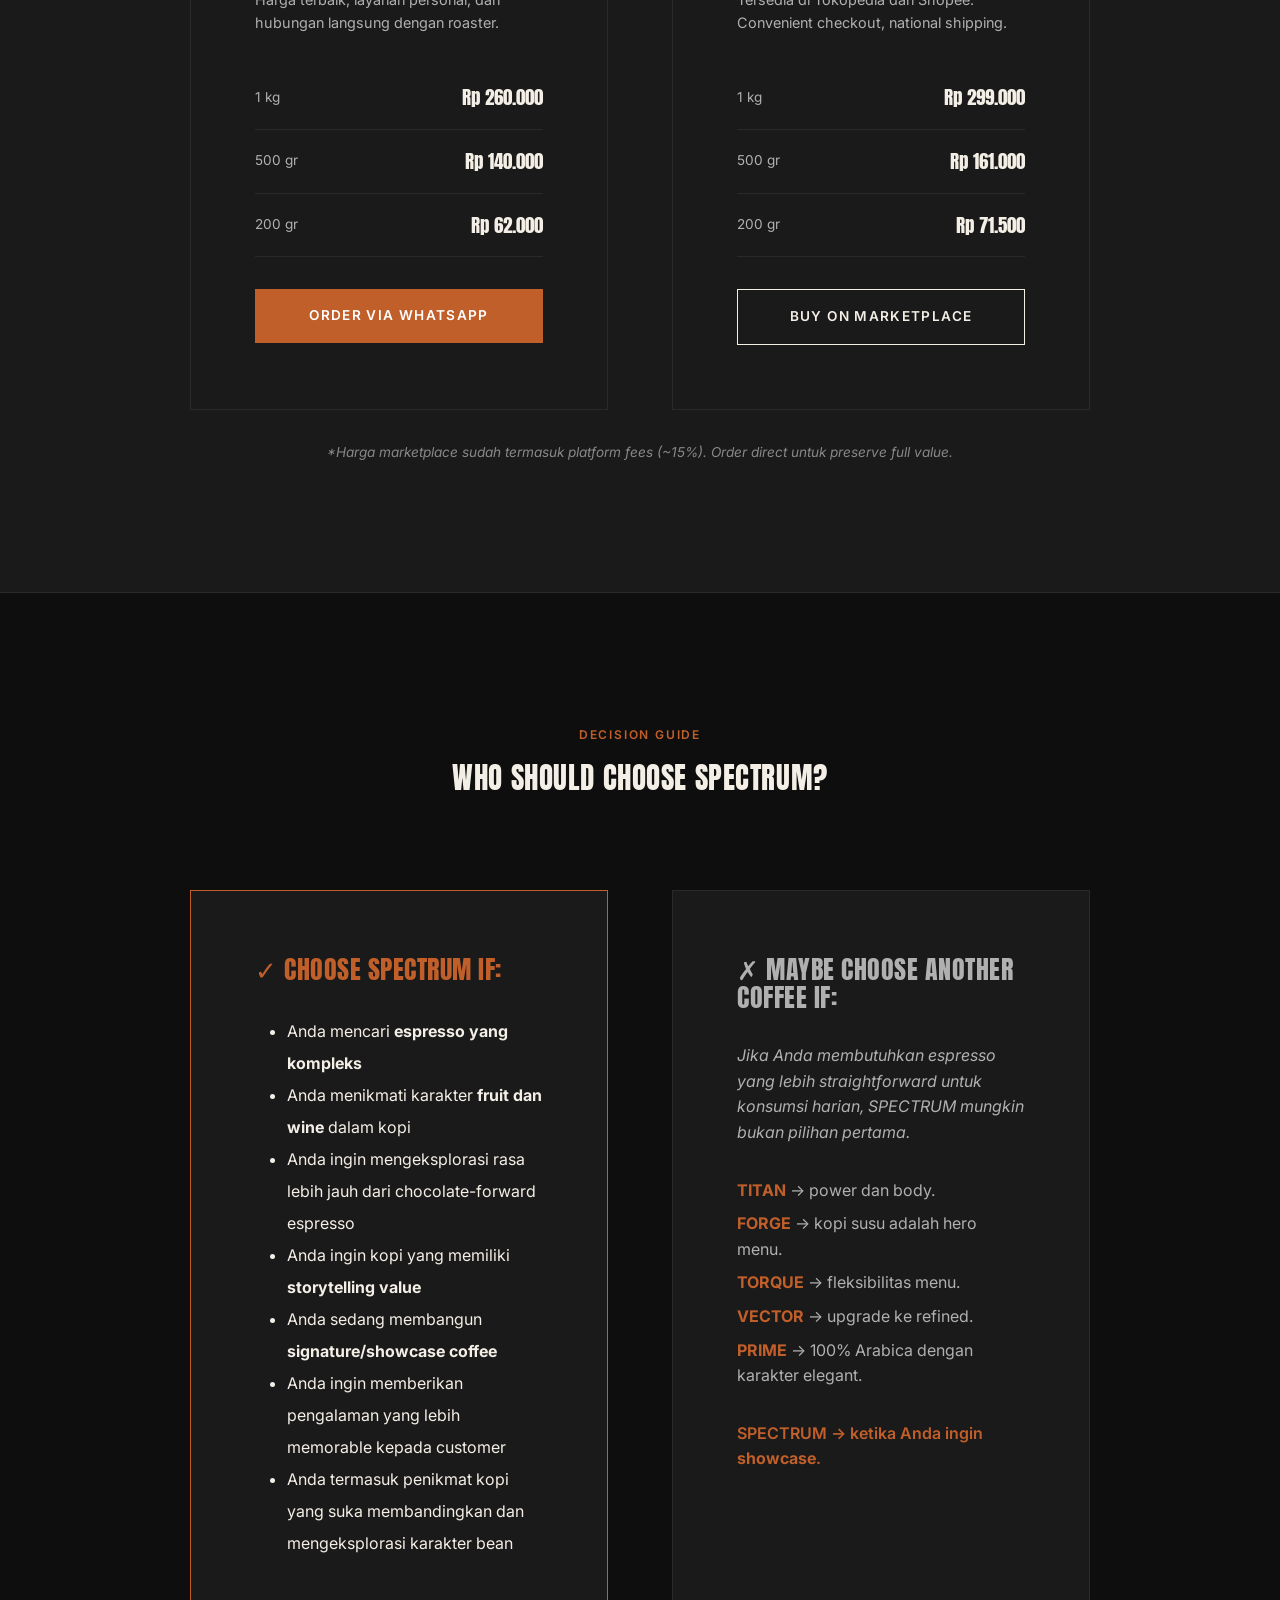
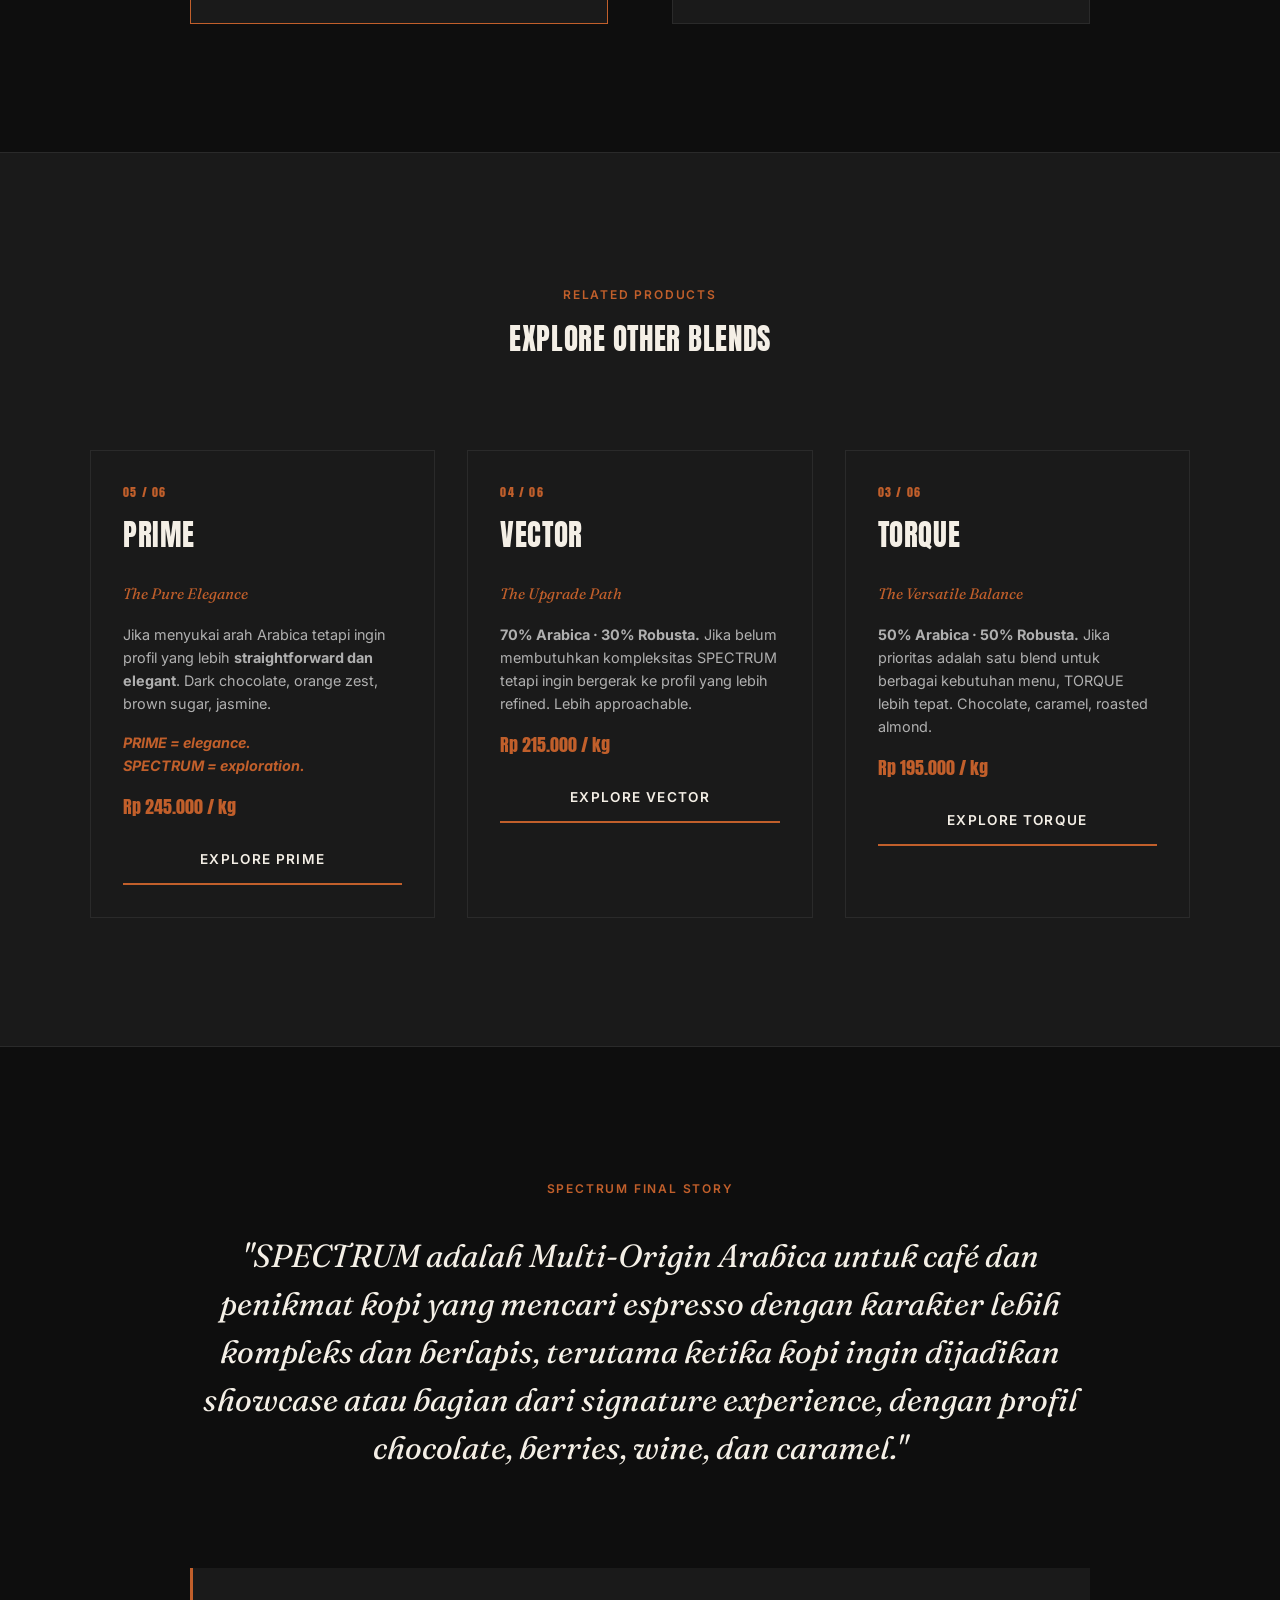
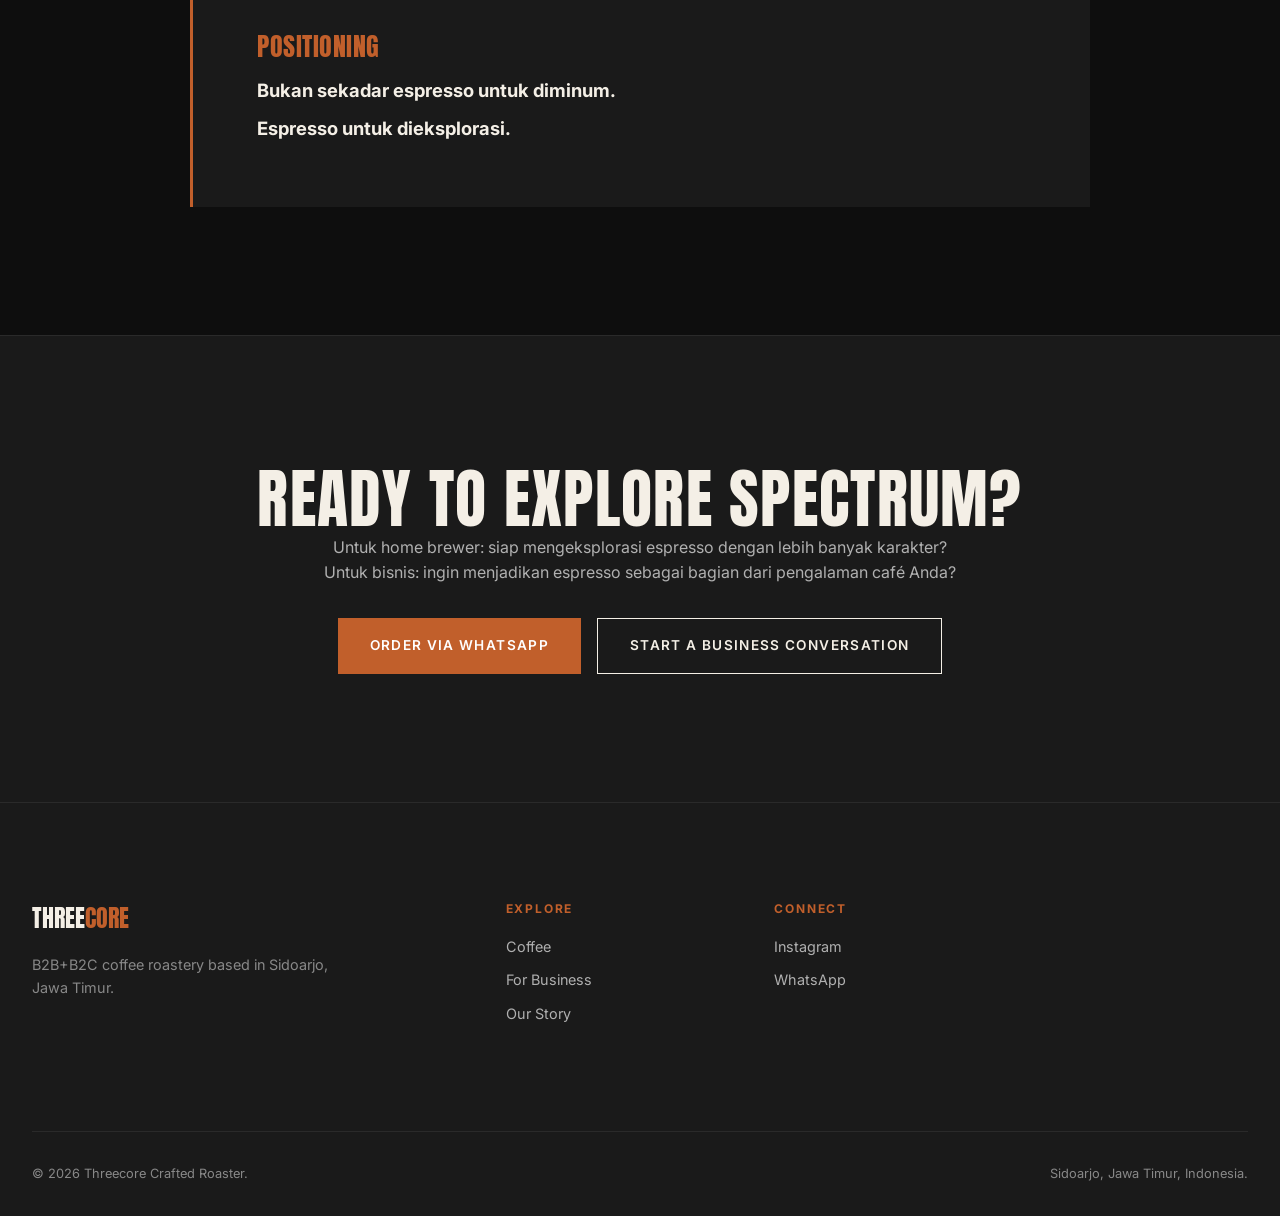
<file: product-spectrum.html>
<!DOCTYPE html>
<html lang="id">
<head>
  <meta charset="UTF-8">
  <meta name="viewport" content="width=device-width, initial-scale=1.0">
  <meta name="description" content="SPECTRUM adalah espresso blend multi-origin Arabica dengan karakter chocolate, berries, wine, dan caramel untuk espresso yang kompleks dan layak menjadi showcase.">
  <title>SPECTRUM — The Signature Showcase | THREECORE</title>
  <link rel="stylesheet" href="css/style.css">
</head>
<body>

  <nav class="nav">
    <div class="nav-inner">
      <a href="index.html" class="nav-logo">THREE<span>CORE</span></a>
      <ul class="nav-links">
        <li><a href="coffee.html">Coffee</a></li>
        <li><a href="business.html">For Business</a></li>
        <li><a href="story.html">Our Story</a></li>
        <li><a href="journal.html">Journal</a></li>
      </ul>
      <a href="contact.html" class="nav-cta">Talk to Us</a>
      <button class="nav-mobile-toggle" aria-label="Open menu">☰</button>
    </div>
  </nav>

  <div class="mobile-menu">
    <button class="mobile-close" aria-label="Close menu">✕</button>
    <a href="coffee.html">Coffee</a>
    <a href="business.html">For Business</a>
    <a href="story.html">Our Story</a>
    <a href="journal.html">Journal</a>
    <a href="contact.html">Talk to Us</a>
  </div>

  <!-- Hero Section -->
  <section class="product-detail-hero">
    <div class="container">
      <div class="product-detail-grid">
        <div class="product-detail-visual reveal">
          <img src="images/products/spectrum.jpg" alt="SPECTRUM - The Signature Showcase" style="width:100%; height:100%; object-fit:cover;">
        </div>
        <div class="product-detail-info">
          <span class="label reveal">06 / 06 · Espresso Series</span>
          <h1 class="reveal reveal-delay-1">SPECTRUM</h1>
          <p class="product-detail-tagline reveal reveal-delay-1">The Signature Showcase</p>
          <p class="product-detail-description reveal reveal-delay-2">
            <em>Ketika espresso bukan sekadar menu, tetapi bagian dari pengalaman.</em><br><br>
            SPECTRUM adalah <strong>Multi-Origin Arabica</strong> dengan body <strong>2.5/5</strong> dan acidity <strong>4.5/5</strong>. Profilnya memadukan <strong>chocolate, berries, wine, dan caramel</strong>, memberikan karakter yang lebih kompleks dan eksploratif untuk espresso yang ingin tampil sebagai showcase.
          </p>
          <div class="reveal reveal-delay-2">
            <div class="flavor-profile-grid" style="margin-bottom: var(--space-md);">
              <div class="flavor-item">
                <div class="flavor-item-label">Body</div>
                <div class="flavor-item-value">2.5/5</div>
              </div>
              <div class="flavor-item">
                <div class="flavor-item-label">Acidity</div>
                <div class="flavor-item-value">4.5/5</div>
              </div>
              <div class="flavor-item">
                <div class="flavor-item-label">Blend</div>
                <div class="flavor-item-value" style="font-size: 0.85rem;">MULTI-A</div>
              </div>
              <div class="flavor-item">
                <div class="flavor-item-label">Best For</div>
                <div class="flavor-item-value" style="font-size: 0.85rem;">SHOWCASE</div>
              </div>
            </div>
          </div>
          <div class="btn-group reveal reveal-delay-3">
            <a href="https://wa.me/6281234567890?text=Hi%20Threecore%2C%20saya%20ingin%20order%20SPECTRUM" class="btn btn-primary" target="_blank">Order via WhatsApp</a>
            <a href="#" class="btn btn-secondary">Buy on Marketplace</a>
          </div>
        </div>
      </div>
    </div>
  </section>

  <!-- The Coffee -->
  <section class="product-detail-section">
    <div class="container">
      <div style="max-width: 800px; margin: 0 auto; text-align: center;" class="reveal">
        <span class="label">The Coffee</span>
        <h2 style="margin-top: var(--space-sm); margin-bottom: var(--space-md);">APA ITU SPECTRUM?</h2>
        <p style="color: var(--tcr-gray-light); font-size: 1.1rem;">
          SPECTRUM berada di ujung atas lini espresso THREECORE. Jika PRIME memberikan pengalaman <strong>100% Arabica yang elegant</strong>, SPECTRUM membawa pengalaman tersebut ke arah yang lebih <strong>kompleks dan berlapis</strong>.
        </p>
        <p style="color: var(--tcr-gray-light); font-size: 1.1rem; margin-top: var(--space-md);">
          Chocolate memberikan fondasi. Berries memberikan dimensi buah. Wine memberikan kedalaman dan nuansa sophisticated. Caramel memberikan sisi manis rounded.
        </p>
        <p style="color: var(--tcr-copper); font-size: 1.2rem; font-weight: 600; margin-top: var(--space-md); font-style: italic;">
          Hasilnya adalah espresso yang tidak hanya ditujukan untuk diminum, tetapi juga untuk diperhatikan dan diceritakan.
        </p>
      </div>
    </div>
  </section>

  <!-- Flavor Profile - 4 Notes -->
  <section class="product-detail-section" style="background: var(--tcr-black-soft);">
    <div class="container">
      <div style="text-align: center; margin-bottom: var(--space-xl);" class="reveal">
        <span class="label">Flavor Profile</span>
        <h3 style="margin-top: var(--space-sm);">APA YANG AKAN TERASA DI CANGKIR?</h3>
        <p style="color: var(--tcr-gray-light); margin-top: var(--space-sm);">Empat karakter yang membentuk kompleksitas SPECTRUM</p>
      </div>
      <div style="display: grid; grid-template-columns: repeat(auto-fit, minmax(200px, 1fr)); gap: var(--space-md); max-width: 1100px; margin: 0 auto;">
        <div class="reveal" style="padding: var(--space-lg); background: var(--tcr-black); border-top: 3px solid var(--tcr-copper); text-align: center;">
          <div style="font-size: 2rem; margin-bottom: var(--space-sm);">🍫</div>
          <h4 style="color: var(--tcr-copper); margin-bottom: var(--space-sm); font-size: 1rem;">CHOCOLATE</h4>
          <p style="color: var(--tcr-gray-light); font-size: 0.85rem;">Fondasi rasa yang familiar dan tetap mudah didekati.</p>
        </div>
        <div class="reveal reveal-delay-1" style="padding: var(--space-lg); background: var(--tcr-black); border-top: 3px solid var(--tcr-copper); text-align: center;">
          <div style="font-size: 2rem; margin-bottom: var(--space-sm);">🫐</div>
          <h4 style="color: var(--tcr-copper); margin-bottom: var(--space-sm); font-size: 1rem;">BERRIES</h4>
          <p style="color: var(--tcr-gray-light); font-size: 0.85rem;">Dimensi buah yang membuat espresso terasa lebih ekspresif.</p>
        </div>
        <div class="reveal reveal-delay-2" style="padding: var(--space-lg); background: var(--tcr-black); border-top: 3px solid var(--tcr-copper); text-align: center;">
          <div style="font-size: 2rem; margin-bottom: var(--space-sm);">🍷</div>
          <h4 style="color: var(--tcr-copper); margin-bottom: var(--space-sm); font-size: 1rem;">WINE</h4>
          <p style="color: var(--tcr-gray-light); font-size: 0.85rem;">Kedalaman dan karakter yang lebih kompleks.</p>
        </div>
        <div class="reveal reveal-delay-3" style="padding: var(--space-lg); background: var(--tcr-black); border-top: 3px solid var(--tcr-copper); text-align: center;">
          <div style="font-size: 2rem; margin-bottom: var(--space-sm);">🍯</div>
          <h4 style="color: var(--tcr-copper); margin-bottom: var(--space-sm); font-size: 1rem;">CARAMEL</h4>
          <p style="color: var(--tcr-gray-light); font-size: 0.85rem;">Arah sweetness yang lebih rounded.</p>
        </div>
      </div>
    </div>
  </section>

  <!-- Why This Coffee -->
  <section class="product-detail-section">
    <div class="container">
      <div style="max-width: 900px; margin: 0 auto; text-align: center;" class="reveal">
        <span class="label">Why This Coffee</span>
        <h2 style="margin-top: var(--space-sm); margin-bottom: var(--space-lg);">KETIKA KOPI PERLU PUNYA<br>SESUATU UNTUK DICERITAKAN</h2>
        <p style="color: var(--tcr-cream); font-size: 1.1rem; margin-bottom: var(--space-md);">
          SPECTRUM memiliki fungsi yang berbeda dari seluruh espresso blend sebelumnya.
        </p>
        <div style="display: grid; grid-template-columns: repeat(6, 1fr); gap: var(--space-xs); max-width: 800px; margin: var(--space-xl) auto;">
          <div style="text-align: center; padding: var(--space-sm) 0.5rem; background: var(--tcr-black-soft); border: 1px solid var(--tcr-charcoal);">
            <div style="font-family: var(--font-display); color: var(--tcr-cream); font-size: 0.85rem;">TITAN</div>
            <div style="color: var(--tcr-gray); font-size: 0.65rem; margin-top: 0.25rem;">Power</div>
          </div>
          <div style="text-align: center; padding: var(--space-sm) 0.5rem; background: var(--tcr-black-soft); border: 1px solid var(--tcr-charcoal);">
            <div style="font-family: var(--font-display); color: var(--tcr-cream); font-size: 0.85rem;">FORGE</div>
            <div style="color: var(--tcr-gray); font-size: 0.65rem; margin-top: 0.25rem;">Kopi Susu</div>
          </div>
          <div style="text-align: center; padding: var(--space-sm) 0.5rem; background: var(--tcr-black-soft); border: 1px solid var(--tcr-charcoal);">
            <div style="font-family: var(--font-display); color: var(--tcr-cream); font-size: 0.85rem;">TORQUE</div>
            <div style="color: var(--tcr-gray); font-size: 0.65rem; margin-top: 0.25rem;">Versatility</div>
          </div>
          <div style="text-align: center; padding: var(--space-sm) 0.5rem; background: var(--tcr-black-soft); border: 1px solid var(--tcr-charcoal);">
            <div style="font-family: var(--font-display); color: var(--tcr-cream); font-size: 0.85rem;">VECTOR</div>
            <div style="color: var(--tcr-gray); font-size: 0.65rem; margin-top: 0.25rem;">Upgrade</div>
          </div>
          <div style="text-align: center; padding: var(--space-sm) 0.5rem; background: var(--tcr-black-soft); border: 1px solid var(--tcr-charcoal);">
            <div style="font-family: var(--font-display); color: var(--tcr-cream); font-size: 0.85rem;">PRIME</div>
            <div style="color: var(--tcr-gray); font-size: 0.65rem; margin-top: 0.25rem;">Elegance</div>
          </div>
          <div style="text-align: center; padding: var(--space-sm) 0.5rem; background: var(--tcr-black-soft); border: 2px solid var(--tcr-copper); box-shadow: 0 4px 20px rgba(193, 95, 43, 0.3);">
            <div style="font-family: var(--font-display); color: var(--tcr-copper); font-size: 0.85rem;">SPECTRUM</div>
            <div style="color: var(--tcr-copper); font-size: 0.65rem; margin-top: 0.25rem; font-weight: 600;">Experience</div>
          </div>
        </div>
        <p style="color: var(--tcr-copper); font-family: var(--font-accent); font-style: italic; font-size: clamp(1.4rem, 3vw, 2rem); margin-top: var(--space-lg);">
          SPECTRUM berbicara tentang: <strong>experience.</strong>
        </p>
        <p style="color: var(--tcr-gray-light); margin-top: var(--space-md); font-style: italic;">
          Ini adalah produk untuk ketika kopi tidak ingin hanya menjadi komponen menu. <strong style="color: var(--tcr-cream);">Kopi itu sendiri ingin menjadi bagian dari cerita.</strong>
        </p>
      </div>
    </div>
  </section>

  <!-- For Your Cup -->
  <section class="product-detail-section" style="background: var(--tcr-black-soft);">
    <div class="container">
      <div style="text-align: center; margin-bottom: var(--space-xl);" class="reveal">
        <span class="label">For Your Cup</span>
        <h3 style="margin-top: var(--space-sm);">SIAPA YANG AKAN MENYUKAI SPECTRUM?</h3>
      </div>
      <div class="grid-3" style="max-width: 1100px; margin: 0 auto;">
        <div class="reveal" style="padding: var(--space-lg); background: var(--tcr-black); border: 1px solid var(--tcr-charcoal);">
          <h4 style="color: var(--tcr-copper); margin-bottom: var(--space-sm);">THE DESIRE</h4>
          <p style="color: var(--tcr-gray-light); margin-bottom: var(--space-sm);">Anda mungkin sudah terbiasa dengan espresso yang chocolate-forward dan familiar. Tetapi ada saat ketika Anda ingin mencoba sesuatu yang:</p>
          <ul style="padding-left: var(--space-md); color: var(--tcr-cream); line-height: 1.8;">
            <li>Lebih kompleks</li>
            <li>Lebih eksploratif</li>
            <li>Memiliki lebih banyak lapisan rasa</li>
            <li>Memiliki karakter buah</li>
            <li>Memiliki nuansa wine</li>
            <li>Memberikan pengalaman berbeda</li>
          </ul>
        </div>
        <div class="reveal reveal-delay-1" style="padding: var(--space-lg); background: var(--tcr-black); border: 1px solid var(--tcr-charcoal);">
          <h4 style="color: var(--tcr-copper); margin-bottom: var(--space-sm);">THE PAIN</h4>
          <p style="color: var(--tcr-gray-light); margin-bottom: var(--space-sm);">Espresso yang terlalu straightforward dapat terasa kurang menarik ketika Anda ingin <strong>mengeksplorasi rasa kopi</strong>.</p>
          <p style="color: var(--tcr-gray-light); margin-top: var(--space-sm);">Jika Anda ingin menemukan lebih banyak karakter dalam satu cangkir, Anda membutuhkan profil yang memberikan <strong>lebih banyak dimensi</strong>.</p>
          <p style="color: var(--tcr-copper); font-style: italic; margin-top: var(--space-sm);">SPECTRUM dirancang untuk itu.</p>
        </div>
        <div class="reveal reveal-delay-2" style="padding: var(--space-lg); background: var(--tcr-black); border: 1px solid var(--tcr-charcoal);">
          <h4 style="color: var(--tcr-copper); margin-bottom: var(--space-sm);">THE REASON</h4>
          <p style="color: var(--tcr-gray-light); margin-bottom: var(--space-sm);">SPECTRUM menggunakan <strong>Multi-Origin Arabica</strong>, dengan body 2.5/5 dan acidity 4.5/5.</p>
          <p style="color: var(--tcr-copper); font-weight: 600; margin-top: var(--space-sm);">Chocolate · Berries · Wine · Caramel</p>
          <p style="color: var(--tcr-gray-light); margin-top: var(--space-sm);">Kombinasi tersebut membuat SPECTRUM memiliki arah rasa yang lebih kompleks dibandingkan blend yang hanya mengandalkan satu karakter utama.</p>
          <p style="color: var(--tcr-copper); font-style: italic; margin-top: var(--space-sm);">Untuk yang mencari: espresso yang kompleks, berlapis, dan menarik untuk dieksplorasi.</p>
        </div>
      </div>
    </div>
  </section>

  <!-- For Your Business -->
  <section class="product-detail-section">
    <div class="container">
      <div style="text-align: center; margin-bottom: var(--space-xl);" class="reveal">
        <span class="label">For Your Business</span>
        <h3 style="margin-top: var(--space-sm);">MENGAPA BISNIS MEMILIH SPECTRUM?</h3>
      </div>
      <div class="grid-2" style="max-width: 1000px; margin: 0 auto;">
        <div class="reveal">
          <div class="business-reason-box">
            <h4>The Business Problem</h4>
            <p>Ketika sebuah café ingin memberikan pengalaman yang lebih memorable, espresso tidak cukup hanya memiliki kualitas rasa yang baik.</p>
            <p style="margin-top: var(--space-sm);">Kopi juga perlu memiliki <strong>karakter yang bisa dibicarakan</strong>.</p>
            <p style="margin-top: var(--space-sm); font-style: italic; color: var(--tcr-copper);">Tanpa karakter yang jelas, sebuah espresso premium dapat dengan mudah menjadi sekadar salah satu pilihan kopi di menu.</p>
          </div>
          <div class="business-reason-box">
            <h4>The Business Desire</h4>
            <p>Bisnis membutuhkan espresso yang:</p>
            <ul style="margin-top: var(--space-sm); padding-left: var(--space-md); color: var(--tcr-gray-light);">
              <li>Memiliki karakter yang distinctive</li>
              <li>Dapat menjadi bagian dari identitas café</li>
              <li>Memberikan pengalaman yang berbeda</li>
              <li>Menarik untuk dibicarakan oleh customer</li>
              <li>Cocok untuk menu yang membutuhkan storytelling</li>
            </ul>
          </div>
        </div>
        <div class="reveal reveal-delay-1">
          <div class="business-reason-box">
            <h4>The Menu Fit</h4>
            <p>SPECTRUM paling tepat ketika espresso diberi ruang untuk menjadi <strong>showcase</strong>.</p>
            <p style="margin-top: var(--space-sm); color: var(--tcr-copper); font-weight: 600;">Signature Espresso · Espresso Tasting · Featured Coffee</p>
            <p style="margin-top: var(--space-sm);">Atau menu yang memang ingin menonjolkan karakter bean. Ditempatkan sebagai <strong>showcase</strong> untuk target <strong>third-wave café dan connoisseur market</strong>.</p>
          </div>
          <div class="business-reason-box">
            <h4>The Product Reason</h4>
            <p>SPECTRUM menggunakan <strong>Multi-Origin Arabica</strong>, sehingga secara positioning memiliki fondasi untuk menghadirkan pengalaman rasa yang lebih kompleks.</p>
            <p style="margin-top: var(--space-sm); color: var(--tcr-copper); font-weight: 600;">Built for: Espresso Showcase · Signature Menu · Café dengan pengalaman kopi sebagai bagian dari brand</p>
            <p style="margin-top: var(--space-sm); font-style: italic; color: var(--tcr-copper);">Works especially well when: Anda ingin pelanggan tidak hanya mengatakan "kopinya enak", tetapi juga memiliki sesuatu untuk dibicarakan setelah mencicipinya.</p>
          </div>
        </div>
      </div>
    </div>
  </section>

  <!-- Best For -->
  <section class="product-detail-section" style="background: var(--tcr-black-soft);">
    <div class="container">
      <div style="text-align: center; margin-bottom: var(--space-xl);" class="reveal">
        <span class="label">Best For</span>
        <h3 style="margin-top: var(--space-sm);">DI MANA SPECTRUM PALING BEKERJA</h3>
      </div>
      <div class="grid-3" style="max-width: 1100px; margin: 0 auto;">
        <div class="reveal" style="padding: var(--space-lg); background: var(--tcr-black); border: 1px solid var(--tcr-charcoal); text-align: center;">
          <div style="font-size: 2rem; margin-bottom: var(--space-sm);">☕</div>
          <h4 style="color: var(--tcr-copper); margin-bottom: var(--space-sm);">MENU</h4>
          <p style="color: var(--tcr-cream); font-weight: 600; margin-bottom: 0.5rem;">Signature Espresso</p>
          <p style="color: var(--tcr-gray-light); font-size: 0.9rem;">Espresso Showcase · Featured Coffee</p>
        </div>
        <div class="reveal reveal-delay-1" style="padding: var(--space-lg); background: var(--tcr-black); border: 1px solid var(--tcr-charcoal); text-align: center;">
          <div style="font-size: 2rem; margin-bottom: var(--space-sm);">👤</div>
          <h4 style="color: var(--tcr-copper); margin-bottom: var(--space-sm);">CUSTOMER</h4>
          <p style="color: var(--tcr-cream); font-weight: 600; margin-bottom: 0.5rem;">Penikmat kopi yang:</p>
          <p style="color: var(--tcr-gray-light); font-size: 0.85rem;">Suka eksplorasi · Menikmati profil kompleks · Tertarik karakter buah & wine</p>
        </div>
        <div class="reveal reveal-delay-2" style="padding: var(--space-lg); background: var(--tcr-black); border: 1px solid var(--tcr-charcoal); text-align: center;">
          <div style="font-size: 2rem; margin-bottom: var(--space-sm);">🏢</div>
          <h4 style="color: var(--tcr-copper); margin-bottom: var(--space-sm);">BUSINESS</h4>
          <p style="color: var(--tcr-cream); font-weight: 600; margin-bottom: 0.5rem;">Café Premium</p>
          <p style="color: var(--tcr-gray-light); font-size: 0.9rem;">Café dengan fokus experience · Third-wave café</p>
        </div>
      </div>
    </div>
  </section>

  <!-- Sensory Bars & Technical Profile -->
  <section class="product-detail-section">
    <div class="container">
      <div style="text-align: center; margin-bottom: var(--space-xl);" class="reveal">
        <span class="label">Sensory Positioning</span>
        <h3 style="margin-top: var(--space-sm);">CHARACTER PROFILE</h3>
      </div>
      <div class="grid-2" style="max-width: 900px; margin: 0 auto;">
        <div class="reveal">
          <div style="display:flex; flex-direction:column; gap: var(--space-md);">
            <div>
              <div style="display:flex; justify-content:space-between; margin-bottom: 0.5rem;">
                <span style="font-size: 0.9rem; color: var(--tcr-cream); font-weight: 600;">Chocolate</span>
                <span style="font-size: 0.85rem; color: var(--tcr-copper);">75% · HIGH</span>
              </div>
              <div style="height: 6px; background: var(--tcr-charcoal); border-radius: 3px; overflow: hidden;">
                <div style="width: 75%; height: 100%; background: var(--tcr-copper);"></div>
              </div>
            </div>
            <div>
              <div style="display:flex; justify-content:space-between; margin-bottom: 0.5rem;">
                <span style="font-size: 0.9rem; color: var(--tcr-cream); font-weight: 600;">Berries</span>
                <span style="font-size: 0.85rem; color: var(--tcr-copper);">80% · HIGH</span>
              </div>
              <div style="height: 6px; background: var(--tcr-charcoal); border-radius: 3px; overflow: hidden;">
                <div style="width: 80%; height: 100%; background: var(--tcr-copper);"></div>
              </div>
            </div>
            <div>
              <div style="display:flex; justify-content:space-between; margin-bottom: 0.5rem;">
                <span style="font-size: 0.9rem; color: var(--tcr-cream); font-weight: 600;">Wine</span>
                <span style="font-size: 0.85rem; color: var(--tcr-copper);">70% · HIGH</span>
              </div>
              <div style="height: 6px; background: var(--tcr-charcoal); border-radius: 3px; overflow: hidden;">
                <div style="width: 70%; height: 100%; background: var(--tcr-copper);"></div>
              </div>
            </div>
            <div>
              <div style="display:flex; justify-content:space-between; margin-bottom: 0.5rem;">
                <span style="font-size: 0.9rem; color: var(--tcr-cream); font-weight: 600;">Caramel</span>
                <span style="font-size: 0.85rem; color: var(--tcr-copper);">65% · MEDIUM-HIGH</span>
              </div>
              <div style="height: 6px; background: var(--tcr-charcoal); border-radius: 3px; overflow: hidden;">
                <div style="width: 65%; height: 100%; background: var(--tcr-copper);"></div>
              </div>
            </div>
          </div>
          <p style="font-size: 0.75rem; color: var(--tcr-gray); margin-top: var(--space-md); font-style: italic;">
            Persentase di atas adalah <strong>visual positioning</strong>, bukan komposisi bahan atau persentase kandungan flavor.
          </p>
        </div>

        <div class="reveal reveal-delay-1" style="display:flex; flex-direction:column; justify-content:center;">
          <div style="padding: var(--space-lg); background: var(--tcr-black-soft); border: 1px solid var(--tcr-charcoal);">
            <h4 style="font-size: 1.1rem; margin-bottom: var(--space-md); color: var(--tcr-copper);">Technical Profile</h4>
            <div style="display:flex; flex-direction:column; gap: var(--space-sm);">
              <div style="display:flex; justify-content:space-between; padding-bottom: var(--space-xs); border-bottom: 1px solid var(--tcr-charcoal);">
                <span style="color: var(--tcr-gray);">Composition</span>
                <span style="color: var(--tcr-cream); font-size: 0.9rem;">Multi-Origin Arabica</span>
              </div>
              <div style="display:flex; justify-content:space-between; padding-bottom: var(--space-xs); border-bottom: 1px solid var(--tcr-charcoal);">
                <span style="color: var(--tcr-gray);">Roast Level</span>
                <span style="color: var(--tcr-cream);">Medium</span>
              </div>
              <div style="display:flex; justify-content:space-between; padding-bottom: var(--space-xs); border-bottom: 1px solid var(--tcr-charcoal);">
                <span style="color: var(--tcr-gray);">Body</span>
                <span style="color: var(--tcr-cream);">Medium (2.5/5)</span>
              </div>
              <div style="display:flex; justify-content:space-between; padding-bottom: var(--space-xs); border-bottom: 1px solid var(--tcr-charcoal);">
                <span style="color: var(--tcr-gray);">Acidity</span>
                <span style="color: var(--tcr-cream);">High (4.5/5)</span>
              </div>
              <div style="display:flex; justify-content:space-between; padding-bottom: var(--space-xs); border-bottom: 1px solid var(--tcr-charcoal);">
                <span style="color: var(--tcr-gray);">Sweetness</span>
                <span style="color: var(--tcr-cream);">High (4.5/5)</span>
              </div>
              <div style="display:flex; justify-content:space-between; padding-bottom: var(--space-xs); border-bottom: 1px solid var(--tcr-charcoal);">
                <span style="color: var(--tcr-gray);">Flavor</span>
                <span style="color: var(--tcr-cream); font-size: 0.75rem; text-align: right; max-width: 55%;">Chocolate · Berries · Wine · Caramel</span>
              </div>
              <div style="display:flex; justify-content:space-between; padding-bottom: var(--space-xs); border-bottom: 1px solid var(--tcr-charcoal);">
                <span style="color: var(--tcr-gray);">Best For</span>
                <span style="color: var(--tcr-cream);">Espresso Showcase</span>
              </div>
              <div style="display:flex; justify-content:space-between;">
                <span style="color: var(--tcr-gray);">Origin</span>
                <span style="color: var(--tcr-cream);">Multi-Origin</span>
              </div>
            </div>
          </div>
        </div>
      </div>
    </div>
  </section>

  <!-- PRIME vs SPECTRUM Highlight -->
  <section class="product-detail-section" style="background: var(--tcr-black-soft);">
    <div class="container">
      <div style="text-align: center; margin-bottom: var(--space-xl);" class="reveal">
        <span class="label">Key Comparison</span>
        <h3 style="margin-top: var(--space-sm);">PRIME vs SPECTRUM</h3>
        <p style="color: var(--tcr-gray-light); margin-top: var(--space-sm);">Dua puncak espresso dalam portfolio THREECORE, dengan filosofi berbeda.</p>
      </div>
      <div class="grid-2" style="max-width: 900px; margin: 0 auto;">
        <div class="reveal" style="padding: var(--space-xl); background: var(--tcr-black); border: 1px solid var(--tcr-charcoal); text-align: center;">
          <h4 style="font-family: var(--font-display); font-size: 2rem; color: var(--tcr-cream); margin-bottom: var(--space-sm);">PRIME</h4>
          <p style="color: var(--tcr-copper); font-style: italic; margin-bottom: var(--space-md);">The Pure Elegance</p>
          <div style="padding: var(--space-md); background: var(--tcr-black-soft); margin-bottom: var(--space-md);">
            <p style="color: var(--tcr-gray-light); font-size: 0.9rem;">100% Arabica dengan karakter elegant, aromatik, dan acidity-forward.</p>
          </div>
          <p style="color: var(--tcr-cream); font-size: 1.3rem; font-weight: 600; font-family: var(--font-display);">= ELEGANCE</p>
          <p style="color: var(--tcr-gray-light); font-size: 0.85rem; margin-top: var(--space-sm); font-style: italic;">Untuk espresso yang refined dan straightforward elegant.</p>
        </div>
        <div class="reveal reveal-delay-1" style="padding: var(--space-xl); background: var(--tcr-black); border: 2px solid var(--tcr-copper); text-align: center; box-shadow: 0 10px 40px rgba(193, 95, 43, 0.2);">
          <h4 style="font-family: var(--font-display); font-size: 2rem; color: var(--tcr-copper); margin-bottom: var(--space-sm);">SPECTRUM</h4>
          <p style="color: var(--tcr-copper); font-style: italic; margin-bottom: var(--space-md);">The Signature Showcase</p>
          <div style="padding: var(--space-md); background: var(--tcr-black-soft); margin-bottom: var(--space-md);">
            <p style="color: var(--tcr-gray-light); font-size: 0.9rem;">Multi-Origin Arabica dengan karakter kompleks, berlapis, dan eksploratif.</p>
          </div>
          <p style="color: var(--tcr-copper); font-size: 1.3rem; font-weight: 600; font-family: var(--font-display);">= EXPLORATION</p>
          <p style="color: var(--tcr-gray-light); font-size: 0.85rem; margin-top: var(--space-sm); font-style: italic;">Untuk espresso yang punya cerita untuk dieksplorasi.</p>
        </div>
      </div>
    </div>
  </section>

  <!-- Full Portfolio Comparison -->
  <section class="product-detail-section">
    <div class="container">
      <div style="text-align: center; margin-bottom: var(--space-xl);" class="reveal">
        <span class="label">Full Portfolio Comparison</span>
        <h3 style="margin-top: var(--space-sm);">POSISI SPECTRUM DALAM 6 PRODUK</h3>
      </div>
      <div style="max-width: 1000px; margin: 0 auto; overflow-x: auto;" class="reveal">
        <table style="width: 100%; border-collapse: collapse; background: var(--tcr-black-soft); border: 1px solid var(--tcr-charcoal);">
          <thead>
            <tr style="border-bottom: 1px solid var(--tcr-charcoal);">
              <th style="padding: var(--space-md); text-align: left; color: var(--tcr-cream); font-family: var(--font-display); font-size: 1rem;">Produk</th>
              <th style="padding: var(--space-md); text-align: left; color: var(--tcr-gray); font-size: 0.75rem; text-transform: uppercase; letter-spacing: 0.1em;">Character</th>
              <th style="padding: var(--space-md); text-align: center; color: var(--tcr-gray); font-size: 0.75rem; text-transform: uppercase; letter-spacing: 0.1em;">Body</th>
              <th style="padding: var(--space-md); text-align: center; color: var(--tcr-gray); font-size: 0.75rem; text-transform: uppercase; letter-spacing: 0.1em;">Acidity</th>
              <th style="padding: var(--space-md); text-align: left; color: var(--tcr-gray); font-size: 0.75rem; text-transform: uppercase; letter-spacing: 0.1em;">Best For</th>
            </tr>
          </thead>
          <tbody>
            <tr style="border-bottom: 1px solid var(--tcr-charcoal);">
              <td style="padding: var(--space-sm) var(--space-md); color: var(--tcr-cream); font-family: var(--font-display);">TITAN</td>
              <td style="padding: var(--space-sm) var(--space-md); color: var(--tcr-gray-light); font-size: 0.85rem;">Bold · Dark · Roasted</td>
              <td style="padding: var(--space-sm) var(--space-md); color: var(--tcr-copper); text-align: center;">5/5</td>
              <td style="padding: var(--space-sm) var(--space-md); color: var(--tcr-copper); text-align: center;">1/5</td>
              <td style="padding: var(--space-sm) var(--space-md); color: var(--tcr-gray-light); font-size: 0.85rem;">Kopi bold</td>
            </tr>
            <tr style="border-bottom: 1px solid var(--tcr-charcoal);">
              <td style="padding: var(--space-sm) var(--space-md); color: var(--tcr-cream); font-family: var(--font-display);">FORGE</td>
              <td style="padding: var(--space-sm) var(--space-md); color: var(--tcr-gray-light); font-size: 0.85rem;">Sweet · Creamy</td>
              <td style="padding: var(--space-sm) var(--space-md); color: var(--tcr-copper); text-align: center;">4/5</td>
              <td style="padding: var(--space-sm) var(--space-md); color: var(--tcr-copper); text-align: center;">2/5</td>
              <td style="padding: var(--space-sm) var(--space-md); color: var(--tcr-gray-light); font-size: 0.85rem;">Kopi susu</td>
            </tr>
            <tr style="border-bottom: 1px solid var(--tcr-charcoal);">
              <td style="padding: var(--space-sm) var(--space-md); color: var(--tcr-cream); font-family: var(--font-display);">TORQUE</td>
              <td style="padding: var(--space-sm) var(--space-md); color: var(--tcr-gray-light); font-size: 0.85rem;">Balanced</td>
              <td style="padding: var(--space-sm) var(--space-md); color: var(--tcr-copper); text-align: center;">3.5/5</td>
              <td style="padding: var(--space-sm) var(--space-md); color: var(--tcr-copper); text-align: center;">3/5</td>
              <td style="padding: var(--space-sm) var(--space-md); color: var(--tcr-gray-light); font-size: 0.85rem;">Multi-menu</td>
            </tr>
            <tr style="border-bottom: 1px solid var(--tcr-charcoal);">
              <td style="padding: var(--space-sm) var(--space-md); color: var(--tcr-cream); font-family: var(--font-display);">VECTOR</td>
              <td style="padding: var(--space-sm) var(--space-md); color: var(--tcr-gray-light); font-size: 0.85rem;">Refined · Sweet</td>
              <td style="padding: var(--space-sm) var(--space-md); color: var(--tcr-copper); text-align: center;">3/5</td>
              <td style="padding: var(--space-sm) var(--space-md); color: var(--tcr-copper); text-align: center;">3.5/5</td>
              <td style="padding: var(--space-sm) var(--space-md); color: var(--tcr-gray-light); font-size: 0.85rem;">Café modern</td>
            </tr>
            <tr style="border-bottom: 1px solid var(--tcr-charcoal);">
              <td style="padding: var(--space-sm) var(--space-md); color: var(--tcr-cream); font-family: var(--font-display);">PRIME</td>
              <td style="padding: var(--space-sm) var(--space-md); color: var(--tcr-gray-light); font-size: 0.85rem;">Elegant · Aromatic</td>
              <td style="padding: var(--space-sm) var(--space-md); color: var(--tcr-copper); text-align: center;">2.5/5</td>
              <td style="padding: var(--space-sm) var(--space-md); color: var(--tcr-copper); text-align: center;">4/5</td>
              <td style="padding: var(--space-sm) var(--space-md); color: var(--tcr-gray-light); font-size: 0.85rem;">Signature Espresso</td>
            </tr>
            <tr style="background: rgba(193, 95, 43, 0.08); border-top: 1px solid var(--tcr-copper);">
              <td style="padding: var(--space-sm) var(--space-md); color: var(--tcr-copper); font-family: var(--font-display); font-weight: 600;">SPECTRUM</td>
              <td style="padding: var(--space-sm) var(--space-md); color: var(--tcr-cream); font-size: 0.85rem; font-weight: 600;">Complex · Layered</td>
              <td style="padding: var(--space-sm) var(--space-md); color: var(--tcr-copper); text-align: center; font-weight: 600;">2.5/5</td>
              <td style="padding: var(--space-sm) var(--space-md); color: var(--tcr-copper); text-align: center; font-weight: 600;">4.5/5</td>
              <td style="padding: var(--space-sm) var(--space-md); color: var(--tcr-copper); font-size: 0.85rem; font-weight: 600;">Showcase</td>
            </tr>
          </tbody>
        </table>
      </div>
    </div>
  </section>

  <!-- Purchase Options -->
  <section class="product-detail-section" style="background: var(--tcr-black-soft);">
    <div class="container">
      <div style="text-align: center; margin-bottom: var(--space-xl);" class="reveal">
        <span class="label">Purchase Options</span>
        <h3 style="margin-top: var(--space-sm);">HOW TO GET SPECTRUM</h3>
        <p style="color: var(--tcr-gray-light); margin-top: var(--space-sm); max-width: 600px; margin-left: auto; margin-right: auto;">
          Tersedia dalam 3 ukuran. Pilih order langsung untuk harga terbaik, atau via marketplace untuk kenyamanan checkout.
        </p>
      </div>
      <div class="grid-2" style="max-width: 900px; margin: 0 auto;">
        <div class="purchase-box reveal">
          <h4 style="font-size: 1.2rem; margin-bottom: var(--space-sm); color: var(--tcr-copper);">Direct Order (WhatsApp)</h4>
          <p style="color: var(--tcr-gray-light); font-size: 0.9rem; margin-bottom: var(--space-md);">
            Harga terbaik, layanan personal, dan hubungan langsung dengan roaster.
          </p>
          <div class="purchase-option">
            <span class="purchase-option-label">1 kg</span>
            <span class="purchase-option-price">Rp 260.000</span>
          </div>
          <div class="purchase-option">
            <span class="purchase-option-label">500 gr</span>
            <span class="purchase-option-price">Rp 140.000</span>
          </div>
          <div class="purchase-option">
            <span class="purchase-option-label">200 gr</span>
            <span class="purchase-option-price">Rp 62.000</span>
          </div>
          <a href="https://wa.me/6281234567890?text=Hi%20Threecore%2C%20saya%20ingin%20order%20SPECTRUM" class="btn btn-primary" style="width:100%; margin-top: var(--space-md);" target="_blank">Order via WhatsApp</a>
        </div>
        <div class="purchase-box reveal reveal-delay-1">
          <h4 style="font-size: 1.2rem; margin-bottom: var(--space-sm); color: var(--tcr-cream);">Marketplace</h4>
          <p style="color: var(--tcr-gray-light); font-size: 0.9rem; margin-bottom: var(--space-md);">
            Tersedia di Tokopedia dan Shopee. Convenient checkout, national shipping.
          </p>
          <div class="purchase-option">
            <span class="purchase-option-label">1 kg</span>
            <span class="purchase-option-price">Rp 299.000</span>
          </div>
          <div class="purchase-option">
            <span class="purchase-option-label">500 gr</span>
            <span class="purchase-option-price">Rp 161.000</span>
          </div>
          <div class="purchase-option">
            <span class="purchase-option-label">200 gr</span>
            <span class="purchase-option-price">Rp 71.500</span>
          </div>
          <a href="#" class="btn btn-secondary" style="width:100%; margin-top: var(--space-md);">Buy on Marketplace</a>
        </div>
      </div>
      <p style="text-align: center; margin-top: var(--space-md); color: var(--tcr-gray); font-size: 0.85rem; font-style: italic;">
        *Harga marketplace sudah termasuk platform fees (~15%). Order direct untuk preserve full value.
      </p>
    </div>
  </section>

  <!-- Who Should Choose SPECTRUM -->
  <section class="product-detail-section">
    <div class="container">
      <div style="text-align: center; margin-bottom: var(--space-xl);" class="reveal">
        <span class="label">Decision Guide</span>
        <h3 style="margin-top: var(--space-sm);">WHO SHOULD CHOOSE SPECTRUM?</h3>
      </div>
      <div class="grid-2" style="max-width: 900px; margin: 0 auto;">
        <div class="reveal" style="padding: var(--space-lg); background: var(--tcr-black-soft); border: 1px solid var(--tcr-copper);">
          <h4 style="color: var(--tcr-copper); margin-bottom: var(--space-md);">✓ Choose SPECTRUM if:</h4>
          <ul style="padding-left: var(--space-md); color: var(--tcr-cream); line-height: 2;">
            <li>Anda mencari <strong>espresso yang kompleks</strong></li>
            <li>Anda menikmati karakter <strong>fruit dan wine</strong> dalam kopi</li>
            <li>Anda ingin mengeksplorasi rasa lebih jauh dari chocolate-forward espresso</li>
            <li>Anda ingin kopi yang memiliki <strong>storytelling value</strong></li>
            <li>Anda sedang membangun <strong>signature/showcase coffee</strong></li>
            <li>Anda ingin memberikan pengalaman yang lebih memorable kepada customer</li>
            <li>Anda termasuk penikmat kopi yang suka membandingkan dan mengeksplorasi karakter bean</li>
          </ul>
        </div>
        <div class="reveal reveal-delay-1" style="padding: var(--space-lg); background: var(--tcr-black-soft); border: 1px solid var(--tcr-charcoal);">
          <h4 style="color: var(--tcr-gray-light); margin-bottom: var(--space-md);">✗ Maybe choose another coffee if:</h4>
          <p style="color: var(--tcr-gray-light); margin-bottom: var(--space-md); font-style: italic;">
            Jika Anda membutuhkan espresso yang lebih straightforward untuk konsumsi harian, SPECTRUM mungkin bukan pilihan pertama.
          </p>
          <p style="color: var(--tcr-gray-light); margin-bottom: 0.5rem;">
            <strong style="color: var(--tcr-copper);">TITAN</strong> → power dan body.
          </p>
          <p style="color: var(--tcr-gray-light); margin-bottom: 0.5rem;">
            <strong style="color: var(--tcr-copper);">FORGE</strong> → kopi susu adalah hero menu.
          </p>
          <p style="color: var(--tcr-gray-light); margin-bottom: 0.5rem;">
            <strong style="color: var(--tcr-copper);">TORQUE</strong> → fleksibilitas menu.
          </p>
          <p style="color: var(--tcr-gray-light); margin-bottom: 0.5rem;">
            <strong style="color: var(--tcr-copper);">VECTOR</strong> → upgrade ke refined.
          </p>
          <p style="color: var(--tcr-gray-light); margin-bottom: var(--space-sm);">
            <strong style="color: var(--tcr-copper);">PRIME</strong> → 100% Arabica dengan karakter elegant.
          </p>
          <p style="color: var(--tcr-copper); margin-top: var(--space-md); font-weight: 600;">
            SPECTRUM → ketika Anda ingin <strong>showcase</strong>.
          </p>
        </div>
      </div>
    </div>
  </section>

  <!-- Related Products -->
  <section class="product-detail-section" style="background: var(--tcr-black-soft);">
    <div class="container">
      <div style="text-align: center; margin-bottom: var(--space-xl);" class="reveal">
        <span class="label">Related Products</span>
        <h3 style="margin-top: var(--space-sm);">EXPLORE OTHER BLENDS</h3>
      </div>
      <div class="grid-3" style="max-width: 1100px; margin: 0 auto;">
        <div class="product-card reveal">
          <div class="product-card-number">05 / 06</div>
          <h3 class="product-card-name">PRIME</h3>
          <p class="product-card-tagline">The Pure Elegance</p>
          <p style="color: var(--tcr-gray-light); font-size: 0.9rem; margin-bottom: var(--space-sm);">
            Jika menyukai arah Arabica tetapi ingin profil yang lebih <strong>straightforward dan elegant</strong>. Dark chocolate, orange zest, brown sugar, jasmine.
          </p>
          <p style="color: var(--tcr-copper); font-size: 0.9rem; margin-bottom: var(--space-sm); font-style: italic;">
            <strong>PRIME = elegance.</strong><br><strong>SPECTRUM = exploration.</strong>
          </p>
          <div class="product-card-price">Rp 245.000 / kg</div>
          <a href="product-prime.html" class="btn btn-ghost">Explore PRIME</a>
        </div>
        <div class="product-card reveal reveal-delay-1">
          <div class="product-card-number">04 / 06</div>
          <h3 class="product-card-name">VECTOR</h3>
          <p class="product-card-tagline">The Upgrade Path</p>
          <p style="color: var(--tcr-gray-light); font-size: 0.9rem; margin-bottom: var(--space-sm);">
            <strong>70% Arabica · 30% Robusta.</strong> Jika belum membutuhkan kompleksitas SPECTRUM tetapi ingin bergerak ke profil yang lebih refined. Lebih approachable.
          </p>
          <div class="product-card-price">Rp 215.000 / kg</div>
          <a href="product-vector.html" class="btn btn-ghost">Explore VECTOR</a>
        </div>
        <div class="product-card reveal reveal-delay-2">
          <div class="product-card-number">03 / 06</div>
          <h3 class="product-card-name">TORQUE</h3>
          <p class="product-card-tagline">The Versatile Balance</p>
          <p style="color: var(--tcr-gray-light); font-size: 0.9rem; margin-bottom: var(--space-sm);">
            <strong>50% Arabica · 50% Robusta.</strong> Jika prioritas adalah satu blend untuk berbagai kebutuhan menu, TORQUE lebih tepat. Chocolate, caramel, roasted almond.
          </p>
          <div class="product-card-price">Rp 195.000 / kg</div>
          <a href="product-torque.html" class="btn btn-ghost">Explore TORQUE</a>
        </div>
      </div>
    </div>
  </section>

  <!-- Closing Statement -->
  <section class="product-detail-section">
    <div class="container">
      <div style="max-width: 900px; margin: 0 auto; text-align: center;" class="reveal">
        <span class="label">SPECTRUM Final Story</span>
        <p style="font-family: var(--font-accent); font-style: italic; font-size: clamp(1.3rem, 3vw, 2rem); color: var(--tcr-cream); line-height: 1.5; margin: var(--space-md) 0 var(--space-lg);">
          "SPECTRUM adalah Multi-Origin Arabica untuk café dan penikmat kopi yang mencari espresso dengan karakter lebih kompleks dan berlapis, terutama ketika kopi ingin dijadikan showcase atau bagian dari signature experience, dengan profil chocolate, berries, wine, dan caramel."
        </p>
        <div style="padding: var(--space-lg); background: var(--tcr-black-soft); border-left: 3px solid var(--tcr-copper); text-align: left; margin-top: var(--space-xl);">
          <h4 style="color: var(--tcr-copper); margin-bottom: var(--space-sm);">POSITIONING</h4>
          <p style="color: var(--tcr-cream); font-size: 1.15rem; margin-bottom: 0.5rem;"><strong>Bukan sekadar espresso untuk diminum.</strong></p>
          <p style="color: var(--tcr-cream); font-size: 1.15rem;"><strong>Espresso untuk dieksplorasi.</strong></p>
        </div>
      </div>
    </div>
  </section>

  <!-- Final CTA -->
  <section class="product-detail-section" style="background: var(--tcr-black-soft);">
    <div class="container" style="text-align: center;">
      <h2 class="reveal">READY TO EXPLORE SPECTRUM?</h2>
      <p class="reveal" style="color: var(--tcr-gray-light); margin-bottom: var(--space-md); max-width: 700px; margin-left: auto; margin-right: auto;">
        Untuk home brewer: siap mengeksplorasi espresso dengan lebih banyak karakter?<br>
        Untuk bisnis: ingin menjadikan espresso sebagai bagian dari pengalaman café Anda?
      </p>
      <div class="btn-group reveal" style="justify-content:center;">
        <a href="https://wa.me/6281234567890?text=Hi%20Threecore%2C%20saya%20ingin%20order%20SPECTRUM" class="btn btn-primary" target="_blank">Order via WhatsApp</a>
        <a href="business.html" class="btn btn-secondary">Start a Business Conversation</a>
      </div>
    </div>
  </section>

  <!-- Footer -->
  <footer class="footer">
    <div class="container">
      <div class="footer-grid">
        <div>
          <div class="footer-brand">THREE<span>CORE</span></div>
          <p class="footer-desc">B2B+B2C coffee roastery based in Sidoarjo, Jawa Timur.</p>
        </div>
        <div class="footer-col">
          <h5>Explore</h5>
          <ul>
            <li><a href="coffee.html">Coffee</a></li>
            <li><a href="business.html">For Business</a></li>
            <li><a href="story.html">Our Story</a></li>
          </ul>
        </div>
        <div class="footer-col">
          <h5>Connect</h5>
          <ul>
            <li><a href="https://instagram.com/threecoreroaster" target="_blank">Instagram</a></li>
            <li><a href="https://wa.me/6281234567890" target="_blank">WhatsApp</a></li>
          </ul>
        </div>
      </div>
      <div class="footer-bottom">
        <p>© 2026 Threecore Crafted Roaster.</p>
        <p>Sidoarjo, Jawa Timur, Indonesia.</p>
      </div>
    </div>
  </footer>

  <script src="js/main.js"></script>
</body>
</html>
</file>
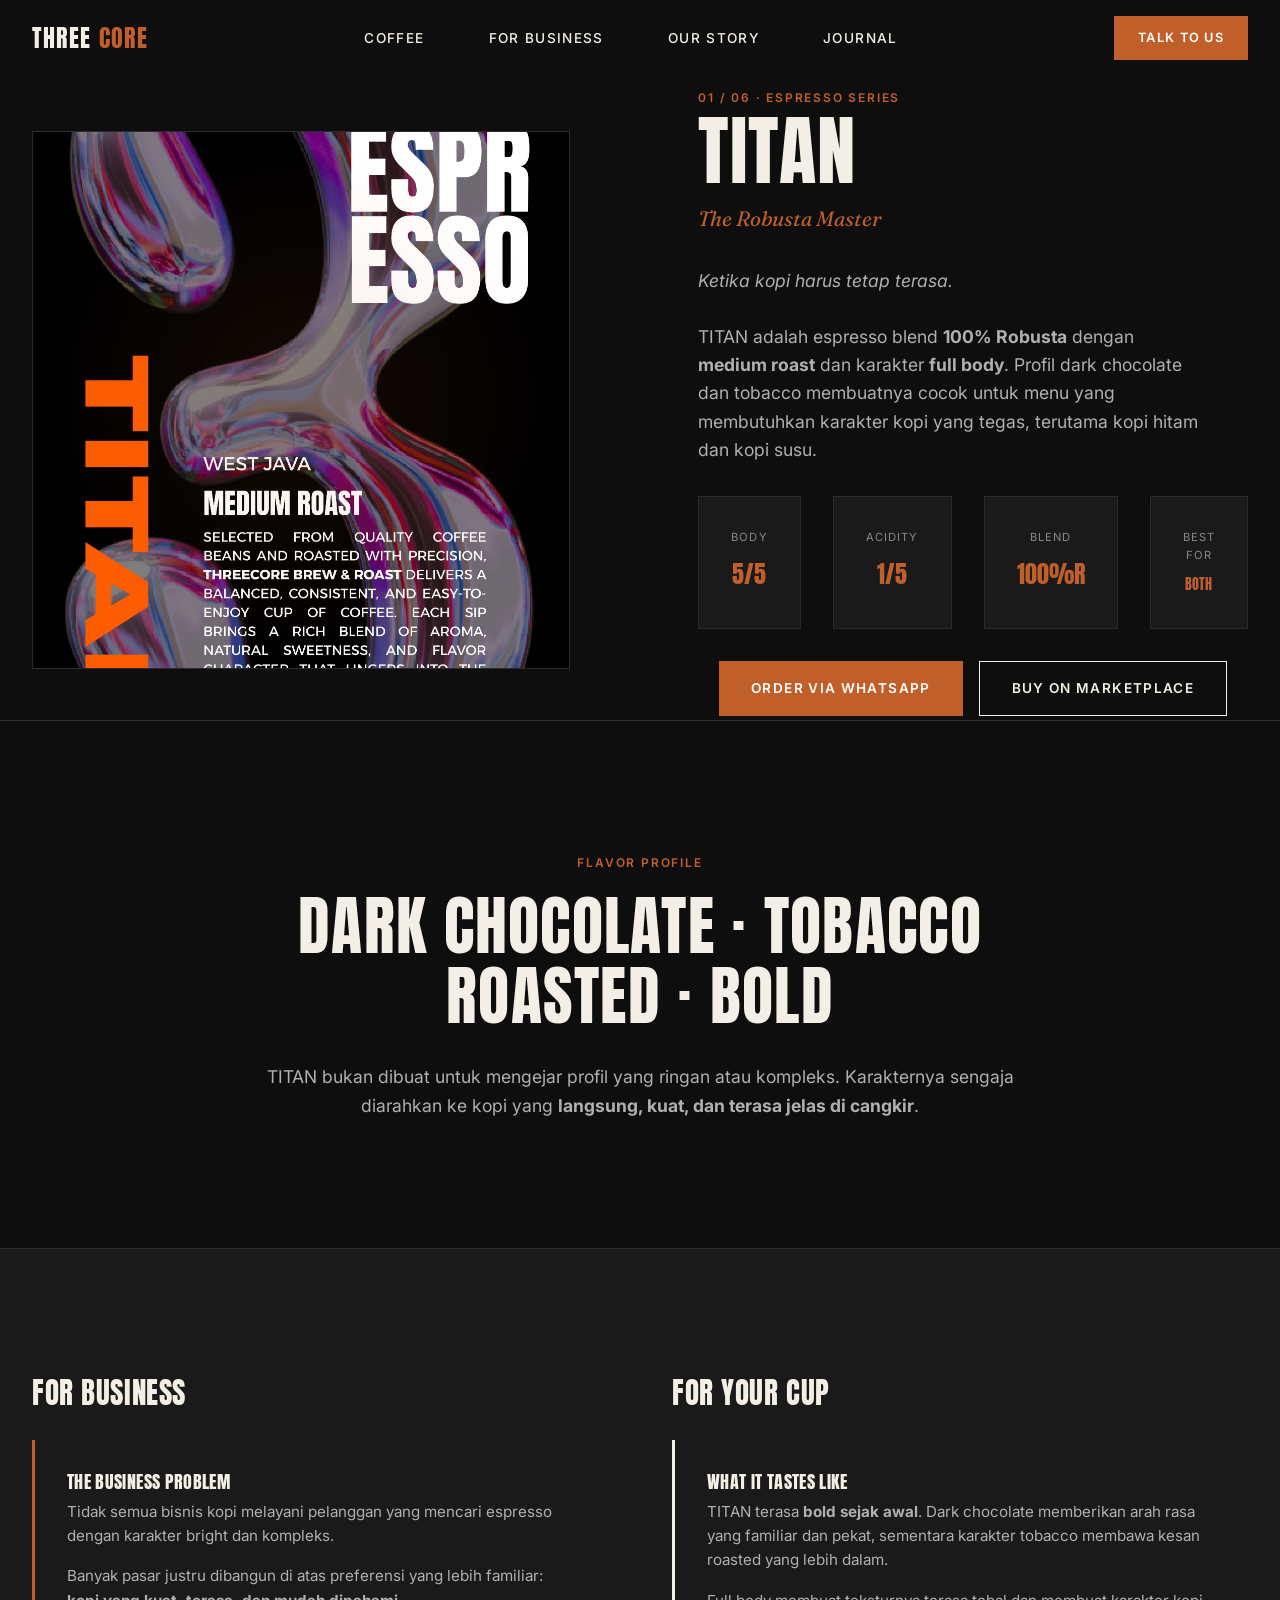
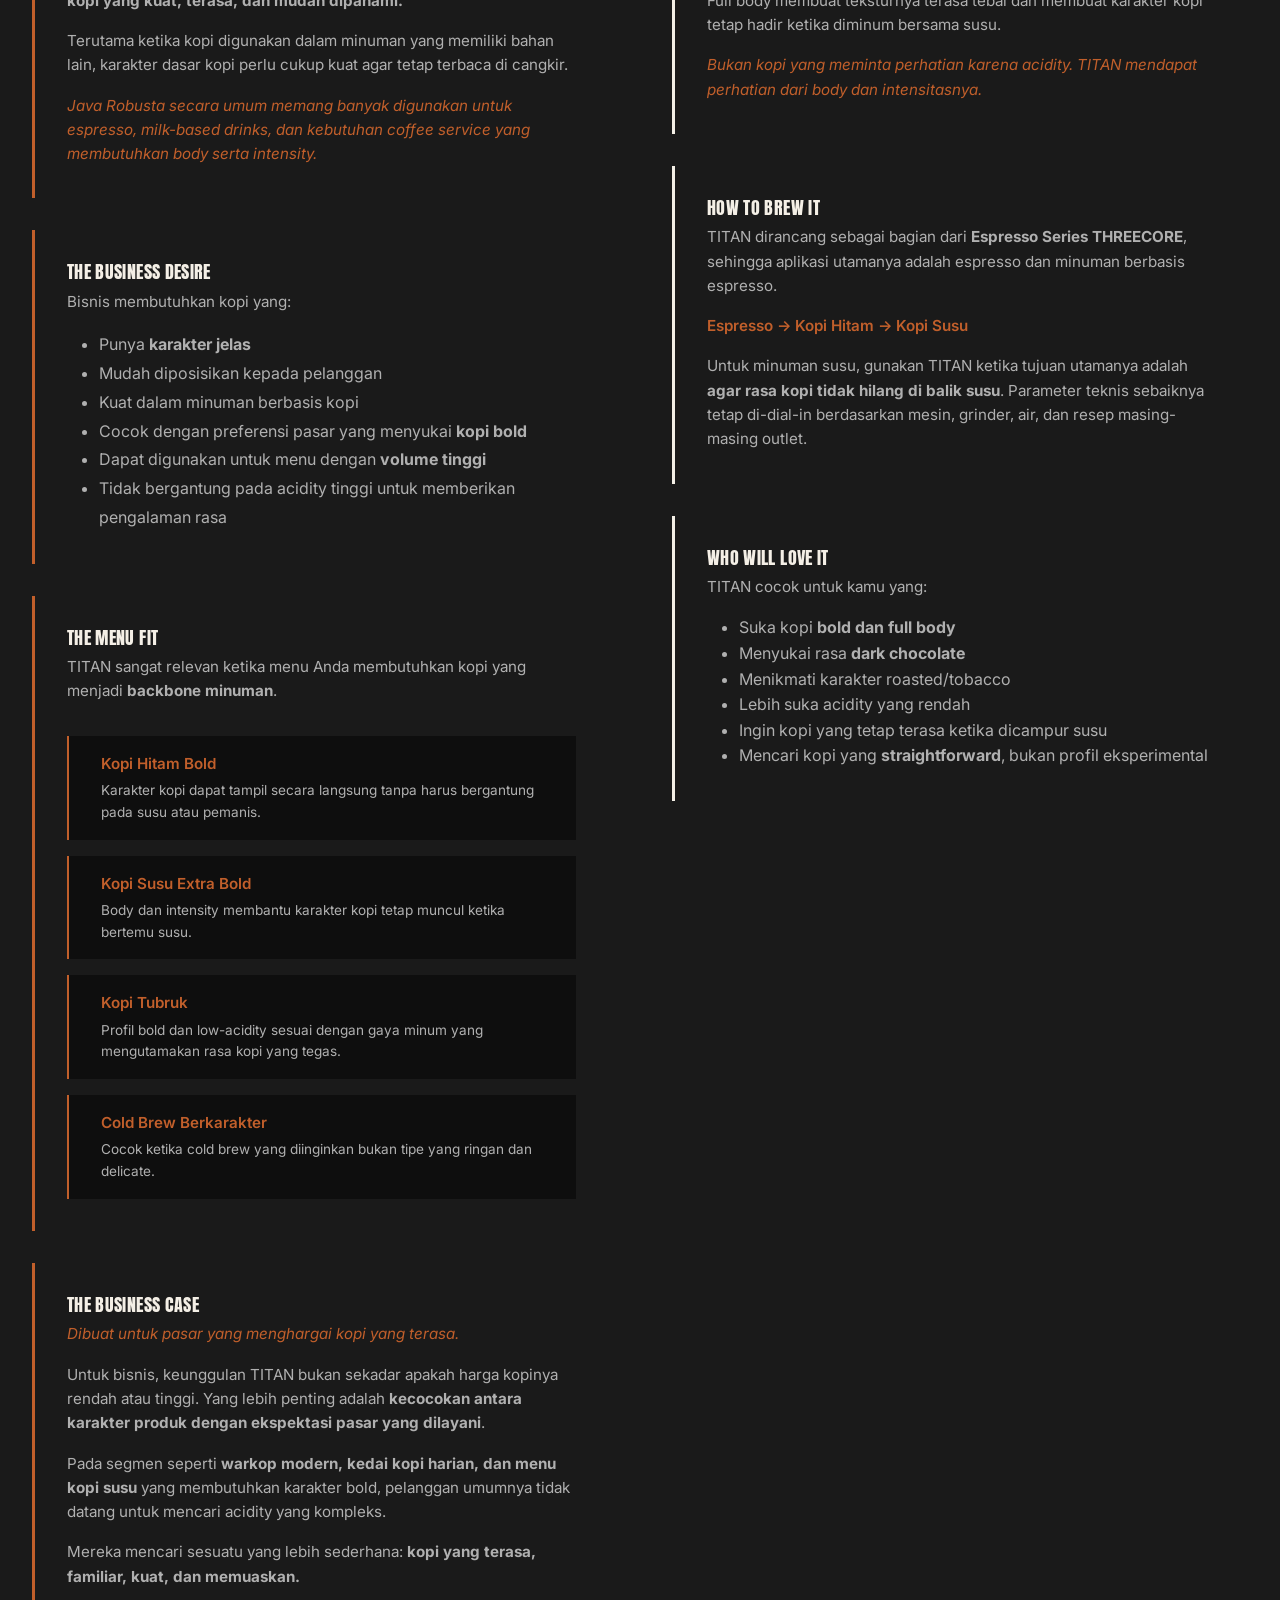
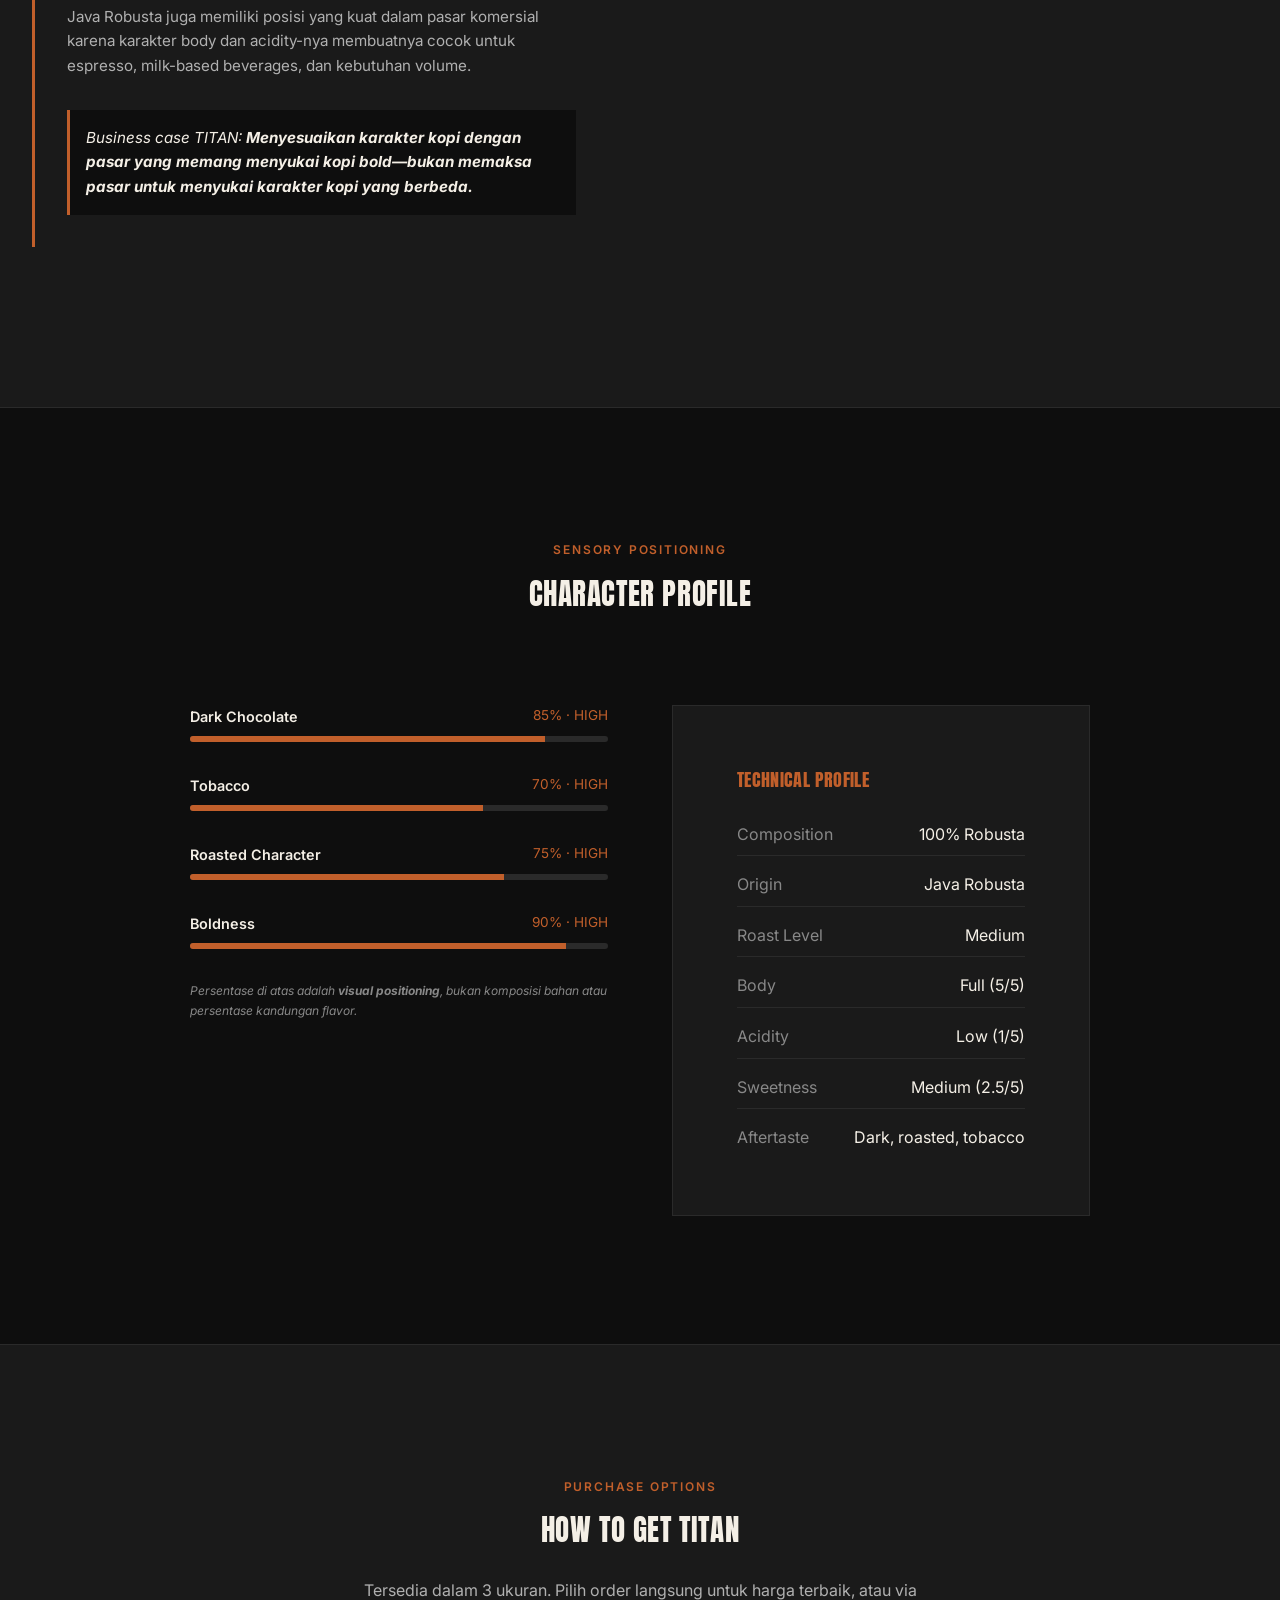
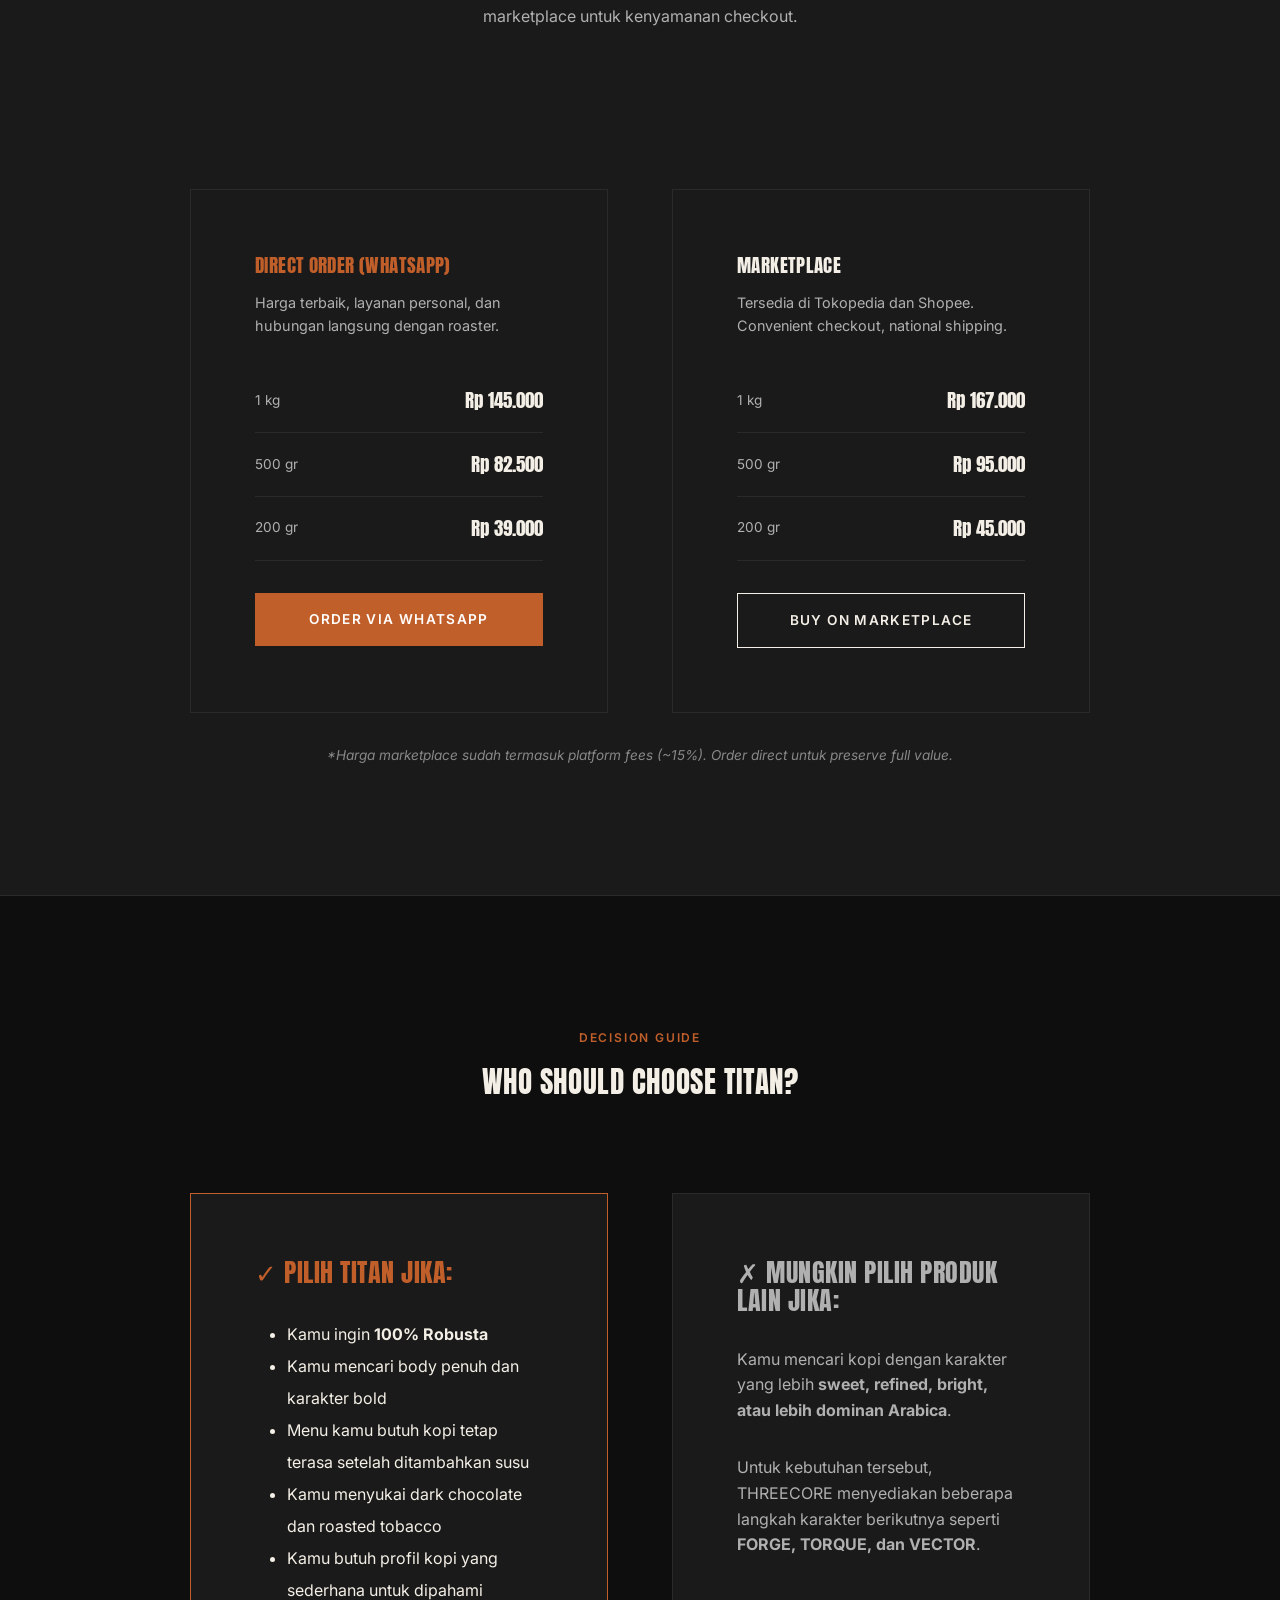
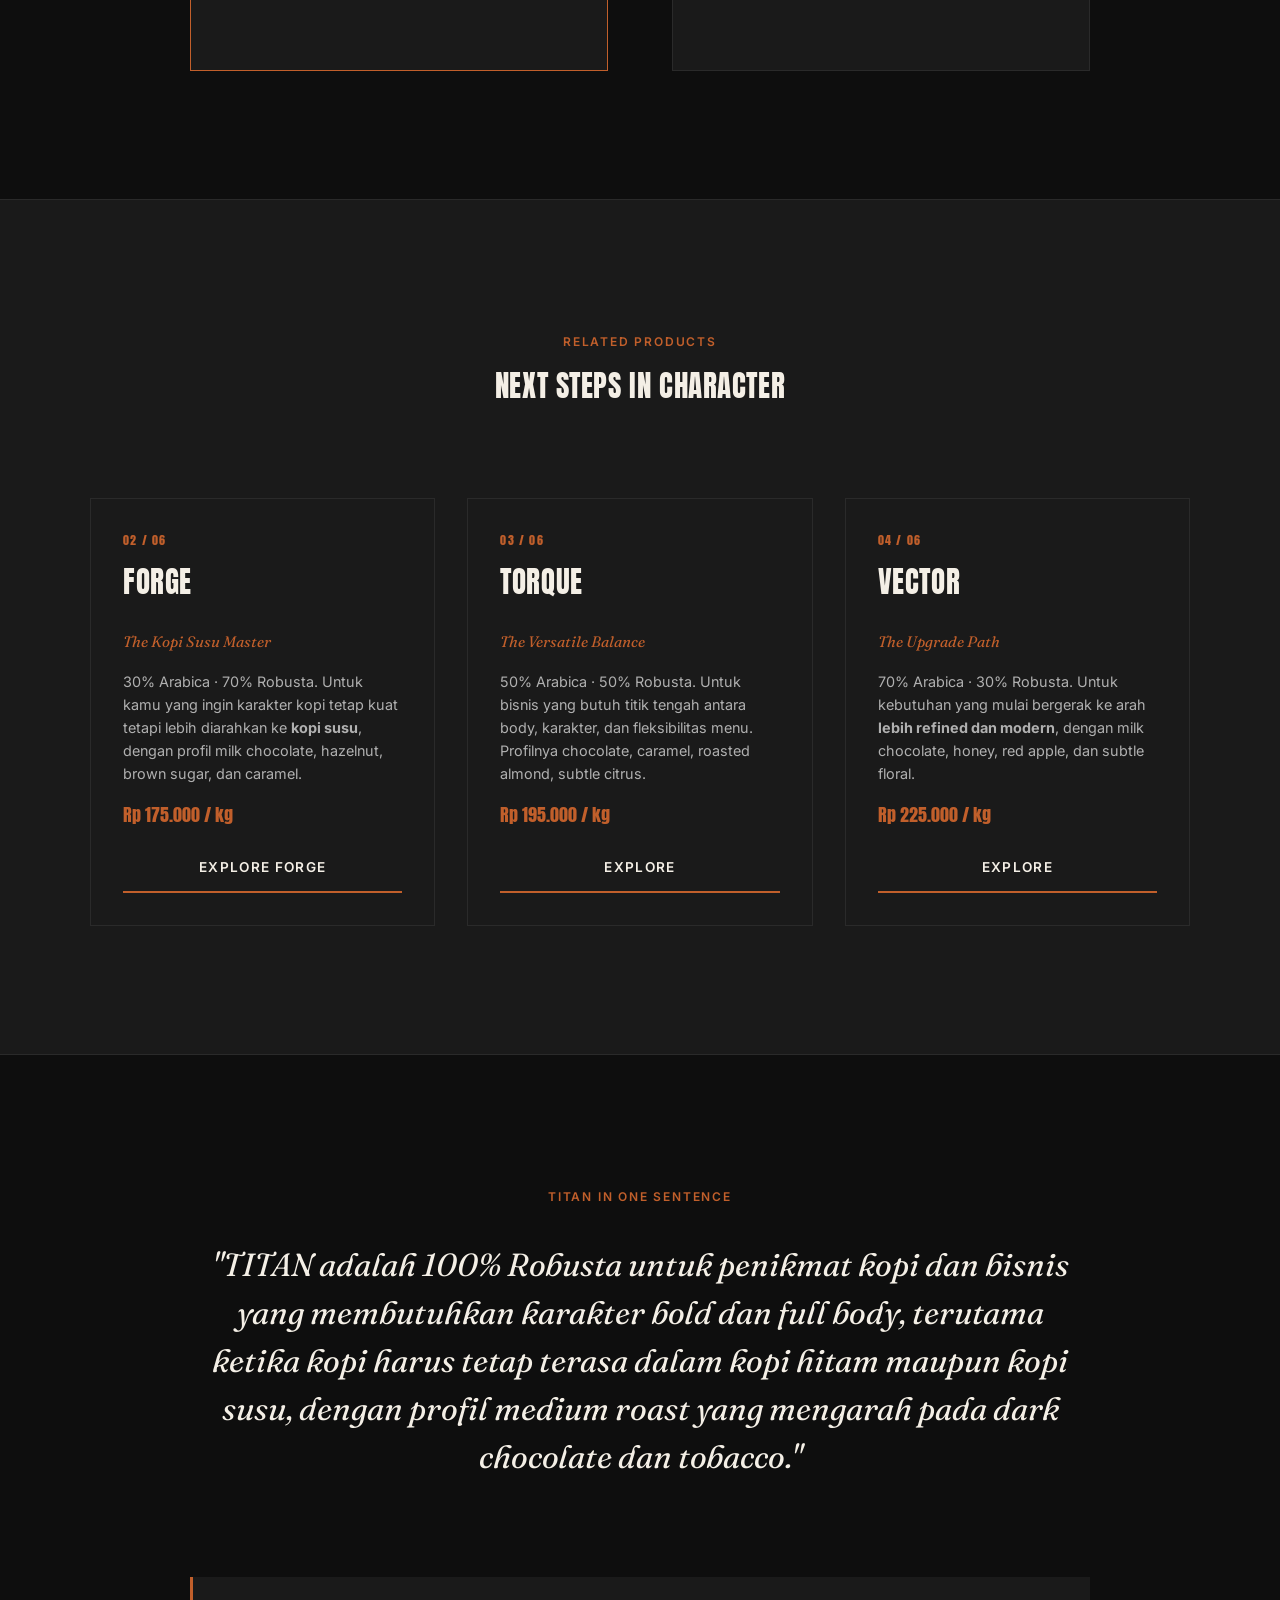
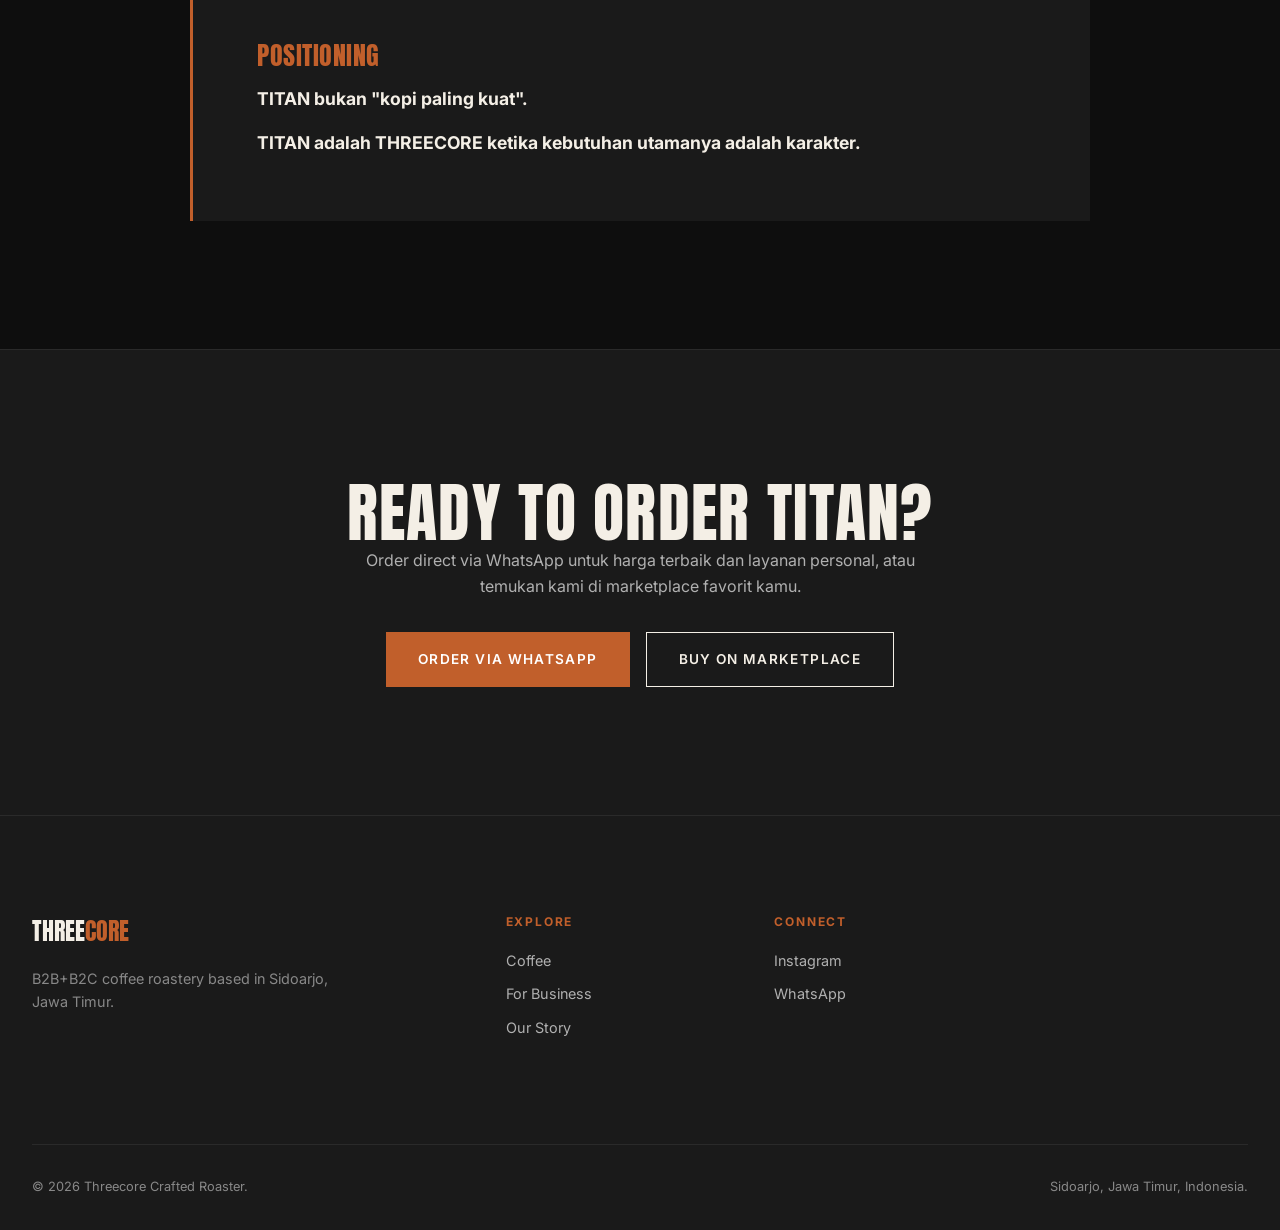
<file: product-titan.html>
<!DOCTYPE html>
<html lang="id">
<head>
  <meta charset="UTF-8">
  <meta name="viewport" content="width=device-width, initial-scale=1.0">
  <meta name="description" content="TITAN adalah espresso blend 100% Robusta dari West Java dengan medium roast, full body, dan karakter dark chocolate serta tobacco untuk kopi yang bold dan tegas.">
  <title>TITAN — The Robusta Master | THREECORE</title>
  <link rel="stylesheet" href="css/style.css">
</head>
<body>

  <nav class="nav">
    <div class="nav-inner">
      <a href="index.html" class="nav-logo">THREE<span>CORE</span></a>
      <ul class="nav-links">
        <li><a href="coffee.html">Coffee</a></li>
        <li><a href="business.html">For Business</a></li>
        <li><a href="story.html">Our Story</a></li>
        <li><a href="journal.html">Journal</a></li>
      </ul>
      <a href="contact.html" class="nav-cta">Talk to Us</a>
      <button class="nav-mobile-toggle" aria-label="Open menu">☰</button>
    </div>
  </nav>

  <div class="mobile-menu">
    <button class="mobile-close" aria-label="Close menu">✕</button>
    <a href="coffee.html">Coffee</a>
    <a href="business.html">For Business</a>
    <a href="story.html">Our Story</a>
    <a href="journal.html">Journal</a>
    <a href="contact.html">Talk to Us</a>
  </div>

  <!-- Hero Section -->
  <section class="product-detail-hero">
    <div class="container">
      <div class="product-detail-grid">
        <div class="product-detail-visual reveal">
          <img src="images/products/titan.jpg" alt="TITAN - The Robusta Master" style="width:100%; height:100%; object-fit:cover;">
        </div>
        <div class="product-detail-info">
          <span class="label reveal">01 / 06 · Espresso Series</span>
          <h1 class="reveal reveal-delay-1">TITAN</h1>
          <p class="product-detail-tagline reveal reveal-delay-1">The Robusta Master</p>
          <p class="product-detail-description reveal reveal-delay-2">
            <em>Ketika kopi harus tetap terasa.</em><br><br>
            TITAN adalah espresso blend <strong>100% Robusta</strong> dengan <strong>medium roast</strong> dan karakter <strong>full body</strong>. Profil dark chocolate dan tobacco membuatnya cocok untuk menu yang membutuhkan karakter kopi yang tegas, terutama kopi hitam dan kopi susu.
          </p>
          <div class="reveal reveal-delay-2">
            <div class="flavor-profile-grid" style="margin-bottom: var(--space-md);">
              <div class="flavor-item">
                <div class="flavor-item-label">Body</div>
                <div class="flavor-item-value">5/5</div>
              </div>
              <div class="flavor-item">
                <div class="flavor-item-label">Acidity</div>
                <div class="flavor-item-value">1/5</div>
              </div>
              <div class="flavor-item">
                <div class="flavor-item-label">Blend</div>
                <div class="flavor-item-value">100%R</div>
              </div>
              <div class="flavor-item">
                <div class="flavor-item-label">Best For</div>
                <div class="flavor-item-value" style="font-size: 0.9rem;">BOTH</div>
              </div>
            </div>
          </div>
          <div class="btn-group reveal reveal-delay-3">
            <a href="https://wa.me/6281234567890?text=Hi%20Threecore%2C%20saya%20ingin%20order%20TITAN" class="btn btn-primary" target="_blank">Order via WhatsApp</a>
            <a href="#" class="btn btn-secondary">Buy on Marketplace</a>
          </div>
        </div>
      </div>
    </div>
  </section>

  <!-- Flavor Profile Intro -->
  <section class="product-detail-section">
    <div class="container">
      <div style="max-width: 800px; margin: 0 auto; text-align: center;" class="reveal">
        <span class="label">Flavor Profile</span>
        <h2 style="margin-top: var(--space-sm); margin-bottom: var(--space-md);">DARK CHOCOLATE · TOBACCO<br>ROASTED · BOLD</h2>
        <p style="color: var(--tcr-gray-light); font-size: 1.1rem;">
          TITAN bukan dibuat untuk mengejar profil yang ringan atau kompleks. Karakternya sengaja diarahkan ke kopi yang <strong>langsung, kuat, dan terasa jelas di cangkir</strong>.
        </p>
      </div>
    </div>
  </section>

  <!-- For Business & For Your Cup -->
  <section class="product-detail-section" style="background: var(--tcr-black-soft);">
    <div class="container">
      <div class="grid-2">
        <!-- For Business -->
  <div class="reveal">
  <h3>For Business</h3>
  <div class="business-reason-box">
    <h4>The Business Problem</h4>
    <p>Tidak semua bisnis kopi melayani pelanggan yang mencari espresso dengan karakter bright dan kompleks.</p>
    <p style="margin-top: var(--space-sm);">Banyak pasar justru dibangun di atas preferensi yang lebih familiar: <strong>kopi yang kuat, terasa, dan mudah dipahami.</strong></p>
    <p style="margin-top: var(--space-sm);">Terutama ketika kopi digunakan dalam minuman yang memiliki bahan lain, karakter dasar kopi perlu cukup kuat agar tetap terbaca di cangkir.</p>
    <p style="margin-top: var(--space-sm); font-style: italic; color: var(--tcr-copper);">Java Robusta secara umum memang banyak digunakan untuk espresso, milk-based drinks, dan kebutuhan coffee service yang membutuhkan body serta intensity.</p>
  </div>
  <div class="business-reason-box">
    <h4>The Business Desire</h4>
    <p>Bisnis membutuhkan kopi yang:</p>
    <ul style="margin-top: var(--space-sm); padding-left: var(--space-md); color: var(--tcr-gray-light); line-height: 1.8;">
      <li>Punya <strong>karakter jelas</strong></li>
      <li>Mudah diposisikan kepada pelanggan</li>
      <li>Kuat dalam minuman berbasis kopi</li>
      <li>Cocok dengan preferensi pasar yang menyukai <strong>kopi bold</strong></li>
      <li>Dapat digunakan untuk menu dengan <strong>volume tinggi</strong></li>
      <li>Tidak bergantung pada acidity tinggi untuk memberikan pengalaman rasa</li>
    </ul>
  </div>
  <div class="business-reason-box">
    <h4>The Menu Fit</h4>
    <p>TITAN sangat relevan ketika menu Anda membutuhkan kopi yang menjadi <strong>backbone minuman</strong>.</p>
    <div style="margin-top: var(--space-md); display: flex; flex-direction: column; gap: var(--space-sm);">
      <div style="padding: var(--space-sm) var(--space-md); background: var(--tcr-black); border-left: 2px solid var(--tcr-copper);">
        <p style="color: var(--tcr-copper); font-weight: 600; margin-bottom: 0.25rem;">Kopi Hitam Bold</p>
        <p style="color: var(--tcr-gray-light); font-size: 0.85rem;">Karakter kopi dapat tampil secara langsung tanpa harus bergantung pada susu atau pemanis.</p>
      </div>
      <div style="padding: var(--space-sm) var(--space-md); background: var(--tcr-black); border-left: 2px solid var(--tcr-copper);">
        <p style="color: var(--tcr-copper); font-weight: 600; margin-bottom: 0.25rem;">Kopi Susu Extra Bold</p>
        <p style="color: var(--tcr-gray-light); font-size: 0.85rem;">Body dan intensity membantu karakter kopi tetap muncul ketika bertemu susu.</p>
      </div>
      <div style="padding: var(--space-sm) var(--space-md); background: var(--tcr-black); border-left: 2px solid var(--tcr-copper);">
        <p style="color: var(--tcr-copper); font-weight: 600; margin-bottom: 0.25rem;">Kopi Tubruk</p>
        <p style="color: var(--tcr-gray-light); font-size: 0.85rem;">Profil bold dan low-acidity sesuai dengan gaya minum yang mengutamakan rasa kopi yang tegas.</p>
      </div>
      <div style="padding: var(--space-sm) var(--space-md); background: var(--tcr-black); border-left: 2px solid var(--tcr-copper);">
        <p style="color: var(--tcr-copper); font-weight: 600; margin-bottom: 0.25rem;">Cold Brew Berkarakter</p>
        <p style="color: var(--tcr-gray-light); font-size: 0.85rem;">Cocok ketika cold brew yang diinginkan bukan tipe yang ringan dan delicate.</p>
      </div>
    </div>
  </div>
  <div class="business-reason-box">
    <h4>The Business Case</h4>
    <p style="font-style: italic; color: var(--tcr-copper); margin-bottom: var(--space-sm);">Dibuat untuk pasar yang menghargai kopi yang terasa.</p>
    <p>Untuk bisnis, keunggulan TITAN bukan sekadar apakah harga kopinya rendah atau tinggi. Yang lebih penting adalah <strong>kecocokan antara karakter produk dengan ekspektasi pasar yang dilayani</strong>.</p>
    <p style="margin-top: var(--space-sm);">Pada segmen seperti <strong>warkop modern, kedai kopi harian, dan menu kopi susu</strong> yang membutuhkan karakter bold, pelanggan umumnya tidak datang untuk mencari acidity yang kompleks.</p>
    <p style="margin-top: var(--space-sm);">Mereka mencari sesuatu yang lebih sederhana: <strong>kopi yang terasa, familiar, kuat, dan memuaskan.</strong></p>
    <p style="margin-top: var(--space-sm);">Java Robusta juga memiliki posisi yang kuat dalam pasar komersial karena karakter body dan acidity-nya membuatnya cocok untuk espresso, milk-based beverages, dan kebutuhan volume.</p>
    <p style="margin-top: var(--space-md); padding: var(--space-sm); background: var(--tcr-black); border-left: 3px solid var(--tcr-copper); font-style: italic; color: var(--tcr-cream);">
      Business case TITAN: <strong>Menyesuaikan karakter kopi dengan pasar yang memang menyukai kopi bold—bukan memaksa pasar untuk menyukai karakter kopi yang berbeda.</strong>
    </p>
  </div>
</div>

        <!-- For Your Cup -->
        <div class="reveal reveal-delay-1">
          <h3>For Your Cup</h3>
          <div class="business-reason-box" style="border-left-color: var(--tcr-cream);">
            <h4>What It Tastes Like</h4>
            <p>TITAN terasa <strong>bold sejak awal</strong>. Dark chocolate memberikan arah rasa yang familiar dan pekat, sementara karakter tobacco membawa kesan roasted yang lebih dalam.</p>
            <p style="margin-top: var(--space-sm);">Full body membuat teksturnya terasa tebal dan membuat karakter kopi tetap hadir ketika diminum bersama susu.</p>
            <p style="margin-top: var(--space-sm); font-style: italic; color: var(--tcr-copper);">Bukan kopi yang meminta perhatian karena acidity. TITAN mendapat perhatian dari body dan intensitasnya.</p>
          </div>
          <div class="business-reason-box" style="border-left-color: var(--tcr-cream);">
            <h4>How to Brew It</h4>
            <p>TITAN dirancang sebagai bagian dari <strong>Espresso Series THREECORE</strong>, sehingga aplikasi utamanya adalah espresso dan minuman berbasis espresso.</p>
            <p style="margin-top: var(--space-sm); color: var(--tcr-copper); font-weight: 600;">Espresso → Kopi Hitam → Kopi Susu</p>
            <p style="margin-top: var(--space-sm);">Untuk minuman susu, gunakan TITAN ketika tujuan utamanya adalah <strong>agar rasa kopi tidak hilang di balik susu</strong>. Parameter teknis sebaiknya tetap di-dial-in berdasarkan mesin, grinder, air, dan resep masing-masing outlet.</p>
          </div>
          <div class="business-reason-box" style="border-left-color: var(--tcr-cream);">
            <h4>Who Will Love It</h4>
            <p>TITAN cocok untuk kamu yang:</p>
            <ul style="margin-top: var(--space-sm); padding-left: var(--space-md); color: var(--tcr-gray-light);">
              <li>Suka kopi <strong>bold dan full body</strong></li>
              <li>Menyukai rasa <strong>dark chocolate</strong></li>
              <li>Menikmati karakter roasted/tobacco</li>
              <li>Lebih suka acidity yang rendah</li>
              <li>Ingin kopi yang tetap terasa ketika dicampur susu</li>
              <li>Mencari kopi yang <strong>straightforward</strong>, bukan profil eksperimental</li>
            </ul>
          </div>
        </div>
      </div>
    </div>
  </section>

  <!-- Sensory Positioning Bars -->
  <section class="product-detail-section">
    <div class="container">
      <div style="text-align: center; margin-bottom: var(--space-xl);" class="reveal">
        <span class="label">Sensory Positioning</span>
        <h3 style="margin-top: var(--space-sm);">CHARACTER PROFILE</h3>
      </div>
      <div class="grid-2" style="max-width: 900px; margin: 0 auto;">
        <div class="reveal">
          <div style="display:flex; flex-direction:column; gap: var(--space-md);">
            <div>
              <div style="display:flex; justify-content:space-between; margin-bottom: 0.5rem;">
                <span style="font-size: 0.9rem; color: var(--tcr-cream); font-weight: 600;">Dark Chocolate</span>
                <span style="font-size: 0.85rem; color: var(--tcr-copper);">85% · HIGH</span>
              </div>
              <div style="height: 6px; background: var(--tcr-charcoal); border-radius: 3px; overflow: hidden;">
                <div style="width: 85%; height: 100%; background: var(--tcr-copper);"></div>
              </div>
            </div>
            <div>
              <div style="display:flex; justify-content:space-between; margin-bottom: 0.5rem;">
                <span style="font-size: 0.9rem; color: var(--tcr-cream); font-weight: 600;">Tobacco</span>
                <span style="font-size: 0.85rem; color: var(--tcr-copper);">70% · HIGH</span>
              </div>
              <div style="height: 6px; background: var(--tcr-charcoal); border-radius: 3px; overflow: hidden;">
                <div style="width: 70%; height: 100%; background: var(--tcr-copper);"></div>
              </div>
            </div>
            <div>
              <div style="display:flex; justify-content:space-between; margin-bottom: 0.5rem;">
                <span style="font-size: 0.9rem; color: var(--tcr-cream); font-weight: 600;">Roasted Character</span>
                <span style="font-size: 0.85rem; color: var(--tcr-copper);">75% · HIGH</span>
              </div>
              <div style="height: 6px; background: var(--tcr-charcoal); border-radius: 3px; overflow: hidden;">
                <div style="width: 75%; height: 100%; background: var(--tcr-copper);"></div>
              </div>
            </div>
            <div>
              <div style="display:flex; justify-content:space-between; margin-bottom: 0.5rem;">
                <span style="font-size: 0.9rem; color: var(--tcr-cream); font-weight: 600;">Boldness</span>
                <span style="font-size: 0.85rem; color: var(--tcr-copper);">90% · HIGH</span>
              </div>
              <div style="height: 6px; background: var(--tcr-charcoal); border-radius: 3px; overflow: hidden;">
                <div style="width: 90%; height: 100%; background: var(--tcr-copper);"></div>
              </div>
            </div>
          </div>
          <p style="font-size: 0.75rem; color: var(--tcr-gray); margin-top: var(--space-md); font-style: italic;">
            Persentase di atas adalah <strong>visual positioning</strong>, bukan komposisi bahan atau persentase kandungan flavor.
          </p>
        </div>

        <!-- Technical Profile -->
        <div class="reveal reveal-delay-1" style="display:flex; flex-direction:column; justify-content:center;">
          <div style="padding: var(--space-lg); background: var(--tcr-black-soft); border: 1px solid var(--tcr-charcoal);">
            <h4 style="font-size: 1.1rem; margin-bottom: var(--space-md); color: var(--tcr-copper);">Technical Profile</h4>
            <div style="display:flex; flex-direction:column; gap: var(--space-sm);">
              <div style="display:flex; justify-content:space-between; padding-bottom: var(--space-xs); border-bottom: 1px solid var(--tcr-charcoal);">
                <span style="color: var(--tcr-gray);">Composition</span>
                <span style="color: var(--tcr-cream);">100% Robusta</span>
              </div>
              <div style="display:flex; justify-content:space-between; padding-bottom: var(--space-xs); border-bottom: 1px solid var(--tcr-charcoal);">
                <span style="color: var(--tcr-gray);">Origin</span>
                <span style="color: var(--tcr-cream);">Java Robusta</span>
              </div>
              <div style="display:flex; justify-content:space-between; padding-bottom: var(--space-xs); border-bottom: 1px solid var(--tcr-charcoal);">
                <span style="color: var(--tcr-gray);">Roast Level</span>
                <span style="color: var(--tcr-cream);">Medium</span>
              </div>
              <div style="display:flex; justify-content:space-between; padding-bottom: var(--space-xs); border-bottom: 1px solid var(--tcr-charcoal);">
                <span style="color: var(--tcr-gray);">Body</span>
                <span style="color: var(--tcr-cream);">Full (5/5)</span>
              </div>
              <div style="display:flex; justify-content:space-between; padding-bottom: var(--space-xs); border-bottom: 1px solid var(--tcr-charcoal);">
                <span style="color: var(--tcr-gray);">Acidity</span>
                <span style="color: var(--tcr-cream);">Low (1/5)</span>
              </div>
              <div style="display:flex; justify-content:space-between; padding-bottom: var(--space-xs); border-bottom: 1px solid var(--tcr-charcoal);">
                <span style="color: var(--tcr-gray);">Sweetness</span>
                <span style="color: var(--tcr-cream);">Medium (2.5/5)</span>
              </div>
              <div style="display:flex; justify-content:space-between;">
                <span style="color: var(--tcr-gray);">Aftertaste</span>
                <span style="color: var(--tcr-cream); text-align: right; max-width: 60%;">Dark, roasted, tobacco</span>
              </div>
            </div>
          </div>
        </div>
      </div>
    </div>
  </section>

  <!-- Purchase Options -->
<section class="product-detail-section" style="background: var(--tcr-black-soft);">
  <div class="container">
    <div style="text-align: center; margin-bottom: var(--space-xl);" class="reveal">
      <span class="label">Purchase Options</span>
      <h3 style="margin-top: var(--space-sm);">HOW TO GET TITAN</h3>
      <p style="color: var(--tcr-gray-light); margin-top: var(--space-sm); max-width: 600px; margin-left: auto; margin-right: auto;">
        Tersedia dalam 3 ukuran. Pilih order langsung untuk harga terbaik, atau via marketplace untuk kenyamanan checkout.
      </p>
    </div>
    <div class="grid-2" style="max-width: 900px; margin: 0 auto;">
      <div class="purchase-box reveal">
        <h4 style="font-size: 1.2rem; margin-bottom: var(--space-sm); color: var(--tcr-copper);">Direct Order (WhatsApp)</h4>
        <p style="color: var(--tcr-gray-light); font-size: 0.9rem; margin-bottom: var(--space-md);">
          Harga terbaik, layanan personal, dan hubungan langsung dengan roaster.
        </p>
        <div class="purchase-option">
          <span class="purchase-option-label">1 kg</span>
          <span class="purchase-option-price">Rp 145.000</span>
        </div>
        <div class="purchase-option">
          <span class="purchase-option-label">500 gr</span>
          <span class="purchase-option-price">Rp 82.500</span>
        </div>
        <div class="purchase-option">
          <span class="purchase-option-label">200 gr</span>
          <span class="purchase-option-price">Rp 39.000</span>
        </div>
        <a href="https://wa.me/6281234567890?text=Hi%20Threecore%2C%20saya%20ingin%20order%20TITAN" class="btn btn-primary" style="width:100%; margin-top: var(--space-md);" target="_blank">Order via WhatsApp</a>
      </div>
      <div class="purchase-box reveal reveal-delay-1">
        <h4 style="font-size: 1.2rem; margin-bottom: var(--space-sm); color: var(--tcr-cream);">Marketplace</h4>
        <p style="color: var(--tcr-gray-light); font-size: 0.9rem; margin-bottom: var(--space-md);">
          Tersedia di Tokopedia dan Shopee. Convenient checkout, national shipping.
        </p>
        <div class="purchase-option">
          <span class="purchase-option-label">1 kg</span>
          <span class="purchase-option-price">Rp 167.000</span>
        </div>
        <div class="purchase-option">
          <span class="purchase-option-label">500 gr</span>
          <span class="purchase-option-price">Rp 95.000</span>
        </div>
        <div class="purchase-option">
          <span class="purchase-option-label">200 gr</span>
          <span class="purchase-option-price">Rp 45.000</span>
        </div>
        <a href="#" class="btn btn-secondary" style="width:100%; margin-top: var(--space-md);">Buy on Marketplace</a>
      </div>
    </div>
    <p style="text-align: center; margin-top: var(--space-md); color: var(--tcr-gray); font-size: 0.85rem; font-style: italic;">
      *Harga marketplace sudah termasuk platform fees (~15%). Order direct untuk preserve full value.
    </p>
  </div>
</section>

  <!-- Who Should Choose TITAN -->
  <section class="product-detail-section">
    <div class="container">
      <div style="text-align: center; margin-bottom: var(--space-xl);" class="reveal">
        <span class="label">Decision Guide</span>
        <h3 style="margin-top: var(--space-sm);">WHO SHOULD CHOOSE TITAN?</h3>
      </div>
      <div class="grid-2" style="max-width: 900px; margin: 0 auto;">
        <!-- Choose TITAN -->
        <div class="reveal" style="padding: var(--space-lg); background: var(--tcr-black-soft); border: 1px solid var(--tcr-copper);">
          <h4 style="color: var(--tcr-copper); margin-bottom: var(--space-md);">✓ Pilih TITAN jika:</h4>
          <ul style="padding-left: var(--space-md); color: var(--tcr-cream); line-height: 2;">
            <li>Kamu ingin <strong>100% Robusta</strong></li>
            <li>Kamu mencari body penuh dan karakter bold</li>
            <li>Menu kamu butuh kopi tetap terasa setelah ditambahkan susu</li>
            <li>Kamu menyukai dark chocolate dan roasted tobacco</li>
            <li>Kamu butuh profil kopi yang sederhana untuk dipahami</li>
          </ul>
        </div>

        <!-- Choose Others -->
        <div class="reveal reveal-delay-1" style="padding: var(--space-lg); background: var(--tcr-black-soft); border: 1px solid var(--tcr-charcoal);">
          <h4 style="color: var(--tcr-gray-light); margin-bottom: var(--space-md);">✗ Mungkin pilih produk lain jika:</h4>
          <p style="color: var(--tcr-gray-light); margin-bottom: var(--space-md);">
            Kamu mencari kopi dengan karakter yang lebih <strong>sweet, refined, bright, atau lebih dominan Arabica</strong>.
          </p>
          <p style="color: var(--tcr-gray-light); margin-bottom: var(--space-md);">
            Untuk kebutuhan tersebut, THREECORE menyediakan beberapa langkah karakter berikutnya seperti <strong>FORGE, TORQUE, dan VECTOR</strong>.
          </p>
        </div>
      </div>
    </div>
  </section>

  <!-- Related Products -->
  <section class="product-detail-section" style="background: var(--tcr-black-soft);">
    <div class="container">
      <div style="text-align: center; margin-bottom: var(--space-xl);" class="reveal">
        <span class="label">Related Products</span>
        <h3 style="margin-top: var(--space-sm);">NEXT STEPS IN CHARACTER</h3>
      </div>
      <div class="grid-3" style="max-width: 1100px; margin: 0 auto;">
        <div class="product-card reveal">
          <div class="product-card-number">02 / 06</div>
          <h3 class="product-card-name">FORGE</h3>
          <p class="product-card-tagline">The Kopi Susu Master</p>
          <p style="color: var(--tcr-gray-light); font-size: 0.9rem; margin-bottom: var(--space-sm);">
            30% Arabica · 70% Robusta. Untuk kamu yang ingin karakter kopi tetap kuat tetapi lebih diarahkan ke <strong>kopi susu</strong>, dengan profil milk chocolate, hazelnut, brown sugar, dan caramel.
          </p>
          <div class="product-card-price">Rp 175.000 / kg</div>
          <a href="product-forge.html" class="btn btn-ghost">Explore FORGE</a>
        </div>
        <div class="product-card reveal reveal-delay-1">
          <div class="product-card-number">03 / 06</div>
          <h3 class="product-card-name">TORQUE</h3>
          <p class="product-card-tagline">The Versatile Balance</p>
          <p style="color: var(--tcr-gray-light); font-size: 0.9rem; margin-bottom: var(--space-sm);">
            50% Arabica · 50% Robusta. Untuk bisnis yang butuh titik tengah antara body, karakter, dan fleksibilitas menu. Profilnya chocolate, caramel, roasted almond, subtle citrus.
          </p>
          <div class="product-card-price">Rp 195.000 / kg</div>
          <a href="coffee.html#espresso" class="btn btn-ghost">Explore</a>
        </div>
        <div class="product-card reveal reveal-delay-2">
          <div class="product-card-number">04 / 06</div>
          <h3 class="product-card-name">VECTOR</h3>
          <p class="product-card-tagline">The Upgrade Path</p>
          <p style="color: var(--tcr-gray-light); font-size: 0.9rem; margin-bottom: var(--space-sm);">
            70% Arabica · 30% Robusta. Untuk kebutuhan yang mulai bergerak ke arah <strong>lebih refined dan modern</strong>, dengan milk chocolate, honey, red apple, dan subtle floral.
          </p>
          <div class="product-card-price">Rp 225.000 / kg</div>
          <a href="coffee.html#espresso" class="btn btn-ghost">Explore</a>
        </div>
      </div>
    </div>
  </section>

  <!-- Closing Statement -->
  <section class="product-detail-section">
    <div class="container">
      <div style="max-width: 900px; margin: 0 auto; text-align: center;" class="reveal">
        <span class="label">TITAN in One Sentence</span>
        <p style="font-family: var(--font-accent); font-style: italic; font-size: clamp(1.3rem, 3vw, 2rem); color: var(--tcr-cream); line-height: 1.5; margin: var(--space-md) 0 var(--space-lg);">
          "TITAN adalah 100% Robusta untuk penikmat kopi dan bisnis yang membutuhkan karakter bold dan full body, terutama ketika kopi harus tetap terasa dalam kopi hitam maupun kopi susu, dengan profil medium roast yang mengarah pada dark chocolate dan tobacco."
        </p>
        <div style="padding: var(--space-lg); background: var(--tcr-black-soft); border-left: 3px solid var(--tcr-copper); text-align: left; margin-top: var(--space-xl);">
          <h4 style="color: var(--tcr-copper); margin-bottom: var(--space-sm);">POSITIONING</h4>
          <p style="color: var(--tcr-cream); font-size: 1.1rem; margin-bottom: var(--space-sm);"><strong>TITAN bukan "kopi paling kuat".</strong></p>
          <p style="color: var(--tcr-cream); font-size: 1.1rem;"><strong>TITAN adalah THREECORE ketika kebutuhan utamanya adalah karakter.</strong></p>
        </div>
      </div>
    </div>
  </section>

  <!-- Final CTA -->
  <section class="product-detail-section" style="background: var(--tcr-black-soft);">
    <div class="container" style="text-align: center;">
      <h2 class="reveal">READY TO ORDER TITAN?</h2>
      <p class="reveal" style="color: var(--tcr-gray-light); margin-bottom: var(--space-md); max-width: 600px; margin-left: auto; margin-right: auto;">
        Order direct via WhatsApp untuk harga terbaik dan layanan personal, atau temukan kami di marketplace favorit kamu.
      </p>
      <div class="btn-group reveal" style="justify-content:center;">
        <a href="https://wa.me/6281234567890?text=Hi%20Threecore%2C%20saya%20ingin%20order%20TITAN" class="btn btn-primary" target="_blank">Order via WhatsApp</a>
        <a href="#" class="btn btn-secondary">Buy on Marketplace</a>
      </div>
    </div>
  </section>

  <!-- Footer -->
  <footer class="footer">
    <div class="container">
      <div class="footer-grid">
        <div>
          <div class="footer-brand">THREE<span>CORE</span></div>
          <p class="footer-desc">B2B+B2C coffee roastery based in Sidoarjo, Jawa Timur.</p>
        </div>
        <div class="footer-col">
          <h5>Explore</h5>
          <ul>
            <li><a href="coffee.html">Coffee</a></li>
            <li><a href="business.html">For Business</a></li>
            <li><a href="story.html">Our Story</a></li>
          </ul>
        </div>
        <div class="footer-col">
          <h5>Connect</h5>
          <ul>
            <li><a href="https://instagram.com/threecoreroaster" target="_blank">Instagram</a></li>
            <li><a href="https://wa.me/6281234567890" target="_blank">WhatsApp</a></li>
          </ul>
        </div>
      </div>
      <div class="footer-bottom">
        <p>© 2026 Threecore Crafted Roaster.</p>
        <p>Sidoarjo, Jawa Timur, Indonesia.</p>
      </div>
    </div>
  </footer>

  <script src="js/main.js"></script>
</body>
</html>
</file>
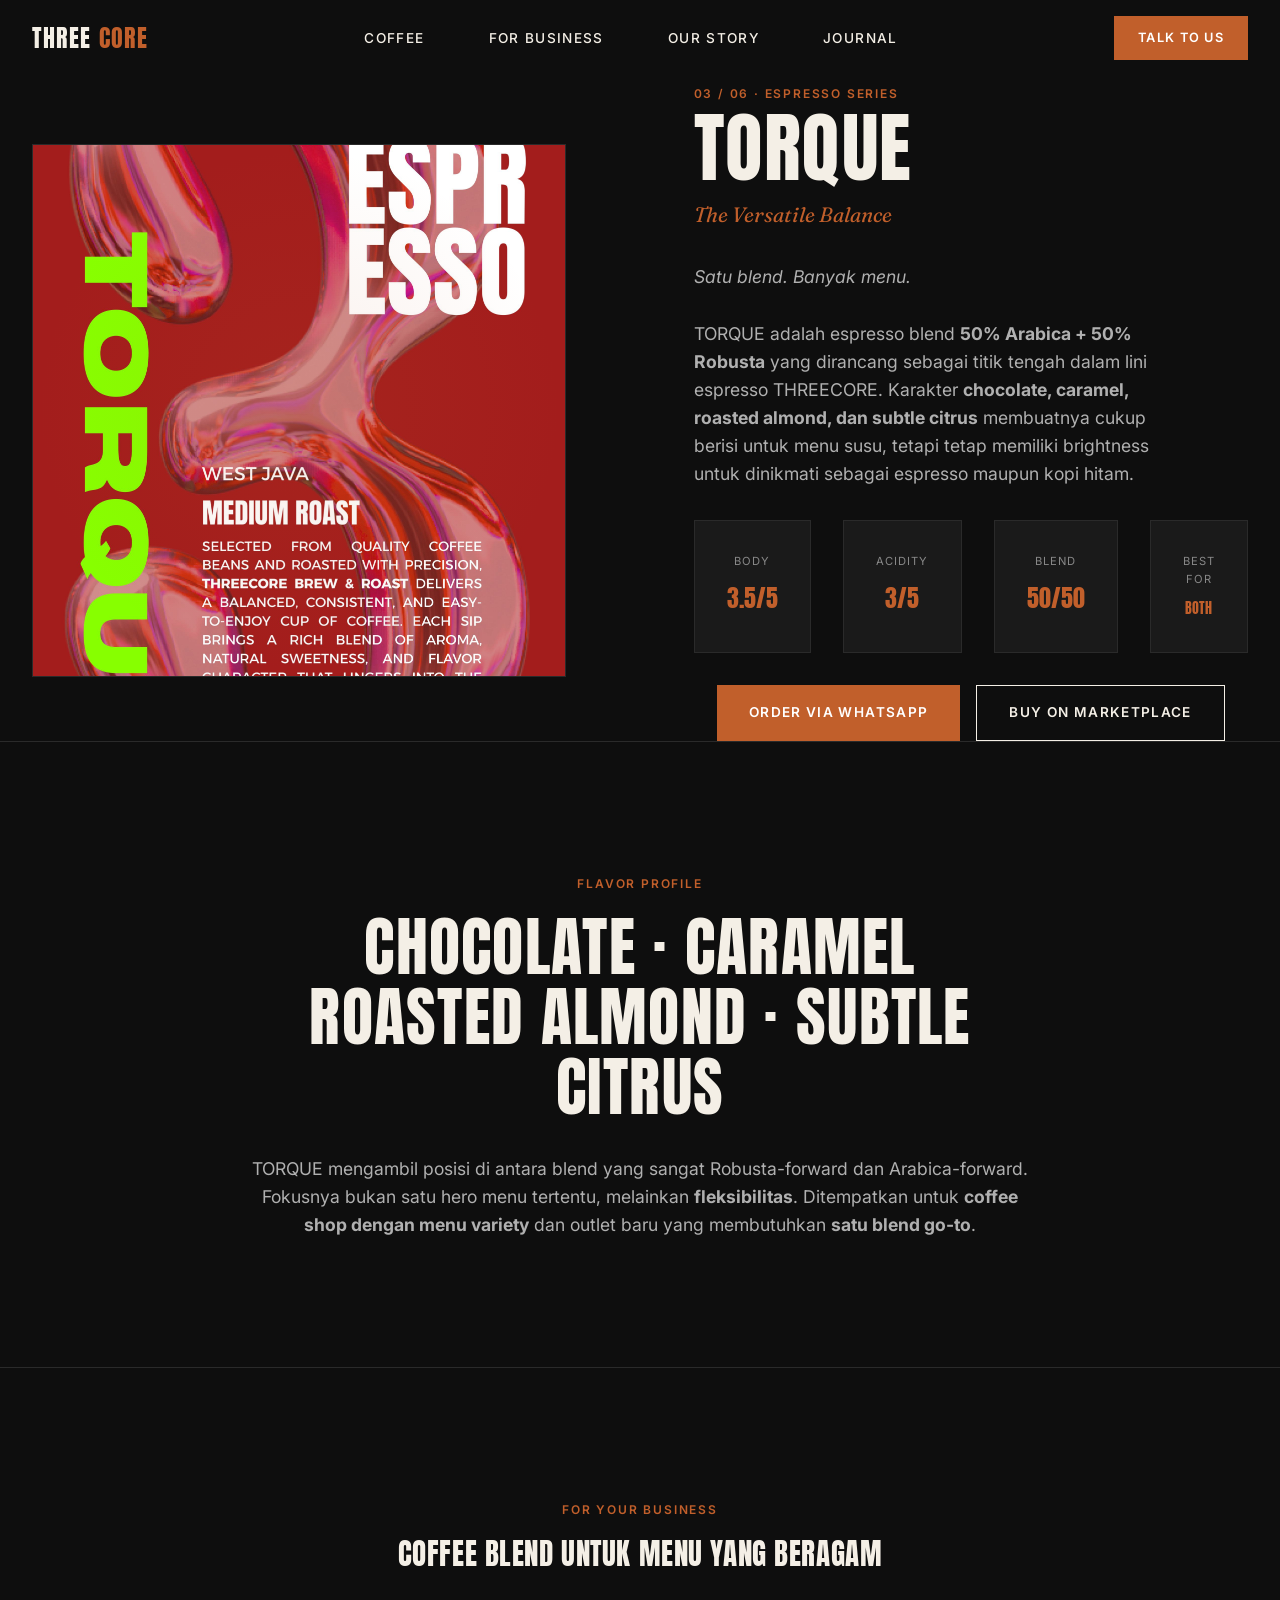
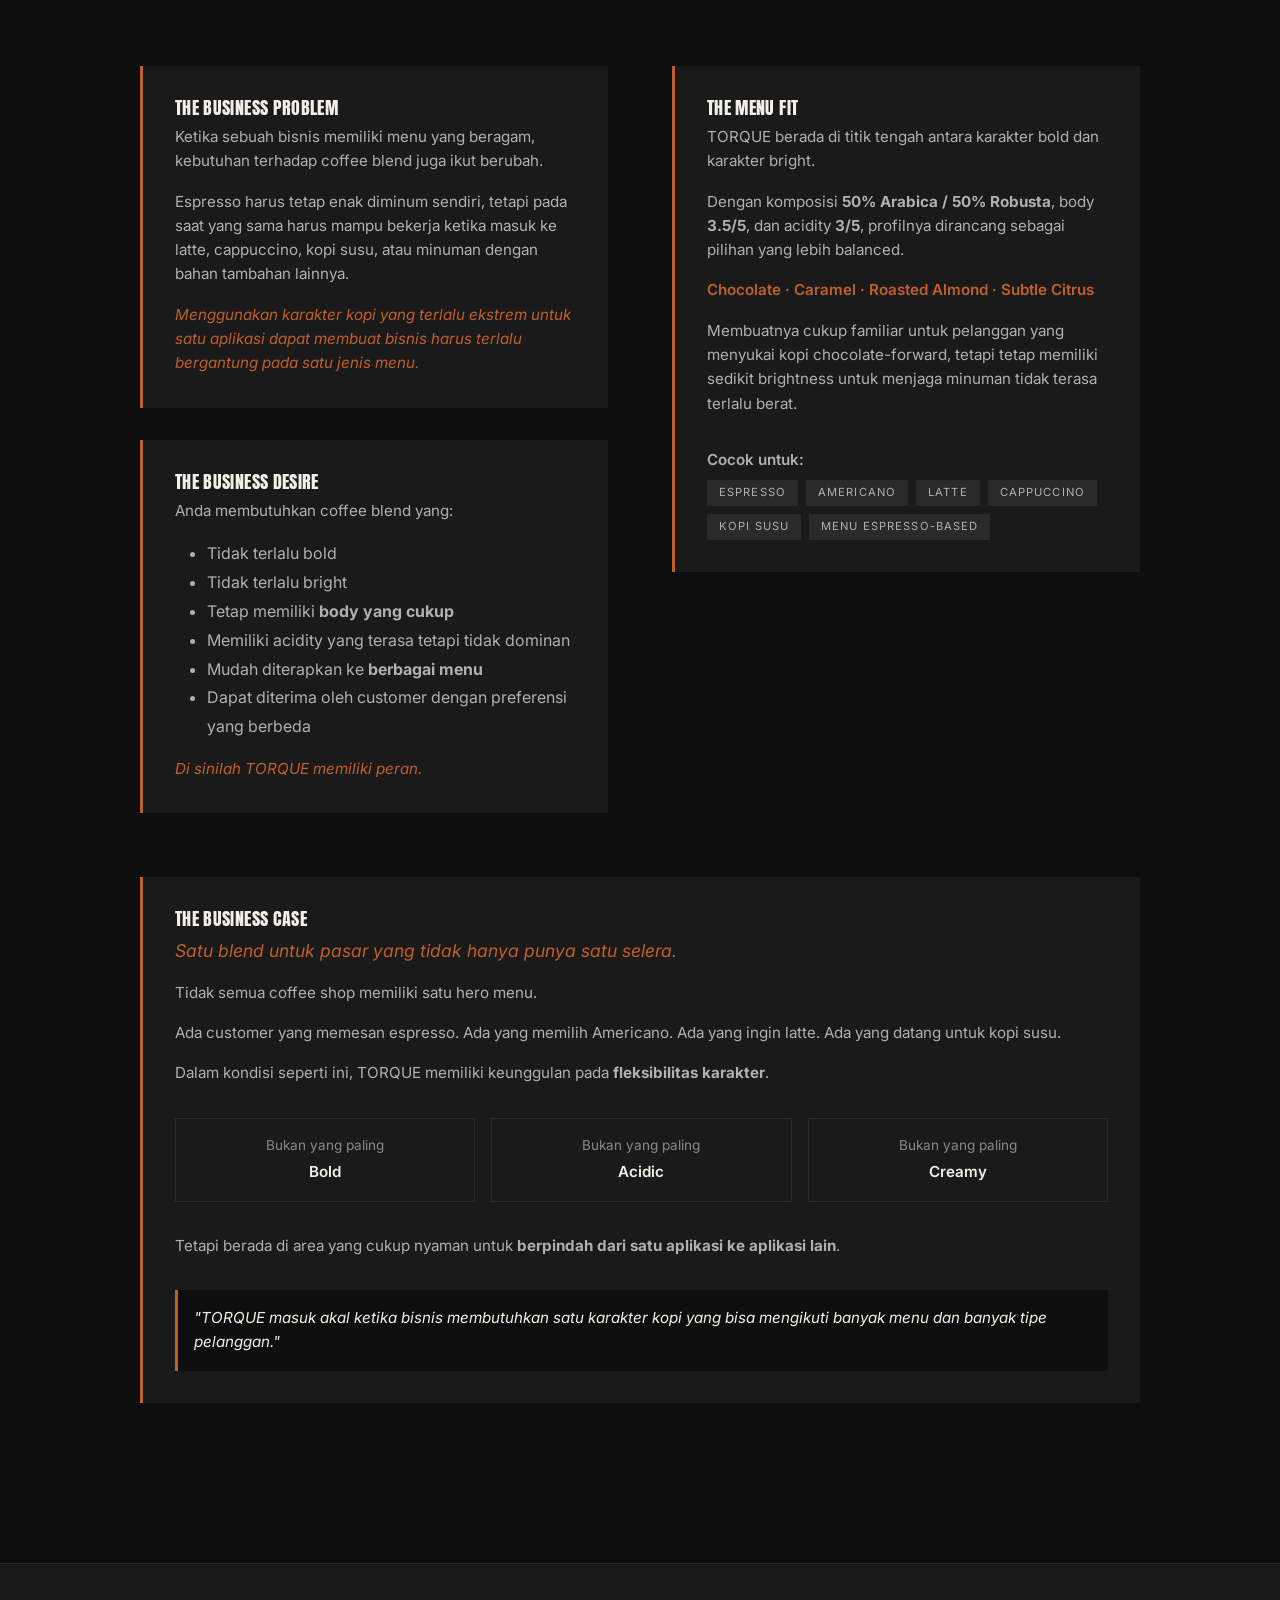
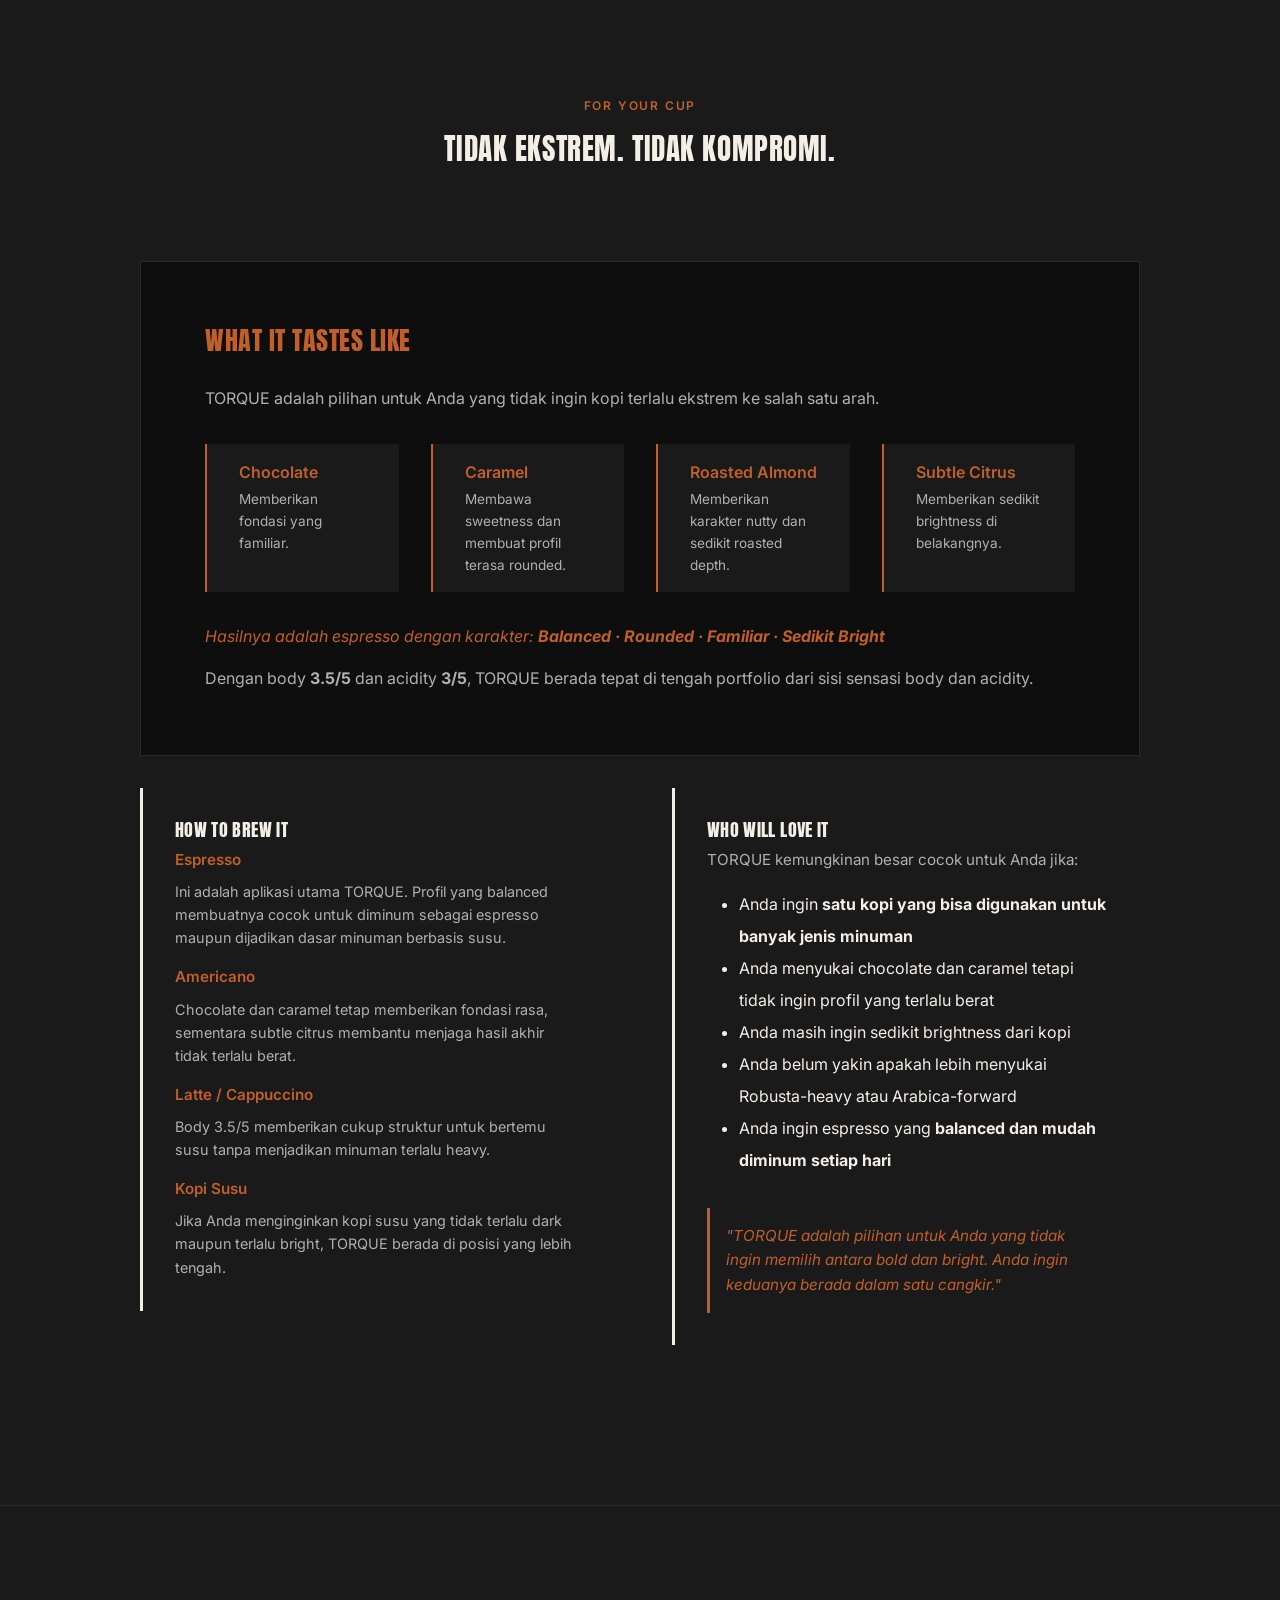
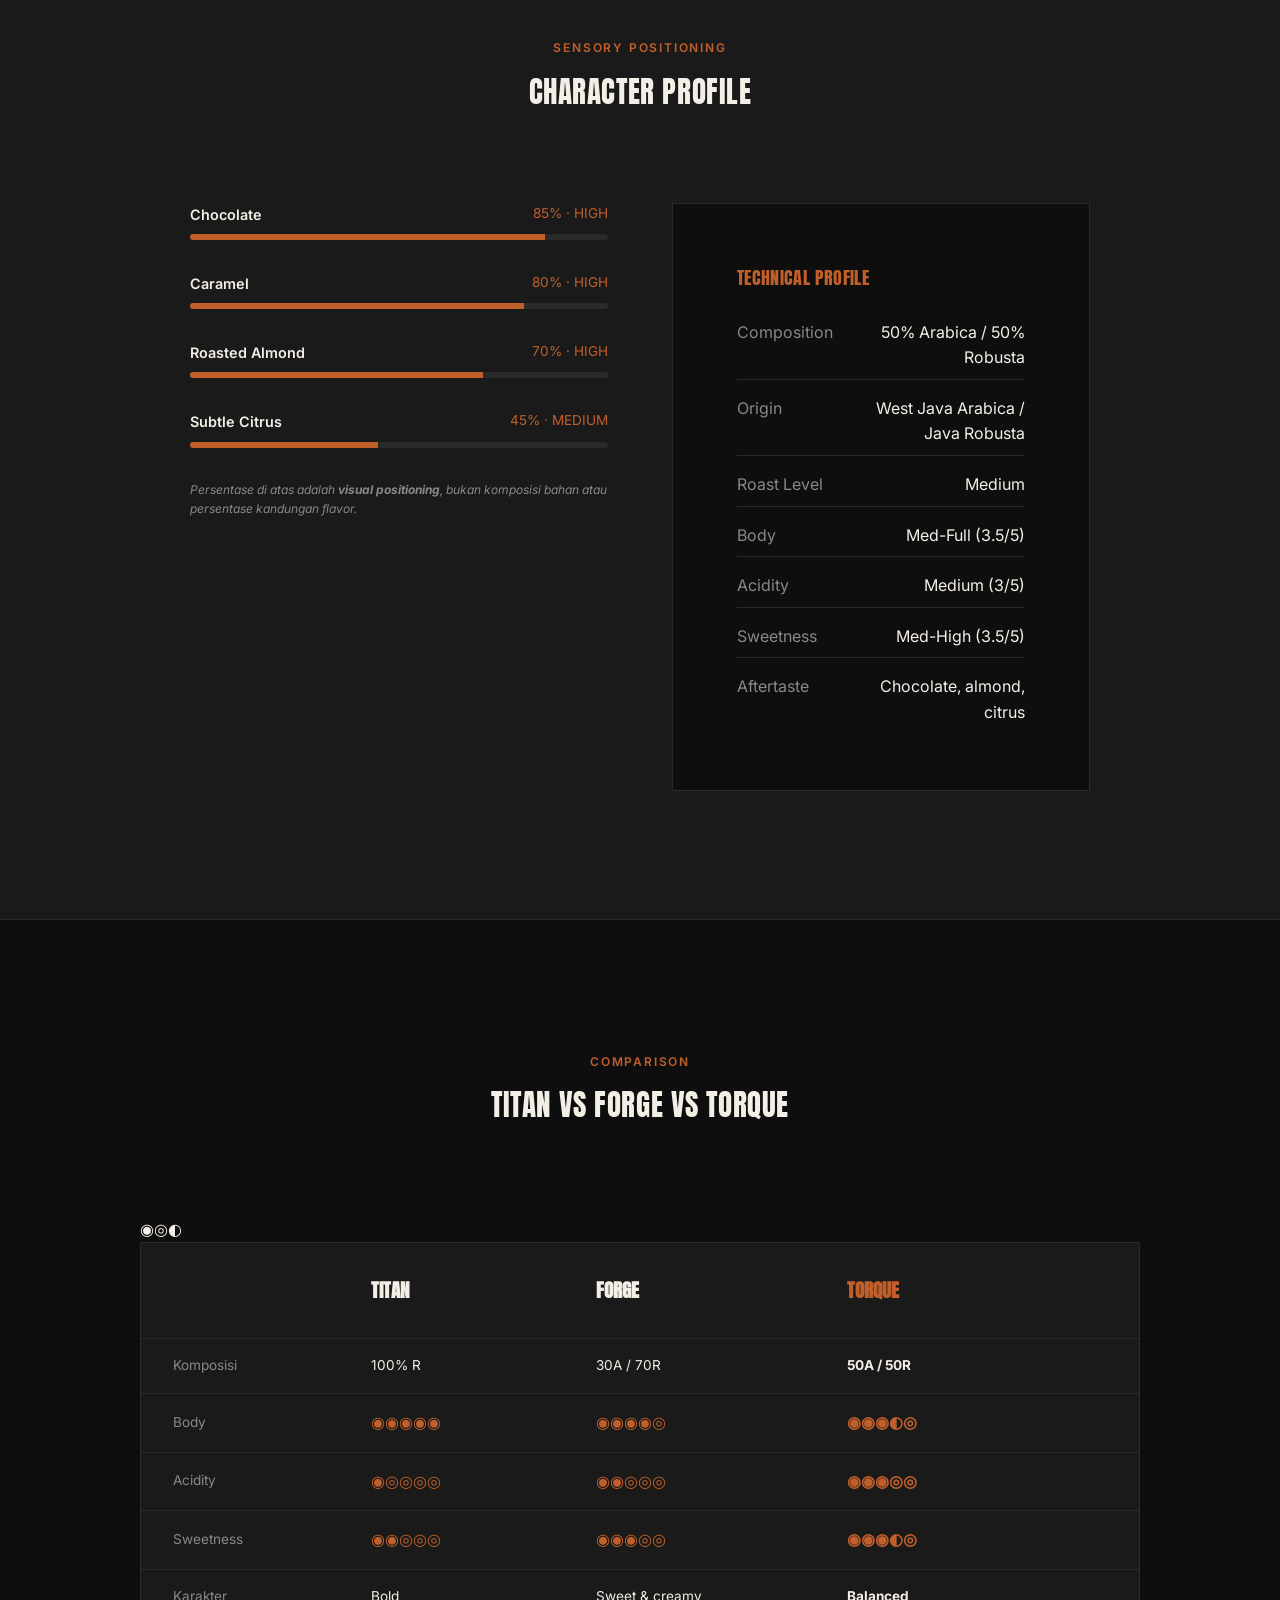
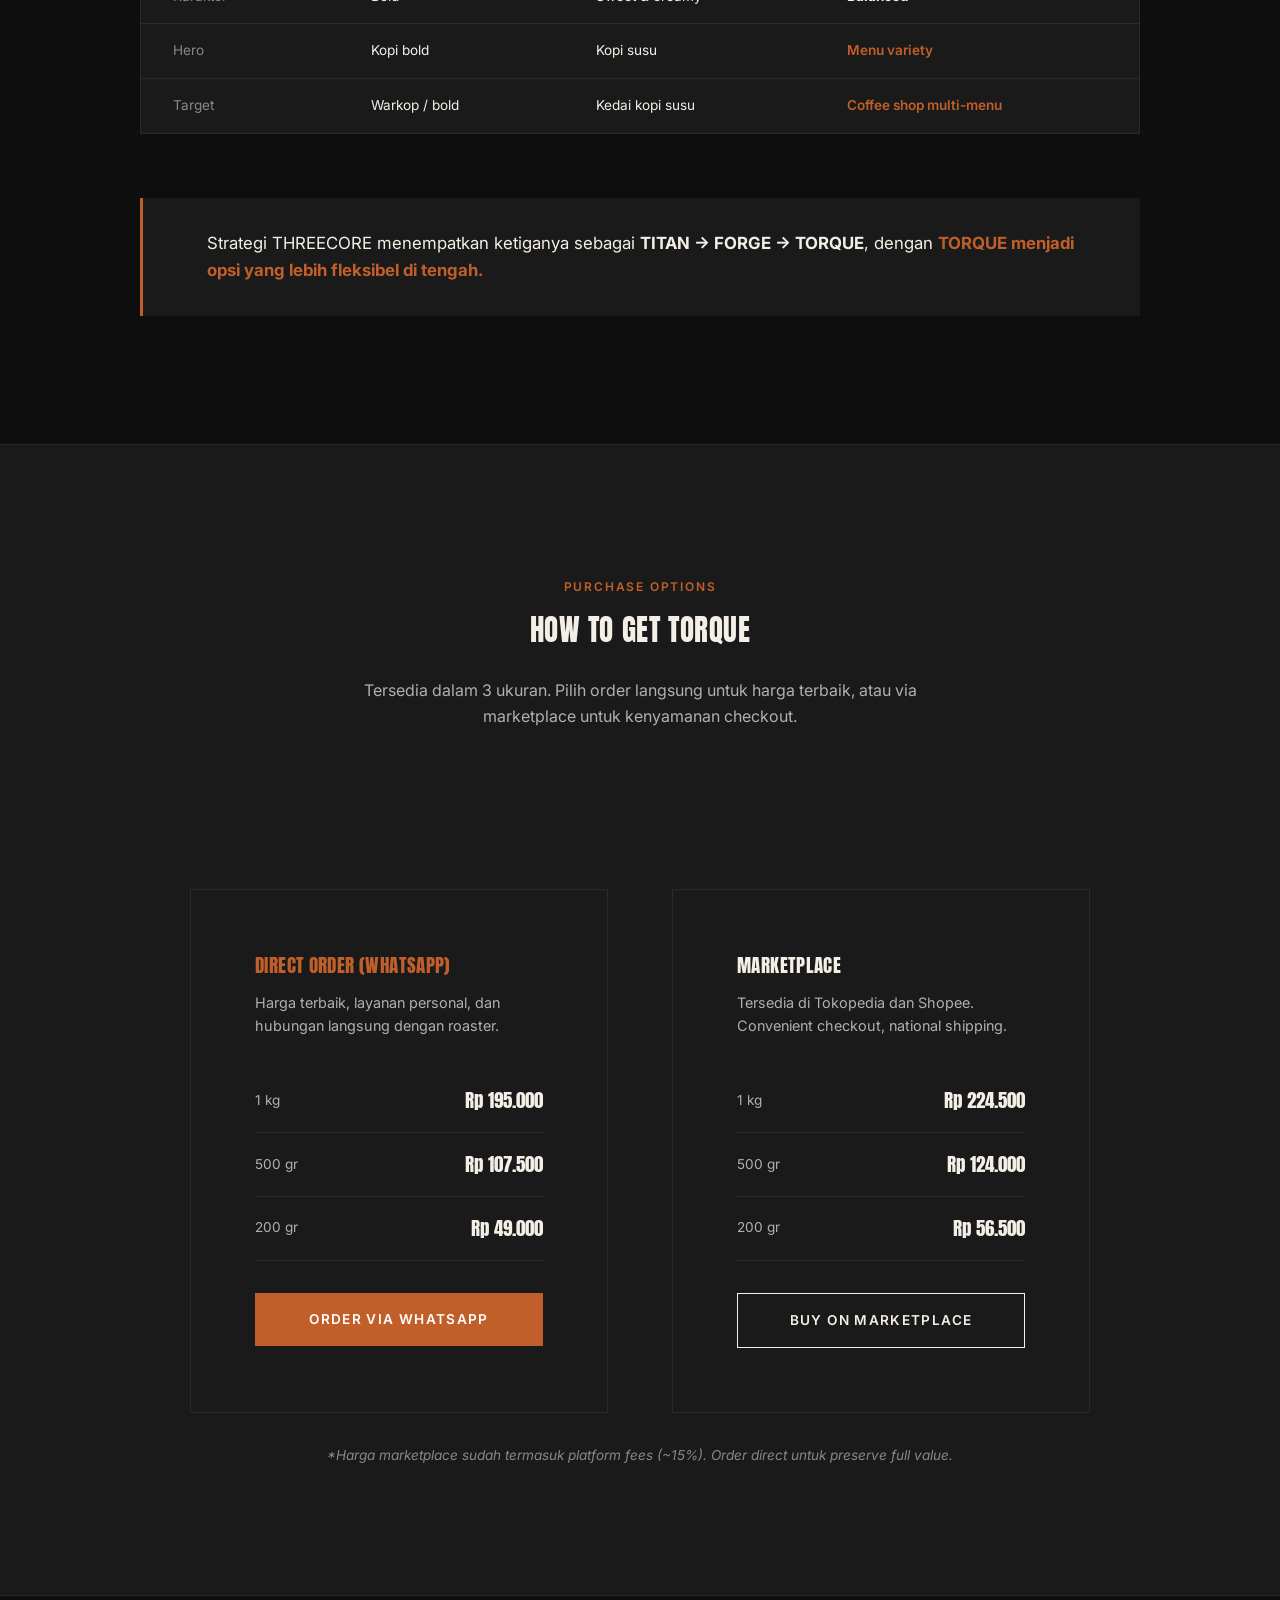
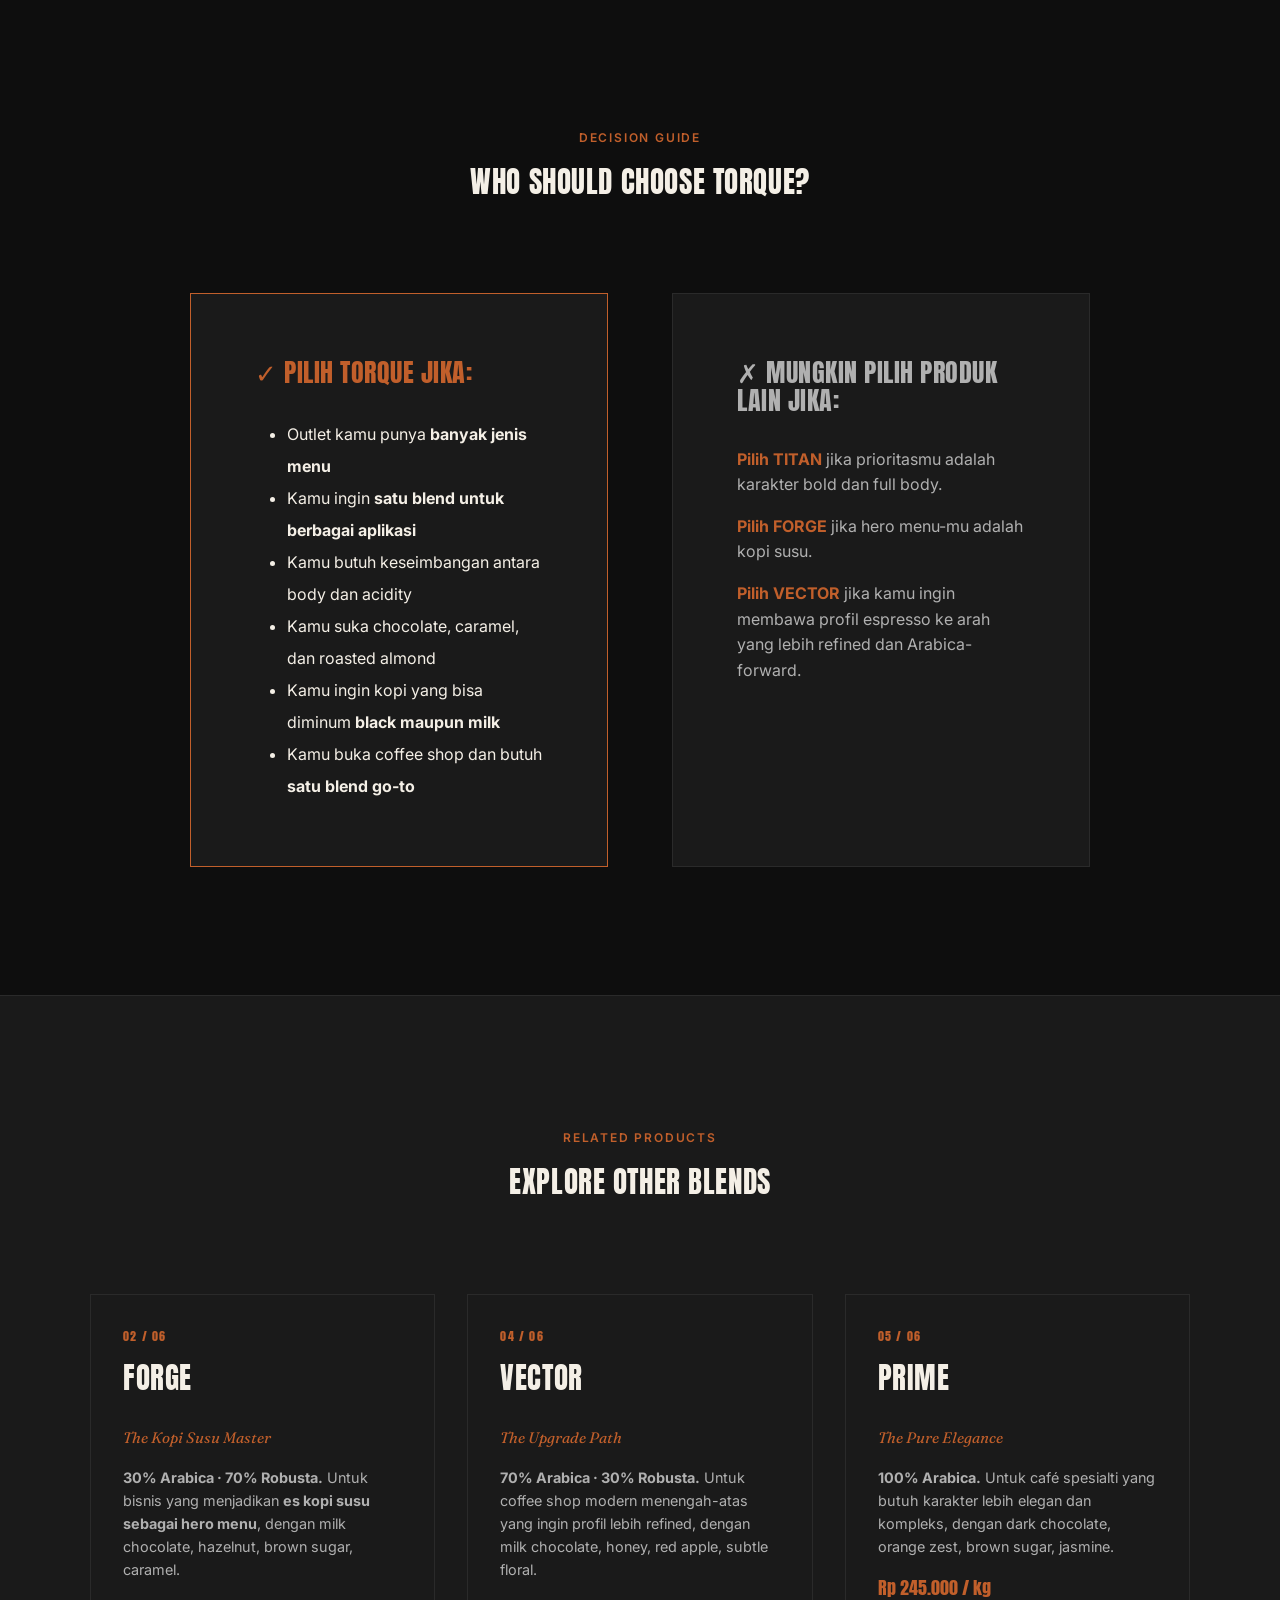
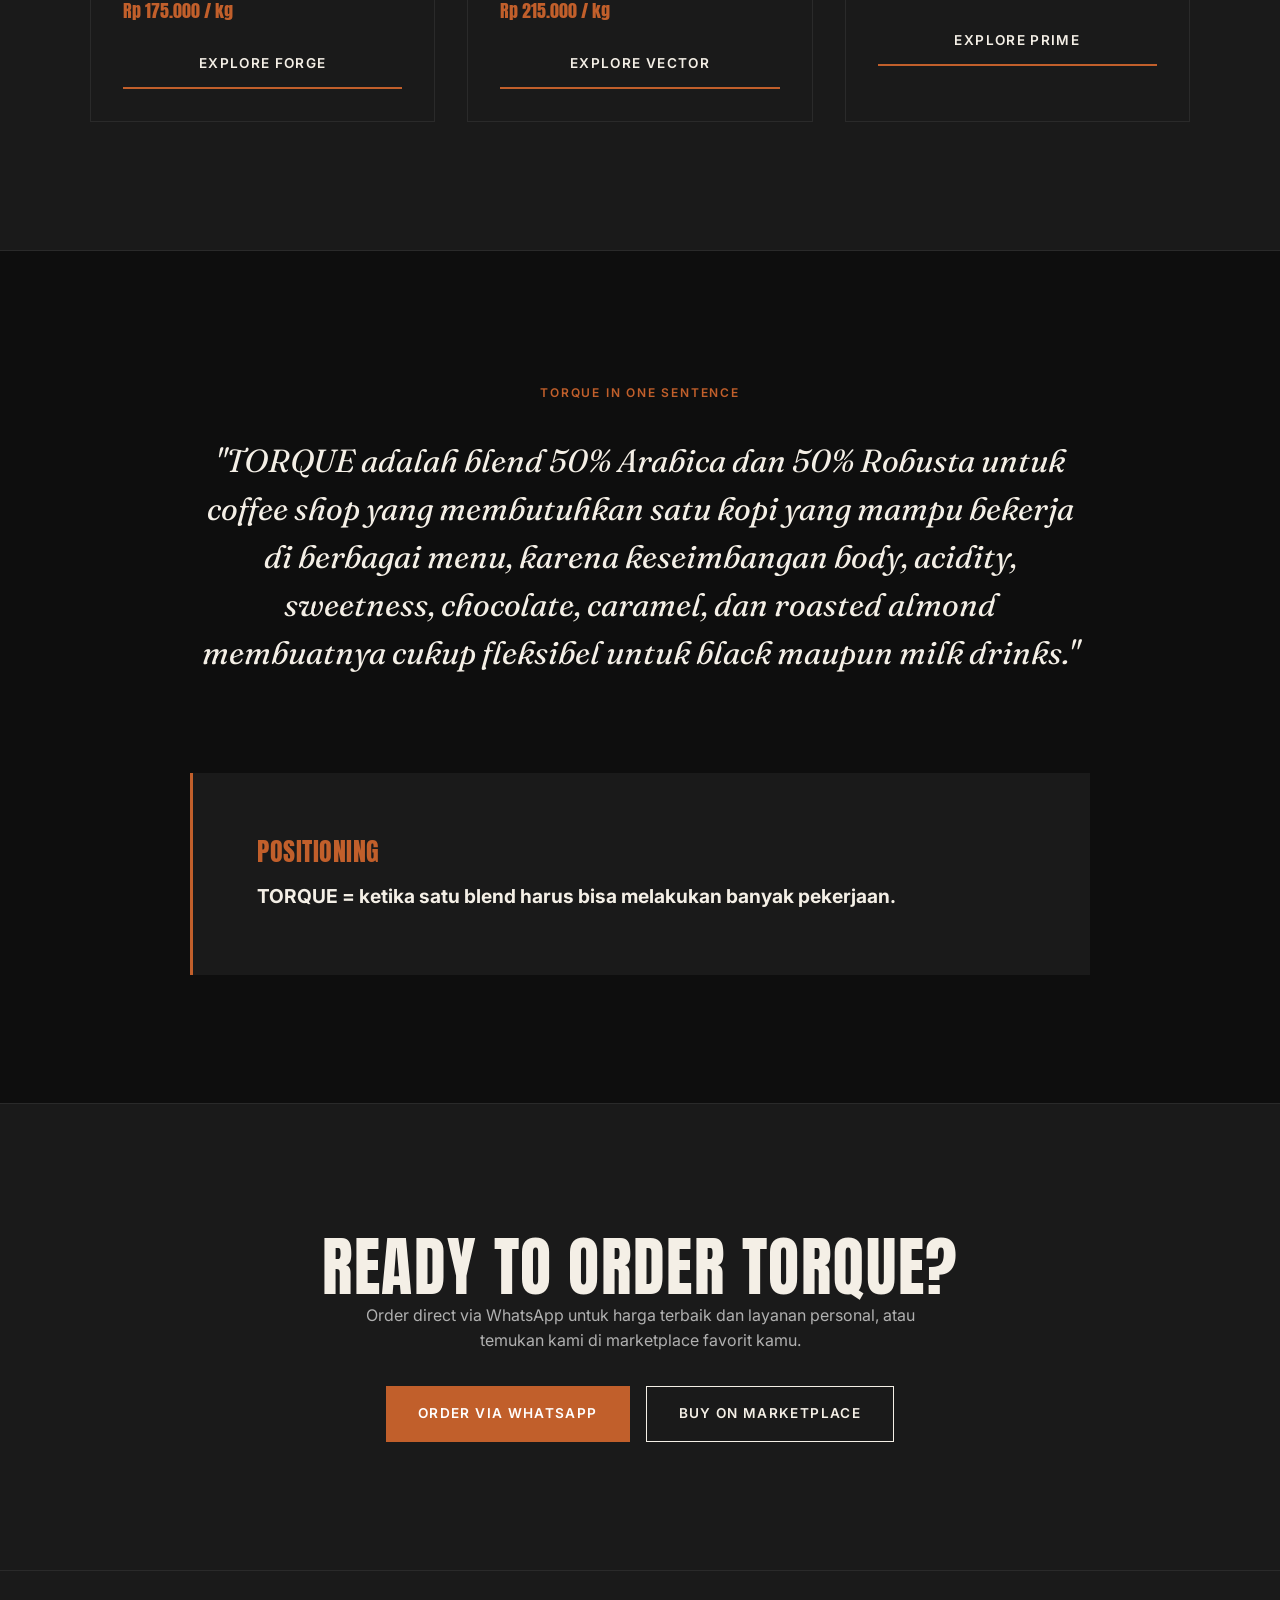
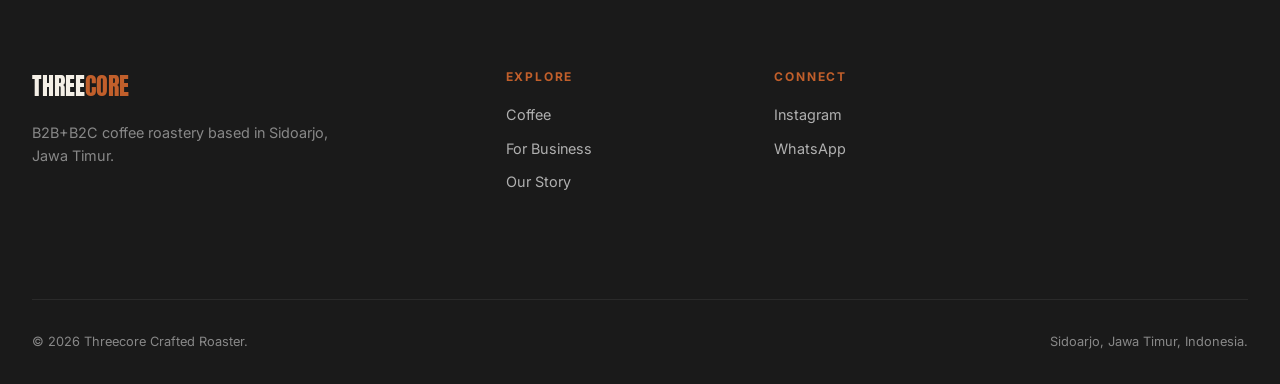
<file: product-torque.html>
<!DOCTYPE html>
<html lang="id">
<head>
  <meta charset="UTF-8">
  <meta name="viewport" content="width=device-width, initial-scale=1.0">
  <meta name="description" content="TORQUE adalah espresso blend 50% Arabica dan 50% Robusta dengan karakter chocolate, caramel, roasted almond, dan subtle citrus—dirancang sebagai blend serbaguna untuk coffee shop dengan menu beragam.">
  <title>TORQUE — The Versatile Balance | THREECORE</title>
  <link rel="stylesheet" href="css/style.css">
</head>
<body>

  <nav class="nav">
    <div class="nav-inner">
      <a href="index.html" class="nav-logo">THREE<span>CORE</span></a>
      <ul class="nav-links">
        <li><a href="coffee.html">Coffee</a></li>
        <li><a href="business.html">For Business</a></li>
        <li><a href="story.html">Our Story</a></li>
        <li><a href="journal.html">Journal</a></li>
      </ul>
      <a href="contact.html" class="nav-cta">Talk to Us</a>
      <button class="nav-mobile-toggle" aria-label="Open menu">☰</button>
    </div>
  </nav>

  <div class="mobile-menu">
    <button class="mobile-close" aria-label="Close menu">✕</button>
    <a href="coffee.html">Coffee</a>
    <a href="business.html">For Business</a>
    <a href="story.html">Our Story</a>
    <a href="journal.html">Journal</a>
    <a href="contact.html">Talk to Us</a>
  </div>

  <!-- Hero Section -->
  <section class="product-detail-hero">
    <div class="container">
      <div class="product-detail-grid">
        <div class="product-detail-visual reveal">
          <img src="images/products/torque.jpg" alt="TORQUE - The Versatile Balance" style="width:100%; height:100%; object-fit:cover;">
        </div>
        <div class="product-detail-info">
          <span class="label reveal">03 / 06 · Espresso Series</span>
          <h1 class="reveal reveal-delay-1">TORQUE</h1>
          <p class="product-detail-tagline reveal reveal-delay-1">The Versatile Balance</p>
          <p class="product-detail-description reveal reveal-delay-2">
            <em>Satu blend. Banyak menu.</em><br><br>
            TORQUE adalah espresso blend <strong>50% Arabica + 50% Robusta</strong> yang dirancang sebagai titik tengah dalam lini espresso THREECORE. Karakter <strong>chocolate, caramel, roasted almond, dan subtle citrus</strong> membuatnya cukup berisi untuk menu susu, tetapi tetap memiliki brightness untuk dinikmati sebagai espresso maupun kopi hitam.
          </p>
          <div class="reveal reveal-delay-2">
            <div class="flavor-profile-grid" style="margin-bottom: var(--space-md);">
              <div class="flavor-item">
                <div class="flavor-item-label">Body</div>
                <div class="flavor-item-value">3.5/5</div>
              </div>
              <div class="flavor-item">
                <div class="flavor-item-label">Acidity</div>
                <div class="flavor-item-value">3/5</div>
              </div>
              <div class="flavor-item">
                <div class="flavor-item-label">Blend</div>
                <div class="flavor-item-value">50/50</div>
              </div>
              <div class="flavor-item">
                <div class="flavor-item-label">Best For</div>
                <div class="flavor-item-value" style="font-size: 0.9rem;">BOTH</div>
              </div>
            </div>
          </div>
          <div class="btn-group reveal reveal-delay-3">
            <a href="https://wa.me/6281234567890?text=Hi%20Threecore%2C%20saya%20ingin%20order%20TORQUE" class="btn btn-primary" target="_blank">Order via WhatsApp</a>
            <a href="#" class="btn btn-secondary">Buy on Marketplace</a>
          </div>
        </div>
      </div>
    </div>
  </section>

  <!-- Flavor Profile Intro -->
  <section class="product-detail-section">
    <div class="container">
      <div style="max-width: 800px; margin: 0 auto; text-align: center;" class="reveal">
        <span class="label">Flavor Profile</span>
        <h2 style="margin-top: var(--space-sm); margin-bottom: var(--space-md);">CHOCOLATE · CARAMEL<br>ROASTED ALMOND · SUBTLE CITRUS</h2>
        <p style="color: var(--tcr-gray-light); font-size: 1.1rem;">
          TORQUE mengambil posisi di antara blend yang sangat Robusta-forward dan Arabica-forward. Fokusnya bukan satu hero menu tertentu, melainkan <strong>fleksibilitas</strong>. Ditempatkan untuk <strong>coffee shop dengan menu variety</strong> dan outlet baru yang membutuhkan <strong>satu blend go-to</strong>.
        </p>
      </div>
    </div>
  </section>

  <!-- For Your Business -->
  <section class="product-detail-section">
    <div class="container">
      <div style="text-align: center; margin-bottom: var(--space-xl);" class="reveal">
        <span class="label">For Your Business</span>
        <h3 style="margin-top: var(--space-sm);">COFFEE BLEND UNTUK MENU YANG BERAGAM</h3>
      </div>
      <div style="max-width: 1000px; margin: 0 auto;">
        <div class="grid-2">
          <div class="reveal">
            <div class="business-reason-box">
              <h4>The Business Problem</h4>
              <p>Ketika sebuah bisnis memiliki menu yang beragam, kebutuhan terhadap coffee blend juga ikut berubah.</p>
              <p style="margin-top: var(--space-sm);">Espresso harus tetap enak diminum sendiri, tetapi pada saat yang sama harus mampu bekerja ketika masuk ke latte, cappuccino, kopi susu, atau minuman dengan bahan tambahan lainnya.</p>
              <p style="margin-top: var(--space-sm); font-style: italic; color: var(--tcr-copper);">
                Menggunakan karakter kopi yang terlalu ekstrem untuk satu aplikasi dapat membuat bisnis harus terlalu bergantung pada satu jenis menu.
              </p>
            </div>
            <div class="business-reason-box">
              <h4>The Business Desire</h4>
              <p>Anda membutuhkan coffee blend yang:</p>
              <ul style="margin-top: var(--space-sm); padding-left: var(--space-md); color: var(--tcr-gray-light); line-height: 1.8;">
                <li>Tidak terlalu bold</li>
                <li>Tidak terlalu bright</li>
                <li>Tetap memiliki <strong>body yang cukup</strong></li>
                <li>Memiliki acidity yang terasa tetapi tidak dominan</li>
                <li>Mudah diterapkan ke <strong>berbagai menu</strong></li>
                <li>Dapat diterima oleh customer dengan preferensi yang berbeda</li>
              </ul>
              <p style="margin-top: var(--space-sm); color: var(--tcr-copper); font-style: italic;">
                Di sinilah TORQUE memiliki peran.
              </p>
            </div>
          </div>
          <div class="reveal reveal-delay-1">
            <div class="business-reason-box">
              <h4>The Menu Fit</h4>
              <p>TORQUE berada di titik tengah antara karakter bold dan karakter bright.</p>
              <p style="margin-top: var(--space-sm);">Dengan komposisi <strong>50% Arabica / 50% Robusta</strong>, body <strong>3.5/5</strong>, dan acidity <strong>3/5</strong>, profilnya dirancang sebagai pilihan yang lebih balanced.</p>
              <p style="margin-top: var(--space-sm); color: var(--tcr-copper); font-weight: 600;">Chocolate · Caramel · Roasted Almond · Subtle Citrus</p>
              <p style="margin-top: var(--space-sm);">Membuatnya cukup familiar untuk pelanggan yang menyukai kopi chocolate-forward, tetapi tetap memiliki sedikit brightness untuk menjaga minuman tidak terasa terlalu berat.</p>
              <p style="margin-top: var(--space-md); color: var(--tcr-gray-light); font-weight: 600;">Cocok untuk:</p>
              <div style="margin-top: 0.5rem; display: flex; flex-wrap: wrap; gap: 0.5rem;">
                <span class="flavor-tag">Espresso</span>
                <span class="flavor-tag">Americano</span>
                <span class="flavor-tag">Latte</span>
                <span class="flavor-tag">Cappuccino</span>
                <span class="flavor-tag">Kopi Susu</span>
                <span class="flavor-tag">Menu Espresso-Based</span>
              </div>
            </div>
          </div>
        </div>
        <div class="reveal" style="margin-top: var(--space-md);">
          <div class="business-reason-box">
            <h4>The Business Case</h4>
            <p style="font-style: italic; color: var(--tcr-copper); margin-bottom: var(--space-sm); font-size: 1.1rem;">Satu blend untuk pasar yang tidak hanya punya satu selera.</p>
            <p>Tidak semua coffee shop memiliki satu hero menu.</p>
            <p style="margin-top: var(--space-sm);">Ada customer yang memesan espresso. Ada yang memilih Americano. Ada yang ingin latte. Ada yang datang untuk kopi susu.</p>
            <p style="margin-top: var(--space-sm);">Dalam kondisi seperti ini, TORQUE memiliki keunggulan pada <strong>fleksibilitas karakter</strong>.</p>
            <div style="margin-top: var(--space-md); display: grid; grid-template-columns: repeat(auto-fit, minmax(180px, 1fr)); gap: var(--space-sm);">
              <div style="text-align: center; padding: var(--space-sm); background: var(--tcr-black-soft); border: 1px solid var(--tcr-charcoal);">
                <p style="color: var(--tcr-gray); font-size: 0.85rem;">Bukan yang paling</p>
                <p style="color: var(--tcr-cream); font-weight: 600; margin-top: 0.25rem;">Bold</p>
              </div>
              <div style="text-align: center; padding: var(--space-sm); background: var(--tcr-black-soft); border: 1px solid var(--tcr-charcoal);">
                <p style="color: var(--tcr-gray); font-size: 0.85rem;">Bukan yang paling</p>
                <p style="color: var(--tcr-cream); font-weight: 600; margin-top: 0.25rem;">Acidic</p>
              </div>
              <div style="text-align: center; padding: var(--space-sm); background: var(--tcr-black-soft); border: 1px solid var(--tcr-charcoal);">
                <p style="color: var(--tcr-gray); font-size: 0.85rem;">Bukan yang paling</p>
                <p style="color: var(--tcr-cream); font-weight: 600; margin-top: 0.25rem;">Creamy</p>
              </div>
            </div>
            <p style="margin-top: var(--space-md);">Tetapi berada di area yang cukup nyaman untuk <strong>berpindah dari satu aplikasi ke aplikasi lain</strong>.</p>
            <p style="margin-top: var(--space-md); padding: var(--space-sm); background: var(--tcr-black); border-left: 3px solid var(--tcr-copper); font-style: italic; color: var(--tcr-cream);">
              "TORQUE masuk akal ketika bisnis membutuhkan satu karakter kopi yang bisa mengikuti banyak menu dan banyak tipe pelanggan."
            </p>
          </div>
        </div>
      </div>
    </div>
  </section>

  <!-- For Your Cup -->
  <section class="product-detail-section" style="background: var(--tcr-black-soft);">
    <div class="container">
      <div style="text-align: center; margin-bottom: var(--space-xl);" class="reveal">
        <span class="label">For Your Cup</span>
        <h3 style="margin-top: var(--space-sm);">TIDAK EKSTREM. TIDAK KOMPROMI.</h3>
      </div>
      <div style="max-width: 1000px; margin: 0 auto;">
        <div class="reveal" style="padding: var(--space-lg); background: var(--tcr-black); border: 1px solid var(--tcr-charcoal); margin-bottom: var(--space-md);">
          <h4 style="color: var(--tcr-copper); margin-bottom: var(--space-md);">WHAT IT TASTES LIKE</h4>
          <p style="color: var(--tcr-gray-light); margin-bottom: var(--space-sm);">TORQUE adalah pilihan untuk Anda yang tidak ingin kopi terlalu ekstrem ke salah satu arah.</p>
          <div style="display: grid; grid-template-columns: repeat(auto-fit, minmax(180px, 1fr)); gap: var(--space-md); margin-top: var(--space-md);">
            <div style="padding: var(--space-sm) var(--space-md); background: var(--tcr-black-soft); border-left: 2px solid var(--tcr-copper);">
              <p style="color: var(--tcr-copper); font-weight: 600; margin-bottom: 0.25rem;">Chocolate</p>
              <p style="color: var(--tcr-gray-light); font-size: 0.85rem;">Memberikan fondasi yang familiar.</p>
            </div>
            <div style="padding: var(--space-sm) var(--space-md); background: var(--tcr-black-soft); border-left: 2px solid var(--tcr-copper);">
              <p style="color: var(--tcr-copper); font-weight: 600; margin-bottom: 0.25rem;">Caramel</p>
              <p style="color: var(--tcr-gray-light); font-size: 0.85rem;">Membawa sweetness dan membuat profil terasa rounded.</p>
            </div>
            <div style="padding: var(--space-sm) var(--space-md); background: var(--tcr-black-soft); border-left: 2px solid var(--tcr-copper);">
              <p style="color: var(--tcr-copper); font-weight: 600; margin-bottom: 0.25rem;">Roasted Almond</p>
              <p style="color: var(--tcr-gray-light); font-size: 0.85rem;">Memberikan karakter nutty dan sedikit roasted depth.</p>
            </div>
            <div style="padding: var(--space-sm) var(--space-md); background: var(--tcr-black-soft); border-left: 2px solid var(--tcr-copper);">
              <p style="color: var(--tcr-copper); font-weight: 600; margin-bottom: 0.25rem;">Subtle Citrus</p>
              <p style="color: var(--tcr-gray-light); font-size: 0.85rem;">Memberikan sedikit brightness di belakangnya.</p>
            </div>
          </div>
          <p style="margin-top: var(--space-md); color: var(--tcr-copper); font-style: italic;">
            Hasilnya adalah espresso dengan karakter: <strong>Balanced · Rounded · Familiar · Sedikit Bright</strong>
          </p>
          <p style="margin-top: var(--space-sm); color: var(--tcr-gray-light);">
            Dengan body <strong>3.5/5</strong> dan acidity <strong>3/5</strong>, TORQUE berada tepat di tengah portfolio dari sisi sensasi body dan acidity.
          </p>
        </div>

        <div class="grid-2">
          <div class="reveal">
            <div class="business-reason-box" style="border-left-color: var(--tcr-cream);">
              <h4>HOW TO BREW IT</h4>
              <p style="color: var(--tcr-copper); font-weight: 600; margin-bottom: 0.5rem;">Espresso</p>
              <p style="color: var(--tcr-gray-light); font-size: 0.9rem; margin-bottom: var(--space-sm);">Ini adalah aplikasi utama TORQUE. Profil yang balanced membuatnya cocok untuk diminum sebagai espresso maupun dijadikan dasar minuman berbasis susu.</p>
              
              <p style="color: var(--tcr-copper); font-weight: 600; margin-bottom: 0.5rem; margin-top: var(--space-sm);">Americano</p>
              <p style="color: var(--tcr-gray-light); font-size: 0.9rem; margin-bottom: var(--space-sm);">Chocolate dan caramel tetap memberikan fondasi rasa, sementara subtle citrus membantu menjaga hasil akhir tidak terlalu berat.</p>
              
              <p style="color: var(--tcr-copper); font-weight: 600; margin-bottom: 0.5rem; margin-top: var(--space-sm);">Latte / Cappuccino</p>
              <p style="color: var(--tcr-gray-light); font-size: 0.9rem; margin-bottom: var(--space-sm);">Body 3.5/5 memberikan cukup struktur untuk bertemu susu tanpa menjadikan minuman terlalu heavy.</p>
              
              <p style="color: var(--tcr-copper); font-weight: 600; margin-bottom: 0.5rem; margin-top: var(--space-sm);">Kopi Susu</p>
              <p style="color: var(--tcr-gray-light); font-size: 0.9rem;">Jika Anda menginginkan kopi susu yang tidak terlalu dark maupun terlalu bright, TORQUE berada di posisi yang lebih tengah.</p>
            </div>
          </div>
          <div class="reveal reveal-delay-1">
            <div class="business-reason-box" style="border-left-color: var(--tcr-cream);">
              <h4>WHO WILL LOVE IT</h4>
              <p style="color: var(--tcr-gray-light); margin-bottom: var(--space-sm);">TORQUE kemungkinan besar cocok untuk Anda jika:</p>
              <ul style="padding-left: var(--space-md); color: var(--tcr-cream); line-height: 2;">
                <li>Anda ingin <strong>satu kopi yang bisa digunakan untuk banyak jenis minuman</strong></li>
                <li>Anda menyukai chocolate dan caramel tetapi tidak ingin profil yang terlalu berat</li>
                <li>Anda masih ingin sedikit brightness dari kopi</li>
                <li>Anda belum yakin apakah lebih menyukai Robusta-heavy atau Arabica-forward</li>
                <li>Anda ingin espresso yang <strong>balanced dan mudah diminum setiap hari</strong></li>
              </ul>
              <p style="margin-top: var(--space-md); padding: var(--space-sm); background: var(--tcr-black-soft); border-left: 3px solid var(--tcr-copper); font-style: italic; color: var(--tcr-copper);">
                "TORQUE adalah pilihan untuk Anda yang tidak ingin memilih antara bold dan bright. Anda ingin keduanya berada dalam satu cangkir."
              </p>
            </div>
          </div>
        </div>
      </div>
    </div>
  </section>
  
  <!-- Sensory Positioning Bars -->
  <section class="product-detail-section" style="background: var(--tcr-black-soft);">
    <div class="container">
      <div style="text-align: center; margin-bottom: var(--space-xl);" class="reveal">
        <span class="label">Sensory Positioning</span>
        <h3 style="margin-top: var(--space-sm);">CHARACTER PROFILE</h3>
      </div>
      <div class="grid-2" style="max-width: 900px; margin: 0 auto;">
        <div class="reveal">
          <div style="display:flex; flex-direction:column; gap: var(--space-md);">
            <div>
              <div style="display:flex; justify-content:space-between; margin-bottom: 0.5rem;">
                <span style="font-size: 0.9rem; color: var(--tcr-cream); font-weight: 600;">Chocolate</span>
                <span style="font-size: 0.85rem; color: var(--tcr-copper);">85% · HIGH</span>
              </div>
              <div style="height: 6px; background: var(--tcr-charcoal); border-radius: 3px; overflow: hidden;">
                <div style="width: 85%; height: 100%; background: var(--tcr-copper);"></div>
              </div>
            </div>
            <div>
              <div style="display:flex; justify-content:space-between; margin-bottom: 0.5rem;">
                <span style="font-size: 0.9rem; color: var(--tcr-cream); font-weight: 600;">Caramel</span>
                <span style="font-size: 0.85rem; color: var(--tcr-copper);">80% · HIGH</span>
              </div>
              <div style="height: 6px; background: var(--tcr-charcoal); border-radius: 3px; overflow: hidden;">
                <div style="width: 80%; height: 100%; background: var(--tcr-copper);"></div>
              </div>
            </div>
            <div>
              <div style="display:flex; justify-content:space-between; margin-bottom: 0.5rem;">
                <span style="font-size: 0.9rem; color: var(--tcr-cream); font-weight: 600;">Roasted Almond</span>
                <span style="font-size: 0.85rem; color: var(--tcr-copper);">70% · HIGH</span>
              </div>
              <div style="height: 6px; background: var(--tcr-charcoal); border-radius: 3px; overflow: hidden;">
                <div style="width: 70%; height: 100%; background: var(--tcr-copper);"></div>
              </div>
            </div>
            <div>
              <div style="display:flex; justify-content:space-between; margin-bottom: 0.5rem;">
                <span style="font-size: 0.9rem; color: var(--tcr-cream); font-weight: 600;">Subtle Citrus</span>
                <span style="font-size: 0.85rem; color: var(--tcr-copper);">45% · MEDIUM</span>
              </div>
              <div style="height: 6px; background: var(--tcr-charcoal); border-radius: 3px; overflow: hidden;">
                <div style="width: 45%; height: 100%; background: var(--tcr-copper);"></div>
              </div>
            </div>
          </div>
          <p style="font-size: 0.75rem; color: var(--tcr-gray); margin-top: var(--space-md); font-style: italic;">
            Persentase di atas adalah <strong>visual positioning</strong>, bukan komposisi bahan atau persentase kandungan flavor.
          </p>
        </div>

        <div class="reveal reveal-delay-1" style="display:flex; flex-direction:column; justify-content:center;">
          <div style="padding: var(--space-lg); background: var(--tcr-black); border: 1px solid var(--tcr-charcoal);">
            <h4 style="font-size: 1.1rem; margin-bottom: var(--space-md); color: var(--tcr-copper);">Technical Profile</h4>
            <div style="display:flex; flex-direction:column; gap: var(--space-sm);">
              <div style="display:flex; justify-content:space-between; padding-bottom: var(--space-xs); border-bottom: 1px solid var(--tcr-charcoal);">
                <span style="color: var(--tcr-gray);">Composition</span>
                <span style="color: var(--tcr-cream); text-align: right; max-width: 60%;">50% Arabica / 50% Robusta</span>
              </div>
               <div style="display:flex; justify-content:space-between; padding-bottom: var(--space-xs); border-bottom: 1px solid var(--tcr-charcoal);">
                <span style="color: var(--tcr-gray);">Origin</span>
                <span style="color: var(--tcr-cream); text-align: right; max-width: 60%;">West Java Arabica / Java Robusta</span>
              </div>
              <div style="display:flex; justify-content:space-between; padding-bottom: var(--space-xs); border-bottom: 1px solid var(--tcr-charcoal);">
                <span style="color: var(--tcr-gray);">Roast Level</span>
                <span style="color: var(--tcr-cream);">Medium</span>
              </div>
              <div style="display:flex; justify-content:space-between; padding-bottom: var(--space-xs); border-bottom: 1px solid var(--tcr-charcoal);">
                <span style="color: var(--tcr-gray);">Body</span>
                <span style="color: var(--tcr-cream);">Med-Full (3.5/5)</span>
              </div>
              <div style="display:flex; justify-content:space-between; padding-bottom: var(--space-xs); border-bottom: 1px solid var(--tcr-charcoal);">
                <span style="color: var(--tcr-gray);">Acidity</span>
                <span style="color: var(--tcr-cream);">Medium (3/5)</span>
              </div>
              <div style="display:flex; justify-content:space-between; padding-bottom: var(--space-xs); border-bottom: 1px solid var(--tcr-charcoal);">
                <span style="color: var(--tcr-gray);">Sweetness</span>
                <span style="color: var(--tcr-cream);">Med-High (3.5/5)</span>
              </div>
              <div style="display:flex; justify-content:space-between;">
                <span style="color: var(--tcr-gray);">Aftertaste</span>
                <span style="color: var(--tcr-cream); text-align: right; max-width: 60%;">Chocolate, almond, citrus</span>
              </div>
            </div>
          </div>
        </div>
      </div>
    </div>
  </section>

  <!-- Comparison Table -->
  <section class="product-detail-section">
    <div class="container">
      <div style="text-align: center; margin-bottom: var(--space-xl);" class="reveal">
        <span class="label">Comparison</span>
        <h3 style="margin-top: var(--space-sm);">TITAN vs FORGE vs TORQUE</h3>
      </div>
      <div style="max-width: 1000px; margin: 0 auto; overflow-x: auto;" class="reveal">
        <table style="width: 100%; border-collapse: collapse; background: var(--tcr-black-soft); border: 1px solid var(--tcr-charcoal);">
          <thead>
            <tr style="border-bottom: 1px solid var(--tcr-charcoal);">
              <th style="padding: var(--space-md); text-align: left; color: var(--tcr-gray); font-size: 0.8rem; text-transform: uppercase; letter-spacing: 0.1em;"></th>
              <th style="padding: var(--space-md); text-align: left; color: var(--tcr-cream); font-family: var(--font-display); font-size: 1.2rem;">TITAN</th>
              <th style="padding: var(--space-md); text-align: left; color: var(--tcr-cream); font-family: var(--font-display); font-size: 1.2rem;">FORGE</th>
              <th style="padding: var(--space-md); text-align: left; color: var(--tcr-copper); font-family: var(--font-display); font-size: 1.2rem;">TORQUE</th>
            </tr>
          </thead>
          <tbody>
            <tr style="border-bottom: 1px solid var(--tcr-charcoal);">
              <td style="padding: var(--space-sm) var(--space-md); color: var(--tcr-gray); font-size: 0.85rem;">Komposisi</td>
              <td style="padding: var(--space-sm) var(--space-md); color: var(--tcr-cream); font-size: 0.85rem;">100% R</td>
              <td style="padding: var(--space-sm) var(--space-md); color: var(--tcr-cream); font-size: 0.85rem;">30A / 70R</td>
              <td style="padding: var(--space-sm) var(--space-md); color: var(--tcr-cream); font-size: 0.85rem;"><strong>50A / 50R</strong></td>
            </tr>
            <tr style="border-bottom: 1px solid var(--tcr-charcoal);">
              <td style="padding: var(--space-sm) var(--space-md); color: var(--tcr-gray); font-size: 0.85rem;">Body</td>
              <td style="padding: var(--space-sm) var(--space-md); color: var(--tcr-copper);">◉◉◉◉◉</td>◉◎◐
              <td style="padding: var(--space-sm) var(--space-md); color: var(--tcr-copper);">◉◉◉◉◎</td>
              <td style="padding: var(--space-sm) var(--space-md); color: var(--tcr-copper);"><strong>◉◉◉◐◎</strong></td>
            </tr>
            <tr style="border-bottom: 1px solid var(--tcr-charcoal);">
              <td style="padding: var(--space-sm) var(--space-md); color: var(--tcr-gray); font-size: 0.85rem;">Acidity</td>
              <td style="padding: var(--space-sm) var(--space-md); color: var(--tcr-copper);">◉◎◎◎◎</td>
              <td style="padding: var(--space-sm) var(--space-md); color: var(--tcr-copper);">◉◉◎◎◎</td>
              <td style="padding: var(--space-sm) var(--space-md); color: var(--tcr-copper);"><strong>◉◉◉◎◎</strong></td>
            </tr>
            <tr style="border-bottom: 1px solid var(--tcr-charcoal);">
              <td style="padding: var(--space-sm) var(--space-md); color: var(--tcr-gray); font-size: 0.85rem;">Sweetness</td>
              <td style="padding: var(--space-sm) var(--space-md); color: var(--tcr-copper);">◉◉◎◎◎</td>
              <td style="padding: var(--space-sm) var(--space-md); color: var(--tcr-copper);">◉◉◉◎◎</td>
              <td style="padding: var(--space-sm) var(--space-md); color: var(--tcr-copper);"><strong>◉◉◉◐◎</strong></td>
            </tr>
            <tr style="border-bottom: 1px solid var(--tcr-charcoal);">
              <td style="padding: var(--space-sm) var(--space-md); color: var(--tcr-gray); font-size: 0.85rem;">Karakter</td>
              <td style="padding: var(--space-sm) var(--space-md); color: var(--tcr-cream); font-size: 0.85rem;">Bold</td>
              <td style="padding: var(--space-sm) var(--space-md); color: var(--tcr-cream); font-size: 0.85rem;">Sweet & creamy</td>
              <td style="padding: var(--space-sm) var(--space-md); color: var(--tcr-cream); font-size: 0.85rem;"><strong>Balanced</strong></td>
            </tr>
            <tr style="border-bottom: 1px solid var(--tcr-charcoal);">
              <td style="padding: var(--space-sm) var(--space-md); color: var(--tcr-gray); font-size: 0.85rem;">Hero</td>
              <td style="padding: var(--space-sm) var(--space-md); color: var(--tcr-cream); font-size: 0.85rem;">Kopi bold</td>
              <td style="padding: var(--space-sm) var(--space-md); color: var(--tcr-cream); font-size: 0.85rem;">Kopi susu</td>
              <td style="padding: var(--space-sm) var(--space-md); color: var(--tcr-copper); font-weight: 600; font-size: 0.85rem;">Menu variety</td>
            </tr>
            <tr>
              <td style="padding: var(--space-sm) var(--space-md); color: var(--tcr-gray); font-size: 0.85rem;">Target</td>
              <td style="padding: var(--space-sm) var(--space-md); color: var(--tcr-cream); font-size: 0.85rem;">Warkop / bold</td>
              <td style="padding: var(--space-sm) var(--space-md); color: var(--tcr-cream); font-size: 0.85rem;">Kedai kopi susu</td>
              <td style="padding: var(--space-sm) var(--space-md); color: var(--tcr-copper); font-weight: 600; font-size: 0.85rem;">Coffee shop multi-menu</td>
            </tr>
          </tbody>
        </table>
        <div style="margin-top: var(--space-lg); padding: var(--space-md) var(--space-lg); background: var(--tcr-black-soft); border-left: 3px solid var(--tcr-copper);">
          <p style="color: var(--tcr-cream); font-size: 1.05rem;">Strategi THREECORE menempatkan ketiganya sebagai <strong>TITAN → FORGE → TORQUE</strong>, dengan <strong style="color: var(--tcr-copper);">TORQUE menjadi opsi yang lebih fleksibel di tengah.</strong></p>
        </div>
      </div>
    </div>
  </section>

  <!-- Purchase Options -->
  <section class="product-detail-section" style="background: var(--tcr-black-soft);">
    <div class="container">
      <div style="text-align: center; margin-bottom: var(--space-xl);" class="reveal">
        <span class="label">Purchase Options</span>
        <h3 style="margin-top: var(--space-sm);">HOW TO GET TORQUE</h3>
        <p style="color: var(--tcr-gray-light); margin-top: var(--space-sm); max-width: 600px; margin-left: auto; margin-right: auto;">
          Tersedia dalam 3 ukuran. Pilih order langsung untuk harga terbaik, atau via marketplace untuk kenyamanan checkout.
        </p>
      </div>
      <div class="grid-2" style="max-width: 900px; margin: 0 auto;">
        <div class="purchase-box reveal">
          <h4 style="font-size: 1.2rem; margin-bottom: var(--space-sm); color: var(--tcr-copper);">Direct Order (WhatsApp)</h4>
          <p style="color: var(--tcr-gray-light); font-size: 0.9rem; margin-bottom: var(--space-md);">
            Harga terbaik, layanan personal, dan hubungan langsung dengan roaster.
          </p>
          <div class="purchase-option">
            <span class="purchase-option-label">1 kg</span>
            <span class="purchase-option-price">Rp 195.000</span>
          </div>
          <div class="purchase-option">
            <span class="purchase-option-label">500 gr</span>
            <span class="purchase-option-price">Rp 107.500</span>
          </div>
          <div class="purchase-option">
            <span class="purchase-option-label">200 gr</span>
            <span class="purchase-option-price">Rp 49.000</span>
          </div>
          <a href="https://wa.me/6281234567890?text=Hi%20Threecore%2C%20saya%20ingin%20order%20TORQUE" class="btn btn-primary" style="width:100%; margin-top: var(--space-md);" target="_blank">Order via WhatsApp</a>
        </div>
        <div class="purchase-box reveal reveal-delay-1">
          <h4 style="font-size: 1.2rem; margin-bottom: var(--space-sm); color: var(--tcr-cream);">Marketplace</h4>
          <p style="color: var(--tcr-gray-light); font-size: 0.9rem; margin-bottom: var(--space-md);">
            Tersedia di Tokopedia dan Shopee. Convenient checkout, national shipping.
          </p>
          <div class="purchase-option">
            <span class="purchase-option-label">1 kg</span>
            <span class="purchase-option-price">Rp 224.500</span>
          </div>
          <div class="purchase-option">
            <span class="purchase-option-label">500 gr</span>
            <span class="purchase-option-price">Rp 124.000</span>
          </div>
          <div class="purchase-option">
            <span class="purchase-option-label">200 gr</span>
            <span class="purchase-option-price">Rp 56.500</span>
          </div>
          <a href="#" class="btn btn-secondary" style="width:100%; margin-top: var(--space-md);">Buy on Marketplace</a>
        </div>
      </div>
      <p style="text-align: center; margin-top: var(--space-md); color: var(--tcr-gray); font-size: 0.85rem; font-style: italic;">
        *Harga marketplace sudah termasuk platform fees (~15%). Order direct untuk preserve full value.
      </p>
    </div>
  </section>

  <!-- Who Should Choose TORQUE -->
  <section class="product-detail-section">
    <div class="container">
      <div style="text-align: center; margin-bottom: var(--space-xl);" class="reveal">
        <span class="label">Decision Guide</span>
        <h3 style="margin-top: var(--space-sm);">WHO SHOULD CHOOSE TORQUE?</h3>
      </div>
      <div class="grid-2" style="max-width: 900px; margin: 0 auto;">
        <div class="reveal" style="padding: var(--space-lg); background: var(--tcr-black-soft); border: 1px solid var(--tcr-copper);">
          <h4 style="color: var(--tcr-copper); margin-bottom: var(--space-md);">✓ Pilih TORQUE jika:</h4>
          <ul style="padding-left: var(--space-md); color: var(--tcr-cream); line-height: 2;">
            <li>Outlet kamu punya <strong>banyak jenis menu</strong></li>
            <li>Kamu ingin <strong>satu blend untuk berbagai aplikasi</strong></li>
            <li>Kamu butuh keseimbangan antara body dan acidity</li>
            <li>Kamu suka chocolate, caramel, dan roasted almond</li>
            <li>Kamu ingin kopi yang bisa diminum <strong>black maupun milk</strong></li>
            <li>Kamu buka coffee shop dan butuh <strong>satu blend go-to</strong></li>
          </ul>
        </div>
        <div class="reveal reveal-delay-1" style="padding: var(--space-lg); background: var(--tcr-black-soft); border: 1px solid var(--tcr-charcoal);">
          <h4 style="color: var(--tcr-gray-light); margin-bottom: var(--space-md);">✗ Mungkin pilih produk lain jika:</h4>
          <p style="color: var(--tcr-gray-light); margin-bottom: var(--space-sm);">
            <strong style="color: var(--tcr-copper);">Pilih TITAN</strong> jika prioritasmu adalah karakter bold dan full body.
          </p>
          <p style="color: var(--tcr-gray-light); margin-bottom: var(--space-sm);">
            <strong style="color: var(--tcr-copper);">Pilih FORGE</strong> jika hero menu-mu adalah kopi susu.
          </p>
          <p style="color: var(--tcr-gray-light);">
            <strong style="color: var(--tcr-copper);">Pilih VECTOR</strong> jika kamu ingin membawa profil espresso ke arah yang lebih refined dan Arabica-forward.
          </p>
        </div>
      </div>
    </div>
  </section>

  <!-- Related Products -->
  <section class="product-detail-section" style="background: var(--tcr-black-soft);">
    <div class="container">
      <div style="text-align: center; margin-bottom: var(--space-xl);" class="reveal">
        <span class="label">Related Products</span>
        <h3 style="margin-top: var(--space-sm);">EXPLORE OTHER BLENDS</h3>
      </div>
      <div class="grid-3" style="max-width: 1100px; margin: 0 auto;">
        <div class="product-card reveal">
          <div class="product-card-number">02 / 06</div>
          <h3 class="product-card-name">FORGE</h3>
          <p class="product-card-tagline">The Kopi Susu Master</p>
          <p style="color: var(--tcr-gray-light); font-size: 0.9rem; margin-bottom: var(--space-sm);">
            <strong>30% Arabica · 70% Robusta.</strong> Untuk bisnis yang menjadikan <strong>es kopi susu sebagai hero menu</strong>, dengan milk chocolate, hazelnut, brown sugar, caramel.
          </p>
          <div class="product-card-price">Rp 175.000 / kg</div>
          <a href="product-forge.html" class="btn btn-ghost">Explore FORGE</a>
        </div>
        <div class="product-card reveal reveal-delay-1">
          <div class="product-card-number">04 / 06</div>
          <h3 class="product-card-name">VECTOR</h3>
          <p class="product-card-tagline">The Upgrade Path</p>
          <p style="color: var(--tcr-gray-light); font-size: 0.9rem; margin-bottom: var(--space-sm);">
            <strong>70% Arabica · 30% Robusta.</strong> Untuk coffee shop modern menengah-atas yang ingin profil lebih refined, dengan milk chocolate, honey, red apple, subtle floral.
          </p>
          <div class="product-card-price">Rp 215.000 / kg</div>
          <a href="product-vector.html" class="btn btn-ghost">Explore VECTOR</a>
        </div>
        <div class="product-card reveal reveal-delay-2">
          <div class="product-card-number">05 / 06</div>
          <h3 class="product-card-name">PRIME</h3>
          <p class="product-card-tagline">The Pure Elegance</p>
          <p style="color: var(--tcr-gray-light); font-size: 0.9rem; margin-bottom: var(--space-sm);">
            <strong>100% Arabica.</strong> Untuk café spesialti yang butuh karakter lebih elegan dan kompleks, dengan dark chocolate, orange zest, brown sugar, jasmine.
          </p>
          <div class="product-card-price">Rp 245.000 / kg</div>
          <a href="product-prime.html" class="btn btn-ghost">Explore PRIME</a>
        </div>
      </div>
    </div>
  </section>

  <!-- Closing Statement -->
  <section class="product-detail-section">
    <div class="container">
      <div style="max-width: 900px; margin: 0 auto; text-align: center;" class="reveal">
        <span class="label">TORQUE in One Sentence</span>
        <p style="font-family: var(--font-accent); font-style: italic; font-size: clamp(1.3rem, 3vw, 2rem); color: var(--tcr-cream); line-height: 1.5; margin: var(--space-md) 0 var(--space-lg);">
          "TORQUE adalah blend 50% Arabica dan 50% Robusta untuk coffee shop yang membutuhkan satu kopi yang mampu bekerja di berbagai menu, karena keseimbangan body, acidity, sweetness, chocolate, caramel, dan roasted almond membuatnya cukup fleksibel untuk black maupun milk drinks."
        </p>
        <div style="padding: var(--space-lg); background: var(--tcr-black-soft); border-left: 3px solid var(--tcr-copper); text-align: left; margin-top: var(--space-xl);">
          <h4 style="color: var(--tcr-copper); margin-bottom: var(--space-sm);">POSITIONING</h4>
          <p style="color: var(--tcr-cream); font-size: 1.2rem;"><strong>TORQUE = ketika satu blend harus bisa melakukan banyak pekerjaan.</strong></p>
        </div>
      </div>
    </div>
  </section>

  <!-- Final CTA -->
  <section class="product-detail-section" style="background: var(--tcr-black-soft);">
    <div class="container" style="text-align: center;">
      <h2 class="reveal">READY TO ORDER TORQUE?</h2>
      <p class="reveal" style="color: var(--tcr-gray-light); margin-bottom: var(--space-md); max-width: 600px; margin-left: auto; margin-right: auto;">
        Order direct via WhatsApp untuk harga terbaik dan layanan personal, atau temukan kami di marketplace favorit kamu.
      </p>
      <div class="btn-group reveal" style="justify-content:center;">
        <a href="https://wa.me/6281234567890?text=Hi%20Threecore%2C%20saya%20ingin%20order%20TORQUE" class="btn btn-primary" target="_blank">Order via WhatsApp</a>
        <a href="#" class="btn btn-secondary">Buy on Marketplace</a>
      </div>
    </div>
  </section>

  <!-- Footer -->
  <footer class="footer">
    <div class="container">
      <div class="footer-grid">
        <div>
          <div class="footer-brand">THREE<span>CORE</span></div>
          <p class="footer-desc">B2B+B2C coffee roastery based in Sidoarjo, Jawa Timur.</p>
        </div>
        <div class="footer-col">
          <h5>Explore</h5>
          <ul>
            <li><a href="coffee.html">Coffee</a></li>
            <li><a href="business.html">For Business</a></li>
            <li><a href="story.html">Our Story</a></li>
          </ul>
        </div>
        <div class="footer-col">
          <h5>Connect</h5>
          <ul>
            <li><a href="https://instagram.com/threecoreroaster" target="_blank">Instagram</a></li>
            <li><a href="https://wa.me/6281234567890" target="_blank">WhatsApp</a></li>
          </ul>
        </div>
      </div>
      <div class="footer-bottom">
        <p>© 2026 Threecore Crafted Roaster.</p>
        <p>Sidoarjo, Jawa Timur, Indonesia.</p>
      </div>
    </div>
  </footer>

  <script src="js/main.js"></script>
</body>
</html>
</file>
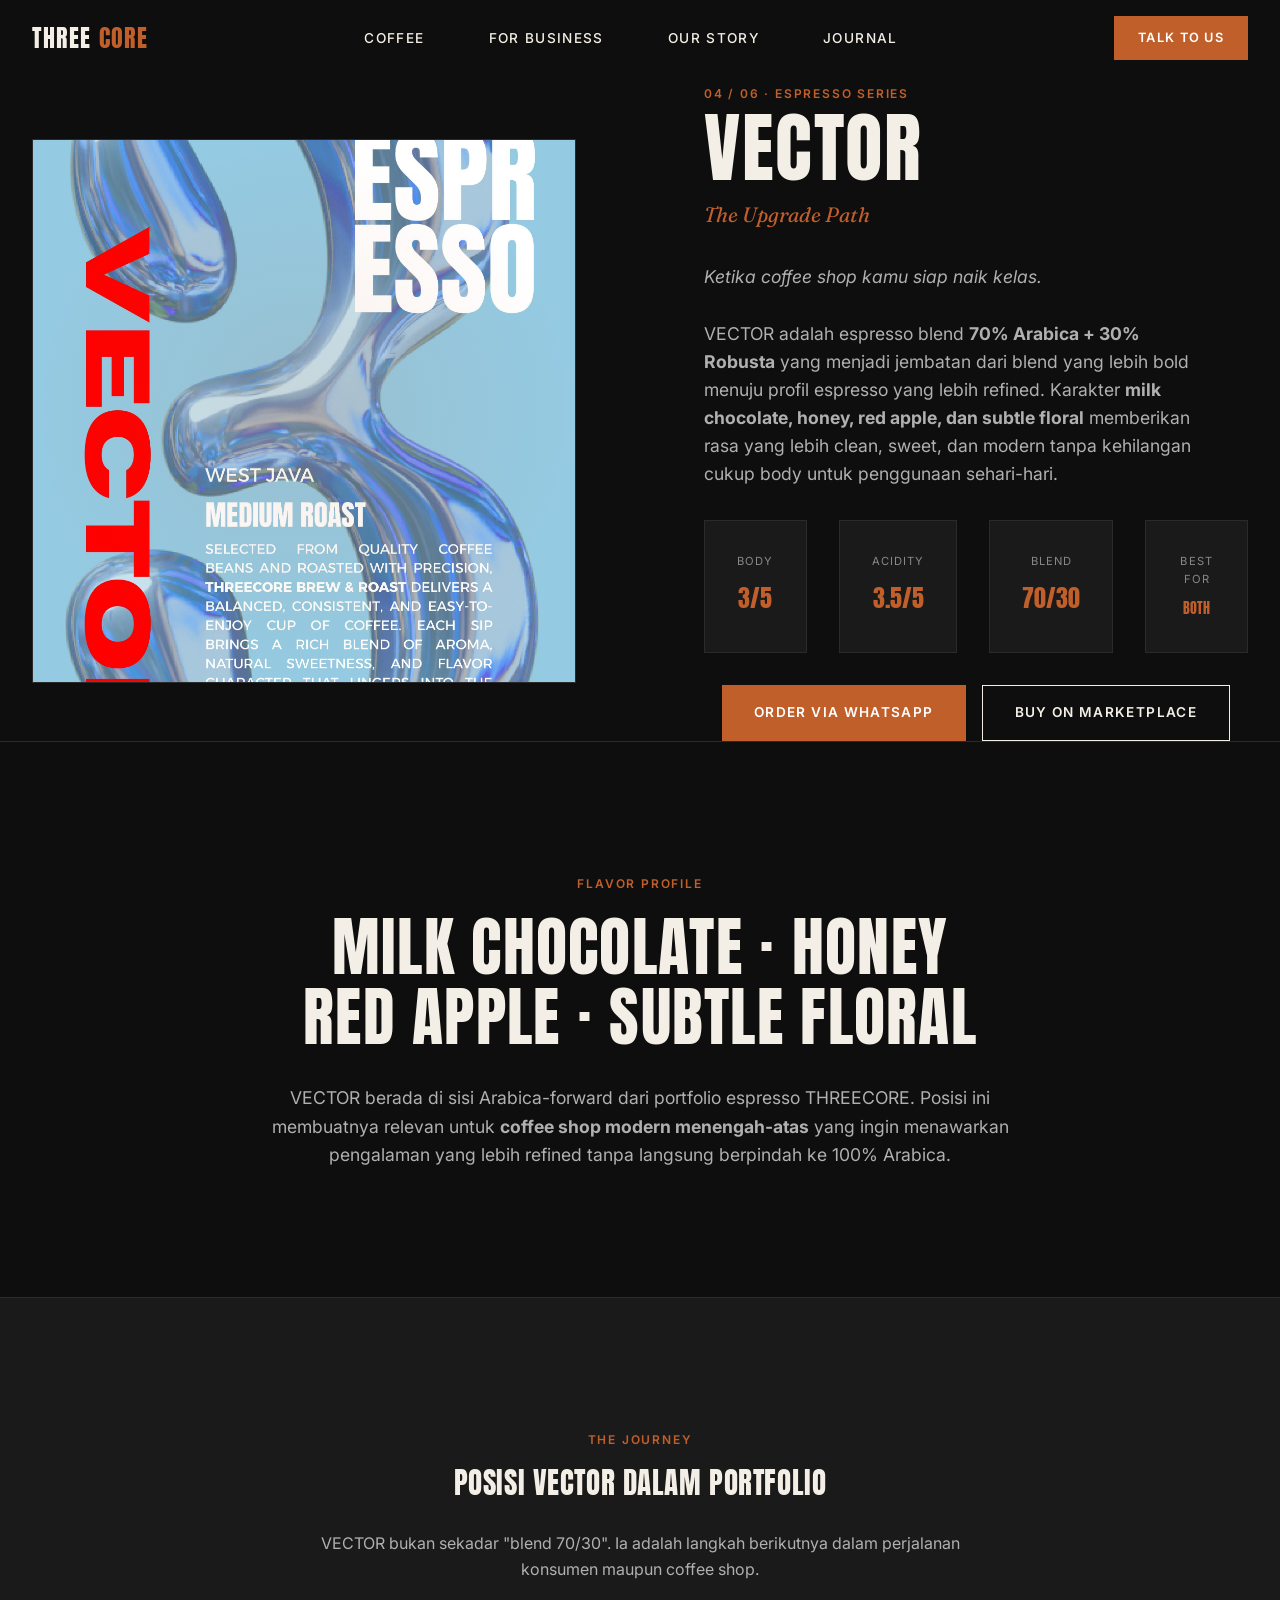
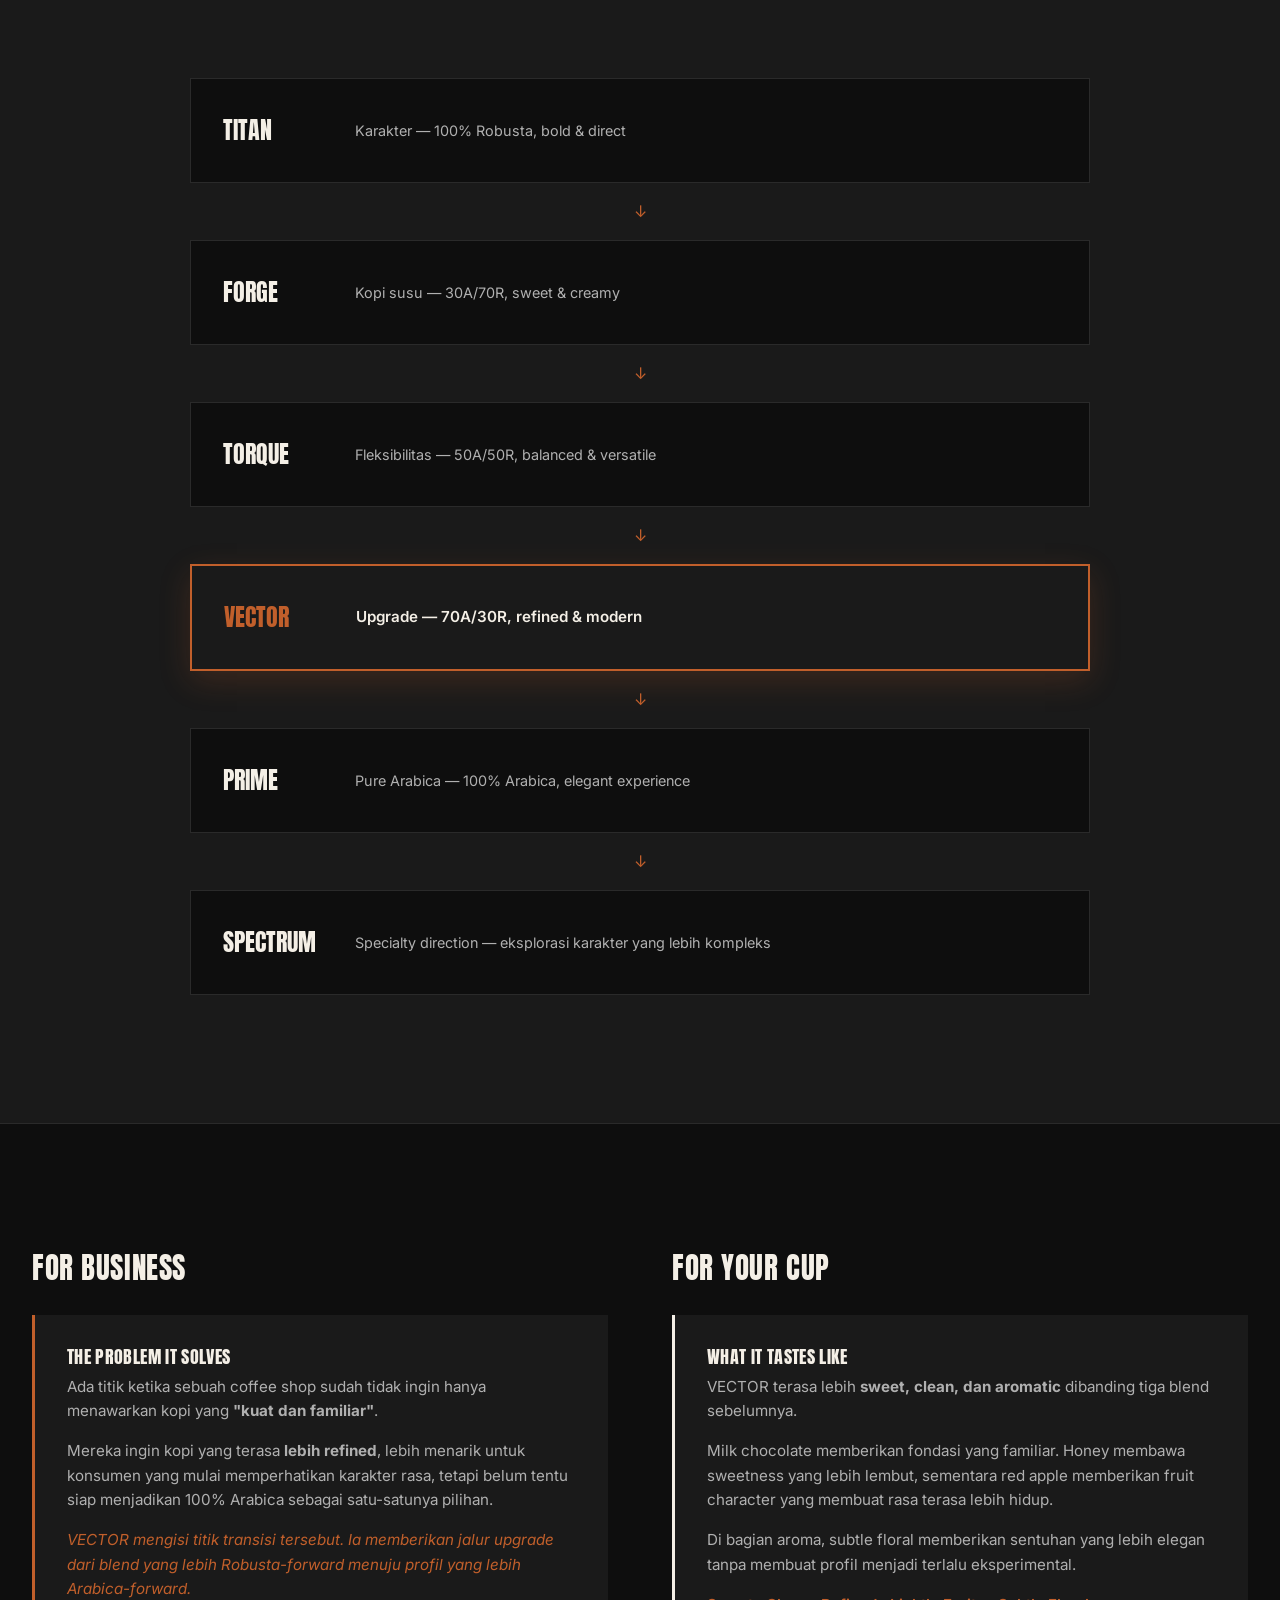
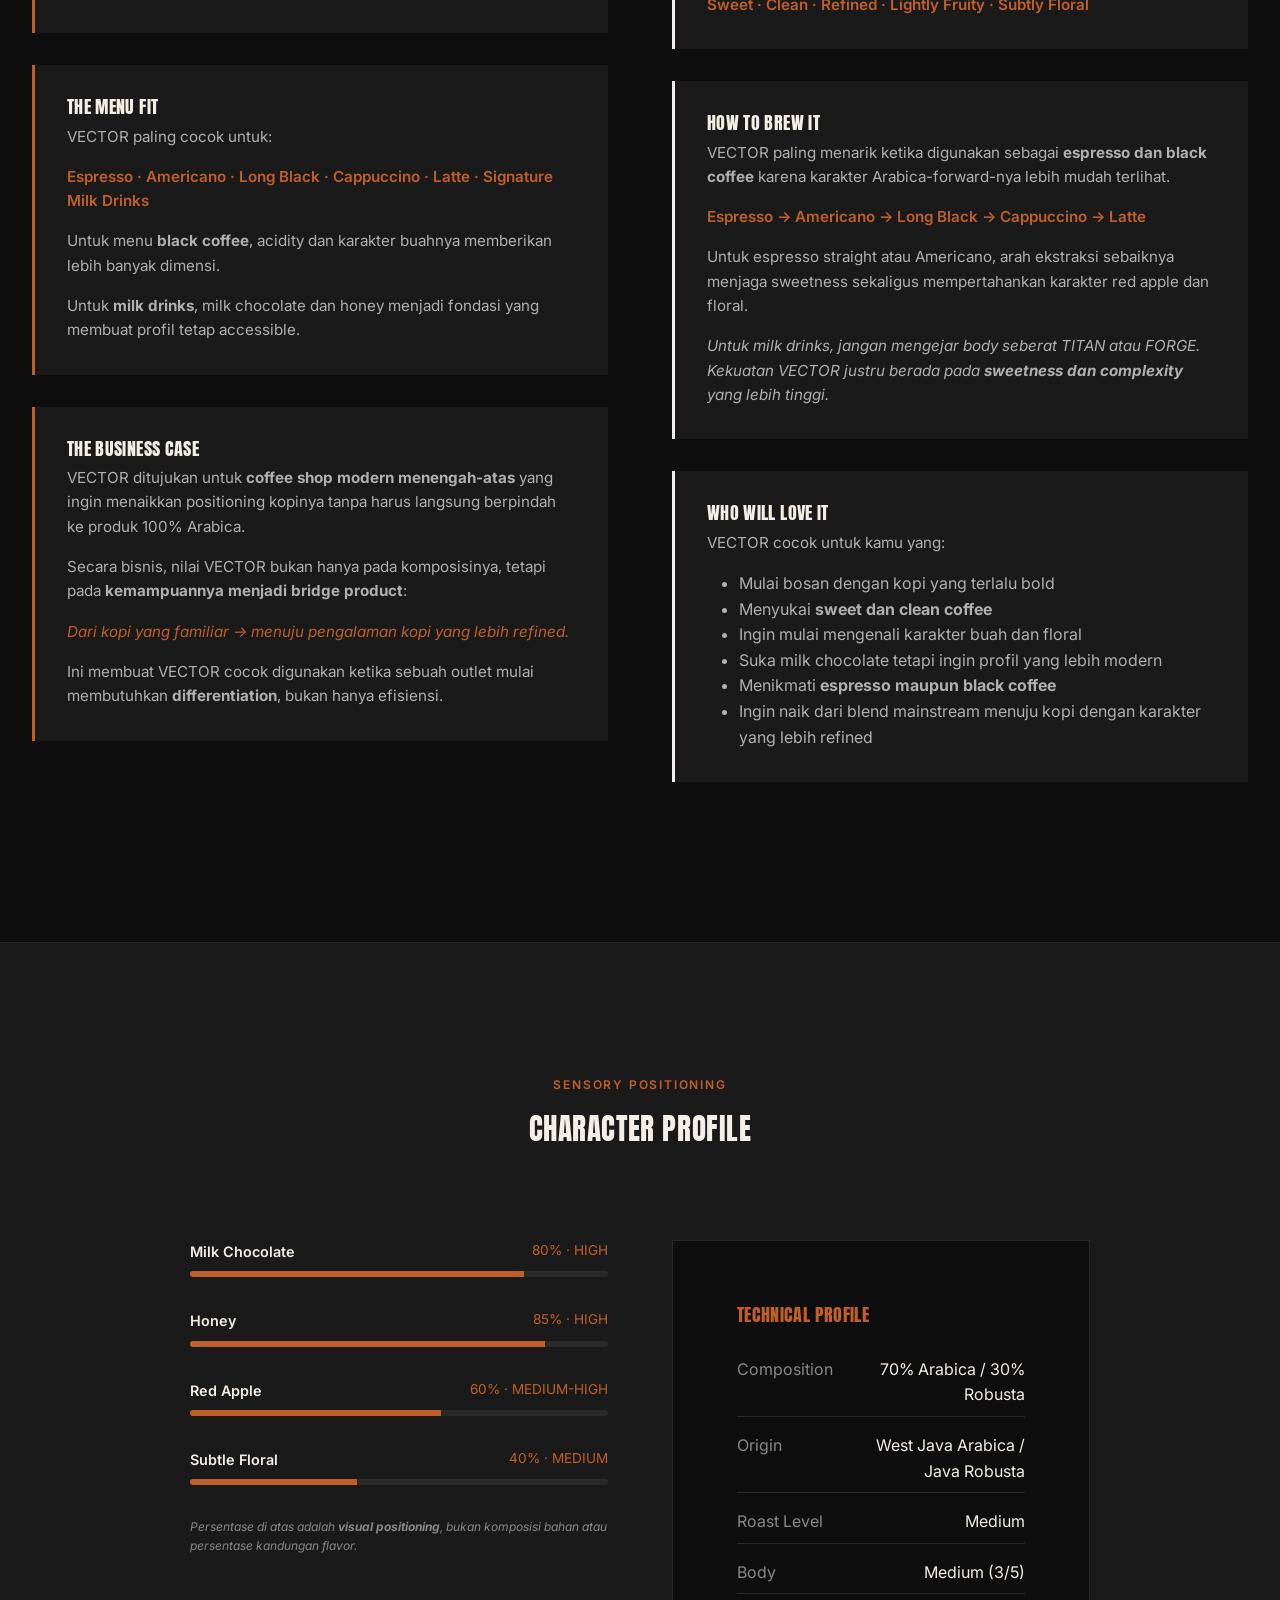
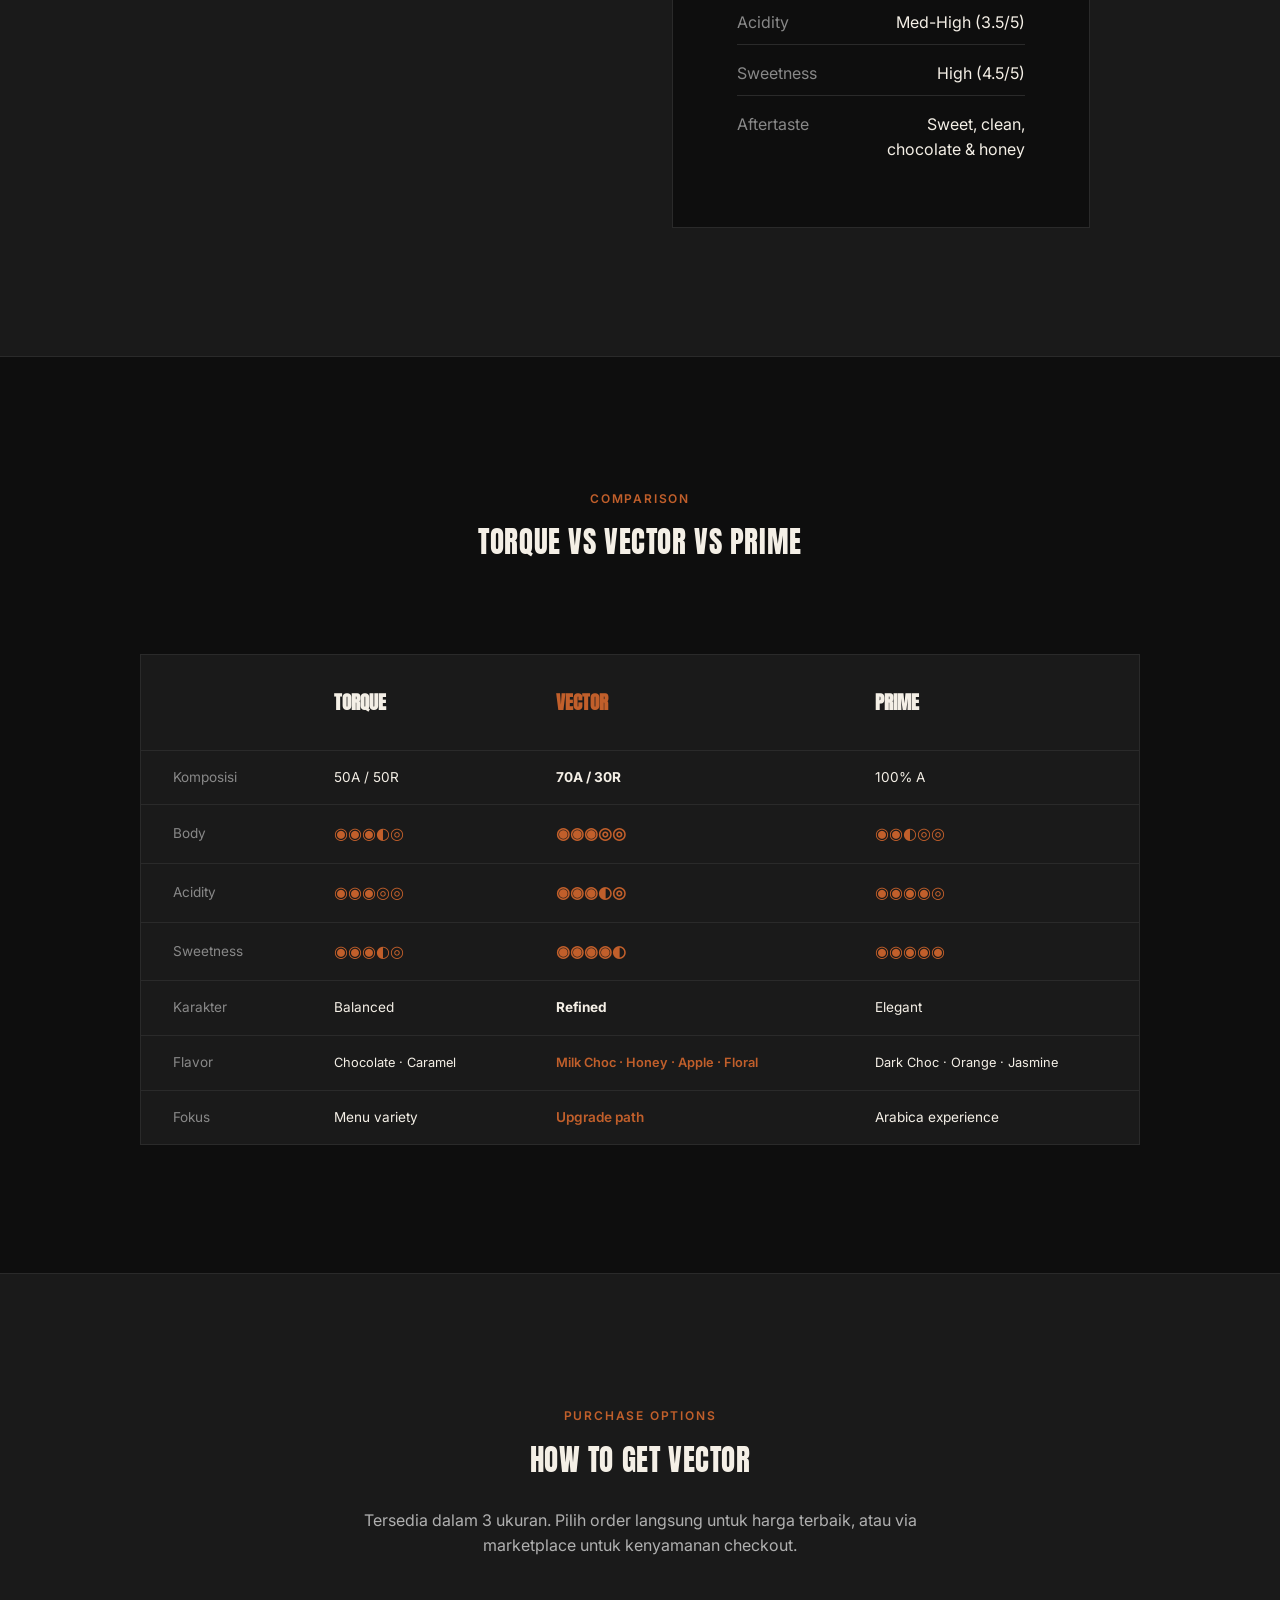
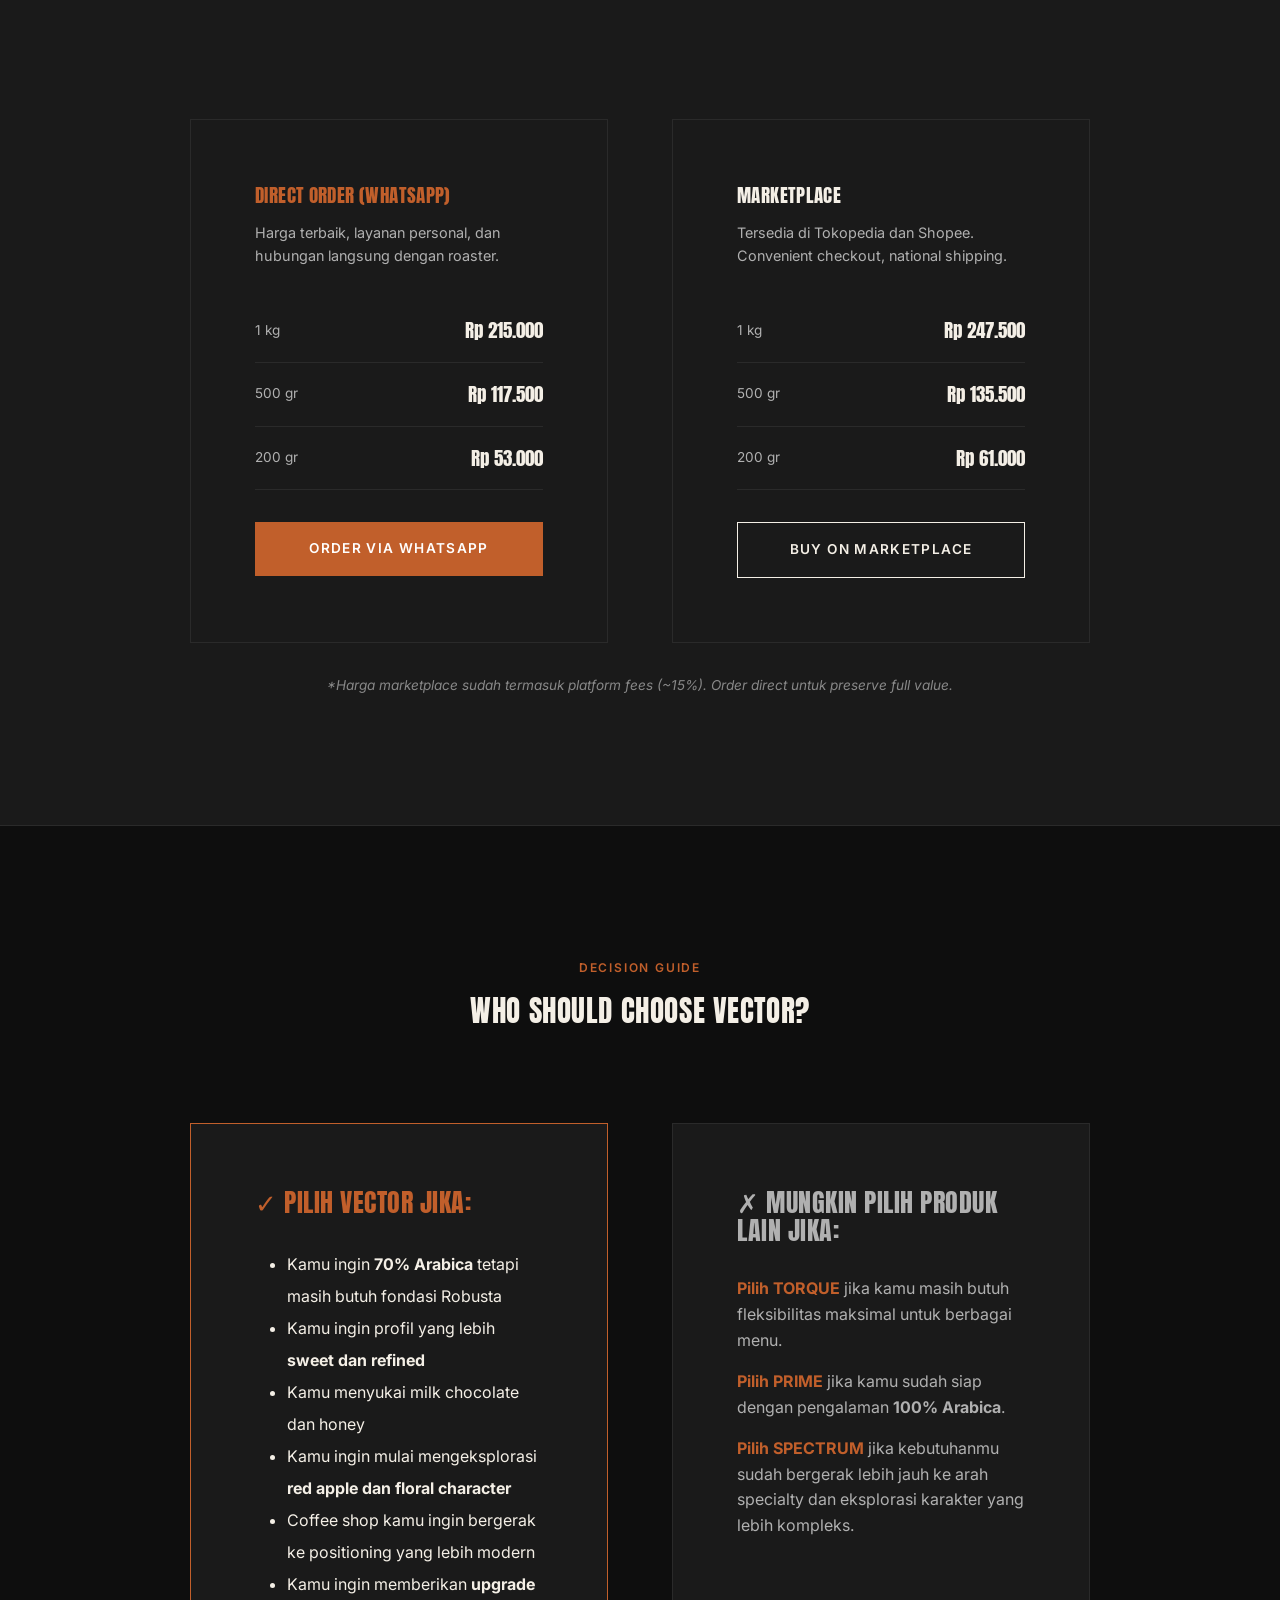
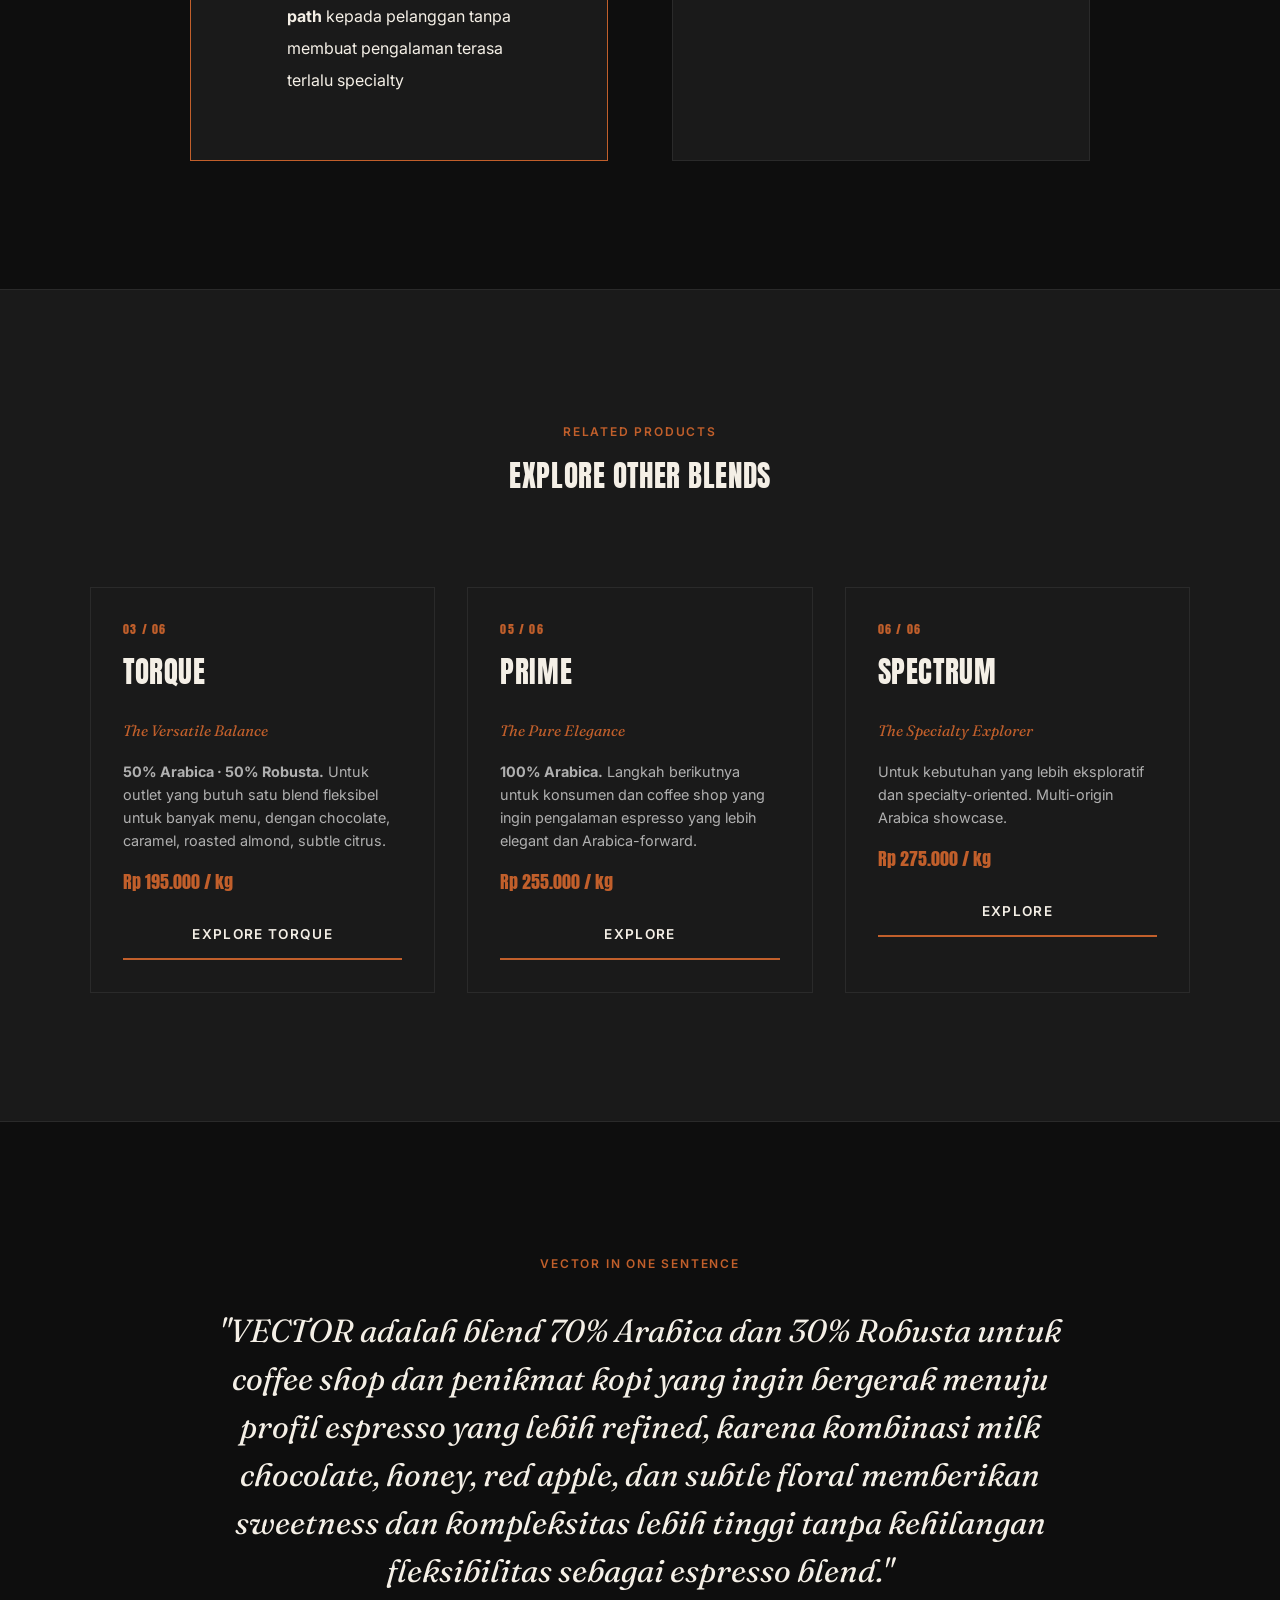
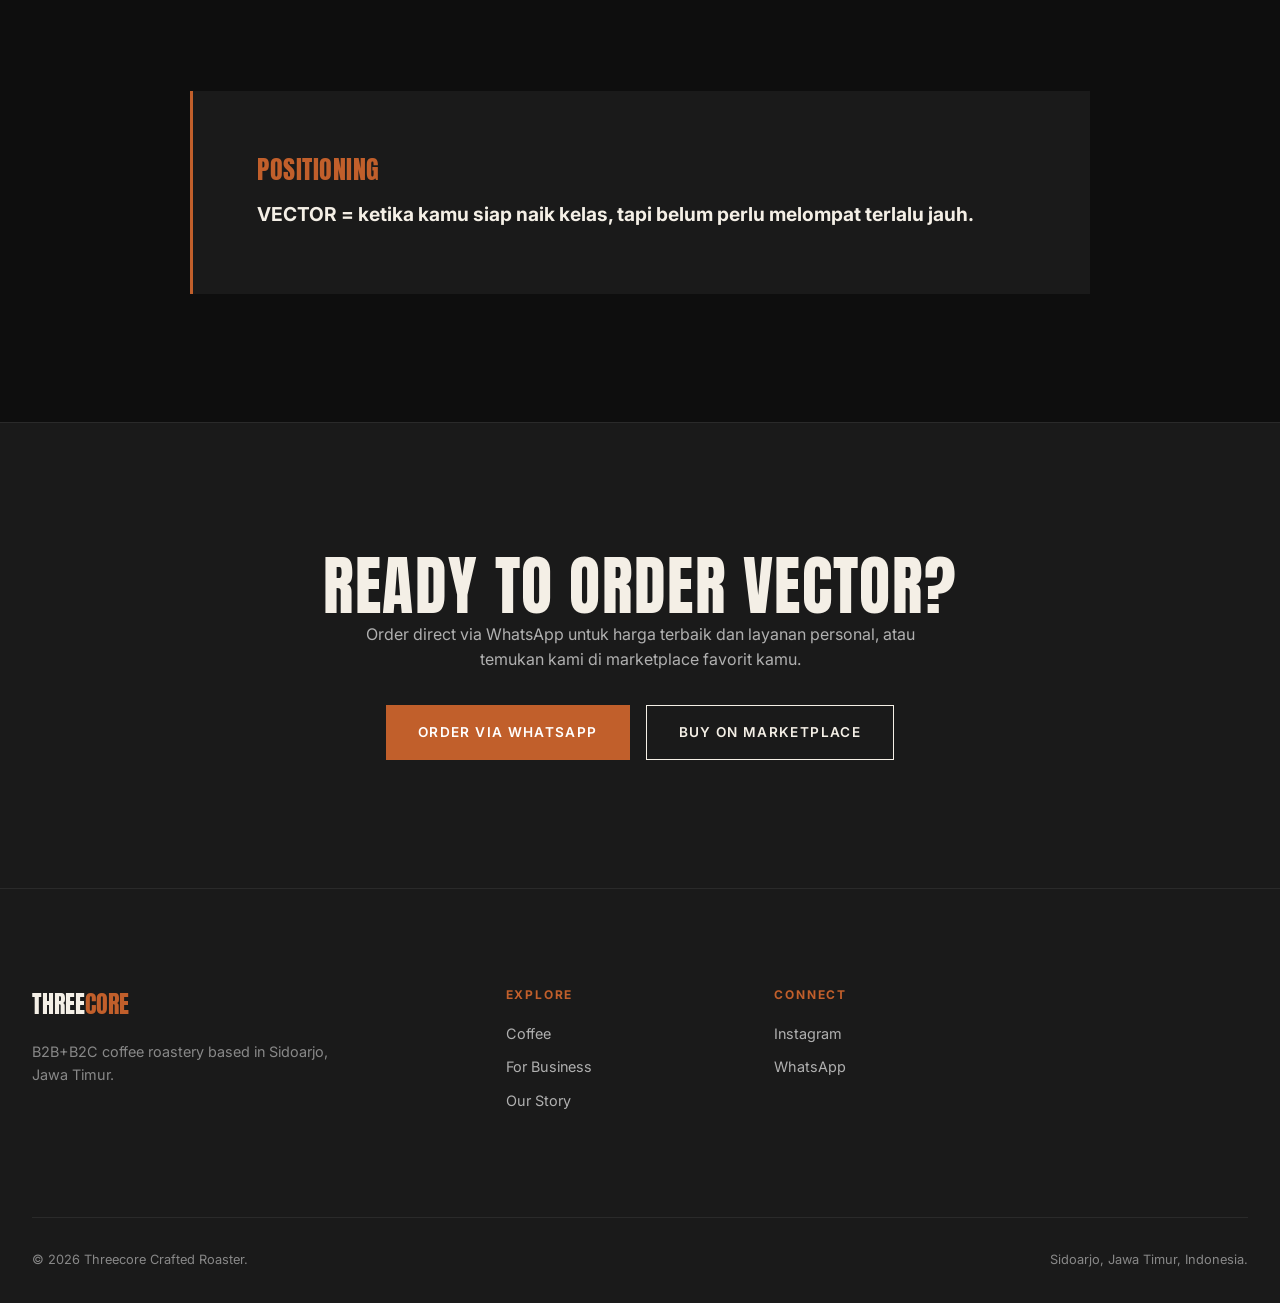
<file: product-vector.html>
<!DOCTYPE html>
<html lang="id">
<head>
  <meta charset="UTF-8">
  <meta name="viewport" content="width=device-width, initial-scale=1.0">
  <meta name="description" content="VECTOR adalah espresso blend 70% Arabica dan 30% Robusta dengan karakter milk chocolate, honey, red apple, dan subtle floral untuk coffee shop yang ingin naik ke profil yang lebih refined.">
  <title>VECTOR — The Upgrade Path | THREECORE</title>
  <link rel="stylesheet" href="css/style.css">
</head>
<body>

  <nav class="nav">
    <div class="nav-inner">
      <a href="index.html" class="nav-logo">THREE<span>CORE</span></a>
      <ul class="nav-links">
        <li><a href="coffee.html">Coffee</a></li>
        <li><a href="business.html">For Business</a></li>
        <li><a href="story.html">Our Story</a></li>
        <li><a href="journal.html">Journal</a></li>
      </ul>
      <a href="contact.html" class="nav-cta">Talk to Us</a>
      <button class="nav-mobile-toggle" aria-label="Open menu">☰</button>
    </div>
  </nav>

  <div class="mobile-menu">
    <button class="mobile-close" aria-label="Close menu">✕</button>
    <a href="coffee.html">Coffee</a>
    <a href="business.html">For Business</a>
    <a href="story.html">Our Story</a>
    <a href="journal.html">Journal</a>
    <a href="contact.html">Talk to Us</a>
  </div>

  <!-- Hero Section -->
  <section class="product-detail-hero">
    <div class="container">
      <div class="product-detail-grid">
        <div class="product-detail-visual reveal">
          <img src="images/products/vector.jpg" alt="VECTOR - The Upgrade Path" style="width:100%; height:100%; object-fit:cover;">
        </div>
        <div class="product-detail-info">
          <span class="label reveal">04 / 06 · Espresso Series</span>
          <h1 class="reveal reveal-delay-1">VECTOR</h1>
          <p class="product-detail-tagline reveal reveal-delay-1">The Upgrade Path</p>
          <p class="product-detail-description reveal reveal-delay-2">
            <em>Ketika coffee shop kamu siap naik kelas.</em><br><br>
            VECTOR adalah espresso blend <strong>70% Arabica + 30% Robusta</strong> yang menjadi jembatan dari blend yang lebih bold menuju profil espresso yang lebih refined. Karakter <strong>milk chocolate, honey, red apple, dan subtle floral</strong> memberikan rasa yang lebih clean, sweet, dan modern tanpa kehilangan cukup body untuk penggunaan sehari-hari.
          </p>
          <div class="reveal reveal-delay-2">
            <div class="flavor-profile-grid" style="margin-bottom: var(--space-md);">
              <div class="flavor-item">
                <div class="flavor-item-label">Body</div>
                <div class="flavor-item-value">3/5</div>
              </div>
              <div class="flavor-item">
                <div class="flavor-item-label">Acidity</div>
                <div class="flavor-item-value">3.5/5</div>
              </div>
              <div class="flavor-item">
                <div class="flavor-item-label">Blend</div>
                <div class="flavor-item-value">70/30</div>
              </div>
              <div class="flavor-item">
                <div class="flavor-item-label">Best For</div>
                <div class="flavor-item-value" style="font-size: 0.9rem;">BOTH</div>
              </div>
            </div>
          </div>
          <div class="btn-group reveal reveal-delay-3">
            <a href="https://wa.me/6281234567890?text=Hi%20Threecore%2C%20saya%20ingin%20order%20VECTOR" class="btn btn-primary" target="_blank">Order via WhatsApp</a>
            <a href="#" class="btn btn-secondary">Buy on Marketplace</a>
          </div>
        </div>
      </div>
    </div>
  </section>

  <!-- Flavor Profile Intro -->
  <section class="product-detail-section">
    <div class="container">
      <div style="max-width: 800px; margin: 0 auto; text-align: center;" class="reveal">
        <span class="label">Flavor Profile</span>
        <h2 style="margin-top: var(--space-sm); margin-bottom: var(--space-md);">MILK CHOCOLATE · HONEY<br>RED APPLE · SUBTLE FLORAL</h2>
        <p style="color: var(--tcr-gray-light); font-size: 1.1rem;">
          VECTOR berada di sisi Arabica-forward dari portfolio espresso THREECORE. Posisi ini membuatnya relevan untuk <strong>coffee shop modern menengah-atas</strong> yang ingin menawarkan pengalaman yang lebih refined tanpa langsung berpindah ke 100% Arabica.
        </p>
      </div>
    </div>
  </section>

  <!-- The Journey Visualization -->
  <section class="product-detail-section" style="background: var(--tcr-black-soft);">
    <div class="container">
      <div style="text-align: center; margin-bottom: var(--space-xl);" class="reveal">
        <span class="label">The Journey</span>
        <h3 style="margin-top: var(--space-sm);">POSISI VECTOR DALAM PORTFOLIO</h3>
        <p style="color: var(--tcr-gray-light); margin-top: var(--space-sm); max-width: 700px; margin-left: auto; margin-right: auto;">VECTOR bukan sekadar "blend 70/30". Ia adalah langkah berikutnya dalam perjalanan konsumen maupun coffee shop.</p>
      </div>
      <div style="max-width: 900px; margin: 0 auto;" class="reveal">
        <div style="display: flex; flex-direction: column; gap: var(--space-sm);">
          <div style="display: grid; grid-template-columns: 100px 1fr; gap: var(--space-md); align-items: center; padding: var(--space-md); background: var(--tcr-black); border: 1px solid var(--tcr-charcoal);">
            <div style="font-family: var(--font-display); font-size: 1.5rem; color: var(--tcr-cream);">TITAN</div>
            <div style="color: var(--tcr-gray-light); font-size: 0.9rem;">Karakter — 100% Robusta, bold & direct</div>
          </div>
          <div style="text-align: center; color: var(--tcr-copper);">↓</div>
          <div style="display: grid; grid-template-columns: 100px 1fr; gap: var(--space-md); align-items: center; padding: var(--space-md); background: var(--tcr-black); border: 1px solid var(--tcr-charcoal);">
            <div style="font-family: var(--font-display); font-size: 1.5rem; color: var(--tcr-cream);">FORGE</div>
            <div style="color: var(--tcr-gray-light); font-size: 0.9rem;">Kopi susu — 30A/70R, sweet & creamy</div>
          </div>
          <div style="text-align: center; color: var(--tcr-copper);">↓</div>
          <div style="display: grid; grid-template-columns: 100px 1fr; gap: var(--space-md); align-items: center; padding: var(--space-md); background: var(--tcr-black); border: 1px solid var(--tcr-charcoal);">
            <div style="font-family: var(--font-display); font-size: 1.5rem; color: var(--tcr-cream);">TORQUE</div>
            <div style="color: var(--tcr-gray-light); font-size: 0.9rem;">Fleksibilitas — 50A/50R, balanced & versatile</div>
          </div>
          <div style="text-align: center; color: var(--tcr-copper);">↓</div>
          <div style="display: grid; grid-template-columns: 100px 1fr; gap: var(--space-md); align-items: center; padding: var(--space-md); background: var(--tcr-black-soft); border: 2px solid var(--tcr-copper); box-shadow: 0 10px 30px rgba(193, 95, 43, 0.2);">
            <div style="font-family: var(--font-display); font-size: 1.5rem; color: var(--tcr-copper);">VECTOR</div>
            <div style="color: var(--tcr-cream); font-size: 0.95rem; font-weight: 600;">Upgrade — 70A/30R, refined & modern</div>
          </div>
          <div style="text-align: center; color: var(--tcr-copper);">↓</div>
          <div style="display: grid; grid-template-columns: 100px 1fr; gap: var(--space-md); align-items: center; padding: var(--space-md); background: var(--tcr-black); border: 1px solid var(--tcr-charcoal);">
            <div style="font-family: var(--font-display); font-size: 1.5rem; color: var(--tcr-cream);">PRIME</div>
            <div style="color: var(--tcr-gray-light); font-size: 0.9rem;">Pure Arabica — 100% Arabica, elegant experience</div>
          </div>
          <div style="text-align: center; color: var(--tcr-copper);">↓</div>
          <div style="display: grid; grid-template-columns: 100px 1fr; gap: var(--space-md); align-items: center; padding: var(--space-md); background: var(--tcr-black); border: 1px solid var(--tcr-charcoal);">
            <div style="font-family: var(--font-display); font-size: 1.5rem; color: var(--tcr-cream);">SPECTRUM</div>
            <div style="color: var(--tcr-gray-light); font-size: 0.9rem;">Specialty direction — eksplorasi karakter yang lebih kompleks</div>
          </div>
        </div>
      </div>
    </div>
  </section>

  <!-- For Business & For Your Cup -->
  <section class="product-detail-section">
    <div class="container">
      <div class="grid-2">
        <!-- For Business -->
        <div class="reveal">
          <h3>For Business</h3>
          <div class="business-reason-box">
            <h4>The Problem It Solves</h4>
            <p>Ada titik ketika sebuah coffee shop sudah tidak ingin hanya menawarkan kopi yang <strong>"kuat dan familiar"</strong>.</p>
            <p style="margin-top: var(--space-sm);">Mereka ingin kopi yang terasa <strong>lebih refined</strong>, lebih menarik untuk konsumen yang mulai memperhatikan karakter rasa, tetapi belum tentu siap menjadikan 100% Arabica sebagai satu-satunya pilihan.</p>
            <p style="margin-top: var(--space-sm); font-style: italic; color: var(--tcr-copper);">VECTOR mengisi titik transisi tersebut. Ia memberikan jalur upgrade dari blend yang lebih Robusta-forward menuju profil yang lebih Arabica-forward.</p>
          </div>
          <div class="business-reason-box">
            <h4>The Menu Fit</h4>
            <p>VECTOR paling cocok untuk:</p>
            <p style="margin-top: var(--space-sm); color: var(--tcr-copper); font-weight: 600;">Espresso · Americano · Long Black · Cappuccino · Latte · Signature Milk Drinks</p>
            <p style="margin-top: var(--space-sm);">Untuk menu <strong>black coffee</strong>, acidity dan karakter buahnya memberikan lebih banyak dimensi.</p>
            <p style="margin-top: var(--space-sm);">Untuk <strong>milk drinks</strong>, milk chocolate dan honey menjadi fondasi yang membuat profil tetap accessible.</p>
          </div>
          <div class="business-reason-box">
            <h4>The Business Case</h4>
            <p>VECTOR ditujukan untuk <strong>coffee shop modern menengah-atas</strong> yang ingin menaikkan positioning kopinya tanpa harus langsung berpindah ke produk 100% Arabica.</p>
            <p style="margin-top: var(--space-sm);">Secara bisnis, nilai VECTOR bukan hanya pada komposisinya, tetapi pada <strong>kemampuannya menjadi bridge product</strong>:</p>
            <p style="margin-top: var(--space-sm); font-style: italic; color: var(--tcr-copper);">Dari kopi yang familiar → menuju pengalaman kopi yang lebih refined.</p>
            <p style="margin-top: var(--space-sm);">Ini membuat VECTOR cocok digunakan ketika sebuah outlet mulai membutuhkan <strong>differentiation</strong>, bukan hanya efisiensi.</p>
          </div>
        </div>

        <!-- For Your Cup -->
        <div class="reveal reveal-delay-1">
          <h3>For Your Cup</h3>
          <div class="business-reason-box" style="border-left-color: var(--tcr-cream);">
            <h4>What It Tastes Like</h4>
            <p>VECTOR terasa lebih <strong>sweet, clean, dan aromatic</strong> dibanding tiga blend sebelumnya.</p>
            <p style="margin-top: var(--space-sm);">Milk chocolate memberikan fondasi yang familiar. Honey membawa sweetness yang lebih lembut, sementara red apple memberikan fruit character yang membuat rasa terasa lebih hidup.</p>
            <p style="margin-top: var(--space-sm);">Di bagian aroma, subtle floral memberikan sentuhan yang lebih elegan tanpa membuat profil menjadi terlalu eksperimental.</p>
            <p style="margin-top: var(--space-sm); color: var(--tcr-copper); font-weight: 600;">Sweet · Clean · Refined · Lightly Fruity · Subtly Floral</p>
          </div>
          <div class="business-reason-box" style="border-left-color: var(--tcr-cream);">
            <h4>How to Brew It</h4>
            <p>VECTOR paling menarik ketika digunakan sebagai <strong>espresso dan black coffee</strong> karena karakter Arabica-forward-nya lebih mudah terlihat.</p>
            <p style="margin-top: var(--space-sm); color: var(--tcr-copper); font-weight: 600;">Espresso → Americano → Long Black → Cappuccino → Latte</p>
            <p style="margin-top: var(--space-sm);">Untuk espresso straight atau Americano, arah ekstraksi sebaiknya menjaga sweetness sekaligus mempertahankan karakter red apple dan floral.</p>
            <p style="margin-top: var(--space-sm); font-style: italic; color: var(--tcr-gray-light);">Untuk milk drinks, jangan mengejar body seberat TITAN atau FORGE. Kekuatan VECTOR justru berada pada <strong>sweetness dan complexity</strong> yang lebih tinggi.</p>
          </div>
          <div class="business-reason-box" style="border-left-color: var(--tcr-cream);">
            <h4>Who Will Love It</h4>
            <p>VECTOR cocok untuk kamu yang:</p>
            <ul style="margin-top: var(--space-sm); padding-left: var(--space-md); color: var(--tcr-gray-light);">
              <li>Mulai bosan dengan kopi yang terlalu bold</li>
              <li>Menyukai <strong>sweet dan clean coffee</strong></li>
              <li>Ingin mulai mengenali karakter buah dan floral</li>
              <li>Suka milk chocolate tetapi ingin profil yang lebih modern</li>
              <li>Menikmati <strong>espresso maupun black coffee</strong></li>
              <li>Ingin naik dari blend mainstream menuju kopi dengan karakter yang lebih refined</li>
            </ul>
          </div>
        </div>
      </div>
    </div>
  </section>

  <!-- Sensory Positioning Bars -->
  <section class="product-detail-section" style="background: var(--tcr-black-soft);">
    <div class="container">
      <div style="text-align: center; margin-bottom: var(--space-xl);" class="reveal">
        <span class="label">Sensory Positioning</span>
        <h3 style="margin-top: var(--space-sm);">CHARACTER PROFILE</h3>
      </div>
      <div class="grid-2" style="max-width: 900px; margin: 0 auto;">
        <div class="reveal">
          <div style="display:flex; flex-direction:column; gap: var(--space-md);">
            <div>
              <div style="display:flex; justify-content:space-between; margin-bottom: 0.5rem;">
                <span style="font-size: 0.9rem; color: var(--tcr-cream); font-weight: 600;">Milk Chocolate</span>
                <span style="font-size: 0.85rem; color: var(--tcr-copper);">80% · HIGH</span>
              </div>
              <div style="height: 6px; background: var(--tcr-charcoal); border-radius: 3px; overflow: hidden;">
                <div style="width: 80%; height: 100%; background: var(--tcr-copper);"></div>
              </div>
            </div>
            <div>
              <div style="display:flex; justify-content:space-between; margin-bottom: 0.5rem;">
                <span style="font-size: 0.9rem; color: var(--tcr-cream); font-weight: 600;">Honey</span>
                <span style="font-size: 0.85rem; color: var(--tcr-copper);">85% · HIGH</span>
              </div>
              <div style="height: 6px; background: var(--tcr-charcoal); border-radius: 3px; overflow: hidden;">
                <div style="width: 85%; height: 100%; background: var(--tcr-copper);"></div>
              </div>
            </div>
            <div>
              <div style="display:flex; justify-content:space-between; margin-bottom: 0.5rem;">
                <span style="font-size: 0.9rem; color: var(--tcr-cream); font-weight: 600;">Red Apple</span>
                <span style="font-size: 0.85rem; color: var(--tcr-copper);">60% · MEDIUM-HIGH</span>
              </div>
              <div style="height: 6px; background: var(--tcr-charcoal); border-radius: 3px; overflow: hidden;">
                <div style="width: 60%; height: 100%; background: var(--tcr-copper);"></div>
              </div>
            </div>
            <div>
              <div style="display:flex; justify-content:space-between; margin-bottom: 0.5rem;">
                <span style="font-size: 0.9rem; color: var(--tcr-cream); font-weight: 600;">Subtle Floral</span>
                <span style="font-size: 0.85rem; color: var(--tcr-copper);">40% · MEDIUM</span>
              </div>
              <div style="height: 6px; background: var(--tcr-charcoal); border-radius: 3px; overflow: hidden;">
                <div style="width: 40%; height: 100%; background: var(--tcr-copper);"></div>
              </div>
            </div>
          </div>
          <p style="font-size: 0.75rem; color: var(--tcr-gray); margin-top: var(--space-md); font-style: italic;">
            Persentase di atas adalah <strong>visual positioning</strong>, bukan komposisi bahan atau persentase kandungan flavor.
          </p>
        </div>

        <!-- Technical Profile -->
        <div class="reveal reveal-delay-1" style="display:flex; flex-direction:column; justify-content:center;">
          <div style="padding: var(--space-lg); background: var(--tcr-black); border: 1px solid var(--tcr-charcoal);">
            <h4 style="font-size: 1.1rem; margin-bottom: var(--space-md); color: var(--tcr-copper);">Technical Profile</h4>
            <div style="display:flex; flex-direction:column; gap: var(--space-sm);">
              <div style="display:flex; justify-content:space-between; padding-bottom: var(--space-xs); border-bottom: 1px solid var(--tcr-charcoal);">
                <span style="color: var(--tcr-gray);">Composition</span>
                <span style="color: var(--tcr-cream); text-align: right; max-width: 60%;">70% Arabica / 30% Robusta</span>
              </div>
              <div style="display:flex; justify-content:space-between; padding-bottom: var(--space-xs); border-bottom: 1px solid var(--tcr-charcoal);">
                <span style="color: var(--tcr-gray);">Origin</span>
                <span style="color: var(--tcr-cream); text-align: right; max-width: 60%;">West Java Arabica / Java Robusta</span>
              </div>
              <div style="display:flex; justify-content:space-between; padding-bottom: var(--space-xs); border-bottom: 1px solid var(--tcr-charcoal);">
                <span style="color: var(--tcr-gray);">Roast Level</span>
                <span style="color: var(--tcr-cream);">Medium</span>
              </div>
              <div style="display:flex; justify-content:space-between; padding-bottom: var(--space-xs); border-bottom: 1px solid var(--tcr-charcoal);">
                <span style="color: var(--tcr-gray);">Body</span>
                <span style="color: var(--tcr-cream);">Medium (3/5)</span>
              </div>
              <div style="display:flex; justify-content:space-between; padding-bottom: var(--space-xs); border-bottom: 1px solid var(--tcr-charcoal);">
                <span style="color: var(--tcr-gray);">Acidity</span>
                <span style="color: var(--tcr-cream);">Med-High (3.5/5)</span>
              </div>
              <div style="display:flex; justify-content:space-between; padding-bottom: var(--space-xs); border-bottom: 1px solid var(--tcr-charcoal);">
                <span style="color: var(--tcr-gray);">Sweetness</span>
                <span style="color: var(--tcr-cream);">High (4.5/5)</span>
              </div>
              <div style="display:flex; justify-content:space-between;">
                <span style="color: var(--tcr-gray);">Aftertaste</span>
                <span style="color: var(--tcr-cream); text-align: right; max-width: 60%;">Sweet, clean, chocolate & honey</span>
              </div>
            </div>
          </div>
        </div>
      </div>
    </div>
  </section>

  <!-- Comparison Table -->
  <section class="product-detail-section">
    <div class="container">
      <div style="text-align: center; margin-bottom: var(--space-xl);" class="reveal">
        <span class="label">Comparison</span>
        <h3 style="margin-top: var(--space-sm);">TORQUE vs VECTOR vs PRIME</h3>
      </div>
      <div style="max-width: 1000px; margin: 0 auto; overflow-x: auto;" class="reveal">
        <table style="width: 100%; border-collapse: collapse; background: var(--tcr-black-soft); border: 1px solid var(--tcr-charcoal);">
          <thead>
            <tr style="border-bottom: 1px solid var(--tcr-charcoal);">
              <th style="padding: var(--space-md); text-align: left; color: var(--tcr-gray); font-size: 0.8rem; text-transform: uppercase; letter-spacing: 0.1em;"></th>
              <th style="padding: var(--space-md); text-align: left; color: var(--tcr-cream); font-family: var(--font-display); font-size: 1.2rem;">TORQUE</th>
              <th style="padding: var(--space-md); text-align: left; color: var(--tcr-copper); font-family: var(--font-display); font-size: 1.2rem;">VECTOR</th>
              <th style="padding: var(--space-md); text-align: left; color: var(--tcr-cream); font-family: var(--font-display); font-size: 1.2rem;">PRIME</th>
            </tr>
          </thead>
          <tbody>
            <tr style="border-bottom: 1px solid var(--tcr-charcoal);">
              <td style="padding: var(--space-sm) var(--space-md); color: var(--tcr-gray); font-size: 0.85rem;">Komposisi</td>
              <td style="padding: var(--space-sm) var(--space-md); color: var(--tcr-cream); font-size: 0.85rem;">50A / 50R</td>
              <td style="padding: var(--space-sm) var(--space-md); color: var(--tcr-cream); font-size: 0.85rem;"><strong>70A / 30R</strong></td>
              <td style="padding: var(--space-sm) var(--space-md); color: var(--tcr-cream); font-size: 0.85rem;">100% A</td>
            </tr>
            <tr style="border-bottom: 1px solid var(--tcr-charcoal);">
              <td style="padding: var(--space-sm) var(--space-md); color: var(--tcr-gray); font-size: 0.85rem;">Body</td>
              <td style="padding: var(--space-sm) var(--space-md); color: var(--tcr-copper);">◉◉◉◐◎</td>
              <td style="padding: var(--space-sm) var(--space-md); color: var(--tcr-copper);"><strong>◉◉◉◎◎</strong></td>
              <td style="padding: var(--space-sm) var(--space-md); color: var(--tcr-copper);">◉◉◐◎◎</td>
            </tr>
            <tr style="border-bottom: 1px solid var(--tcr-charcoal);">
              <td style="padding: var(--space-sm) var(--space-md); color: var(--tcr-gray); font-size: 0.85rem;">Acidity</td>
              <td style="padding: var(--space-sm) var(--space-md); color: var(--tcr-copper);">◉◉◉◎◎</td>
              <td style="padding: var(--space-sm) var(--space-md); color: var(--tcr-copper);"><strong>◉◉◉◐◎</strong></td>
              <td style="padding: var(--space-sm) var(--space-md); color: var(--tcr-copper);">◉◉◉◉◎</td>
            </tr>
            <tr style="border-bottom: 1px solid var(--tcr-charcoal);">
              <td style="padding: var(--space-sm) var(--space-md); color: var(--tcr-gray); font-size: 0.85rem;">Sweetness</td>
              <td style="padding: var(--space-sm) var(--space-md); color: var(--tcr-copper);">◉◉◉◐◎</td>
              <td style="padding: var(--space-sm) var(--space-md); color: var(--tcr-copper);"><strong>◉◉◉◉◐</strong></td>
              <td style="padding: var(--space-sm) var(--space-md); color: var(--tcr-copper);">◉◉◉◉◉</td>
            </tr>
            <tr style="border-bottom: 1px solid var(--tcr-charcoal);">
              <td style="padding: var(--space-sm) var(--space-md); color: var(--tcr-gray); font-size: 0.85rem;">Karakter</td>
              <td style="padding: var(--space-sm) var(--space-md); color: var(--tcr-cream); font-size: 0.85rem;">Balanced</td>
              <td style="padding: var(--space-sm) var(--space-md); color: var(--tcr-cream); font-size: 0.85rem;"><strong>Refined</strong></td>
              <td style="padding: var(--space-sm) var(--space-md); color: var(--tcr-cream); font-size: 0.85rem;">Elegant</td>
            </tr>
            <tr style="border-bottom: 1px solid var(--tcr-charcoal);">
              <td style="padding: var(--space-sm) var(--space-md); color: var(--tcr-gray); font-size: 0.85rem;">Flavor</td>
              <td style="padding: var(--space-sm) var(--space-md); color: var(--tcr-cream); font-size: 0.8rem;">Chocolate · Caramel</td>
              <td style="padding: var(--space-sm) var(--space-md); color: var(--tcr-copper); font-weight: 600; font-size: 0.8rem;">Milk Choc · Honey · Apple · Floral</td>
              <td style="padding: var(--space-sm) var(--space-md); color: var(--tcr-cream); font-size: 0.8rem;">Dark Choc · Orange · Jasmine</td>
            </tr>
            <tr>
              <td style="padding: var(--space-sm) var(--space-md); color: var(--tcr-gray); font-size: 0.85rem;">Fokus</td>
              <td style="padding: var(--space-sm) var(--space-md); color: var(--tcr-cream); font-size: 0.85rem;">Menu variety</td>
              <td style="padding: var(--space-sm) var(--space-md); color: var(--tcr-copper); font-weight: 600; font-size: 0.85rem;">Upgrade path</td>
              <td style="padding: var(--space-sm) var(--space-md); color: var(--tcr-cream); font-size: 0.85rem;">Arabica experience</td>
            </tr>
          </tbody>
        </table>
      </div>
    </div>
  </section>

  <!-- Purchase Options -->
<section class="product-detail-section" style="background: var(--tcr-black-soft);">
  <div class="container">
    <div style="text-align: center; margin-bottom: var(--space-xl);" class="reveal">
      <span class="label">Purchase Options</span>
      <h3 style="margin-top: var(--space-sm);">HOW TO GET VECTOR</h3>
      <p style="color: var(--tcr-gray-light); margin-top: var(--space-sm); max-width: 600px; margin-left: auto; margin-right: auto;">
        Tersedia dalam 3 ukuran. Pilih order langsung untuk harga terbaik, atau via marketplace untuk kenyamanan checkout.
      </p>
    </div>
    <div class="grid-2" style="max-width: 900px; margin: 0 auto;">
      <div class="purchase-box reveal">
        <h4 style="font-size: 1.2rem; margin-bottom: var(--space-sm); color: var(--tcr-copper);">Direct Order (WhatsApp)</h4>
        <p style="color: var(--tcr-gray-light); font-size: 0.9rem; margin-bottom: var(--space-md);">
          Harga terbaik, layanan personal, dan hubungan langsung dengan roaster.
        </p>
        <div class="purchase-option">
          <span class="purchase-option-label">1 kg</span>
          <span class="purchase-option-price">Rp 215.000</span>
        </div>
        <div class="purchase-option">
          <span class="purchase-option-label">500 gr</span>
          <span class="purchase-option-price">Rp 117.500</span>
        </div>
        <div class="purchase-option">
          <span class="purchase-option-label">200 gr</span>
          <span class="purchase-option-price">Rp 53.000</span>
        </div>
        <a href="https://wa.me/6281234567890?text=Hi%20Threecore%2C%20saya%20ingin%20order%20VECTOR" class="btn btn-primary" style="width:100%; margin-top: var(--space-md);" target="_blank">Order via WhatsApp</a>
      </div>
      <div class="purchase-box reveal reveal-delay-1">
        <h4 style="font-size: 1.2rem; margin-bottom: var(--space-sm); color: var(--tcr-cream);">Marketplace</h4>
        <p style="color: var(--tcr-gray-light); font-size: 0.9rem; margin-bottom: var(--space-md);">
          Tersedia di Tokopedia dan Shopee. Convenient checkout, national shipping.
        </p>
        <div class="purchase-option">
          <span class="purchase-option-label">1 kg</span>
          <span class="purchase-option-price">Rp 247.500</span>
        </div>
        <div class="purchase-option">
          <span class="purchase-option-label">500 gr</span>
          <span class="purchase-option-price">Rp 135.500</span>
        </div>
        <div class="purchase-option">
          <span class="purchase-option-label">200 gr</span>
          <span class="purchase-option-price">Rp 61.000</span>
        </div>
        <a href="#" class="btn btn-secondary" style="width:100%; margin-top: var(--space-md);">Buy on Marketplace</a>
      </div>
    </div>
    <p style="text-align: center; margin-top: var(--space-md); color: var(--tcr-gray); font-size: 0.85rem; font-style: italic;">
      *Harga marketplace sudah termasuk platform fees (~15%). Order direct untuk preserve full value.
    </p>
  </div>
</section>

  <!-- Who Should Choose VECTOR -->
  <section class="product-detail-section">
    <div class="container">
      <div style="text-align: center; margin-bottom: var(--space-xl);" class="reveal">
        <span class="label">Decision Guide</span>
        <h3 style="margin-top: var(--space-sm);">WHO SHOULD CHOOSE VECTOR?</h3>
      </div>
      <div class="grid-2" style="max-width: 900px; margin: 0 auto;">
        <!-- Choose VECTOR -->
        <div class="reveal" style="padding: var(--space-lg); background: var(--tcr-black-soft); border: 1px solid var(--tcr-copper);">
          <h4 style="color: var(--tcr-copper); margin-bottom: var(--space-md);">✓ Pilih VECTOR jika:</h4>
          <ul style="padding-left: var(--space-md); color: var(--tcr-cream); line-height: 2;">
            <li>Kamu ingin <strong>70% Arabica</strong> tetapi masih butuh fondasi Robusta</li>
            <li>Kamu ingin profil yang lebih <strong>sweet dan refined</strong></li>
            <li>Kamu menyukai milk chocolate dan honey</li>
            <li>Kamu ingin mulai mengeksplorasi <strong>red apple dan floral character</strong></li>
            <li>Coffee shop kamu ingin bergerak ke positioning yang lebih modern</li>
            <li>Kamu ingin memberikan <strong>upgrade path</strong> kepada pelanggan tanpa membuat pengalaman terasa terlalu specialty</li>
          </ul>
        </div>

        <!-- Choose Others -->
        <div class="reveal reveal-delay-1" style="padding: var(--space-lg); background: var(--tcr-black-soft); border: 1px solid var(--tcr-charcoal);">
          <h4 style="color: var(--tcr-gray-light); margin-bottom: var(--space-md);">✗ Mungkin pilih produk lain jika:</h4>
          <p style="color: var(--tcr-gray-light); margin-bottom: var(--space-sm);">
            <strong style="color: var(--tcr-copper);">Pilih TORQUE</strong> jika kamu masih butuh fleksibilitas maksimal untuk berbagai menu.
          </p>
          <p style="color: var(--tcr-gray-light); margin-bottom: var(--space-sm);">
            <strong style="color: var(--tcr-copper);">Pilih PRIME</strong> jika kamu sudah siap dengan pengalaman <strong>100% Arabica</strong>.
          </p>
          <p style="color: var(--tcr-gray-light);">
            <strong style="color: var(--tcr-copper);">Pilih SPECTRUM</strong> jika kebutuhanmu sudah bergerak lebih jauh ke arah specialty dan eksplorasi karakter yang lebih kompleks.
          </p>
        </div>
      </div>
    </div>
  </section>

  <!-- Related Products -->
  <section class="product-detail-section" style="background: var(--tcr-black-soft);">
    <div class="container">
      <div style="text-align: center; margin-bottom: var(--space-xl);" class="reveal">
        <span class="label">Related Products</span>
        <h3 style="margin-top: var(--space-sm);">EXPLORE OTHER BLENDS</h3>
      </div>
      <div class="grid-3" style="max-width: 1100px; margin: 0 auto;">
        <div class="product-card reveal">
          <div class="product-card-number">03 / 06</div>
          <h3 class="product-card-name">TORQUE</h3>
          <p class="product-card-tagline">The Versatile Balance</p>
          <p style="color: var(--tcr-gray-light); font-size: 0.9rem; margin-bottom: var(--space-sm);">
            <strong>50% Arabica · 50% Robusta.</strong> Untuk outlet yang butuh satu blend fleksibel untuk banyak menu, dengan chocolate, caramel, roasted almond, subtle citrus.
          </p>
          <div class="product-card-price">Rp 195.000 / kg</div>
          <a href="product-torque.html" class="btn btn-ghost">Explore TORQUE</a>
        </div>
        <div class="product-card reveal reveal-delay-1">
          <div class="product-card-number">05 / 06</div>
          <h3 class="product-card-name">PRIME</h3>
          <p class="product-card-tagline">The Pure Elegance</p>
          <p style="color: var(--tcr-gray-light); font-size: 0.9rem; margin-bottom: var(--space-sm);">
            <strong>100% Arabica.</strong> Langkah berikutnya untuk konsumen dan coffee shop yang ingin pengalaman espresso yang lebih elegant dan Arabica-forward.
          </p>
          <div class="product-card-price">Rp 255.000 / kg</div>
          <a href="coffee.html#espresso" class="btn btn-ghost">Explore</a>
        </div>
        <div class="product-card reveal reveal-delay-2">
          <div class="product-card-number">06 / 06</div>
          <h3 class="product-card-name">SPECTRUM</h3>
          <p class="product-card-tagline">The Specialty Explorer</p>
          <p style="color: var(--tcr-gray-light); font-size: 0.9rem; margin-bottom: var(--space-sm);">
            Untuk kebutuhan yang lebih eksploratif dan specialty-oriented. Multi-origin Arabica showcase.
          </p>
          <div class="product-card-price">Rp 275.000 / kg</div>
          <a href="coffee.html#espresso" class="btn btn-ghost">Explore</a>
        </div>
      </div>
    </div>
  </section>

  <!-- Closing Statement -->
  <section class="product-detail-section">
    <div class="container">
      <div style="max-width: 900px; margin: 0 auto; text-align: center;" class="reveal">
        <span class="label">VECTOR in One Sentence</span>
        <p style="font-family: var(--font-accent); font-style: italic; font-size: clamp(1.3rem, 3vw, 2rem); color: var(--tcr-cream); line-height: 1.5; margin: var(--space-md) 0 var(--space-lg);">
          "VECTOR adalah blend 70% Arabica dan 30% Robusta untuk coffee shop dan penikmat kopi yang ingin bergerak menuju profil espresso yang lebih refined, karena kombinasi milk chocolate, honey, red apple, dan subtle floral memberikan sweetness dan kompleksitas lebih tinggi tanpa kehilangan fleksibilitas sebagai espresso blend."
        </p>
        <div style="padding: var(--space-lg); background: var(--tcr-black-soft); border-left: 3px solid var(--tcr-copper); text-align: left; margin-top: var(--space-xl);">
          <h4 style="color: var(--tcr-copper); margin-bottom: var(--space-sm);">POSITIONING</h4>
          <p style="color: var(--tcr-cream); font-size: 1.2rem;"><strong>VECTOR = ketika kamu siap naik kelas, tapi belum perlu melompat terlalu jauh.</strong></p>
        </div>
      </div>
    </div>
  </section>

  <!-- Final CTA -->
  <section class="product-detail-section" style="background: var(--tcr-black-soft);">
    <div class="container" style="text-align: center;">
      <h2 class="reveal">READY TO ORDER VECTOR?</h2>
      <p class="reveal" style="color: var(--tcr-gray-light); margin-bottom: var(--space-md); max-width: 600px; margin-left: auto; margin-right: auto;">
        Order direct via WhatsApp untuk harga terbaik dan layanan personal, atau temukan kami di marketplace favorit kamu.
      </p>
      <div class="btn-group reveal" style="justify-content:center;">
        <a href="https://wa.me/6281234567890?text=Hi%20Threecore%2C%20saya%20ingin%20order%20VECTOR" class="btn btn-primary" target="_blank">Order via WhatsApp</a>
        <a href="#" class="btn btn-secondary">Buy on Marketplace</a>
      </div>
    </div>
  </section>

  <!-- Footer -->
  <footer class="footer">
    <div class="container">
      <div class="footer-grid">
        <div>
          <div class="footer-brand">THREE<span>CORE</span></div>
          <p class="footer-desc">B2B+B2C coffee roastery based in Sidoarjo, Jawa Timur.</p>
        </div>
        <div class="footer-col">
          <h5>Explore</h5>
          <ul>
            <li><a href="coffee.html">Coffee</a></li>
            <li><a href="business.html">For Business</a></li>
            <li><a href="story.html">Our Story</a></li>
          </ul>
        </div>
        <div class="footer-col">
          <h5>Connect</h5>
          <ul>
            <li><a href="https://instagram.com/threecoreroaster" target="_blank">Instagram</a></li>
            <li><a href="https://wa.me/6281234567890" target="_blank">WhatsApp</a></li>
          </ul>
        </div>
      </div>
      <div class="footer-bottom">
        <p>© 2026 Threecore Crafted Roaster.</p>
        <p>Sidoarjo, Jawa Timur, Indonesia.</p>
      </div>
    </div>
  </footer>

  <script src="js/main.js"></script>
</body>
</html>
</file>
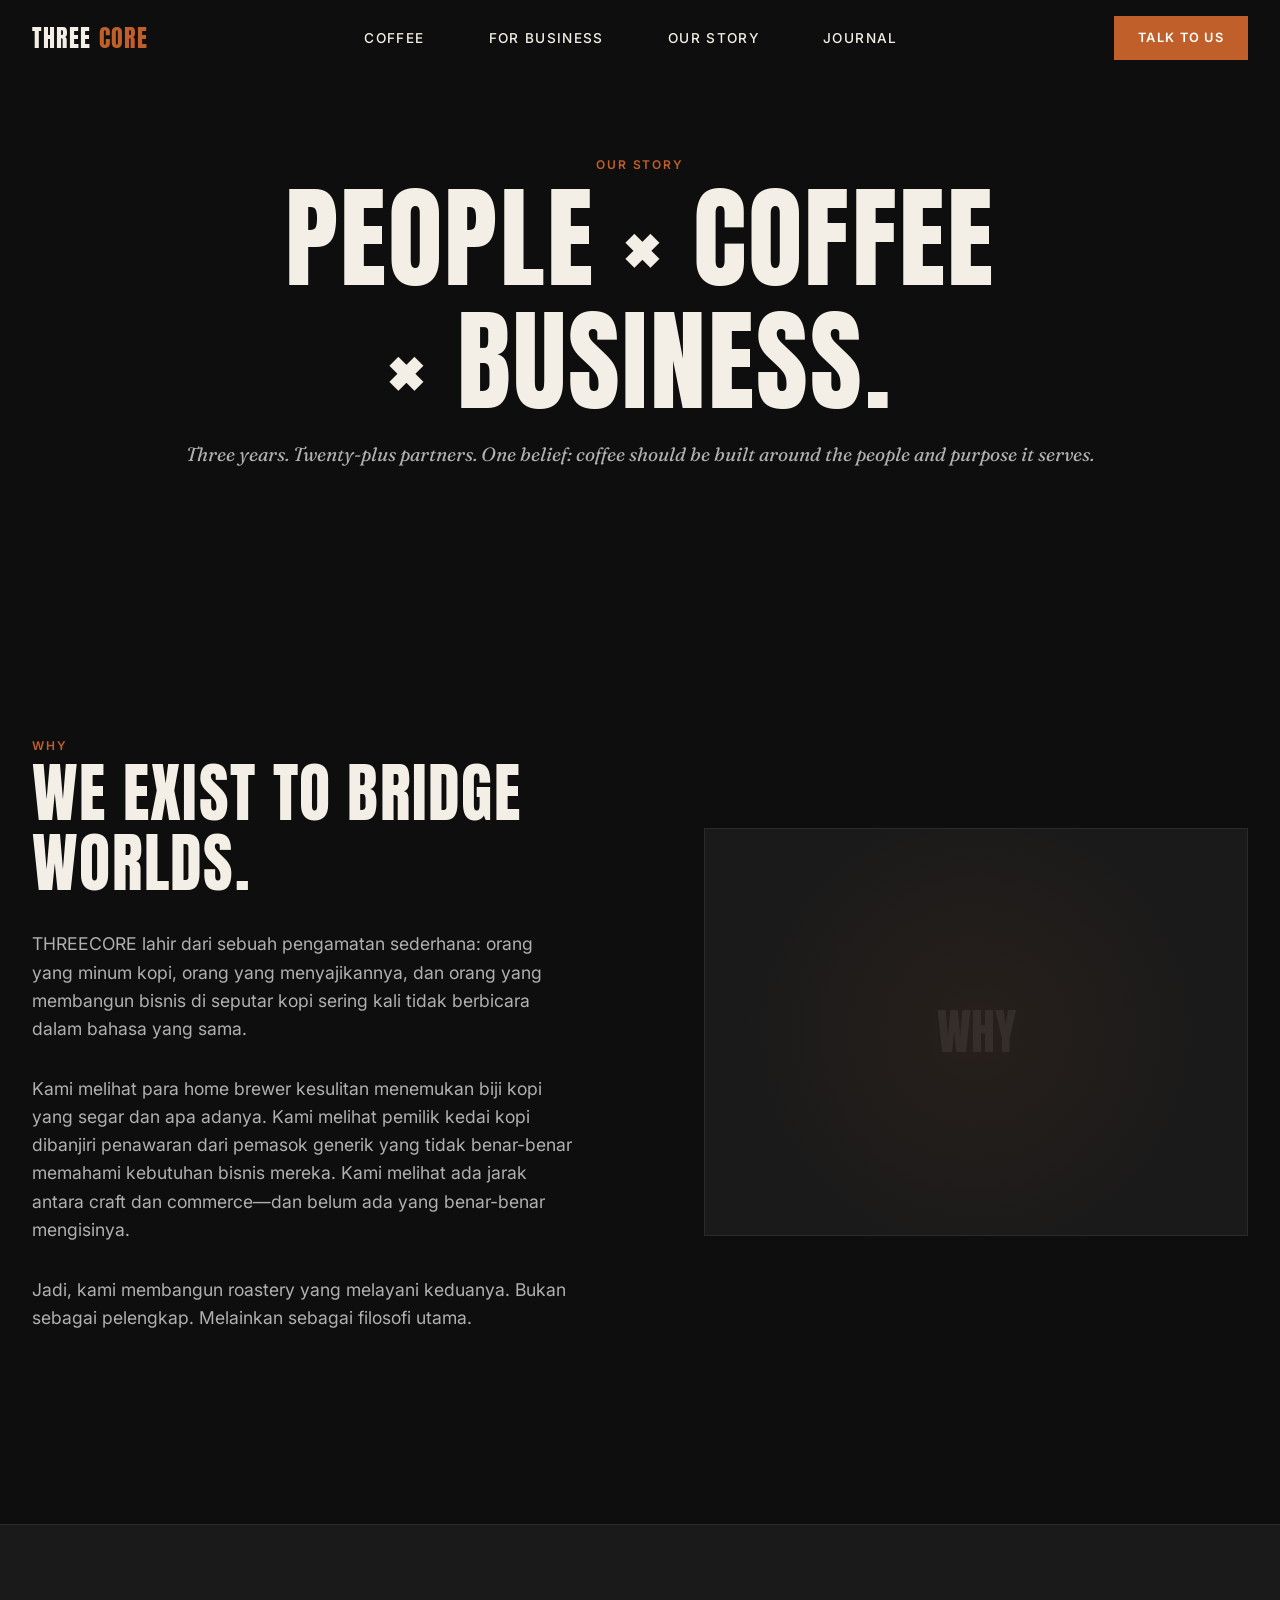
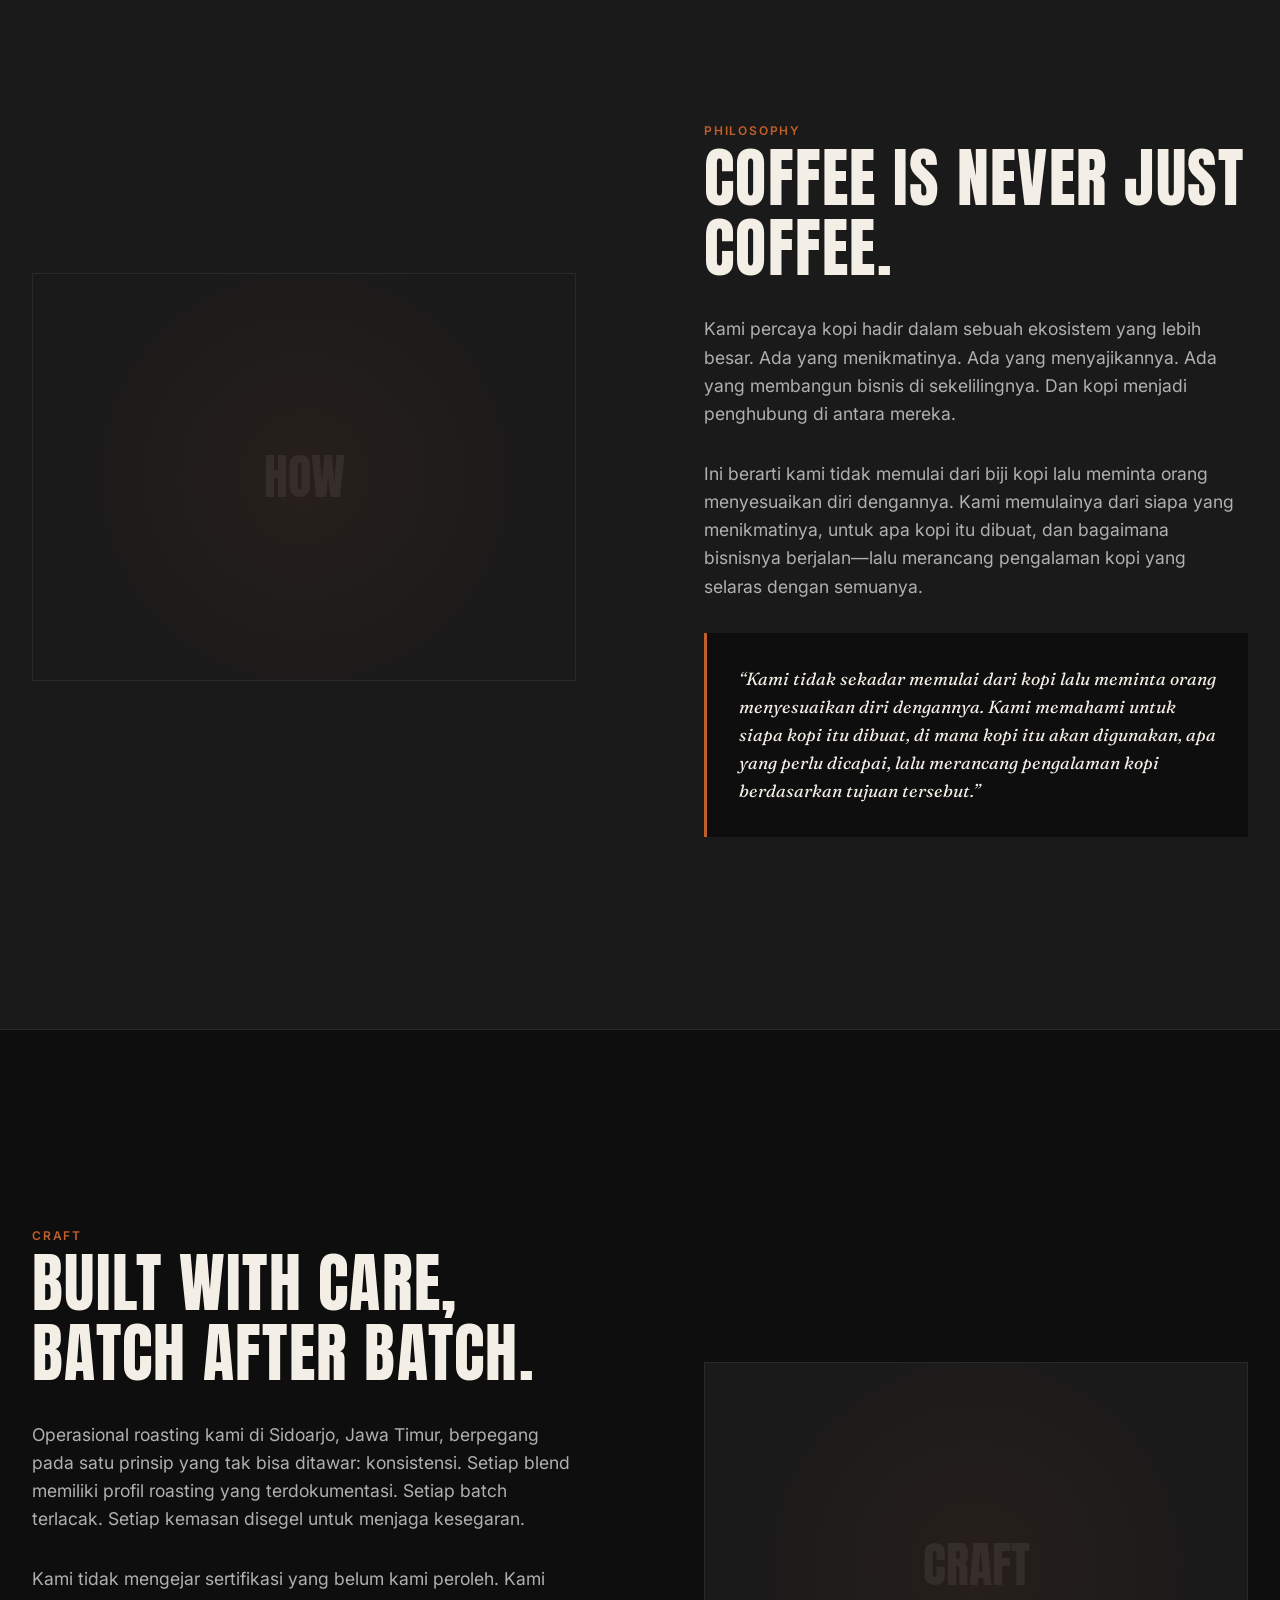
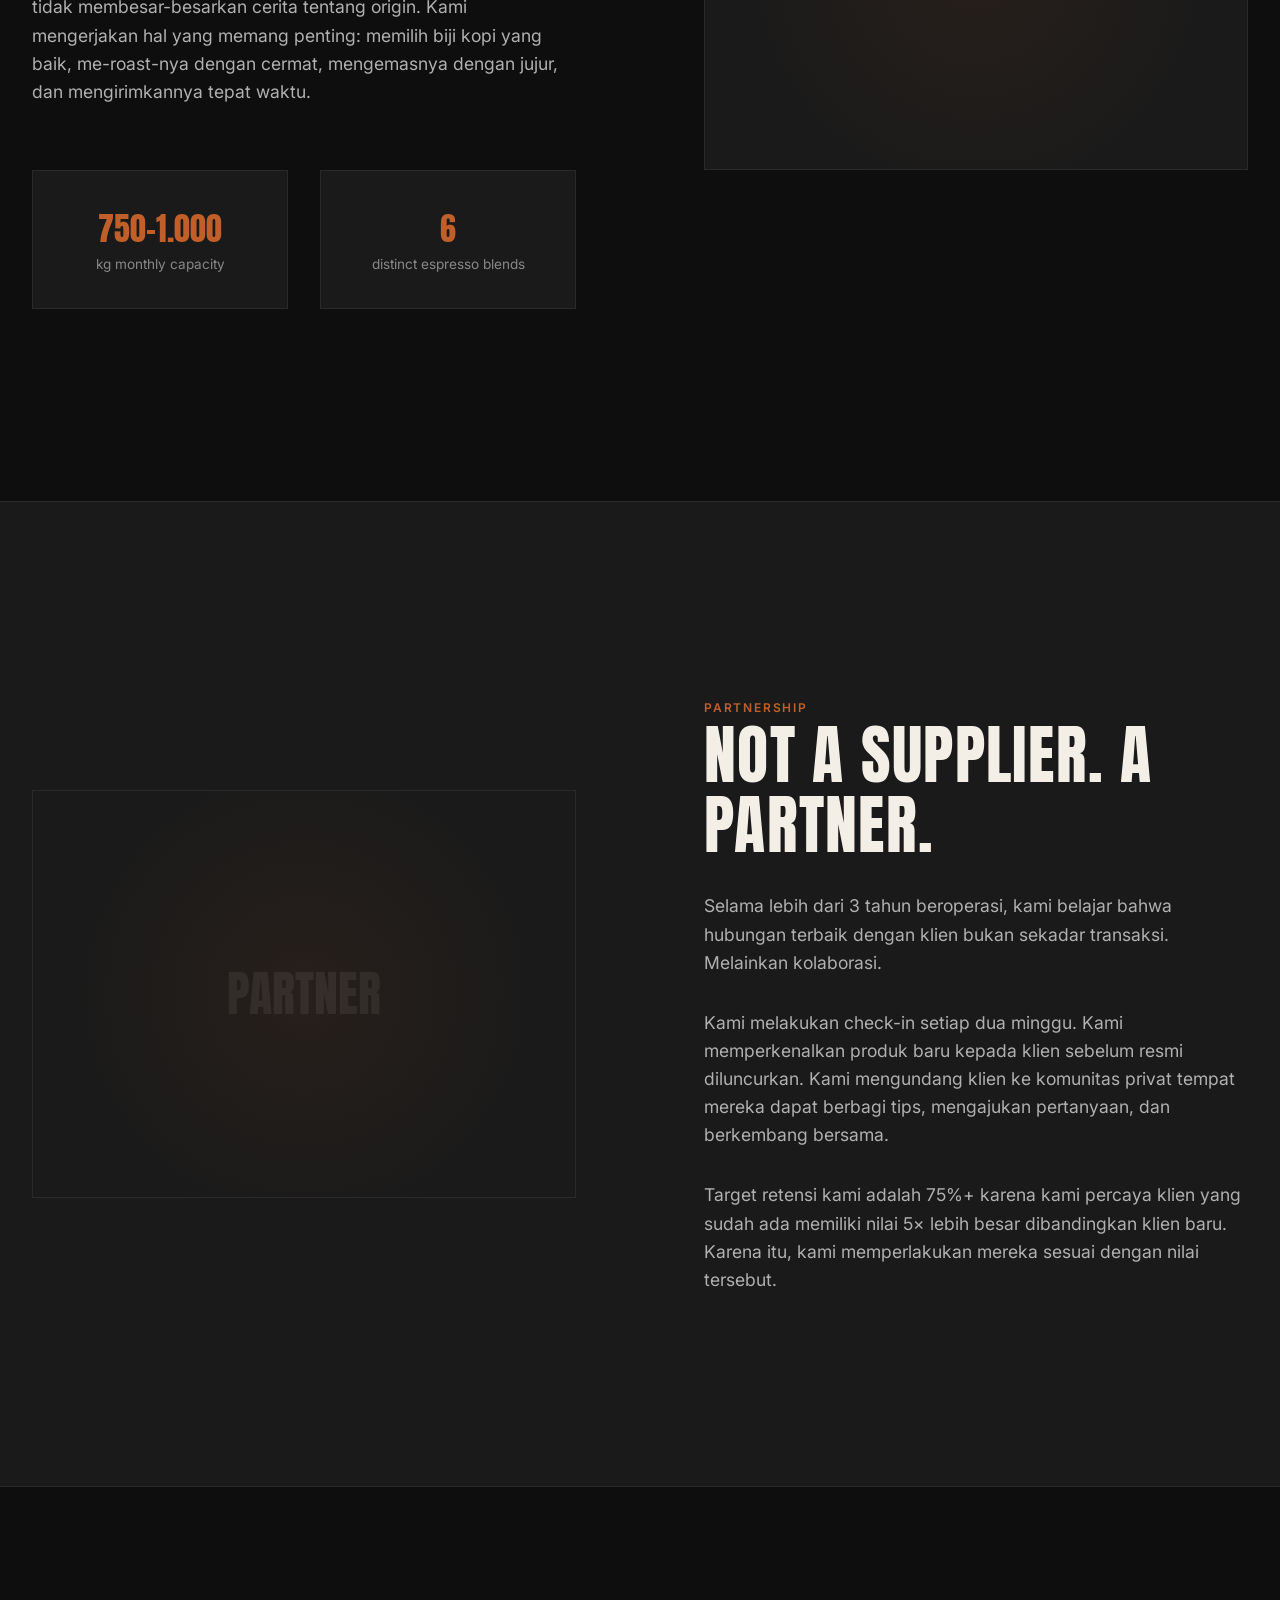
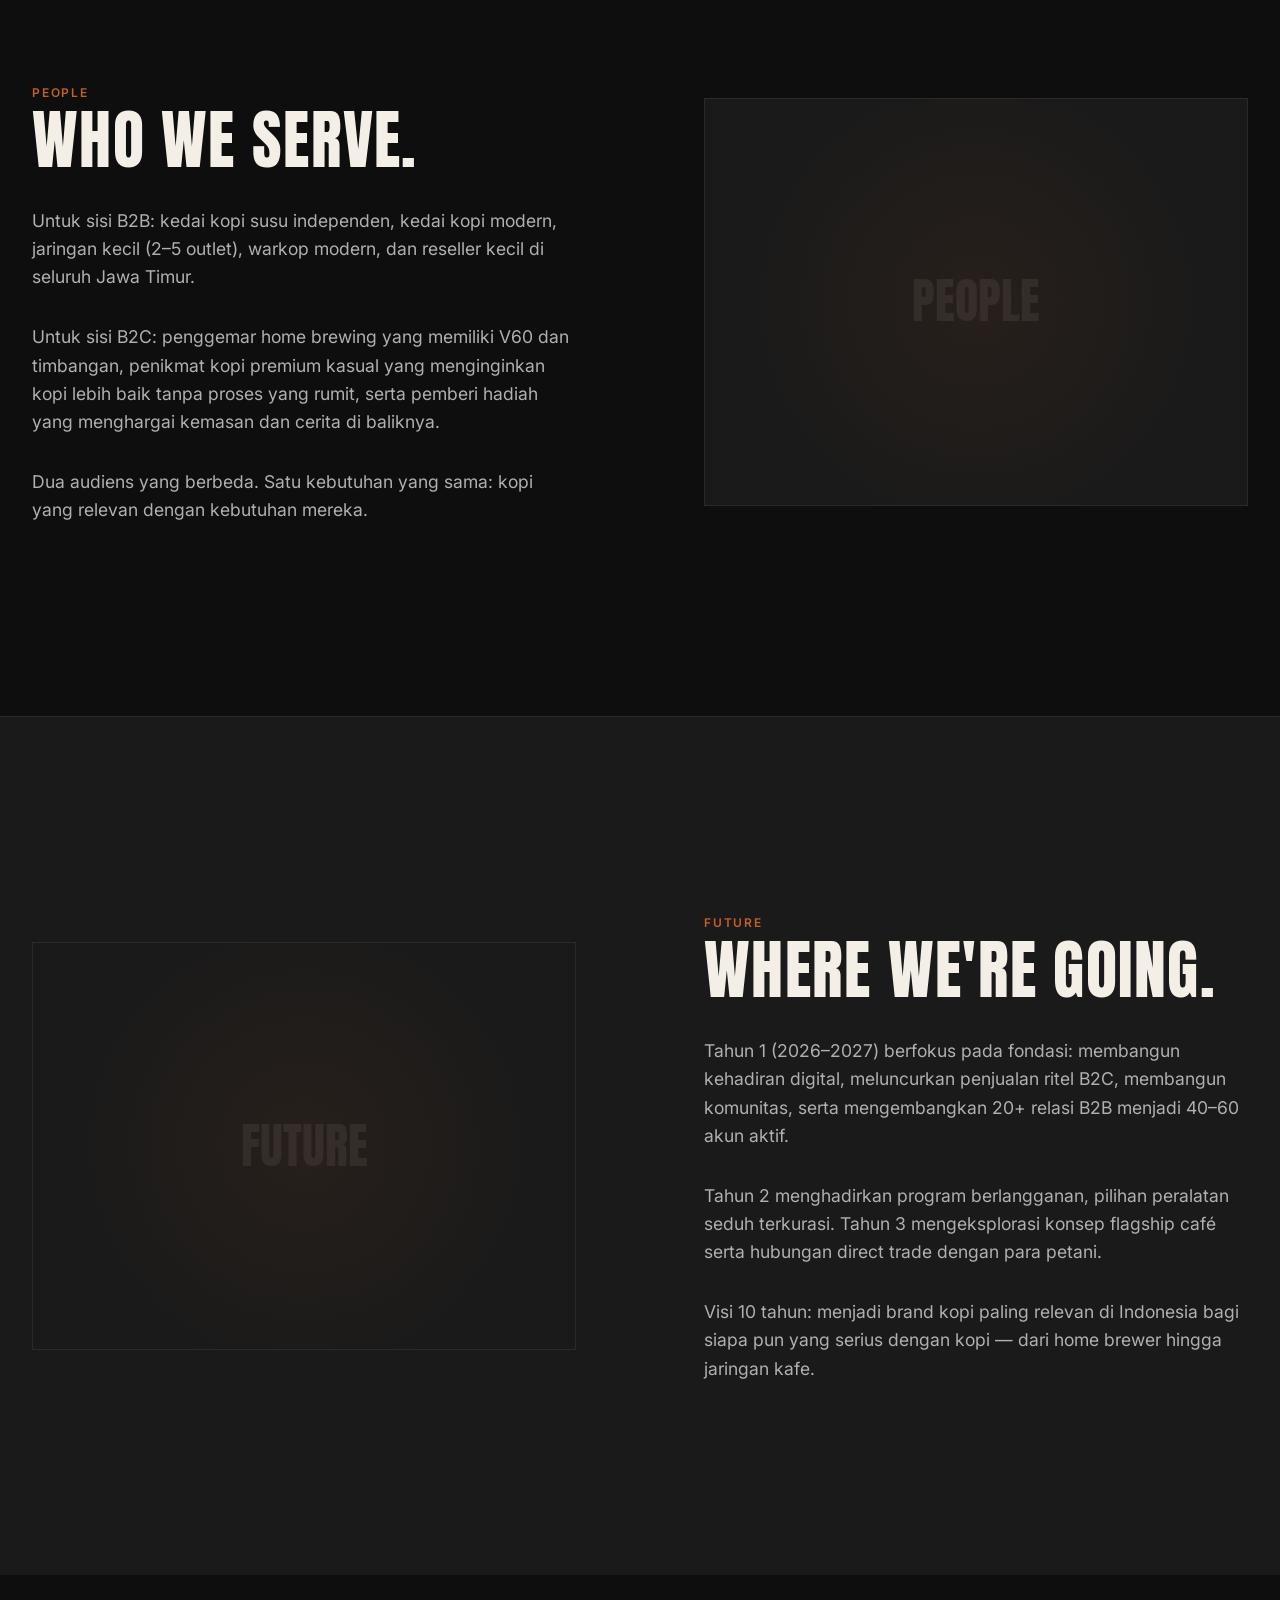
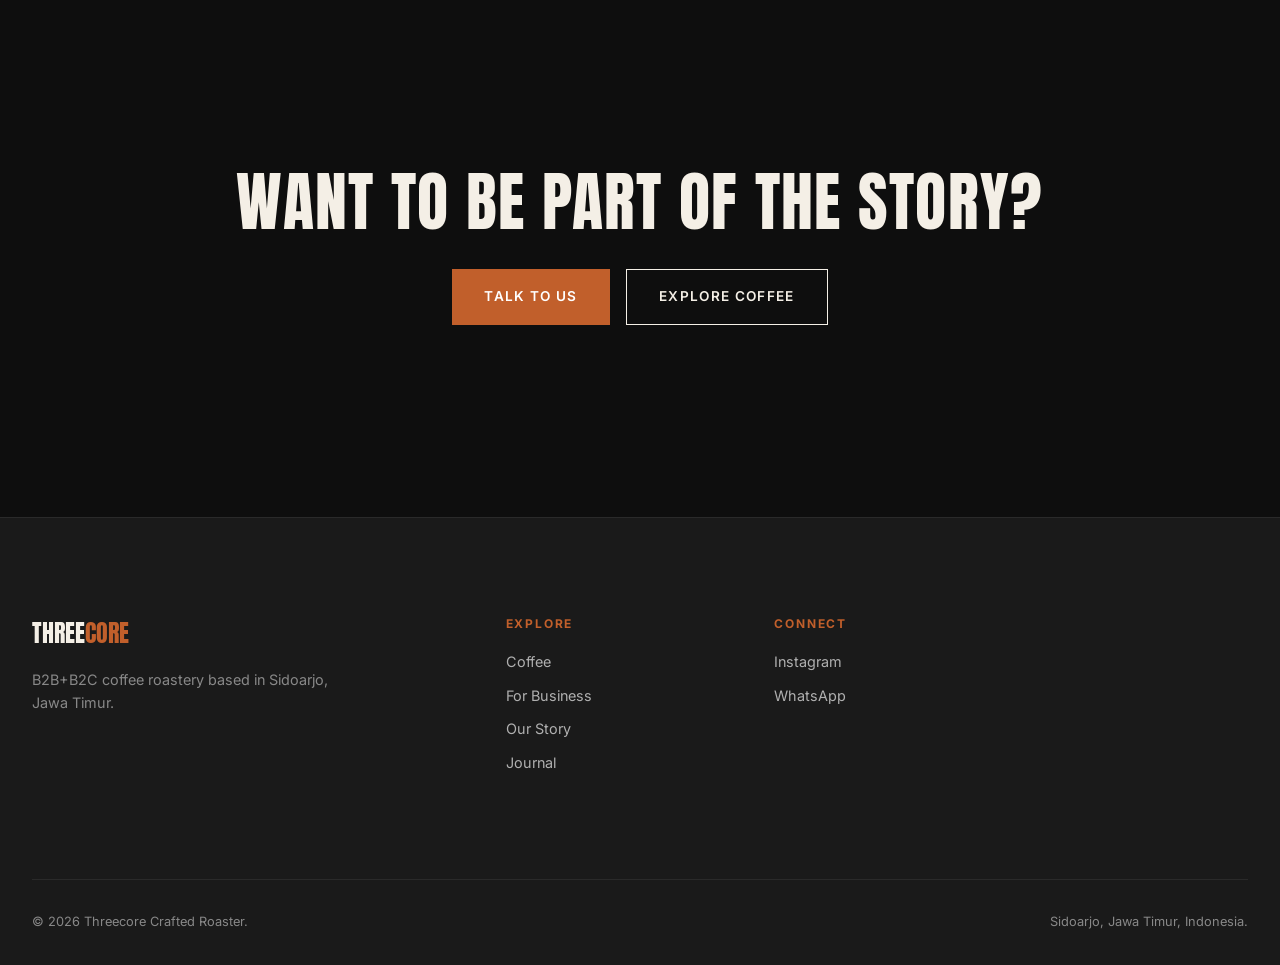
<file: story.html>
<!DOCTYPE html>
<html lang="id">
<head>
  <meta charset="UTF-8">
  <meta name="viewport" content="width=device-width, initial-scale=1.0">
  <meta name="description" content="The story of THREECORE Crafted Roaster — why we exist, what we believe, and where we're going.">
  <title>Our Story — THREECORE Crafted Roaster</title>
  <link rel="stylesheet" href="css/style.css">
</head>
<body>

  <nav class="nav">
    <div class="nav-inner">
      <a href="index.html" class="nav-logo">THREE<span>CORE</span></a>
      <ul class="nav-links">
        <li><a href="coffee.html">Coffee</a></li>
        <li><a href="business.html">For Business</a></li>
        <li><a href="story.html" class="active">Our Story</a></li>
        <li><a href="journal.html">Journal</a></li>
      </ul>
      <a href="contact.html" class="nav-cta">Talk to Us</a>
      <button class="nav-mobile-toggle" aria-label="Open menu">☰</button>
    </div>
  </nav>

  <div class="mobile-menu">
    <button class="mobile-close" aria-label="Close menu">✕</button>
    <a href="coffee.html">Coffee</a>
    <a href="business.html">For Business</a>
    <a href="story.html">Our Story</a>
    <a href="journal.html">Journal</a>
    <a href="contact.html">Talk to Us</a>
  </div>

  <section class="page-hero">
    <div class="container">
      <span class="label reveal">Our Story</span>
      <h1 class="reveal reveal-delay-1">PEOPLE × COFFEE<br>× BUSINESS.</h1>
      <p class="reveal reveal-delay-2">Three years. Twenty-plus partners. One belief: coffee should be built around the people and purpose it serves.</p>
    </div>
  </section>

  <section class="story-section" id="why">
    <div class="container">
      <div class="story-grid">
        <div class="reveal">
          <span class="label">Why</span>
          <h2 style="margin-bottom: var(--space-md);">WE EXIST TO BRIDGE WORLDS.</h2>
          <p style="color: var(--tcr-gray-light); font-size: 1.1rem; margin-bottom: var(--space-md);">
            THREECORE lahir dari sebuah pengamatan sederhana: orang yang minum kopi, orang yang menyajikannya, dan orang yang membangun bisnis di seputar kopi sering kali tidak berbicara dalam bahasa yang sama.
          </p>
          <p style="color: var(--tcr-gray-light); font-size: 1.1rem; margin-bottom: var(--space-md);">
            Kami melihat para home brewer kesulitan menemukan biji kopi yang segar dan apa adanya. Kami melihat pemilik kedai kopi dibanjiri penawaran dari pemasok generik yang tidak benar-benar memahami kebutuhan bisnis mereka. Kami melihat ada jarak antara craft dan commerce—dan belum ada yang benar-benar mengisinya.
          </p>
          <p style="color: var(--tcr-gray-light); font-size: 1.1rem;">
            Jadi, kami membangun roastery yang melayani keduanya. Bukan sebagai pelengkap. Melainkan sebagai filosofi utama.
          </p>
        </div>
        <div class="story-visual reveal reveal-delay-1">
          <div style="position:absolute; inset:0; display:flex; align-items:center; justify-content:center; font-family:var(--font-display); font-size:3rem; color:var(--tcr-charcoal);">WHY</div>
        </div>
      </div>
    </div>
  </section>

  <section class="story-section" style="background: var(--tcr-black-soft);" id="philosophy">
    <div class="container">
      <div class="story-grid">
        <div class="story-visual reveal" style="order: 1;">
          <div style="position:absolute; inset:0; display:flex; align-items:center; justify-content:center; font-family:var(--font-display); font-size:3rem; color:var(--tcr-charcoal);">HOW</div>
        </div>
        <div class="reveal reveal-delay-1" style="order: 2;">
          <span class="label">Philosophy</span>
          <h2 style="margin-bottom: var(--space-md);">COFFEE IS NEVER JUST COFFEE.</h2>
          <p style="color: var(--tcr-gray-light); font-size: 1.1rem; margin-bottom: var(--space-md);">
            Kami percaya kopi hadir dalam sebuah ekosistem yang lebih besar. Ada yang menikmatinya. Ada yang menyajikannya. Ada yang membangun bisnis di sekelilingnya. Dan kopi menjadi penghubung di antara mereka.
          </p>
          <p style="color: var(--tcr-gray-light); font-size: 1.1rem; margin-bottom: var(--space-md);">
            Ini berarti kami tidak memulai dari biji kopi lalu meminta orang menyesuaikan diri dengannya. Kami memulainya dari siapa yang menikmatinya, untuk apa kopi itu dibuat, dan bagaimana bisnisnya berjalan—lalu merancang pengalaman kopi yang selaras dengan semuanya.
          </p>
          <div style="padding: var(--space-md); background: var(--tcr-black); border-left: 3px solid var(--tcr-copper); margin-top: var(--space-md);">
            <p class="font-accent" style="font-size: 1.1rem; color: var(--tcr-cream);">
              “Kami tidak sekadar memulai dari kopi lalu meminta orang menyesuaikan diri dengannya. Kami memahami untuk siapa kopi itu dibuat, di mana kopi itu akan digunakan, apa yang perlu dicapai, lalu merancang pengalaman kopi berdasarkan tujuan tersebut.”
            </p>
          </div>
        </div>
      </div>
    </div>
  </section>

  <section class="story-section" id="craft">
    <div class="container">
      <div class="story-grid">
        <div class="reveal">
          <span class="label">Craft</span>
          <h2 style="margin-bottom: var(--space-md);">BUILT WITH CARE, BATCH AFTER BATCH.</h2>
          <p style="color: var(--tcr-gray-light); font-size: 1.1rem; margin-bottom: var(--space-md);">
           Operasional roasting kami di Sidoarjo, Jawa Timur, berpegang pada satu prinsip yang tak bisa ditawar: konsistensi. Setiap blend memiliki profil roasting yang terdokumentasi. Setiap batch terlacak. Setiap kemasan disegel untuk menjaga kesegaran.
          </p>
          <p style="color: var(--tcr-gray-light); font-size: 1.1rem; margin-bottom: var(--space-md);">
            Kami tidak mengejar sertifikasi yang belum kami peroleh. Kami tidak membesar-besarkan cerita tentang origin. Kami mengerjakan hal yang memang penting: memilih biji kopi yang baik, me-roast-nya dengan cermat, mengemasnya dengan jujur, dan mengirimkannya tepat waktu.
          </p>
          <div style="display:grid; grid-template-columns: 1fr 1fr; gap: var(--space-md); margin-top: var(--space-lg);">
            <div style="text-align:center; padding: var(--space-md); background: var(--tcr-black-soft); border: 1px solid var(--tcr-charcoal);">
              <div style="font-family: var(--font-display); font-size: 2rem; color: var(--tcr-copper);">750–1.000</div>
              <p style="font-size: 0.85rem; color: var(--tcr-gray);">kg monthly capacity</p>
            </div>
            <div style="text-align:center; padding: var(--space-md); background: var(--tcr-black-soft); border: 1px solid var(--tcr-charcoal);">
              <div style="font-family: var(--font-display); font-size: 2rem; color: var(--tcr-copper);">6</div>
              <p style="font-size: 0.85rem; color: var(--tcr-gray);">distinct espresso blends</p>
            </div>
          </div>
        </div>
        <div class="story-visual reveal reveal-delay-1">
          <div style="position:absolute; inset:0; display:flex; align-items:center; justify-content:center; font-family:var(--font-display); font-size:3rem; color:var(--tcr-charcoal);">CRAFT</div>
        </div>
      </div>
    </div>
  </section>

  <section class="story-section" style="background: var(--tcr-black-soft);" id="partnership">
    <div class="container">
      <div class="story-grid">
        <div class="story-visual reveal" style="order: 1;">
          <div style="position:absolute; inset:0; display:flex; align-items:center; justify-content:center; font-family:var(--font-display); font-size:3rem; color:var(--tcr-charcoal);">PARTNER</div>
        </div>
        <div class="reveal reveal-delay-1" style="order: 2;">
          <span class="label">Partnership</span>
          <h2 style="margin-bottom: var(--space-md);">NOT A SUPPLIER. A PARTNER.</h2>
          <p style="color: var(--tcr-gray-light); font-size: 1.1rem; margin-bottom: var(--space-md);">
           Selama lebih dari 3 tahun beroperasi, kami belajar bahwa hubungan terbaik dengan klien bukan sekadar transaksi. Melainkan kolaborasi.
          </p>
          <p style="color: var(--tcr-gray-light); font-size: 1.1rem; margin-bottom: var(--space-md);">
            Kami melakukan check-in setiap dua minggu. Kami memperkenalkan produk baru kepada klien sebelum resmi diluncurkan. Kami mengundang klien ke komunitas privat tempat mereka dapat berbagi tips, mengajukan pertanyaan, dan berkembang bersama.
          </p>
          <p style="color: var(--tcr-gray-light); font-size: 1.1rem;">
           Target retensi kami adalah 75%+ karena kami percaya klien yang sudah ada memiliki nilai 5× lebih besar dibandingkan klien baru. Karena itu, kami memperlakukan mereka sesuai dengan nilai tersebut.
          </p>
        </div>
      </div>
    </div>
  </section>

  <section class="story-section" id="people">
    <div class="container">
      <div class="story-grid">
        <div class="reveal">
          <span class="label">People</span>
          <h2 style="margin-bottom: var(--space-md);">WHO WE SERVE.</h2>
          <p style="color: var(--tcr-gray-light); font-size: 1.1rem; margin-bottom: var(--space-md);">
            Untuk sisi B2B: kedai kopi susu independen, kedai kopi modern, jaringan kecil (2–5 outlet), warkop modern, dan reseller kecil di seluruh Jawa Timur.
          </p>
          <p style="color: var(--tcr-gray-light); font-size: 1.1rem; margin-bottom: var(--space-md);">
           Untuk sisi B2C: penggemar home brewing yang memiliki V60 dan timbangan, penikmat kopi premium kasual yang menginginkan kopi lebih baik tanpa proses yang rumit, serta pemberi hadiah yang menghargai kemasan dan cerita di baliknya.
          </p>
          <p style="color: var(--tcr-gray-light); font-size: 1.1rem;">
            Dua audiens yang berbeda. Satu kebutuhan yang sama: kopi yang relevan dengan kebutuhan mereka.
          </p>
        </div>
        <div class="story-visual reveal reveal-delay-1">
          <div style="position:absolute; inset:0; display:flex; align-items:center; justify-content:center; font-family:var(--font-display); font-size:3rem; color:var(--tcr-charcoal);">PEOPLE</div>
        </div>
      </div>
    </div>
  </section>

  <section class="story-section" style="background: var(--tcr-black-soft); border-bottom: none;" id="future">
    <div class="container">
      <div class="story-grid">
        <div class="story-visual reveal" style="order: 1;">
          <div style="position:absolute; inset:0; display:flex; align-items:center; justify-content:center; font-family:var(--font-display); font-size:3rem; color:var(--tcr-charcoal);">FUTURE</div>
        </div>
        <div class="reveal reveal-delay-1" style="order: 2;">
          <span class="label">Future</span>
          <h2 style="margin-bottom: var(--space-md);">WHERE WE'RE GOING.</h2>
          <p style="color: var(--tcr-gray-light); font-size: 1.1rem; margin-bottom: var(--space-md);">
            Tahun 1 (2026–2027) berfokus pada fondasi: membangun kehadiran digital, meluncurkan penjualan ritel B2C, membangun komunitas, serta mengembangkan 20+ relasi B2B menjadi 40–60 akun aktif.
          </p>
          <p style="color: var(--tcr-gray-light); font-size: 1.1rem; margin-bottom: var(--space-md);">
            Tahun 2 menghadirkan program berlangganan, pilihan peralatan seduh terkurasi. Tahun 3 mengeksplorasi konsep flagship café serta hubungan direct trade dengan para petani.
          </p>
          <p style="color: var(--tcr-gray-light); font-size: 1.1rem;">
           Visi 10 tahun: menjadi brand kopi paling relevan di Indonesia bagi siapa pun yang serius dengan kopi — dari home brewer hingga jaringan kafe.
          </p>
        </div>
      </div>
    </div>
  </section>

  <section class="contact-section section-sm">
    <div class="container" style="text-align:center;">
      <h2 class="reveal">WANT TO BE PART OF THE STORY?</h2>
      <div class="btn-group reveal" style="justify-content:center; margin-top: var(--space-md);">
        <a href="https://wa.me/6281234567890?text=Hi%20Threecore" class="btn btn-primary" target="_blank">Talk to Us</a>
        <a href="coffee.html" class="btn btn-secondary">Explore Coffee</a>
      </div>
    </div>
  </section>

  <footer class="footer">
    <div class="container">
      <div class="footer-grid">
        <div>
          <div class="footer-brand">THREE<span>CORE</span></div>
          <p class="footer-desc">B2B+B2C coffee roastery based in Sidoarjo, Jawa Timur.</p>
        </div>
        <div class="footer-col">
          <h5>Explore</h5>
          <ul>
            <li><a href="coffee.html">Coffee</a></li>
            <li><a href="business.html">For Business</a></li>
            <li><a href="story.html">Our Story</a></li>
            <li><a href="journal.html">Journal</a></li>
          </ul>
        </div>
        <div class="footer-col">
          <h5>Connect</h5>
          <ul>
            <li><a href="https://instagram.com/threecoreroaster" target="_blank">Instagram</a></li>
            <li><a href="https://wa.me/6281234567890" target="_blank">WhatsApp</a></li>
          </ul>
        </div>
      </div>
      <div class="footer-bottom">
        <p>© 2026 Threecore Crafted Roaster.</p>
        <p>Sidoarjo, Jawa Timur, Indonesia.</p>
      </div>
    </div>
  </footer>

  <script src="js/main.js"></script>
</body>
</html>
</file>
<file: css/style.css>
/* ============================================
   THREECORE — DESIGN SYSTEM
   ============================================ */

@import url('https://fonts.googleapis.com/css2?family=Anton&family=Inter:wght@300;400;500;600;700&family=Fraunces:ital,opsz,wght@0,9..144,400;0,9..144,500;1,9..144,400;1,9..144,500&display=swap');

:root {
  --tcr-black: #0E0E0E;
  --tcr-black-soft: #1a1a1a;
  --tcr-charcoal: #2a2a2a;
  --tcr-copper: #C15F2B;
  --tcr-copper-light: #d97a4a;
  --tcr-cream: #F4EFE6;
  --tcr-cream-dark: #e8e0d0;
  --tcr-white: #FFFFFF;
  --tcr-gray: #888888;
  --tcr-gray-light: #b0b0b0;
  --font-display: 'Anton', sans-serif;
  --font-body: 'Inter', sans-serif;
  --font-accent: 'Fraunces', serif;
  --space-xs: 0.5rem;
  --space-sm: 1rem;
  --space-md: 2rem;
  --space-lg: 4rem;
  --space-xl: 6rem;
  --space-2xl: 8rem;
  --space-3xl: 12rem;
  --ease-smooth: cubic-bezier(0.25, 0.46, 0.45, 0.94);
  --ease-power: cubic-bezier(0.76, 0, 0.24, 1);
  --duration-fast: 0.3s;
  --duration-medium: 0.6s;
  --duration-slow: 1s;
}

*, *::before, *::after { margin: 0; padding: 0; box-sizing: border-box; }
html { scroll-behavior: smooth; font-size: 16px; }
body {
  font-family: var(--font-body);
  background-color: var(--tcr-black);
  color: var(--tcr-cream);
  line-height: 1.6;
  overflow-x: hidden;
  -webkit-font-smoothing: antialiased;
  -moz-osx-font-smoothing: grayscale;
}
::selection { background: var(--tcr-copper); color: var(--tcr-white); }

h1, h2, h3, h4, .font-display {
  font-family: var(--font-display);
  text-transform: uppercase;
  letter-spacing: 0.02em;
  line-height: 1.1;
  font-weight: 400;
}
h1 { font-size: clamp(2.5rem, 8vw, 6rem); }
h2 { font-size: clamp(2rem, 5vw, 4rem); }
h3 { font-size: clamp(1.5rem, 3vw, 2.5rem); }
h4 { font-size: clamp(1.2rem, 2vw, 1.8rem); }
.font-accent { font-family: var(--font-accent); font-style: italic; }
.text-copper { color: var(--tcr-copper); }
.text-cream { color: var(--tcr-cream); }
.text-gray { color: var(--tcr-gray); }
.label {
  font-family: var(--font-body);
  font-size: 0.75rem;
  font-weight: 600;
  text-transform: uppercase;
  letter-spacing: 0.15em;
  color: var(--tcr-copper);
}

.container { width: 100%; max-width: 1400px; margin: 0 auto; padding: 0 var(--space-md); }
.container-narrow { max-width: 1000px; }
.section { position: relative; padding: var(--space-3xl) 0; }
.section-sm { padding: var(--space-xl) 0; }
.grid-2 { display: grid; grid-template-columns: 1fr 1fr; gap: var(--space-lg); }
.grid-3 { display: grid; grid-template-columns: repeat(3, 1fr); gap: var(--space-md); }
.flex { display: flex; }
.flex-col { flex-direction: column; }
.items-center { align-items: center; }
.justify-between { justify-content: space-between; }
.gap-sm { gap: var(--space-sm); }
.gap-md { gap: var(--space-md); }

/* Navigation */
.nav {
  position: fixed; top: 0; left: 0; width: 100%; z-index: 1000;
  padding: var(--space-sm) var(--space-md);
  transition: background var(--duration-fast) var(--ease-smooth), backdrop-filter var(--duration-fast) var(--ease-smooth);
}
.nav.scrolled {
  background: rgba(14, 14, 14, 0.9);
  backdrop-filter: blur(20px);
  -webkit-backdrop-filter: blur(20px);
}
.nav-inner { display: flex; justify-content: space-between; align-items: center; max-width: 1400px; margin: 0 auto; }
.nav-logo {
  font-family: var(--font-display); font-size: 1.5rem; color: var(--tcr-cream);
  text-decoration: none; letter-spacing: 0.05em; display: flex; align-items: center; gap: 0.5rem;
}
.nav-logo span { color: var(--tcr-copper); }
.nav-links { display: flex; gap: var(--space-lg); list-style: none; }
.nav-links a {
  font-family: var(--font-body); font-size: 0.85rem; font-weight: 500;
  text-transform: uppercase; letter-spacing: 0.1em; color: var(--tcr-cream);
  text-decoration: none; position: relative; padding: 0.5rem 0;
  transition: color var(--duration-fast);
}
.nav-links a::after {
  content: ''; position: absolute; bottom: 0; left: 0; width: 0; height: 2px;
  background: var(--tcr-copper); transition: width var(--duration-medium) var(--ease-power);
}
.nav-links a:hover::after, .nav-links a.active::after { width: 100%; }
.nav-links a:hover { color: var(--tcr-copper); }
.nav-cta {
  font-family: var(--font-body); font-size: 0.8rem; font-weight: 600;
  text-transform: uppercase; letter-spacing: 0.1em; padding: 0.75rem 1.5rem;
  background: var(--tcr-copper); color: var(--tcr-white); text-decoration: none;
  border: none; cursor: pointer; transition: background var(--duration-fast), transform var(--duration-fast);
}
.nav-cta:hover { background: var(--tcr-copper-light); transform: translateY(-2px); }
.nav-mobile-toggle { display: none; background: none; border: none; color: var(--tcr-cream); font-size: 1.5rem; cursor: pointer; }

/* Buttons */
.btn {
  display: inline-flex; align-items: center; justify-content: center; gap: 0.5rem;
  font-family: var(--font-body); font-size: 0.85rem; font-weight: 600;
  text-transform: uppercase; letter-spacing: 0.1em; padding: 1rem 2rem;
  text-decoration: none; border: none; cursor: pointer;
  transition: all var(--duration-fast) var(--ease-smooth); position: relative; overflow: hidden;
}
.btn-primary { background: var(--tcr-copper); color: var(--tcr-white); }
.btn-primary:hover { background: var(--tcr-copper-light); transform: translateY(-2px); box-shadow: 0 10px 30px rgba(193, 95, 43, 0.3); }
.btn-secondary { background: transparent; color: var(--tcr-cream); border: 1px solid var(--tcr-cream); }
.btn-secondary:hover { background: var(--tcr-cream); color: var(--tcr-black); }
.btn-ghost { background: transparent; color: var(--tcr-cream); padding: 0.75rem 0; border-bottom: 2px solid var(--tcr-copper); }
.btn-ghost:hover { color: var(--tcr-copper); }
.btn-group { display: flex; gap: var(--space-sm); flex-wrap: wrap; justify-content: center; }

/* Hero */
.hero {
  min-height: 100vh; display: flex; align-items: center; justify-content: center;
  position: relative; overflow: hidden; background: var(--tcr-black);
  padding-top: 100px; padding-bottom: 60px;
}
.hero-bg {
  position: absolute; inset: 0;
  background: radial-gradient(ellipse at 30% 50%, rgba(193, 95, 43, 0.08) 0%, transparent 60%),
              radial-gradient(ellipse at 70% 80%, rgba(193, 95, 43, 0.05) 0%, transparent 50%);
  pointer-events: none;
}
.hero-content { text-align: center; max-width: 900px; padding: var(--space-md); position: relative; z-index: 2; }
.hero-headline { font-size: clamp(2.5rem, 7vw, 5.5rem); line-height: 0.95; margin-bottom: var(--space-md); }
.hero-subline { font-family: var(--font-accent); font-style: italic; font-size: clamp(1rem, 2vw, 1.5rem); color: var(--tcr-gray-light); margin-bottom: var(--space-lg); }
.hero-formula {
  position: absolute; bottom: var(--space-lg); left: 50%; transform: translateX(-50%); 
  font-family: var(--font-display); font-size: clamp(0.8rem, 1.5vw, 1.2rem); letter-spacing: 0.2em; color: var(--tcr-gray);
}

/* Philosophy */
.philosophy {
  min-height: 100vh; display: flex; align-items: center; justify-content: center;
  background: var(--tcr-black-soft); position: relative; overflow: hidden;
  padding-bottom: var(--space-2xl);
}
.philosophy-bg {
  position: absolute; inset: 0;
  background: radial-gradient(circle at 50% 50%, rgba(193, 95, 43, 0.06) 0%, transparent 70%);
}
.philosophy-content { text-align: center; max-width: 1000px; padding: var(--space-md); }
.philosophy-headline { font-size: clamp(2rem, 6vw, 5rem); margin-bottom: var(--space-lg); }
.philosophy-step {
  font-family: var(--font-accent); font-style: italic; font-size: clamp(1.1rem, 2.2vw, 1.8rem);
  color: var(--tcr-gray-light); margin-bottom: var(--space-xs);
  line-height: 1.4;
}
.philosophy-formula {
  font-family: var(--font-display); font-size: clamp(1.3rem, 3vw, 2.5rem);
  color: var(--tcr-copper); margin-top: var(--space-lg); letter-spacing: 0.1em;
}

/* Split Section */
.split-section { padding: var(--space-3xl) 0; background: var(--tcr-black); }
.split-section .section-header { margin-bottom: var(--space-md); padding-top: var(--space-xl); text-align: center; }
.split-section .section-header .label { 
  font-size: 1rem; 
  display: block;
  margin-bottom: var(--space-md);
}
.split-grid { display: grid; grid-template-columns: 1fr 1fr; gap: 0; border-top: 1px solid var(--tcr-charcoal); border-bottom: 1px solid var(--tcr-charcoal); }
.split-item { padding: var(--space-3xl) var(--space-lg); position: relative; overflow: hidden; }
.split-item:first-child { border-right: 1px solid var(--tcr-charcoal); }
.split-item-bg { position: absolute; inset: 0; background: linear-gradient(135deg, transparent 0%, rgba(193, 95, 43, 0.03) 100%); opacity: 0; transition: opacity var(--duration-medium); }
.split-item:hover .split-item-bg { opacity: 1; }
.split-label { margin-bottom: var(--space-sm); }
.split-headline { font-size: clamp(1.8rem, 4vw, 3.5rem); margin-bottom: var(--space-md); }
.split-body { color: var(--tcr-gray-light); font-size: 1.1rem; max-width: 400px; margin-bottom: var(--space-md); }
.split-pain { font-family: var(--font-accent); font-style: italic; color: var(--tcr-gray); margin-bottom: var(--space-sm); }
.split-desire { color: var(--tcr-cream); font-weight: 500; margin-bottom: var(--space-lg); }

/* Espresso Section */
.espresso-section { background: var(--tcr-black); padding: var(--space-3xl) 0; }
.section-header { margin-bottom: var(--space-2xl); }
.section-header.center { text-align: center; }
.section-header .label { margin-bottom: var(--space-sm); display: block; }
.section-header h2 { margin-bottom: var(--space-sm); }
.section-header p { color: var(--tcr-gray-light); font-size: 1.1rem; max-width: 600px; }
.section-header.center p { margin: 0 auto; }

/* Product Card */
.product-card {
  background: var(--tcr-black-soft); border: 1px solid var(--tcr-charcoal); padding: var(--space-md);
  position: relative; overflow: hidden; transition: all var(--duration-medium) var(--ease-smooth);
  display: flex; flex-direction: column; height: 100%;
}
.product-card:hover { border-color: var(--tcr-copper); transform: translateY(-4px); box-shadow: 0 20px 40px rgba(0,0,0,0.4); }
.product-card-number { font-family: var(--font-display); font-size: 0.75rem; color: var(--tcr-copper); margin-bottom: var(--space-sm); letter-spacing: 0.1em; }
.product-card-name { font-size: clamp(1.5rem, 3vw, 2.2rem); margin-bottom: 0.25rem; }
.product-card-tagline { font-family: var(--font-accent); font-style: italic; color: var(--tcr-copper); font-size: 0.95rem; margin-bottom: var(--space-sm); }
.product-card-flavor { display: flex; flex-wrap: wrap; gap: 0.5rem; margin-bottom: var(--space-md); }
.flavor-tag { font-size: 0.7rem; text-transform: uppercase; letter-spacing: 0.1em; padding: 0.25rem 0.75rem; background: var(--tcr-charcoal); color: var(--tcr-gray-light); }
.product-card-reason { margin-bottom: var(--space-sm); flex-grow: 1; }
.product-card-reason h5 { font-family: var(--font-body); font-size: 0.75rem; text-transform: uppercase; letter-spacing: 0.1em; color: var(--tcr-copper); margin-bottom: 0.25rem; font-weight: 600; }
.product-card-reason p { font-size: 0.9rem; color: var(--tcr-gray-light); line-height: 1.5; }
.product-card-meta { display: flex; justify-content: space-between; align-items: center; padding-top: var(--space-sm); border-top: 1px solid var(--tcr-charcoal); margin-bottom: var(--space-sm); }
.meta-item { text-align: center; }
.meta-item span { display: block; font-size: 0.65rem; text-transform: uppercase; letter-spacing: 0.1em; color: var(--tcr-gray); margin-bottom: 0.25rem; }
.meta-item strong { font-family: var(--font-display); font-size: 1rem; color: var(--tcr-cream); }
.product-card-price { font-family: var(--font-display); font-size: 1.1rem; color: var(--tcr-copper); margin-bottom: var(--space-sm); }
.product-card-actions { display: flex; gap: 0.5rem; }
.product-card-actions .btn { flex: 1; padding: 0.75rem; font-size: 0.7rem; }

.espresso-grid { display: grid; grid-template-columns: repeat(3, 1fr); gap: var(--space-md); }

/* Finder */
.finder-section { background: var(--tcr-black-soft); padding: var(--space-3xl) 0; }
.finder-grid { display: grid; grid-template-columns: repeat(3, 1fr); gap: var(--space-sm); margin-top: var(--space-lg); }
.finder-option { padding: var(--space-lg) var(--space-md); background: var(--tcr-black); border: 1px solid var(--tcr-charcoal); text-align: center; cursor: pointer; transition: all var(--duration-fast); }
.finder-option:hover { border-color: var(--tcr-copper); background: var(--tcr-charcoal); }
.finder-option h4 { font-size: 1.5rem; margin-bottom: var(--space-sm); }
.finder-option p { font-size: 0.9rem; color: var(--tcr-gray-light); }

/* Origin */
.origin-section { background: var(--tcr-black); padding: var(--space-3xl) 0; }
.origin-grid { display: grid; grid-template-columns: repeat(2, 1fr); gap: var(--space-md); margin-top: var(--space-lg); }
.origin-card { position: relative; padding: var(--space-lg); background: var(--tcr-black-soft); border: 1px solid var(--tcr-charcoal); overflow: hidden; transition: all var(--duration-medium); }
.origin-card:hover { border-color: var(--tcr-copper); }
.origin-card-flagship { border-color: var(--tcr-copper); background: linear-gradient(135deg, var(--tcr-black-soft) 0%, rgba(193,95,43,0.05) 100%); }
.origin-badge { display: inline-block; font-size: 0.65rem; text-transform: uppercase; letter-spacing: 0.15em; padding: 0.35rem 0.75rem; background: var(--tcr-copper); color: var(--tcr-white); margin-bottom: var(--space-sm); }
.origin-name { font-size: clamp(1.5rem, 3vw, 2.5rem); margin-bottom: var(--space-sm); }
.origin-meta { font-size: 0.85rem; color: var(--tcr-gray); margin-bottom: var(--space-md); }
.origin-notes { display: flex; flex-wrap: wrap; gap: 0.5rem; margin-bottom: var(--space-md); }
.origin-price { font-family: var(--font-display); font-size: 1.2rem; color: var(--tcr-copper); }

/* Business */
.business-hero { min-height: 70vh; display: flex; align-items: center; background: var(--tcr-black-soft); position: relative; overflow: hidden; }
.business-hero::before { content: ''; position: absolute; top: 0; right: 0; width: 50%; height: 100%; background: radial-gradient(ellipse at 100% 50%, rgba(193,95,43,0.06) 0%, transparent 70%); }
.framework-section { background: var(--tcr-black); padding: var(--space-3xl) 0; }
.framework-grid { display: grid; grid-template-columns: repeat(3, 1fr); gap: var(--space-md); margin-top: var(--space-lg); }
.framework-step { padding: var(--space-lg); background: var(--tcr-black-soft); border: 1px solid var(--tcr-charcoal); position: relative; transition: all var(--duration-fast); }
.framework-step:hover { border-color: var(--tcr-copper); }
.framework-step-number { font-family: var(--font-display); font-size: 3rem; color: var(--tcr-copper); opacity: 0.3; line-height: 1; margin-bottom: var(--space-sm); }
.framework-step h4 { font-size: 1.3rem; margin-bottom: var(--space-sm); }
.framework-step p { color: var(--tcr-gray-light); font-size: 0.95rem; }

/* Custom Blend */
.customblend-section { background: var(--tcr-black-soft); padding: var(--space-3xl) 0; }
.process-timeline { display: flex; justify-content: space-between; margin-top: var(--space-2xl); position: relative; }
.process-timeline::before { content: ''; position: absolute; top: 2rem; left: 0; right: 0; height: 1px; background: var(--tcr-charcoal); }
.process-step { text-align: center; flex: 1; position: relative; }
.process-step-dot { width: 1rem; height: 1rem; background: var(--tcr-copper); border-radius: 50%; margin: 0 auto var(--space-sm); position: relative; z-index: 2; }
.process-step h5 { font-family: var(--font-body); font-size: 0.8rem; text-transform: uppercase; letter-spacing: 0.1em; color: var(--tcr-copper); margin-bottom: 0.5rem; }
.process-step p { font-size: 0.85rem; color: var(--tcr-gray-light); }

/* Why */
.why-section { background: var(--tcr-black); padding: var(--space-3xl) 0; }
.why-grid { display: grid; grid-template-columns: repeat(2, 1fr); gap: var(--space-md); margin-top: var(--space-lg); }
.why-item { padding: var(--space-lg); background: var(--tcr-black-soft); border: 1px solid var(--tcr-charcoal); transition: all var(--duration-fast); }
.why-item:hover { border-color: var(--tcr-copper); }
.why-item h4 { font-size: 1.4rem; margin-bottom: var(--space-sm); display: flex; align-items: center; gap: var(--space-sm); }
.why-item h4::before { content: ''; display: inline-block; width: 12px; height: 12px; background: var(--tcr-copper); }
.why-item p { color: var(--tcr-gray-light); font-size: 0.95rem; }

/* Journal */
.journal-section { background: var(--tcr-black-soft); padding: var(--space-3xl) 0; }
.journal-grid { display: grid; grid-template-columns: repeat(3, 1fr); gap: var(--space-md); margin-top: var(--space-lg); }
.journal-card { background: var(--tcr-black); border: 1px solid var(--tcr-charcoal); overflow: hidden; transition: all var(--duration-fast); }
.journal-card:hover { border-color: var(--tcr-copper); }
.journal-card-image { aspect-ratio: 16/9; background: var(--tcr-charcoal); position: relative; overflow: hidden; }
.journal-card-image::after { content: ''; position: absolute; inset: 0; background: linear-gradient(to top, var(--tcr-black) 0%, transparent 50%); }
.journal-card-content { padding: var(--space-md); }
.journal-card-category { font-size: 0.7rem; text-transform: uppercase; letter-spacing: 0.15em; color: var(--tcr-copper); margin-bottom: 0.5rem; }
.journal-card h4 { font-size: 1.2rem; margin-bottom: 0.5rem; }
.journal-card p { font-size: 0.9rem; color: var(--tcr-gray-light); }

/* Contact */
.contact-section { background: var(--tcr-black); padding: var(--space-3xl) 0; }
.contact-grid { display: grid; grid-template-columns: repeat(3, 1fr); gap: var(--space-md); margin-top: var(--space-lg); }
.contact-path { padding: var(--space-lg); background: var(--tcr-black-soft); border: 1px solid var(--tcr-charcoal); text-align: center; transition: all var(--duration-fast); }
.contact-path:hover { border-color: var(--tcr-copper); transform: translateY(-4px); }
.contact-path-icon { font-size: 2rem; margin-bottom: var(--space-sm); color: var(--tcr-copper); }
.contact-path h4 { font-size: 1.3rem; margin-bottom: var(--space-sm); }
.contact-path p { color: var(--tcr-gray-light); font-size: 0.95rem; margin-bottom: var(--space-md); }

/* Footer */
.footer { background: var(--tcr-black-soft); border-top: 1px solid var(--tcr-charcoal); padding: var(--space-xl) 0 var(--space-md); }
.footer-grid { display: grid; grid-template-columns: 2fr 1fr 1fr 1fr; gap: var(--space-lg); margin-bottom: var(--space-xl); }
.footer-brand { font-family: var(--font-display); font-size: 1.5rem; color: var(--tcr-cream); margin-bottom: var(--space-sm); }
.footer-brand span { color: var(--tcr-copper); }
.footer-desc { color: var(--tcr-gray); font-size: 0.9rem; max-width: 300px; }
.footer-col h5 { font-family: var(--font-body); font-size: 0.75rem; text-transform: uppercase; letter-spacing: 0.15em; color: var(--tcr-copper); margin-bottom: var(--space-sm); }
.footer-col ul { list-style: none; }
.footer-col li { margin-bottom: 0.5rem; }
.footer-col a { color: var(--tcr-gray-light); text-decoration: none; font-size: 0.9rem; transition: color var(--duration-fast); }
.footer-col a:hover { color: var(--tcr-copper); }
.footer-bottom { display: flex; justify-content: space-between; align-items: center; padding-top: var(--space-md); border-top: 1px solid var(--tcr-charcoal); font-size: 0.8rem; color: var(--tcr-gray); }

/* Animations */
.reveal { opacity: 0; transform: translateY(40px); transition: all 0.8s var(--ease-power); }
.reveal.visible { opacity: 1; transform: translateY(0); }
.reveal-delay-1 { transition-delay: 0.1s; }
.reveal-delay-2 { transition-delay: 0.2s; }
.reveal-delay-3 { transition-delay: 0.3s; }
.reveal-delay-4 { transition-delay: 0.4s; }
.copper-line { display: block; width: 60px; height: 3px; background: var(--tcr-copper); margin-bottom: var(--space-md); }

/* Product Detail */
.product-detail-hero { min-height: 80vh; display: flex; align-items: center; padding-top: 80px; background: var(--tcr-black); position: relative; }
.product-detail-grid { display: grid; grid-template-columns: 1fr 1fr; gap: var(--space-2xl); align-items: center; }
.product-detail-visual { aspect-ratio: 1; background: var(--tcr-black-soft); border: 1px solid var(--tcr-charcoal); display: flex; align-items: center; justify-content: center; position: relative; overflow: hidden; }
.product-detail-visual::before { content: ''; position: absolute; inset: 0; background: radial-gradient(circle at 50% 50%, rgba(193,95,43,0.1) 0%, transparent 70%); }
.product-detail-visual-placeholder { font-family: var(--font-display); font-size: 4rem; color: var(--tcr-charcoal); text-transform: uppercase; }
.product-detail-info .label { margin-bottom: var(--space-sm); }
.product-detail-info h1 { font-size: clamp(2.5rem, 6vw, 5rem); margin-bottom: 0.5rem; }
.product-detail-tagline { font-family: var(--font-accent); font-style: italic; font-size: 1.3rem; color: var(--tcr-copper); margin-bottom: var(--space-md); }
.product-detail-description { color: var(--tcr-gray-light); font-size: 1.1rem; margin-bottom: var(--space-md); max-width: 500px; }
.product-detail-section { padding: var(--space-2xl) 0; border-top: 1px solid var(--tcr-charcoal); }
.product-detail-section h3 { margin-bottom: var(--space-md); font-size: 1.8rem; }
.flavor-profile-grid { display: grid; grid-template-columns: repeat(4, 1fr); gap: var(--space-md); }
.flavor-item { text-align: center; padding: var(--space-md); background: var(--tcr-black-soft); border: 1px solid var(--tcr-charcoal); }
.flavor-item-label { font-size: 0.7rem; text-transform: uppercase; letter-spacing: 0.1em; color: var(--tcr-gray); margin-bottom: 0.5rem; }
.flavor-item-value { font-family: var(--font-display); font-size: 1.5rem; color: var(--tcr-copper); }
.business-reason-box { background: var(--tcr-black-soft); border-left: 3px solid var(--tcr-copper); padding: var(--space-md); margin-bottom: var(--space-md); }
.business-reason-box h4 { font-size: 1.1rem; margin-bottom: 0.5rem; }
.business-reason-box p { color: var(--tcr-gray-light); font-size: 0.95rem; }
.purchase-box { background: var(--tcr-black-soft); border: 1px solid var(--tcr-charcoal); padding: var(--space-lg); margin-top: var(--space-lg); }
.purchase-option { display: flex; justify-content: space-between; align-items: center; padding: var(--space-sm) 0; border-bottom: 1px solid var(--tcr-charcoal); }
.purchase-option:last-child { border-bottom: none; }
.purchase-option-label { font-size: 0.85rem; color: var(--tcr-gray-light); }
.purchase-option-price { font-family: var(--font-display); font-size: 1.2rem; color: var(--tcr-cream); }
.purchase-option-price .unit { font-size: 0.8rem; color: var(--tcr-gray); font-family: var(--font-body); }

/* Page Hero */
.page-hero { min-height: 60vh; display: flex; align-items: center; justify-content: center; text-align: center; padding-top: 80px; background: var(--tcr-black); position: relative; }
.page-hero h1 { font-size: clamp(3rem, 10vw, 7rem); margin-bottom: var(--space-sm); }
.page-hero p { font-family: var(--font-accent); font-style: italic; font-size: 1.2rem; color: var(--tcr-gray-light); }
.category-section { padding: var(--space-3xl) 0; }
.category-section:nth-child(even) { background: var(--tcr-black-soft); }

/* Service Card */
.service-card { background: var(--tcr-black-soft); border: 1px solid var(--tcr-charcoal); padding: var(--space-lg); transition: all var(--duration-fast); height: 100%; display: flex; flex-direction: column; }
.service-card:hover { border-color: var(--tcr-copper); transform: translateY(-4px); }
.service-card h3 { font-size: 1.5rem; margin-bottom: var(--space-sm); }
.service-card p { color: var(--tcr-gray-light); font-size: 0.95rem; flex-grow: 1; margin-bottom: var(--space-md); }

/* Story */
.story-section { padding: var(--space-3xl) 0; border-bottom: 1px solid var(--tcr-charcoal); }
.story-section:last-child { border-bottom: none; }
.story-grid { display: grid; grid-template-columns: 1fr 1fr; gap: var(--space-2xl); align-items: center; }
.story-visual { aspect-ratio: 4/3; background: var(--tcr-black-soft); border: 1px solid var(--tcr-charcoal); position: relative; overflow: hidden; }
.story-visual::after { content: ''; position: absolute; inset: 0; background: radial-gradient(circle at 50% 50%, rgba(193,95,43,0.08) 0%, transparent 70%); }

/* Mobile Menu */
.mobile-menu { position: fixed; inset: 0; background: var(--tcr-black); z-index: 999; display: flex; flex-direction: column; align-items: center; justify-content: center; gap: var(--space-md); opacity: 0; pointer-events: none; transition: opacity var(--duration-fast); }
.mobile-menu.open { opacity: 1; pointer-events: all; }
.mobile-menu a { font-family: var(--font-display); font-size: 2rem; color: var(--tcr-cream); text-decoration: none; text-transform: uppercase; }
.mobile-menu a:hover { color: var(--tcr-copper); }
.mobile-close { position: absolute; top: var(--space-md); right: var(--space-md); background: none; border: none; color: var(--tcr-cream); font-size: 2rem; cursor: pointer; }

/* Scrollbar */
::-webkit-scrollbar { width: 8px; }
::-webkit-scrollbar-track { background: var(--tcr-black); }
::-webkit-scrollbar-thumb { background: var(--tcr-charcoal); }
::-webkit-scrollbar-thumb:hover { background: var(--tcr-copper); }

/* ============================================
   PRODUCT CARD POSTER (Foto Poster Style)
   ============================================ */

.product-card-poster {
  display: flex;
  flex-direction: column;
  background: var(--tcr-black-soft);
  border: 1px solid var(--tcr-charcoal);
  padding: var(--space-md);
  gap: var(--space-md);
  overflow: hidden;
  text-decoration: none;
  color: inherit;
  transition: all var(--duration-medium) var(--ease-smooth);
  height: 100%;
  cursor: pointer;
}

.product-card-poster:hover {
  border-color: var(--tcr-copper);
  transform: translateY(-4px);
  box-shadow: 0 20px 40px rgba(0, 0, 0, 0.4);
}

/* Container Image — DEFAULT (2:3 portrait, untuk Espresso & Index) */
.product-card-poster-img {
  position: relative;
  width: 100%;
  aspect-ratio: 2 / 3;
  overflow: hidden;
  background: var(--tcr-black);
}

/* MODIFIER — SQUARE 1:1 (khusus Single Origin) */
.product-card-poster-img.is-square {
  aspect-ratio: 1 / 1;
}

/* Fallback untuk browser lama yang tidak support aspect-ratio */
@supports not (aspect-ratio: 1 / 1) {
  .product-card-poster-img.is-square {
    aspect-ratio: auto;
    height: 0;
    padding-top: 100%;
  }
  .product-card-poster-img.is-square img {
    position: absolute;
    top: 0;
    left: 0;
  }
}

.product-card-poster-img img {
  width: 100%;
  height: 100%;
  object-fit: cover;
  display: block;
  transition: transform 0.8s var(--ease-power);
}

.product-card-poster:hover .product-card-poster-img img {
  transform: scale(1.05);
}

/* CTA Button */
.product-card-poster-cta {
  display: flex;
  align-items: center;
  justify-content: center;
  gap: var(--space-sm);
  padding: 1rem 2rem;
  background: var(--tcr-copper);
  color: var(--tcr-white);
  font-family: var(--font-body);
  font-size: 0.85rem;
  font-weight: 600;
  text-transform: uppercase;
  letter-spacing: 0.15em;
  transition: background var(--duration-fast);
  margin-top: auto;
}

.product-card-poster:hover .product-card-poster-cta {
  background: var(--tcr-copper-light);
}

.product-card-poster-cta .arrow {
  transition: transform var(--duration-fast) var(--ease-power);
  font-size: 1.2rem;
}

.product-card-poster:hover .product-card-poster-cta .arrow {
  transform: translateX(6px);
}

/* ============================================
   STOCK BADGE (Ready / Sold Out)
   ============================================ */

.stock-badge {
  position: absolute;
  top: 12px;
  right: 12px;
  z-index: 10;
  padding: 0.4rem 0.9rem;
  font-family: var(--font-display);
  font-size: 0.75rem;
  letter-spacing: 0.15em;
  text-transform: uppercase;
  color: var(--tcr-white);
  border-radius: 2px;
  box-shadow: 0 4px 12px rgba(0, 0, 0, 0.4);
}

/* READY — Hijau */
.stock-badge.stock-ready {
  background: #2e7d32;
  border: 1px solid #4caf50;
}

/* SOLD OUT — Merah */
.stock-badge.stock-sold {
  background: #b42828;
  border: 1px solid #dc3c3c;
}

/* ===== EFEK SOLD OUT PADA CARD ===== */

/* Gambar dibuat grayscale + redup */
.product-card-poster.is-sold-out .product-card-poster-img img {
  filter: grayscale(70%) brightness(0.6);
}

/* Matikan zoom saat hover */
.product-card-poster.is-sold-out:hover .product-card-poster-img img {
  transform: none;
}

/* Ubah tombol CTA jadi abu-abu */
.product-card-poster.is-sold-out .product-card-poster-cta {
  background: var(--tcr-charcoal);
  color: var(--tcr-gray);
}

/* Matikan hover effect di tombol */
.product-card-poster.is-sold-out:hover .product-card-poster-cta {
  background: var(--tcr-charcoal);
}

/* Matikan animasi arrow */
.product-card-poster.is-sold-out:hover .product-card-poster-cta .arrow {
  transform: none;
}

/* Responsive */
@media (max-width: 1024px) {
  .grid-2, .split-grid, .origin-grid, .why-grid, .story-grid, .product-detail-grid { grid-template-columns: 1fr; }
  .split-item:first-child { border-right: none; border-bottom: 1px solid var(--tcr-charcoal); }
  .framework-grid, .finder-grid, .journal-grid, .contact-grid { grid-template-columns: 1fr; }
  .footer-grid { grid-template-columns: 1fr 1fr; }
  .process-timeline { flex-direction: column; gap: var(--space-md); }
  .process-timeline::before { display: none; }
  .espresso-grid { grid-template-columns: repeat(2, 1fr); }
  .flavor-profile-grid { grid-template-columns: repeat(2, 1fr); }
}
@media (max-width: 768px) {
  .nav-links, .nav-cta { display: none; }
  .nav-mobile-toggle { display: block; }
  .section { padding: var(--space-xl) 0; }
  .split-item { padding: var(--space-xl) var(--space-md); }
  .footer-grid { grid-template-columns: 1fr; gap: var(--space-md); }
  .footer-bottom { flex-direction: column; gap: var(--space-sm); text-align: center; }
  .btn-group { flex-direction: column; }
  .btn { width: 100%; }
  .espresso-grid { grid-template-columns: 1fr; }
  
  /* ===== PERBAIKAN HERO MOBILE ===== */
  .hero {
    padding-top: 120px;
    padding-bottom: 120px;
    min-height: 100vh;
  }
  .hero-headline {
    font-size: clamp(2rem, 10vw, 3.5rem);
  }
  .hero-subline {
    font-size: 0.95rem;
    margin-bottom: var(--space-md);
  }
  .hero-formula {
    font-size: 0.7rem;
    bottom: var(--space-md);
    padding: 0 var(--space-md);
    text-align: center;
    width: 90%;
  }
}
</file>
